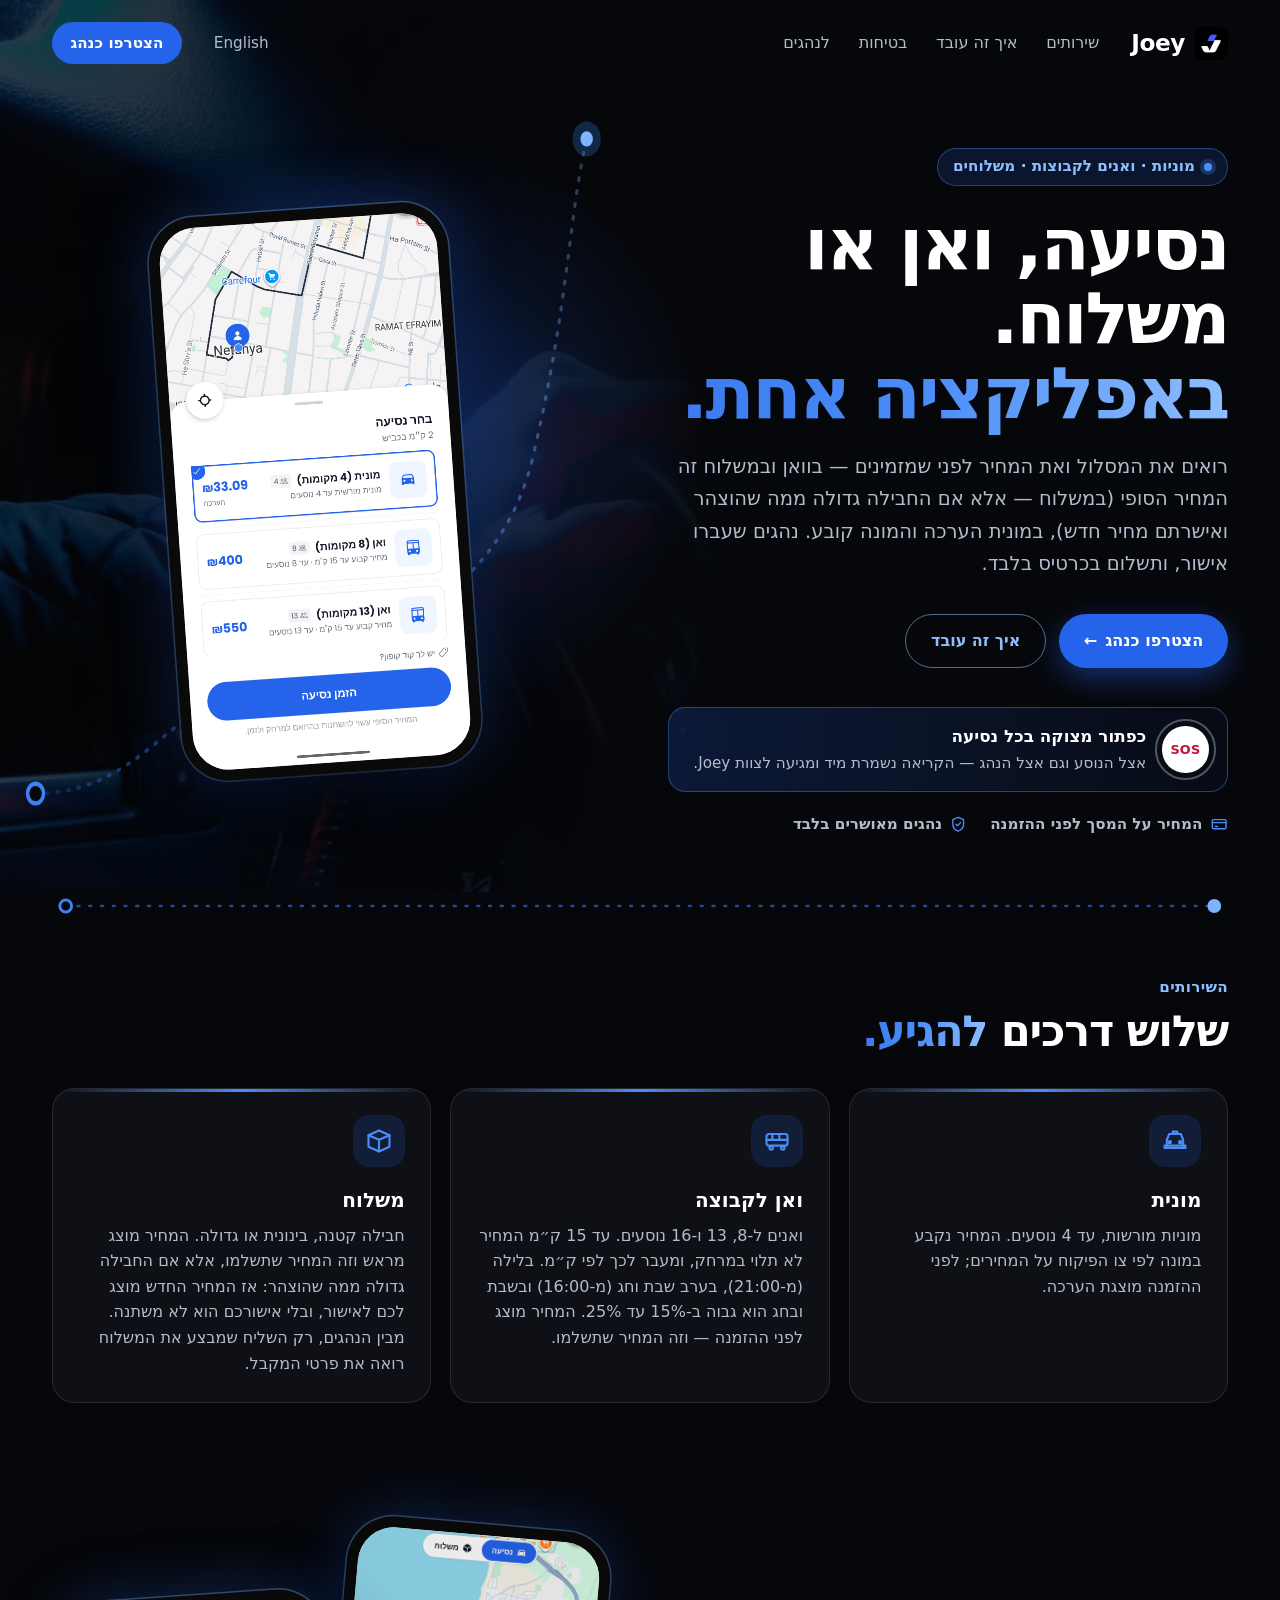
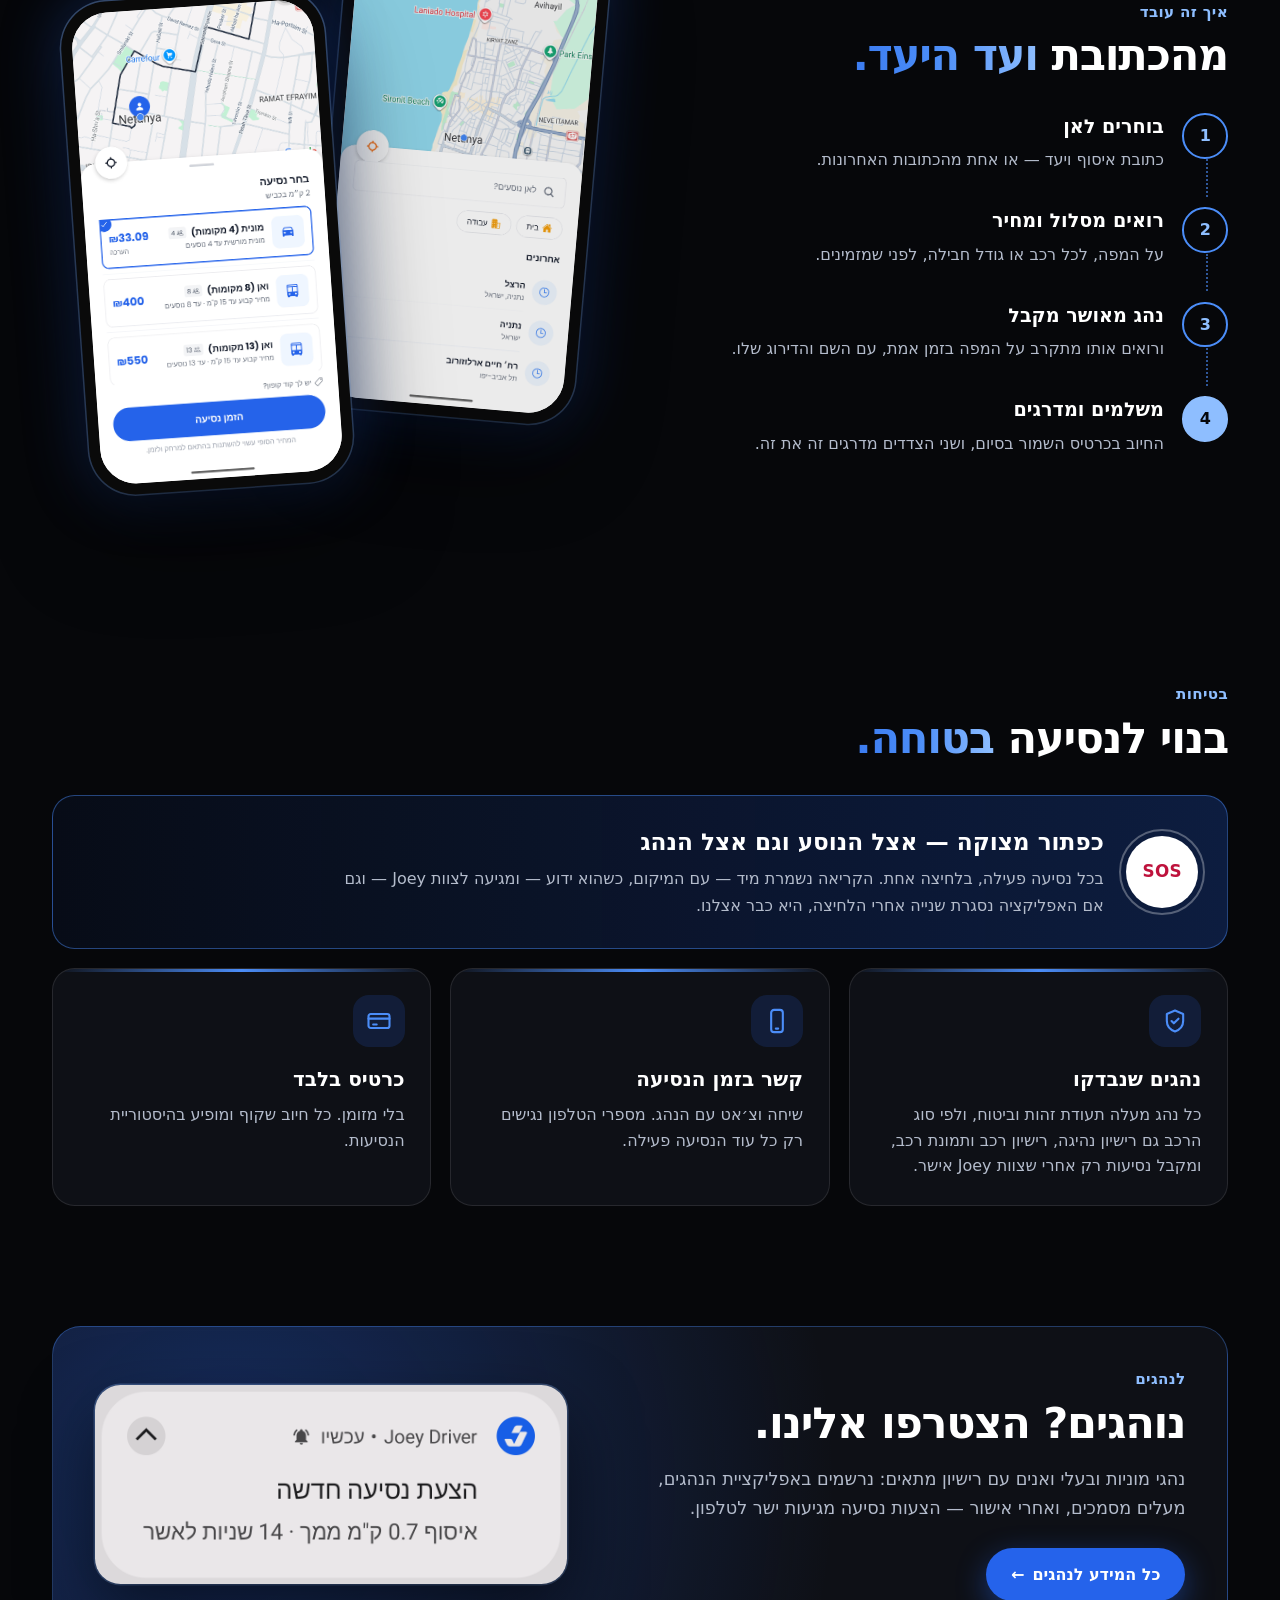
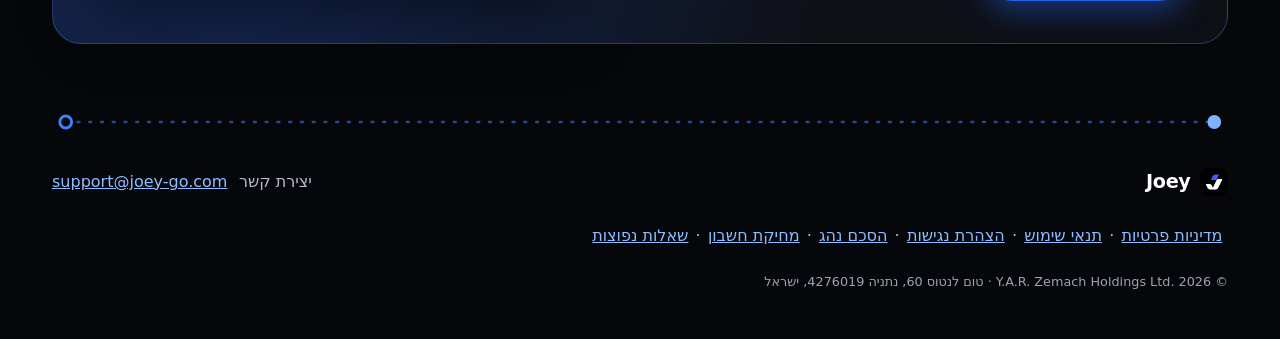
<file: index.html>
<!DOCTYPE html>
<html lang="he" dir="rtl">
<head>
<meta charset="utf-8">
<meta name="viewport" content="width=device-width, initial-scale=1">
<title>Joey — נסיעות, ואנים ומשלוחים בישראל</title>
<meta name="description" content="Joey היא אפליקציה להזמנת מוניות, ואנים לקבוצות ומשלוחים בישראל. המסלול והמחיר מוצגים לפני ההזמנה, והתשלום בכרטיס אשראי דרך האפליקציה.">
<meta name="theme-color" content="#06070A">
<link rel="icon" href="logo.png">
<link rel="canonical" href="https://joey-go.com/">
<link rel="alternate" hreflang="en" href="https://joey-go.com/en.html">
<link rel="stylesheet" href="home.css">
</head>
<body class="site">
<a class="skip" href="#main">דלג לתוכן הראשי</a>
<header class="topnav">
  <a class="brand" href="./"><img src="logo.png" alt="" width="34" height="34"> Joey</a>
  <nav class="links" aria-label="ניווט ראשי">
    <a href="#services">שירותים</a>
    <a href="#how">איך זה עובד</a>
    <a href="#safety">בטיחות</a>
    <a href="drivers.html">לנהגים</a>
  </nav>
  <span class="spacer"></span>
  <a class="lang" href="en.html" lang="en" dir="ltr" hreflang="en">English</a>
  <a class="btn btn-primary btn-sm" href="drivers.html">הצטרפו כנהג</a>
</header>
<main id="main" tabindex="-1">
<section class="hero">
  <div class="photo" role="img" aria-label="יד של נהג על ההגה בלילה"></div>
  <div class="fade"></div>
  <div class="glow"></div>
  <svg class="route" viewBox="0 0 1440 820" preserveAspectRatio="none" aria-hidden="true">
    <defs><linearGradient id="rg" x1="0" x2="1"><stop offset="0" stop-color="#3B82F6" stop-opacity=".15"/><stop offset=".5" stop-color="#3B82F6" stop-opacity=".9"/><stop offset="1" stop-color="#7DB3FF" stop-opacity=".3"/></linearGradient></defs>
    <path d="M40 730 C 160 730, 200 640, 300 620 S 560 560, 600 420 S 640 200, 660 130" fill="none" stroke="url(#rg)" stroke-width="3.5" stroke-dasharray="2 10" stroke-linecap="round"/>
    <circle cx="40" cy="730" r="9" fill="#06070A" stroke="#3B82F6" stroke-width="4"/>
    <g transform="translate(660 130)"><circle r="16" fill="rgba(59,130,246,.25)"/><circle r="7" fill="#7DB3FF"/></g>
  </svg>
  <div class="wrap hero-grid">
    <div>
      <span class="eyebrow"><i></i>מוניות · ואנים לקבוצות · משלוחים</span>
      <h1>נסיעה, ואן או משלוח.<br><span class="hl">באפליקציה אחת.</span></h1>
      <p class="lead">רואים את המסלול ואת המחיר לפני שמזמינים — בוואן ובמשלוח זה המחיר הסופי (במשלוח — אלא אם החבילה גדולה ממה שהוצהר ואישרתם מחיר חדש), במונית הערכה והמונה קובע. נהגים שעברו אישור, ותשלום בכרטיס בלבד.</p>
      <div class="ctas">
        <a class="btn btn-primary" href="drivers.html">הצטרפו כנהג <span aria-hidden="true">←</span></a>
        <a class="btn btn-ghost" href="#how">איך זה עובד</a>
      </div>
      <div class="sos">
        <div class="sos-icon" aria-hidden="true">SOS</div>
        <div><b>כפתור מצוקה בכל נסיעה</b><span>אצל הנוסע וגם אצל הנהג — הקריאה נשמרת מיד ומגיעה לצוות Joey.</span></div>
      </div>
      <ul class="facts">
        <li><svg viewBox="0 0 24 24" fill="none" stroke="currentColor" stroke-width="1.8" stroke-linecap="round" stroke-linejoin="round" aria-hidden="true"><rect x="3" y="6" width="18" height="12" rx="2"/><path d="M3 10h18M7 15h3"/></svg>המחיר על המסך לפני ההזמנה</li>
        <li><svg viewBox="0 0 24 24" fill="none" stroke="currentColor" stroke-width="1.8" stroke-linecap="round" stroke-linejoin="round" aria-hidden="true"><path d="M12 3l7 3v6c0 4.5-3 7.5-7 9-4-1.5-7-4.5-7-9V6z"/><path d="M9 12l2 2 4-4"/></svg>נהגים מאושרים בלבד</li>
      </ul>
    </div>
    <div class="phone-wrap"><div class="phone tilt"><div class="screen"><img src="home/app-choose-ride.jpg" alt="מסך בחירת הנסיעה באפליקציה: מסלול על המפה ומחיר לכל רכב" width="1080" height="2110" loading="lazy"></div></div></div>
  </div>
</section>

<div class="divider" aria-hidden="true"><svg viewBox="0 0 1200 28" preserveAspectRatio="none"><line x1="14" y1="14" x2="1186" y2="14" stroke="#3B82F6" stroke-opacity=".55" stroke-width="2.5" stroke-dasharray="2 10" stroke-linecap="round"/><circle cx="14" cy="14" r="6" fill="#06070A" stroke="#3B82F6" stroke-width="3"/><circle cx="1186" cy="14" r="7" fill="#7DB3FF"/></svg></div>

<section id="services" class="wrap section">
  <p class="kicker">השירותים</p>
  <h2>שלוש דרכים <span class="hl">להגיע.</span></h2>
  <ul class="cards cards-3">
    <li class="card"><div class="ic"><svg viewBox="0 0 24 24" fill="none" stroke="currentColor" stroke-width="1.8" stroke-linecap="round" stroke-linejoin="round" aria-hidden="true"><path d="M5 16v-5l2-5h10l2 5v5"/><path d="M3 16h18v2H3z"/><circle cx="7.5" cy="13" r="1"/><circle cx="16.5" cy="13" r="1"/><path d="M10 6V4h4v2"/></svg></div><h3>מונית</h3><p>מוניות מורשות, עד 4 נוסעים. המחיר נקבע במונה לפי צו הפיקוח על המחירים; לפני ההזמנה מוצגת הערכה.</p></li>
    <li class="card"><div class="ic"><svg viewBox="0 0 24 24" fill="none" stroke="currentColor" stroke-width="1.8" stroke-linecap="round" stroke-linejoin="round" aria-hidden="true"><rect x="3" y="6" width="18" height="10" rx="2"/><path d="M3 11h18M8 6v5M14 6v5"/><circle cx="7" cy="18" r="1.5"/><circle cx="17" cy="18" r="1.5"/></svg></div><h3>ואן לקבוצה</h3><p>ואנים ל-8, 13 ו-16 נוסעים. עד 15 ק״מ המחיר לא תלוי במרחק, ומעבר לכך לפי ק״מ. בלילה (מ-21:00), בערב שבת וחג (מ-16:00) ובשבת ובחג הוא גבוה ב-15% עד 25%. המחיר מוצג לפני ההזמנה — וזה המחיר שתשלמו.</p></li>
    <li class="card"><div class="ic"><svg viewBox="0 0 24 24" fill="none" stroke="currentColor" stroke-width="1.8" stroke-linecap="round" stroke-linejoin="round" aria-hidden="true"><path d="M3 7l9-4 9 4v10l-9 4-9-4z"/><path d="M3 7l9 4 9-4M12 11v10"/></svg></div><h3>משלוח</h3><p>חבילה קטנה, בינונית או גדולה. המחיר מוצג מראש וזה המחיר שתשלמו, אלא אם החבילה גדולה ממה שהוצהר: אז המחיר החדש מוצג לכם לאישור, ובלי אישורכם הוא לא משתנה. מבין הנהגים, רק השליח שמבצע את המשלוח רואה את פרטי המקבל.</p></li>
  </ul>
</section>

<section id="how" class="wrap section how">
  <div>
    <p class="kicker">איך זה עובד</p>
    <h2>מהכתובת <span class="hl">ועד היעד.</span></h2>
    <ol class="steps">
      <li><h3>בוחרים לאן</h3><p>כתובת איסוף ויעד — או אחת מהכתובות האחרונות.</p></li>
      <li><h3>רואים מסלול ומחיר</h3><p>על המפה, לכל רכב או גודל חבילה, לפני שמזמינים.</p></li>
      <li><h3>נהג מאושר מקבל</h3><p>ורואים אותו מתקרב על המפה בזמן אמת, עם השם והדירוג שלו.</p></li>
      <li><h3>משלמים ומדרגים</h3><p>החיוב בכרטיס השמור בסיום, ושני הצדדים מדרגים זה את זה.</p></li>
    </ol>
  </div>
  <div class="phone-pair">
    <div class="phone back"><div class="screen"><img src="home/app-home.jpg" alt="מסך הבית של אפליקציית Joey: מפה, בחירה בין נסיעה למשלוח, וכתובות אחרונות" width="1080" height="2110" loading="lazy"></div></div>
    <div class="phone front"><div class="screen"><img src="home/app-choose-ride.jpg" alt="מסך בחירת הנסיעה באפליקציה: מסלול על המפה ומחיר לכל רכב" width="1080" height="2110" loading="lazy"></div></div>
  </div>
</section>

<section id="safety" class="wrap section">
  <p class="kicker">בטיחות</p>
  <h2>בנוי לנסיעה <span class="hl">בטוחה.</span></h2>
  <div class="sos-big">
    <div class="sos-icon sos-icon-lg" aria-hidden="true">SOS</div>
    <div><h3>כפתור מצוקה — אצל הנוסע וגם אצל הנהג</h3><p>בכל נסיעה פעילה, בלחיצה אחת. הקריאה נשמרת מיד — עם המיקום, כשהוא ידוע — ומגיעה לצוות Joey — וגם אם האפליקציה נסגרת שנייה אחרי הלחיצה, היא כבר אצלנו.</p></div>
  </div>
  <ul class="cards cards-3">
    <li class="card"><div class="ic"><svg viewBox="0 0 24 24" fill="none" stroke="currentColor" stroke-width="1.8" stroke-linecap="round" stroke-linejoin="round" aria-hidden="true"><path d="M12 3l7 3v6c0 4.5-3 7.5-7 9-4-1.5-7-4.5-7-9V6z"/><path d="M9 12l2 2 4-4"/></svg></div><h3>נהגים שנבדקו</h3><p>כל נהג מעלה תעודת זהות וביטוח, ולפי סוג הרכב גם רישיון נהיגה, רישיון רכב ותמונת רכב, ומקבל נסיעות רק אחרי שצוות Joey אישר.</p></li>
    <li class="card"><div class="ic"><svg viewBox="0 0 24 24" fill="none" stroke="currentColor" stroke-width="1.8" stroke-linecap="round" stroke-linejoin="round" aria-hidden="true"><rect x="7" y="2.5" width="10" height="19" rx="2.5"/><path d="M11 18.5h2"/></svg></div><h3>קשר בזמן הנסיעה</h3><p>שיחה וצ׳אט עם הנהג. מספרי הטלפון נגישים רק כל עוד הנסיעה פעילה.</p></li>
    <li class="card"><div class="ic"><svg viewBox="0 0 24 24" fill="none" stroke="currentColor" stroke-width="1.8" stroke-linecap="round" stroke-linejoin="round" aria-hidden="true"><rect x="3" y="6" width="18" height="12" rx="2"/><path d="M3 10h18M7 15h3"/></svg></div><h3>כרטיס בלבד</h3><p>בלי מזומן. כל חיוב שקוף ומופיע בהיסטוריית הנסיעות.</p></li>
  </ul>
</section>

<section class="wrap section">
  <div class="band">
    <div>
      <p class="kicker">לנהגים</p>
      <h2>נוהגים? הצטרפו אלינו.</h2>
      <p class="band-body">נהגי מוניות ובעלי ואנים עם רישיון מתאים: נרשמים באפליקציית הנהגים, מעלים מסמכים, ואחרי אישור — הצעות נסיעה מגיעות ישר לטלפון.</p>
      <a class="btn btn-primary" href="drivers.html">כל המידע לנהגים <span aria-hidden="true">←</span></a>
    </div>
    <img class="push" src="home/offer-push.png" alt="התראת הצעת נסיעה בטלפון של נהג: &quot;הצעת נסיעה חדשה — איסוף 0.7 ק״מ ממך · 14 שניות לאשר&quot;" loading="lazy" width="1000" height="420" lang="he">
  </div>
</section>
</main>
<div class="divider" aria-hidden="true"><svg viewBox="0 0 1200 28" preserveAspectRatio="none"><line x1="14" y1="14" x2="1186" y2="14" stroke="#3B82F6" stroke-opacity=".55" stroke-width="2.5" stroke-dasharray="2 10" stroke-linecap="round"/><circle cx="14" cy="14" r="6" fill="#06070A" stroke="#3B82F6" stroke-width="3"/><circle cx="1186" cy="14" r="7" fill="#7DB3FF"/></svg></div>
<footer id="contact" class="site-footer">
  <div class="footer-top">
    <a class="brand" href="./"><img src="logo.png" alt="" width="28" height="28"> Joey</a>
    <p class="footer-contact"><span class="label">יצירת קשר</span> <a href="mailto:support@joey-go.com"><bdi dir="ltr">support@joey-go.com</bdi></a></p>
  </div>
  <p class="footer-docs"><a href="privacy.he.html">מדיניות פרטיות</a><span aria-hidden="true"> · </span><a href="terms.he.html">תנאי שימוש</a><span aria-hidden="true"> · </span><a href="accessibility.he.html">הצהרת נגישות</a><span aria-hidden="true"> · </span><a href="driver-agreement.html">הסכם נהג</a><span aria-hidden="true"> · </span><a href="delete-account.html">מחיקת חשבון</a><span aria-hidden="true"> · </span><a href="faq.html">שאלות נפוצות</a></p>
  <p class="footer-legal">&copy; 2026 <bdi lang="en" dir="ltr">Y.A.R. Zemach Holdings Ltd.</bdi> · טום לנטוס 60, נתניה 4276019, ישראל</p>
</footer>
</body>
</html>
</file>
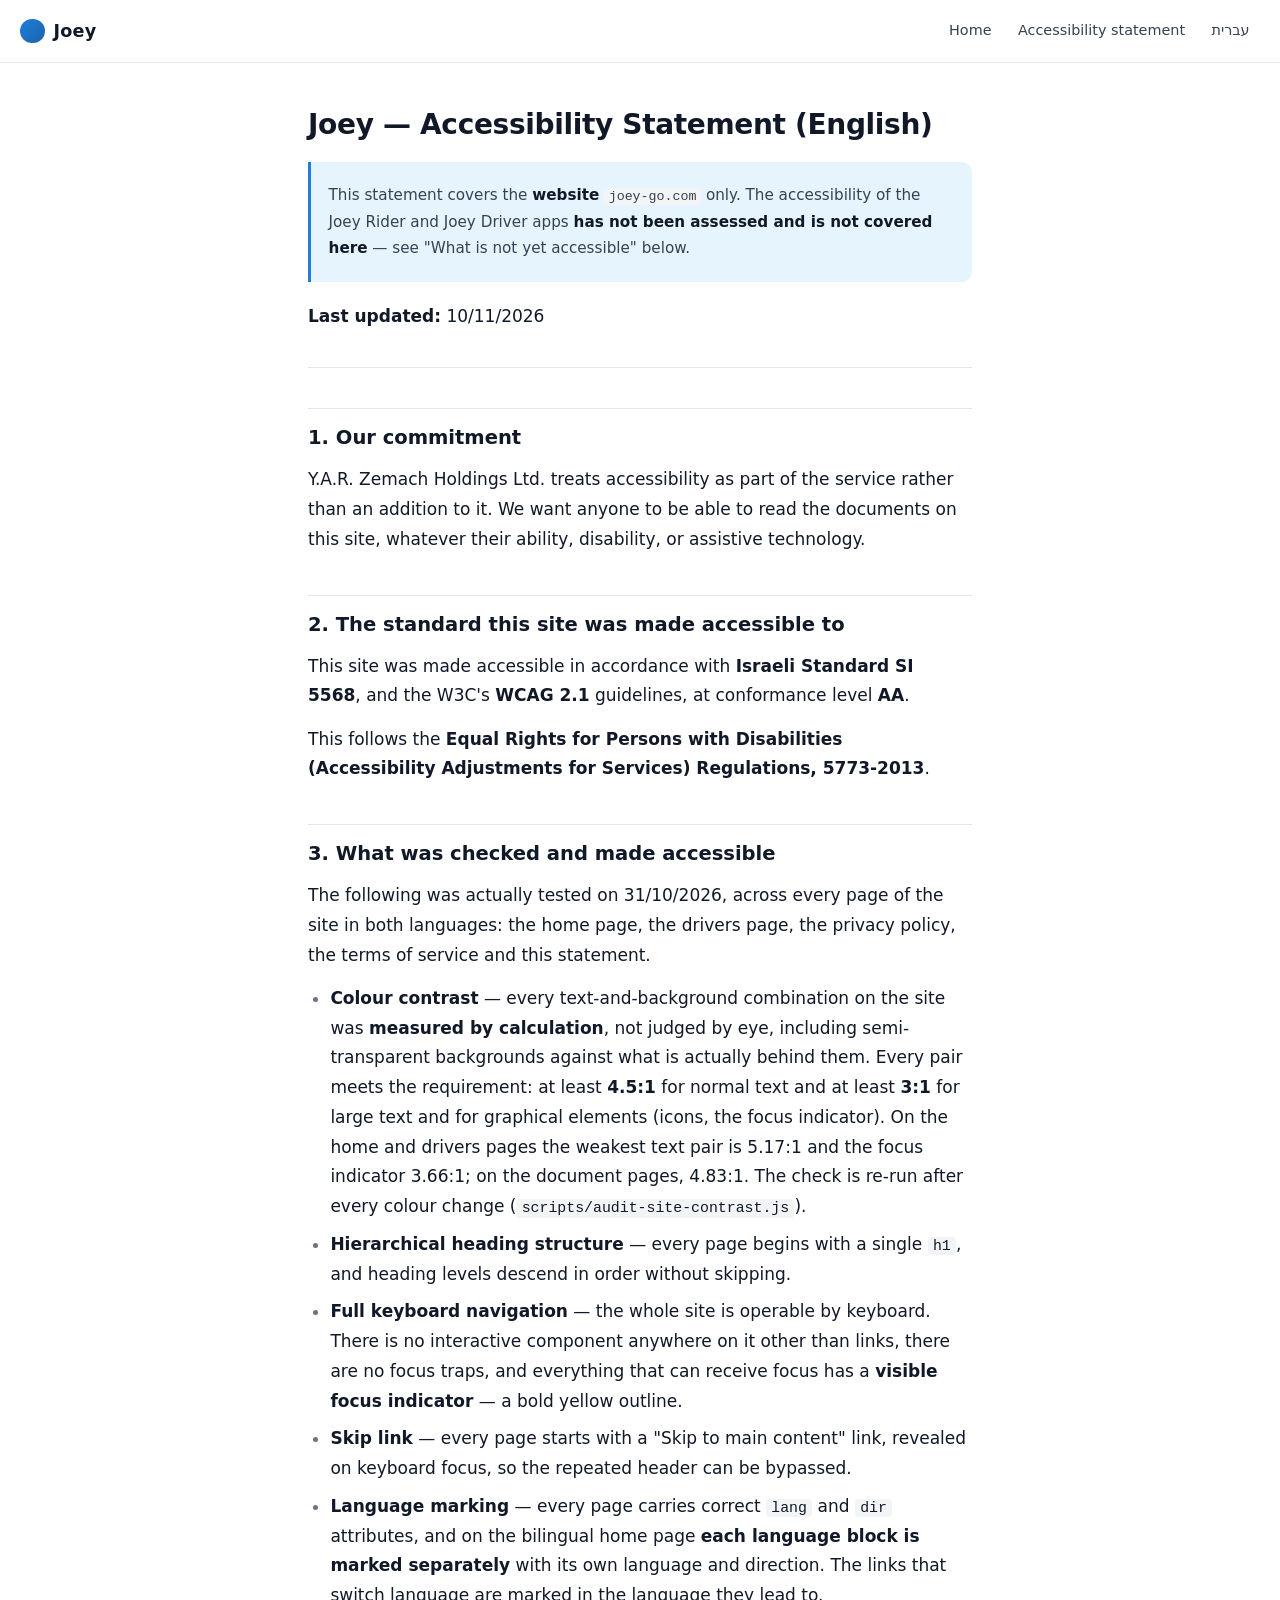
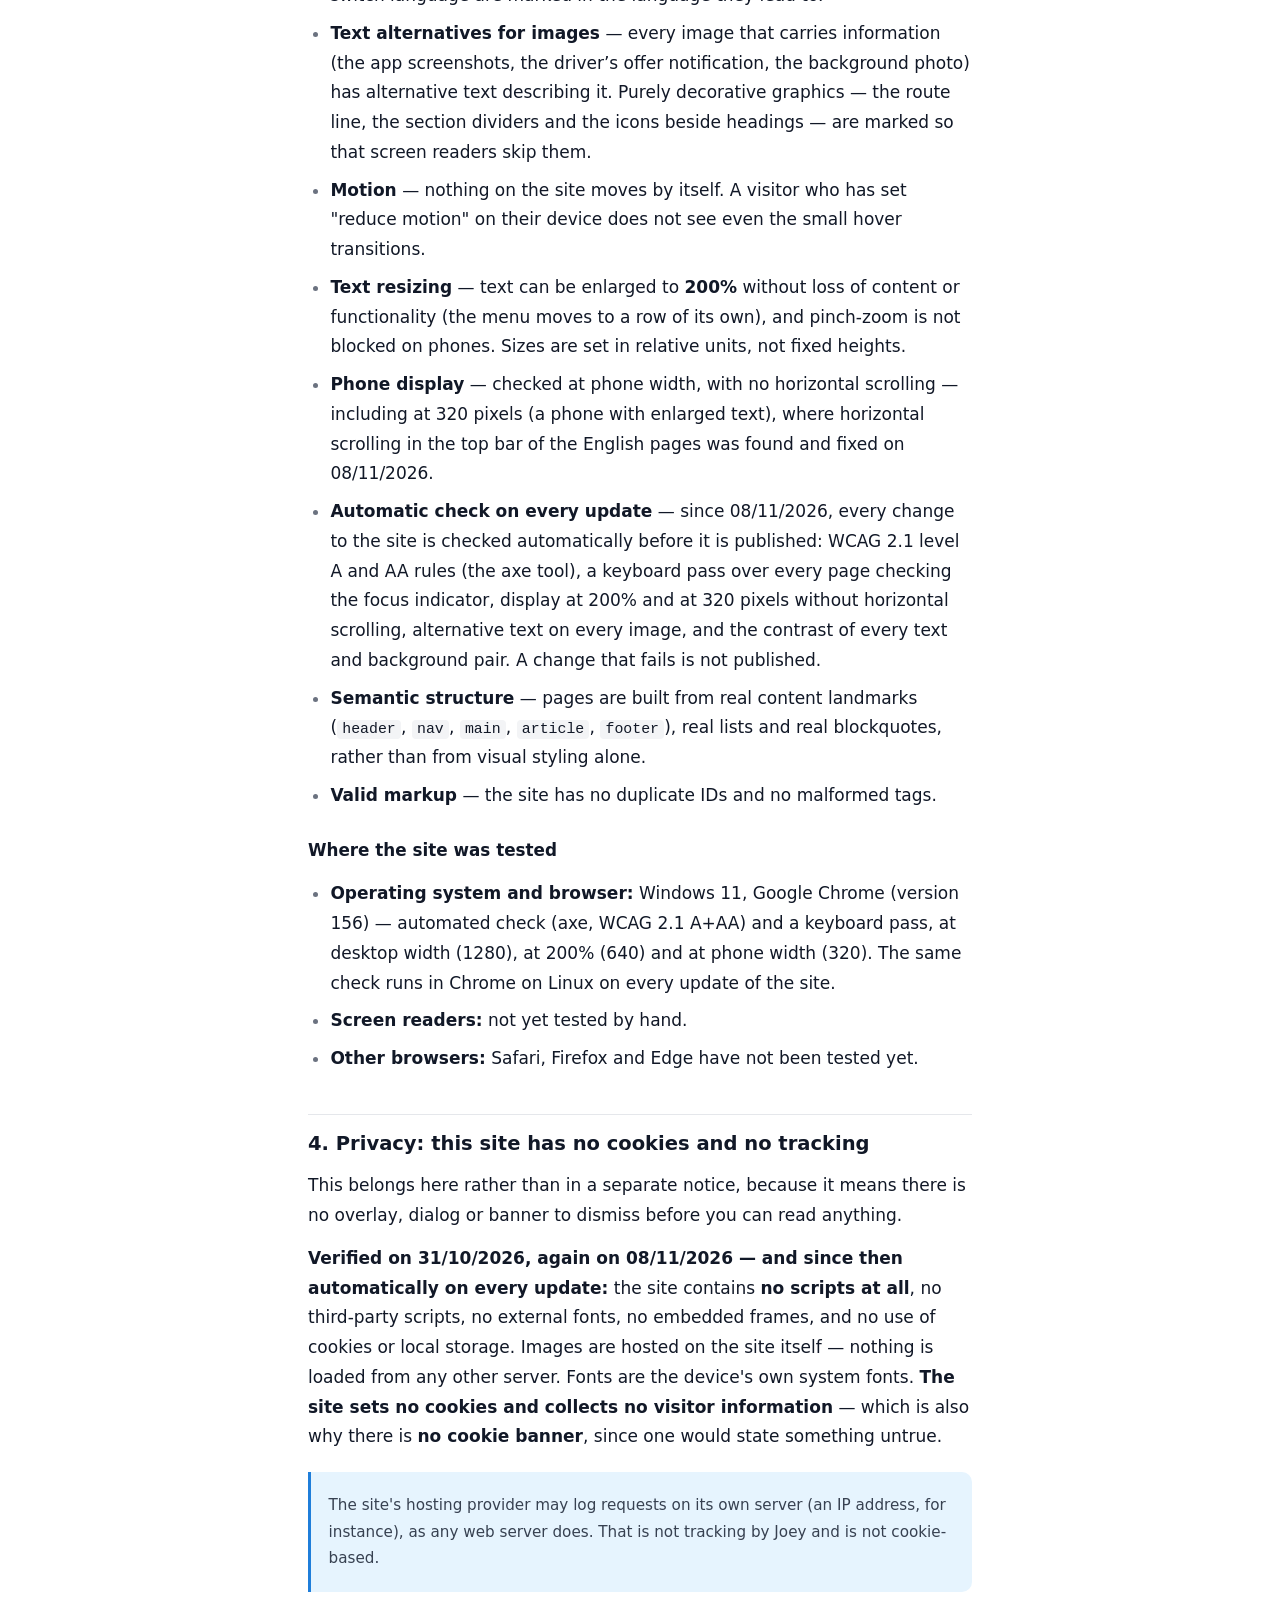
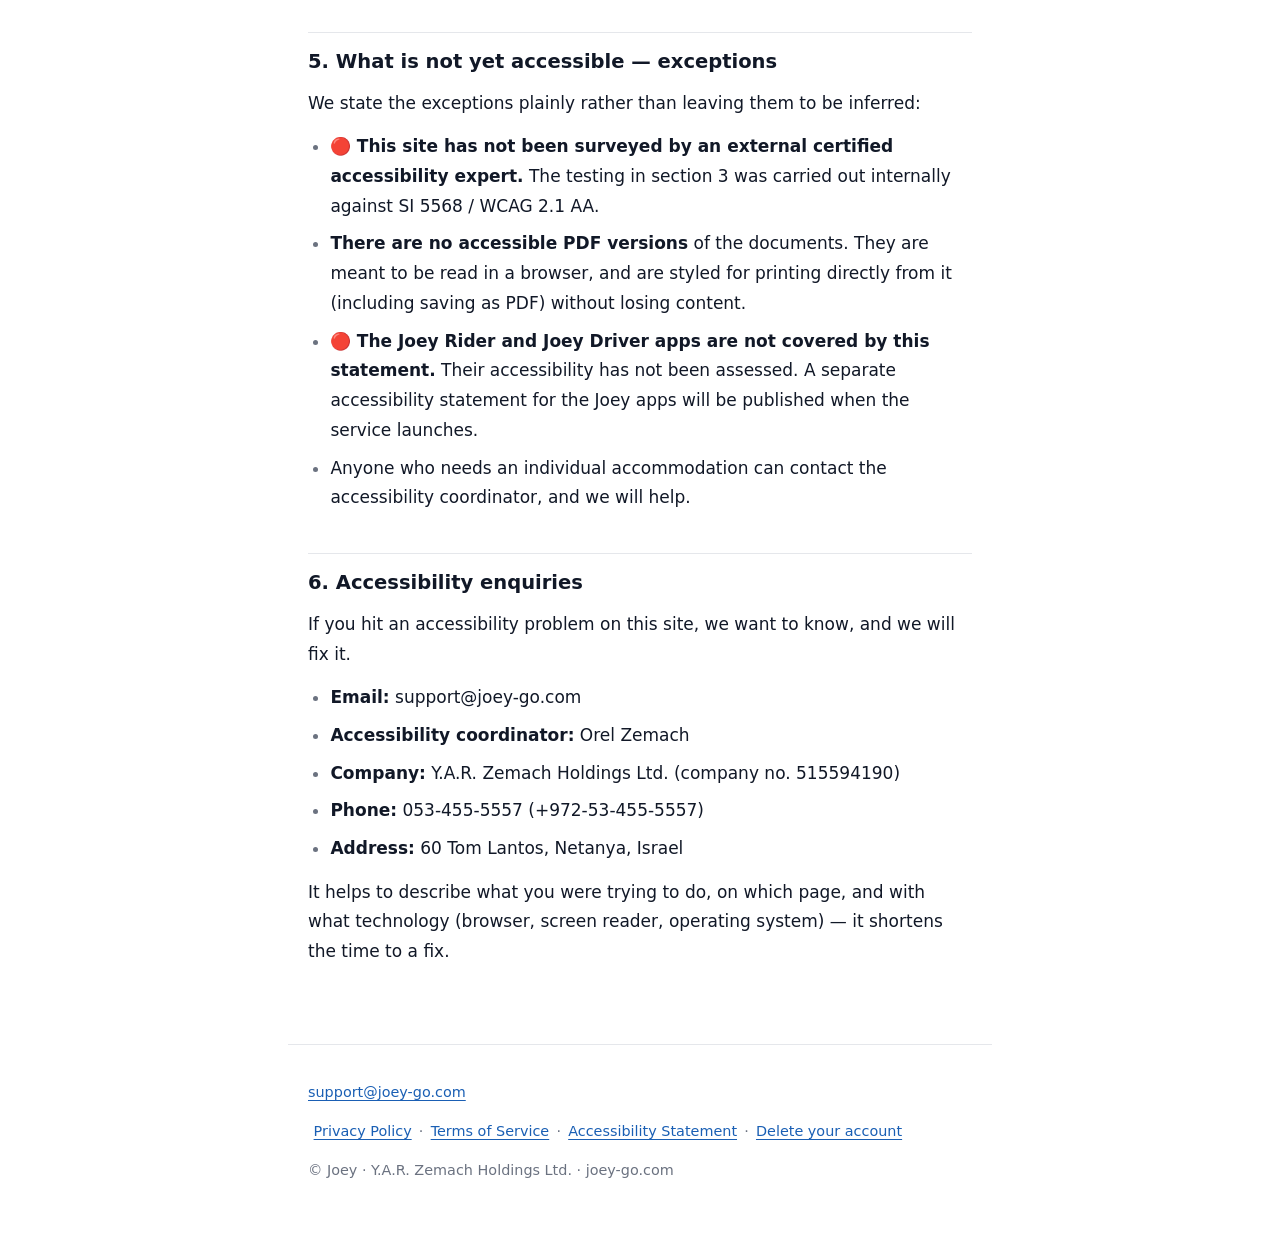
<file: accessibility.en.html>
<!DOCTYPE html>
<html lang="en" dir="ltr">
<head>
<meta charset="utf-8">
<meta name="viewport" content="width=device-width, initial-scale=1">
<title>Accessibility Statement · Joey</title>
<link rel="icon" href="logo.png">
<link rel="stylesheet" href="style.css">
</head>
<body>
<a class="skip" href="#main">Skip to main content</a>
<header class="bar">
  <a class="brand" href="en.html">Joey</a>
  <nav>
    <a href="en.html">Home</a>
    <a href="accessibility.en.html">Accessibility statement</a>
    <a href="accessibility.he.html" lang="he" dir="rtl" hreflang="he">עברית</a>
  </nav>
</header>

<main id="main" tabindex="-1">
  <article>
<h1>Joey — Accessibility Statement (English)</h1>
<blockquote><p>This statement covers the <strong>website</strong> <code>joey-go.com</code> only. The accessibility of the Joey Rider and Joey Driver apps <strong>has not been assessed and is not covered here</strong> — see &quot;What is not yet accessible&quot; below.</p></blockquote>
<p><strong>Last updated:</strong> 10/11/2026</p>
<hr>
<h2>1. Our commitment</h2>
<p>Y.A.R. Zemach Holdings Ltd. treats accessibility as part of the service rather than an addition to it. We want anyone to be able to read the documents on this site, whatever their ability, disability, or assistive technology.</p>
<h2>2. The standard this site was made accessible to</h2>
<p>This site was made accessible in accordance with <strong>Israeli Standard SI 5568</strong>, and the W3C's <strong>WCAG 2.1</strong> guidelines, at conformance level <strong>AA</strong>.</p>
<p>This follows the <strong>Equal Rights for Persons with Disabilities (Accessibility Adjustments for Services) Regulations, 5773-2013</strong>.</p>
<h2>3. What was checked and made accessible</h2>
<p>The following was actually tested on 31/10/2026, across every page of the site in both languages: the home page, the drivers page, the privacy policy, the terms of service and this statement.</p>
<ul>
<li><p><strong>Colour contrast</strong> — every text-and-background combination on the site was <strong>measured by calculation</strong>, not judged by eye, including semi-transparent backgrounds against what is actually behind them. Every pair meets the requirement: at least <strong>4.5:1</strong> for normal text and at least <strong>3:1</strong> for large text and for graphical elements (icons, the focus indicator). On the home and drivers pages the weakest text pair is 5.17:1 and the focus indicator 3.66:1; on the document pages, 4.83:1. The check is re-run after every colour change (<code>scripts/audit-site-contrast.js</code>).</p></li>
<li><p><strong>Hierarchical heading structure</strong> — every page begins with a single <code>h1</code>, and heading levels descend in order without skipping.</p></li>
<li><p><strong>Full keyboard navigation</strong> — the whole site is operable by keyboard. There is no interactive component anywhere on it other than links, there are no focus traps, and everything that can receive focus has a <strong>visible focus indicator</strong> — a bold yellow outline.</p></li>
<li><p><strong>Skip link</strong> — every page starts with a &quot;Skip to main content&quot; link, revealed on keyboard focus, so the repeated header can be bypassed.</p></li>
<li><p><strong>Language marking</strong> — every page carries correct <code>lang</code> and <code>dir</code> attributes, and on the bilingual home page <strong>each language block is marked separately</strong> with its own language and direction. The links that switch language are marked in the language they lead to.</p></li>
<li><p><strong>Text alternatives for images</strong> — every image that carries information (the app screenshots, the driver’s offer notification, the background photo) has alternative text describing it. Purely decorative graphics — the route line, the section dividers and the icons beside headings — are marked so that screen readers skip them.</p></li>
<li><p><strong>Motion</strong> — nothing on the site moves by itself. A visitor who has set &quot;reduce motion&quot; on their device does not see even the small hover transitions.</p></li>
<li><p><strong>Text resizing</strong> — text can be enlarged to <strong>200%</strong> without loss of content or functionality (the menu moves to a row of its own), and pinch-zoom is not blocked on phones. Sizes are set in relative units, not fixed heights.</p></li>
<li><p><strong>Phone display</strong> — checked at phone width, with no horizontal scrolling — including at 320 pixels (a phone with enlarged text), where horizontal scrolling in the top bar of the English pages was found and fixed on 08/11/2026.</p></li>
<li><p><strong>Automatic check on every update</strong> — since 08/11/2026, every change to the site is checked automatically before it is published: WCAG 2.1 level A and AA rules (the axe tool), a keyboard pass over every page checking the focus indicator, display at 200% and at 320 pixels without horizontal scrolling, alternative text on every image, and the contrast of every text and background pair. A change that fails is not published.</p></li>
<li><p><strong>Semantic structure</strong> — pages are built from real content landmarks (<code>header</code>, <code>nav</code>, <code>main</code>, <code>article</code>, <code>footer</code>), real lists and real blockquotes, rather than from visual styling alone.</p></li>
<li><p><strong>Valid markup</strong> — the site has no duplicate IDs and no malformed tags.</p></li>
</ul>
<h3>Where the site was tested</h3>
<ul>
<li><p><strong>Operating system and browser:</strong> Windows 11, Google Chrome (version 156) — automated check (axe, WCAG 2.1 A+AA) and a keyboard pass, at desktop width (1280), at 200% (640) and at phone width (320). The same check runs in Chrome on Linux on every update of the site.</p></li>
<li><p><strong>Screen readers:</strong> not yet tested by hand.</p></li>
<li><p><strong>Other browsers:</strong> Safari, Firefox and Edge have not been tested yet.</p></li>
</ul>
<h2>4. Privacy: this site has no cookies and no tracking</h2>
<p>This belongs here rather than in a separate notice, because it means there is no overlay, dialog or banner to dismiss before you can read anything.</p>
<p><strong>Verified on 31/10/2026, again on 08/11/2026 — and since then automatically on every update:</strong> the site contains <strong>no scripts at all</strong>, no third-party scripts, no external fonts, no embedded frames, and no use of cookies or local storage. Images are hosted on the site itself — nothing is loaded from any other server. Fonts are the device's own system fonts. <strong>The site sets no cookies and collects no visitor information</strong> — which is also why there is <strong>no cookie banner</strong>, since one would state something untrue.</p>
<blockquote><p>The site's hosting provider may log requests on its own server (an IP address, for instance), as any web server does. That is not tracking by Joey and is not cookie-based.</p></blockquote>
<h2>5. What is not yet accessible — exceptions</h2>
<p>We state the exceptions plainly rather than leaving them to be inferred:</p>
<ul>
<li><p>🔴 <strong>This site has not been surveyed by an external certified accessibility expert.</strong> The testing in section 3 was carried out internally against SI 5568 / WCAG 2.1 AA.</p></li>
<li><p><strong>There are no accessible PDF versions</strong> of the documents. They are meant to be read in a browser, and are styled for printing directly from it (including saving as PDF) without losing content.</p></li>
<li><p>🔴 <strong>The Joey Rider and Joey Driver apps are not covered by this statement.</strong> Their accessibility has not been assessed. A separate accessibility statement for the Joey apps will be published when the service launches.</p></li>
<li><p>Anyone who needs an individual accommodation can contact the accessibility coordinator, and we will help.</p></li>
</ul>
<h2>6. Accessibility enquiries</h2>
<p>If you hit an accessibility problem on this site, we want to know, and we will fix it.</p>
<ul>
<li><p><strong>Email:</strong> support@joey-go.com</p></li>
<li><p><strong>Accessibility coordinator:</strong> Orel Zemach</p></li>
<li><p><strong>Company:</strong> Y.A.R. Zemach Holdings Ltd. (company no. 515594190)</p></li>
<li><p><strong>Phone:</strong> 053-455-5557 (+972-53-455-5557)</p></li>
<li><p><strong>Address:</strong> 60 Tom Lantos, Netanya, Israel</p></li>
</ul>
<p>It helps to describe what you were trying to do, on which page, and with what technology (browser, screen reader, operating system) — it shortens the time to a fix.</p>
  </article>
</main>

<footer>
  <p><a href="mailto:support@joey-go.com">support@joey-go.com</a></p>
  <p class="footer-docs"><a href="privacy.en.html">Privacy Policy</a><span aria-hidden="true"> · </span><a href="terms.en.html">Terms of Service</a><span aria-hidden="true"> · </span><a href="accessibility.en.html">Accessibility Statement</a><span aria-hidden="true"> · </span><a href="delete-account.en.html">Delete your account</a></p>
  <p>&copy; Joey · <bdi lang="en" dir="ltr">Y.A.R. Zemach Holdings Ltd.</bdi> · joey-go.com</p>
</footer>
</body>
</html>
</file>
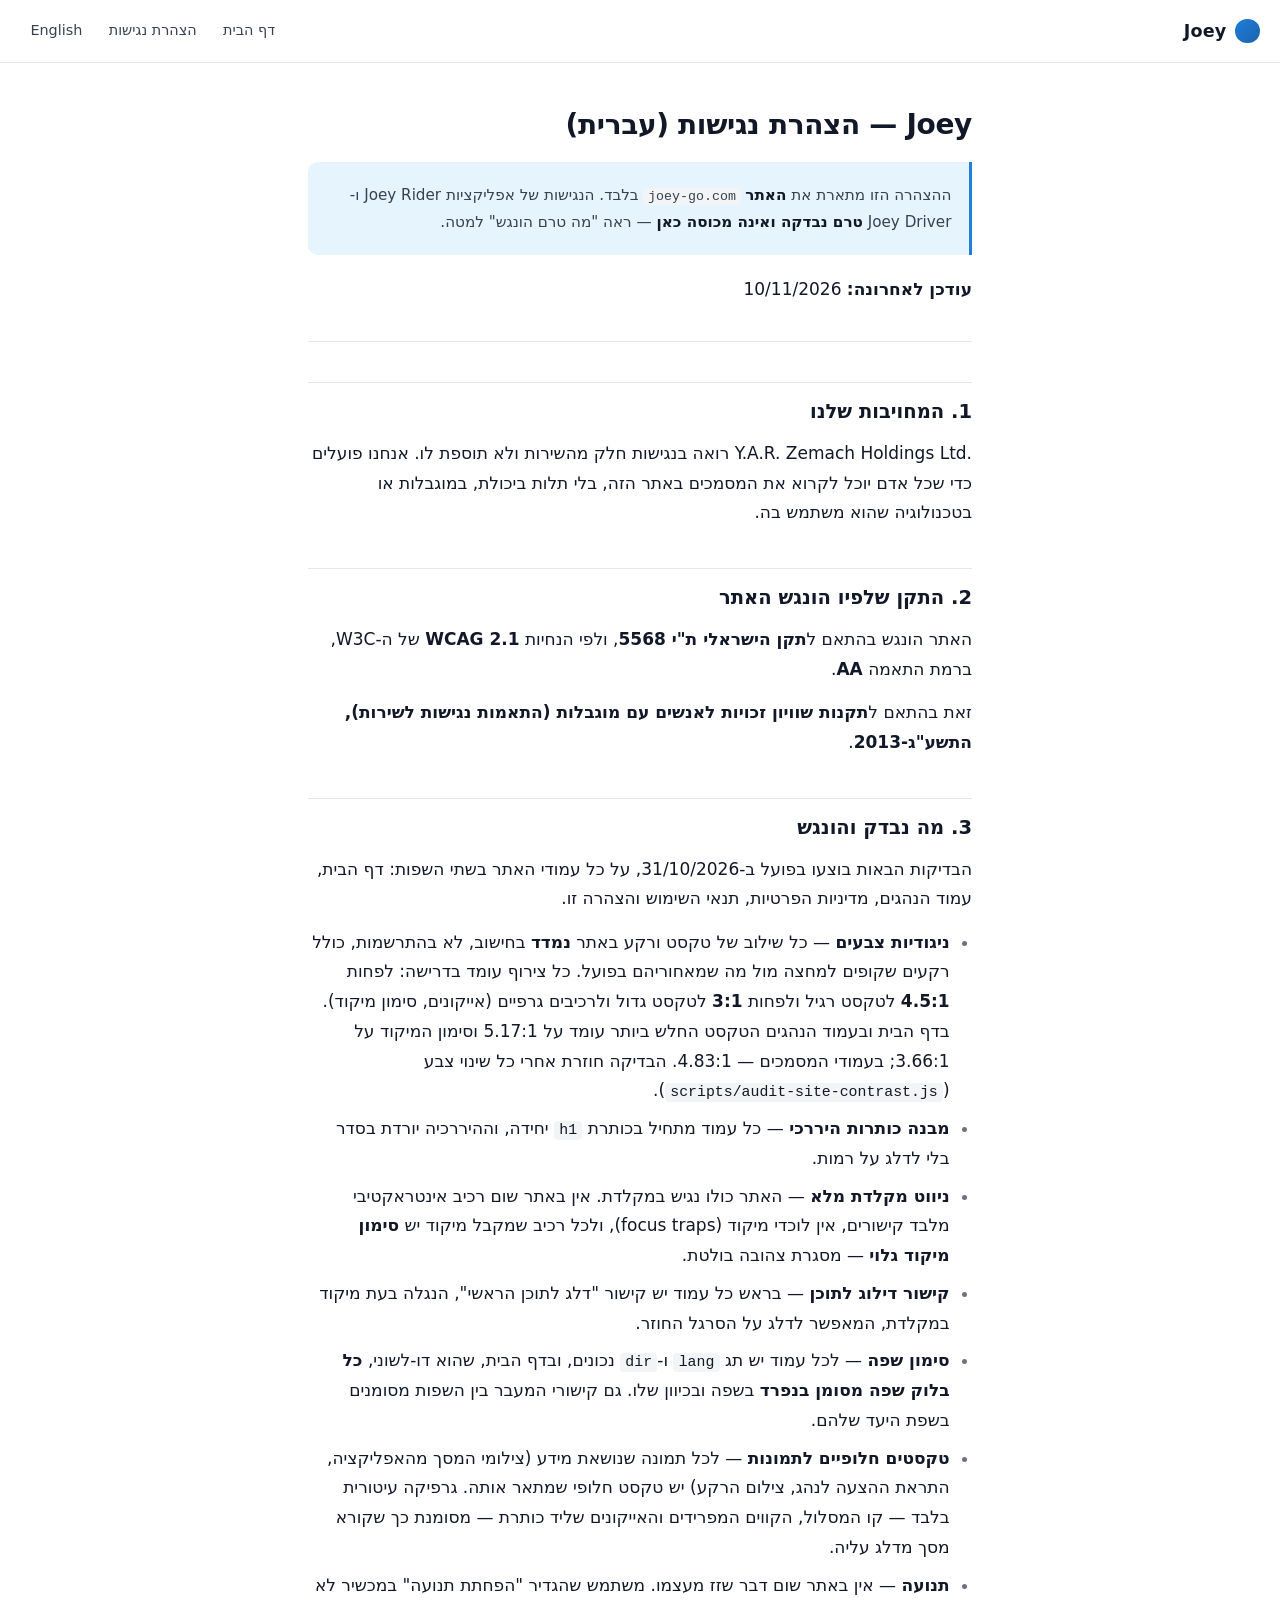
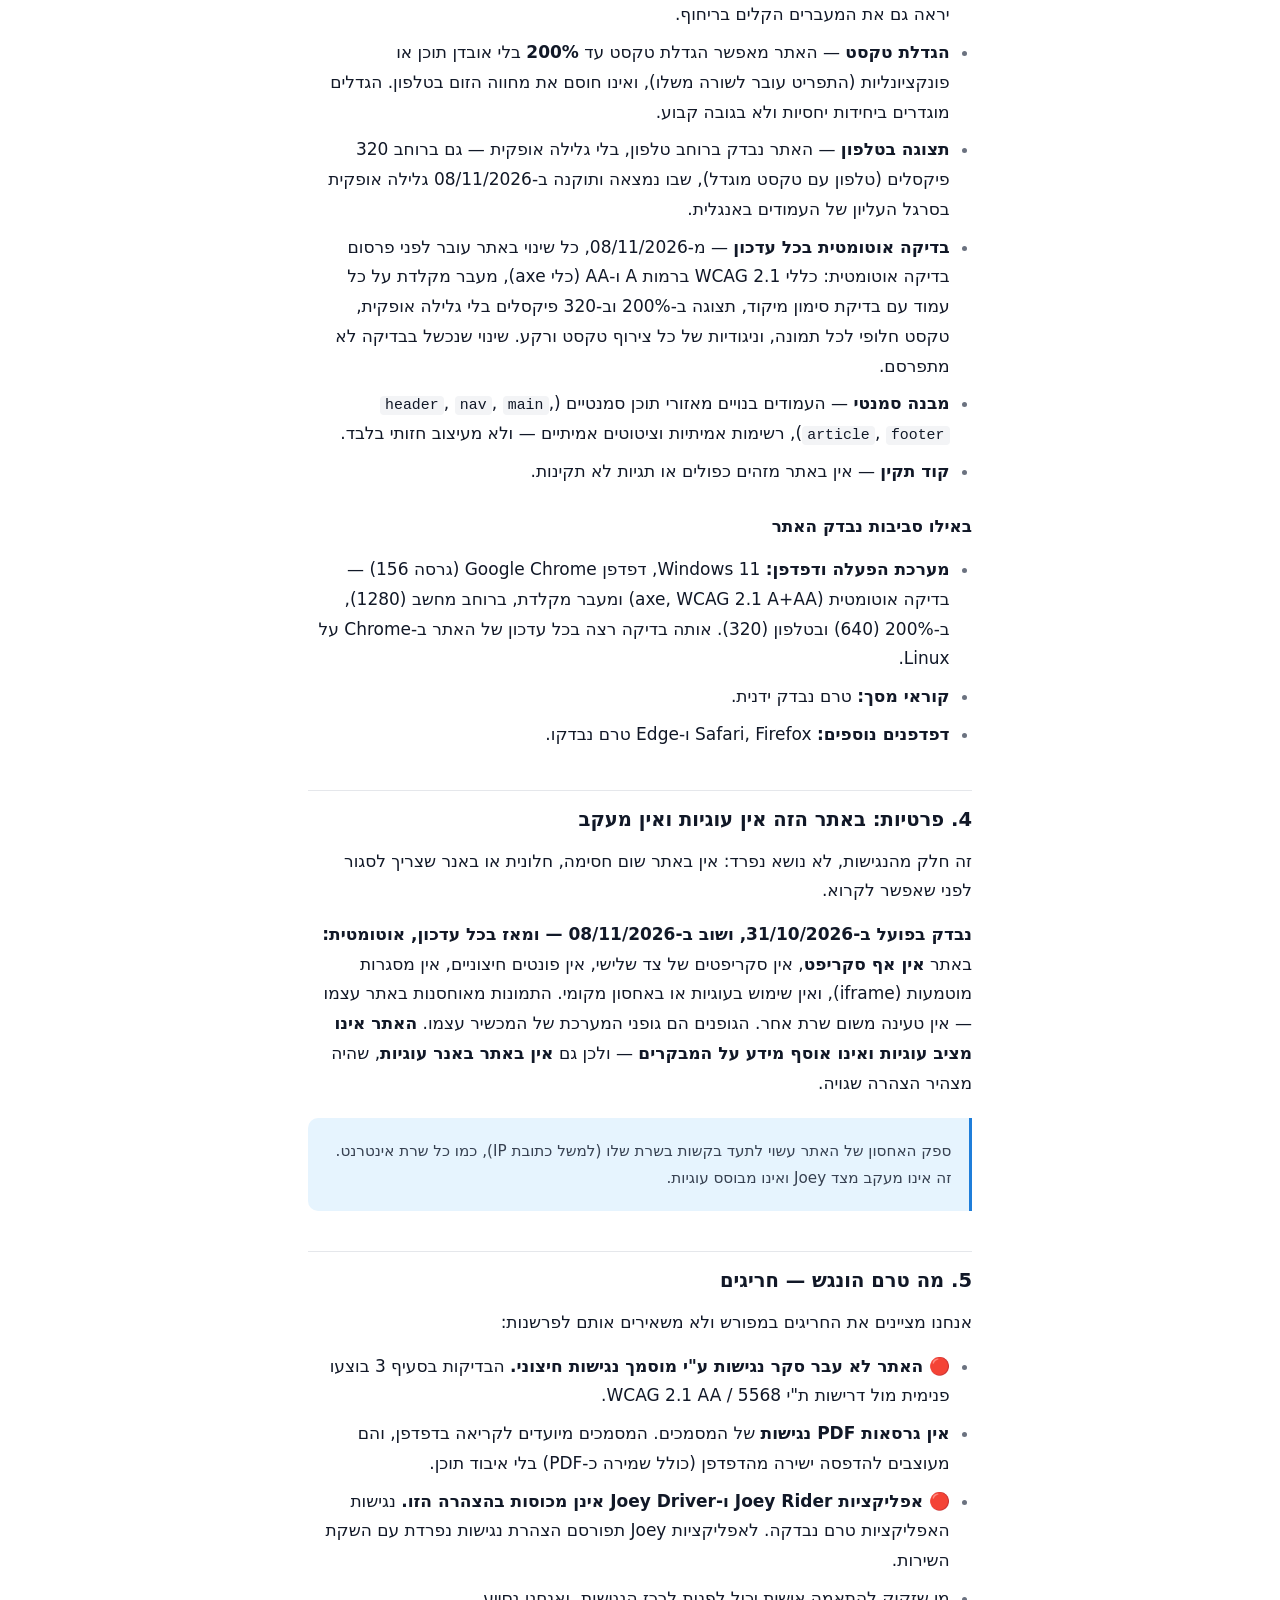
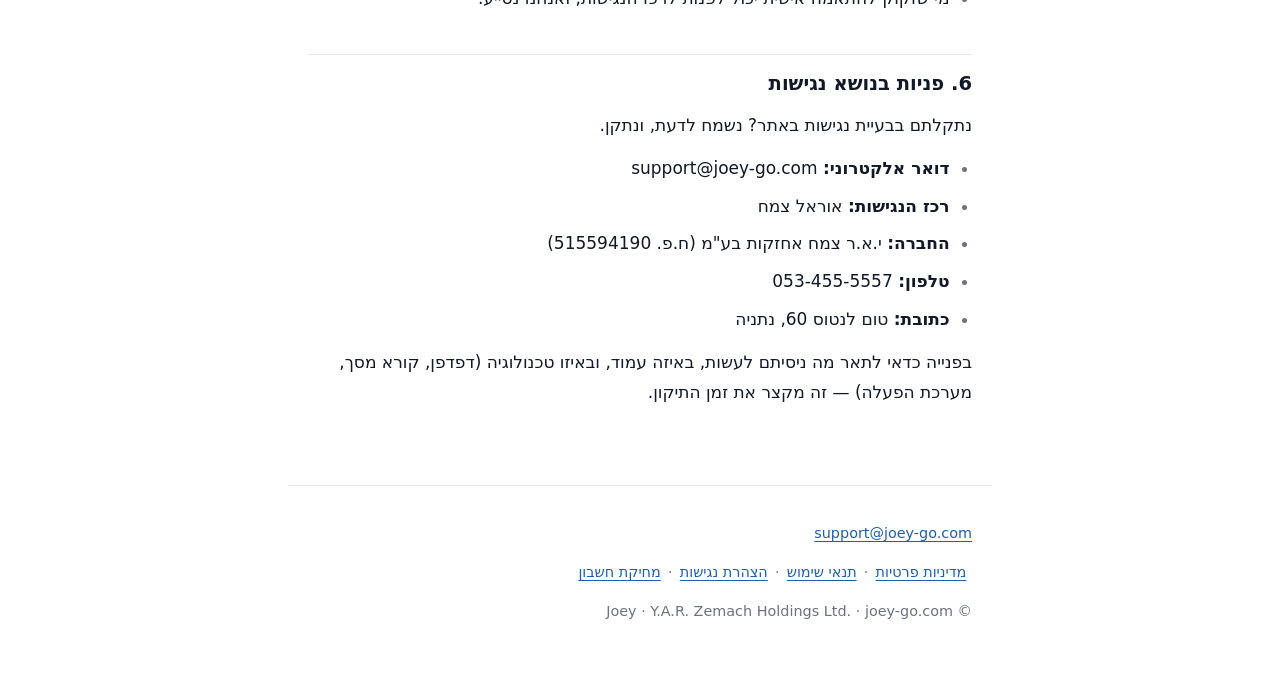
<file: accessibility.he.html>
<!DOCTYPE html>
<html lang="he" dir="rtl">
<head>
<meta charset="utf-8">
<meta name="viewport" content="width=device-width, initial-scale=1">
<title>הצהרת נגישות · Joey</title>
<link rel="icon" href="logo.png">
<link rel="stylesheet" href="style.css">
</head>
<body>
<a class="skip" href="#main">דלג לתוכן הראשי</a>
<header class="bar">
  <a class="brand" href="./">Joey</a>
  <nav>
    <a href="./">דף הבית</a>
    <a href="accessibility.he.html">הצהרת נגישות</a>
    <a href="accessibility.en.html" lang="en" dir="ltr" hreflang="en">English</a>
  </nav>
</header>

<main id="main" tabindex="-1">
  <article>
<h1>Joey — הצהרת נגישות (עברית)</h1>
<blockquote><p>ההצהרה הזו מתארת את <strong>האתר</strong> <code>joey-go.com</code> בלבד. הנגישות של אפליקציות Joey Rider ו-Joey Driver <strong>טרם נבדקה ואינה מכוסה כאן</strong> — ראה &quot;מה טרם הונגש&quot; למטה.</p></blockquote>
<p><strong>עודכן לאחרונה:</strong> 10/11/2026</p>
<hr>
<h2>1. המחויבות שלנו</h2>
<p>⁦Y.A.R. Zemach Holdings Ltd.⁩ רואה בנגישות חלק מהשירות ולא תוספת לו. אנחנו פועלים כדי שכל אדם יוכל לקרוא את המסמכים באתר הזה, בלי תלות ביכולת, במוגבלות או בטכנולוגיה שהוא משתמש בה.</p>
<h2>2. התקן שלפיו הונגש האתר</h2>
<p>האתר הונגש בהתאם ל<strong>תקן הישראלי ת&quot;י 5568</strong>, ולפי הנחיות <strong>WCAG 2.1</strong> של ה-W3C, ברמת התאמה <strong>AA</strong>.</p>
<p>זאת בהתאם ל<strong>תקנות שוויון זכויות לאנשים עם מוגבלות (התאמות נגישות לשירות), התשע&quot;ג-2013</strong>.</p>
<h2>3. מה נבדק והונגש</h2>
<p>הבדיקות הבאות בוצעו בפועל ב-31/10/2026, על כל עמודי האתר בשתי השפות: דף הבית, עמוד הנהגים, מדיניות הפרטיות, תנאי השימוש והצהרה זו.</p>
<ul>
<li><p><strong>ניגודיות צבעים</strong> — כל שילוב של טקסט ורקע באתר <strong>נמדד</strong> בחישוב, לא בהתרשמות, כולל רקעים שקופים למחצה מול מה שמאחוריהם בפועל. כל צירוף עומד בדרישה: לפחות <strong>4.5:1</strong> לטקסט רגיל ולפחות <strong>3:1</strong> לטקסט גדול ולרכיבים גרפיים (אייקונים, סימון מיקוד). בדף הבית ובעמוד הנהגים הטקסט החלש ביותר עומד על 5.17:1 וסימון המיקוד על 3.66:1; בעמודי המסמכים — 4.83:1. הבדיקה חוזרת אחרי כל שינוי צבע (<code>scripts/audit-site-contrast.js</code>).</p></li>
<li><p><strong>מבנה כותרות היררכי</strong> — כל עמוד מתחיל בכותרת <code>h1</code> יחידה, וההיררכיה יורדת בסדר בלי לדלג על רמות.</p></li>
<li><p><strong>ניווט מקלדת מלא</strong> — האתר כולו נגיש במקלדת. אין באתר שום רכיב אינטראקטיבי מלבד קישורים, אין לוכדי מיקוד (focus traps), ולכל רכיב שמקבל מיקוד יש <strong>סימון מיקוד גלוי</strong> — מסגרת צהובה בולטת.</p></li>
<li><p><strong>קישור דילוג לתוכן</strong> — בראש כל עמוד יש קישור &quot;דלג לתוכן הראשי&quot;, הנגלה בעת מיקוד במקלדת, המאפשר לדלג על הסרגל החוזר.</p></li>
<li><p><strong>סימון שפה</strong> — לכל עמוד יש תג <code>lang</code> ו-<code>dir</code> נכונים, ובדף הבית, שהוא דו-לשוני, <strong>כל בלוק שפה מסומן בנפרד</strong> בשפה ובכיוון שלו. גם קישורי המעבר בין השפות מסומנים בשפת היעד שלהם.</p></li>
<li><p><strong>טקסטים חלופיים לתמונות</strong> — לכל תמונה שנושאת מידע (צילומי המסך מהאפליקציה, התראת ההצעה לנהג, צילום הרקע) יש טקסט חלופי שמתאר אותה. גרפיקה עיטורית בלבד — קו המסלול, הקווים המפרידים והאייקונים שליד כותרת — מסומנת כך שקורא מסך מדלג עליה.</p></li>
<li><p><strong>תנועה</strong> — אין באתר שום דבר שזז מעצמו. משתמש שהגדיר &quot;הפחתת תנועה&quot; במכשיר לא יראה גם את המעברים הקלים בריחוף.</p></li>
<li><p><strong>הגדלת טקסט</strong> — האתר מאפשר הגדלת טקסט עד <strong>200%</strong> בלי אובדן תוכן או פונקציונליות (התפריט עובר לשורה משלו), ואינו חוסם את מחווה הזום בטלפון. הגדלים מוגדרים ביחידות יחסיות ולא בגובה קבוע.</p></li>
<li><p><strong>תצוגה בטלפון</strong> — האתר נבדק ברוחב טלפון, בלי גלילה אופקית — גם ברוחב 320 פיקסלים (טלפון עם טקסט מוגדל), שבו נמצאה ותוקנה ב-08/11/2026 גלילה אופקית בסרגל העליון של העמודים באנגלית.</p></li>
<li><p><strong>בדיקה אוטומטית בכל עדכון</strong> — מ-08/11/2026, כל שינוי באתר עובר לפני פרסום בדיקה אוטומטית: כללי WCAG 2.1 ברמות A ו-AA (כלי axe), מעבר מקלדת על כל עמוד עם בדיקת סימון מיקוד, תצוגה ב-200% וב-320 פיקסלים בלי גלילה אופקית, טקסט חלופי לכל תמונה, וניגודיות של כל צירוף טקסט ורקע. שינוי שנכשל בבדיקה לא מתפרסם.</p></li>
<li><p><strong>מבנה סמנטי</strong> — העמודים בנויים מאזורי תוכן סמנטיים (<code>header</code>, <code>nav</code>, <code>main</code>, <code>article</code>, <code>footer</code>), רשימות אמיתיות וציטוטים אמיתיים — ולא מעיצוב חזותי בלבד.</p></li>
<li><p><strong>קוד תקין</strong> — אין באתר מזהים כפולים או תגיות לא תקינות.</p></li>
</ul>
<h3>באילו סביבות נבדק האתר</h3>
<ul>
<li><p><strong>מערכת הפעלה ודפדפן:</strong> Windows 11, דפדפן Google Chrome (גרסה 156) — בדיקה אוטומטית (axe, WCAG 2.1 A+AA) ומעבר מקלדת, ברוחב מחשב (1280), ב-200% (640) ובטלפון (320). אותה בדיקה רצה בכל עדכון של האתר ב-Chrome על Linux.</p></li>
<li><p><strong>קוראי מסך:</strong> טרם נבדק ידנית.</p></li>
<li><p><strong>דפדפנים נוספים:</strong> Safari, Firefox ו-Edge טרם נבדקו.</p></li>
</ul>
<h2>4. פרטיות: באתר הזה אין עוגיות ואין מעקב</h2>
<p>זה חלק מהנגישות, לא נושא נפרד: אין באתר שום חסימה, חלונית או באנר שצריך לסגור לפני שאפשר לקרוא.</p>
<p><strong>נבדק בפועל ב-31/10/2026, ושוב ב-08/11/2026 — ומאז בכל עדכון, אוטומטית:</strong> באתר <strong>אין אף סקריפט</strong>, אין סקריפטים של צד שלישי, אין פונטים חיצוניים, אין מסגרות מוטמעות (iframe), ואין שימוש בעוגיות או באחסון מקומי. התמונות מאוחסנות באתר עצמו — אין טעינה משום שרת אחר. הגופנים הם גופני המערכת של המכשיר עצמו. <strong>האתר אינו מציב עוגיות ואינו אוסף מידע על המבקרים</strong> — ולכן גם <strong>אין באתר באנר עוגיות</strong>, שהיה מצהיר הצהרה שגויה.</p>
<blockquote><p>ספק האחסון של האתר עשוי לתעד בקשות בשרת שלו (למשל כתובת IP), כמו כל שרת אינטרנט. זה אינו מעקב מצד Joey ואינו מבוסס עוגיות.</p></blockquote>
<h2>5. מה טרם הונגש — חריגים</h2>
<p>אנחנו מציינים את החריגים במפורש ולא משאירים אותם לפרשנות:</p>
<ul>
<li><p>🔴 <strong>האתר לא עבר סקר נגישות ע&quot;י מוסמך נגישות חיצוני.</strong> הבדיקות בסעיף 3 בוצעו פנימית מול דרישות ת&quot;י 5568 / WCAG 2.1 AA.</p></li>
<li><p><strong>אין גרסאות PDF נגישות</strong> של המסמכים. המסמכים מיועדים לקריאה בדפדפן, והם מעוצבים להדפסה ישירה מהדפדפן (כולל שמירה כ-PDF) בלי איבוד תוכן.</p></li>
<li><p>🔴 <strong>אפליקציות Joey Rider ו-Joey Driver אינן מכוסות בהצהרה הזו.</strong> נגישות האפליקציות טרם נבדקה. לאפליקציות Joey תפורסם הצהרת נגישות נפרדת עם השקת השירות.</p></li>
<li><p>מי שזקוק להתאמה אישית יכול לפנות לרכז הנגישות, ואנחנו נסייע.</p></li>
</ul>
<h2>6. פניות בנושא נגישות</h2>
<p>נתקלתם בבעיית נגישות באתר? נשמח לדעת, ונתקן.</p>
<ul>
<li><p><strong>דואר אלקטרוני:</strong> support@joey-go.com</p></li>
<li><p><strong>רכז הנגישות:</strong> אוראל צמח</p></li>
<li><p><strong>החברה:</strong> י.א.ר צמח אחזקות בע&quot;מ (ח.פ. 515594190)</p></li>
<li><p><strong>טלפון:</strong> ⁦053-455-5557⁩</p></li>
<li><p><strong>כתובת:</strong> טום לנטוס 60, נתניה</p></li>
</ul>
<p>בפנייה כדאי לתאר מה ניסיתם לעשות, באיזה עמוד, ובאיזו טכנולוגיה (דפדפן, קורא מסך, מערכת הפעלה) — זה מקצר את זמן התיקון.</p>
  </article>
</main>

<footer>
  <p><a href="mailto:support@joey-go.com">support@joey-go.com</a></p>
  <p class="footer-docs"><a href="privacy.he.html">מדיניות פרטיות</a><span aria-hidden="true"> · </span><a href="terms.he.html">תנאי שימוש</a><span aria-hidden="true"> · </span><a href="accessibility.he.html">הצהרת נגישות</a><span aria-hidden="true"> · </span><a href="delete-account.html">מחיקת חשבון</a></p>
  <p>&copy; Joey · <bdi lang="en" dir="ltr">Y.A.R. Zemach Holdings Ltd.</bdi> · joey-go.com</p>
</footer>
</body>
</html>
</file>
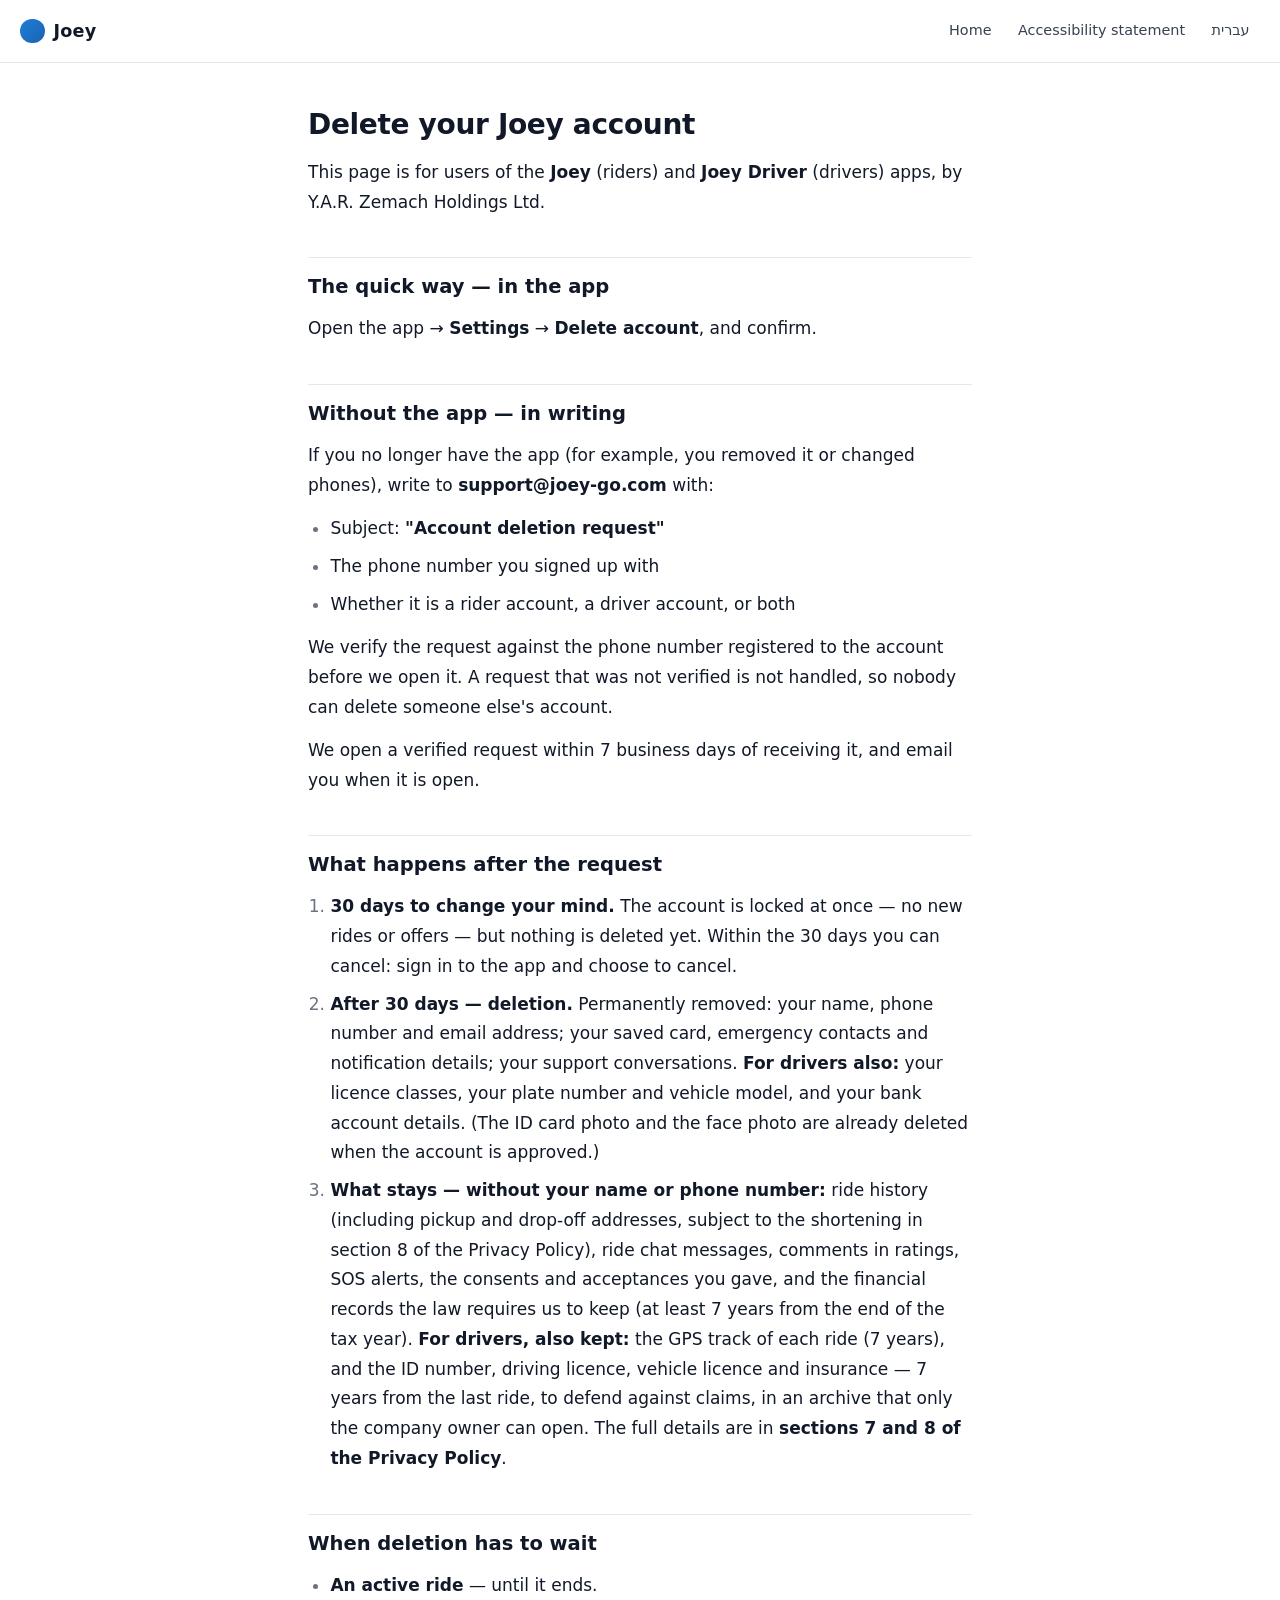
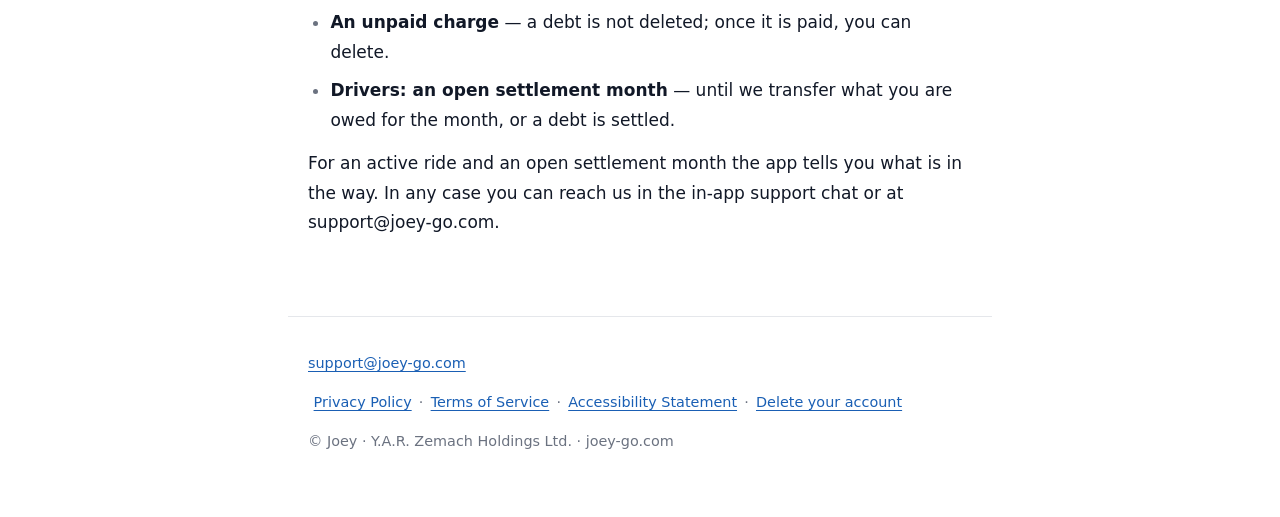
<file: delete-account.en.html>
<!DOCTYPE html>
<html lang="en" dir="ltr">
<head>
<meta charset="utf-8">
<meta name="viewport" content="width=device-width, initial-scale=1">
<title>Delete your account · Joey</title>
<link rel="icon" href="logo.png">
<link rel="stylesheet" href="style.css">
</head>
<body>
<a class="skip" href="#main">Skip to main content</a>
<header class="bar">
  <a class="brand" href="en.html">Joey</a>
  <nav>
    <a href="en.html">Home</a>
    <a href="accessibility.en.html">Accessibility statement</a>
    <a href="delete-account.html" lang="he" dir="rtl" hreflang="he">עברית</a>
  </nav>
</header>

<main id="main" tabindex="-1">
  <article>
<h1>Delete your Joey account</h1>
<p>This page is for users of the <strong>Joey</strong> (riders) and <strong>Joey Driver</strong> (drivers) apps, by Y.A.R. Zemach Holdings Ltd.</p>
<h2>The quick way — in the app</h2>
<p>Open the app → <strong>Settings</strong> → <strong>Delete account</strong>, and confirm.</p>
<h2>Without the app — in writing</h2>
<p>If you no longer have the app (for example, you removed it or changed phones), write to <strong>support@joey-go.com</strong> with:</p>
<ul>
<li><p>Subject: <strong>&quot;Account deletion request&quot;</strong></p></li>
<li><p>The phone number you signed up with</p></li>
<li><p>Whether it is a rider account, a driver account, or both</p></li>
</ul>
<p>We verify the request against the phone number registered to the account before we open it. A request that was not verified is not handled, so nobody can delete someone else's account.</p>
<p>We open a verified request within 7 business days of receiving it, and email you when it is open.</p>
<h2>What happens after the request</h2>
<ol>
<li><p><strong>30 days to change your mind.</strong> The account is locked at once — no new rides or offers — but nothing is deleted yet. Within the 30 days you can cancel: sign in to the app and choose to cancel.</p></li>
<li><p><strong>After 30 days — deletion.</strong> Permanently removed: your name, phone number and email address; your saved card, emergency contacts and notification details; your support conversations. <strong>For drivers also:</strong> your licence classes, your plate number and vehicle model, and your bank account details. (The ID card photo and the face photo are already deleted when the account is approved.)</p></li>
<li><p><strong>What stays — without your name or phone number:</strong> ride history (including pickup and drop-off addresses, subject to the shortening in section 8 of the Privacy Policy), ride chat messages, comments in ratings, SOS alerts, the consents and acceptances you gave, and the financial records the law requires us to keep (at least 7 years from the end of the tax year). <strong>For drivers, also kept:</strong> the GPS track of each ride (7 years), and the ID number, driving licence, vehicle licence and insurance — 7 years from the last ride, to defend against claims, in an archive that only the company owner can open. The full details are in <strong>sections 7 and 8 of the Privacy Policy</strong>.</p></li>
</ol>
<h2>When deletion has to wait</h2>
<ul>
<li><p><strong>An active ride</strong> — until it ends.</p></li>
<li><p><strong>An unpaid charge</strong> — a debt is not deleted; once it is paid, you can delete.</p></li>
<li><p><strong>Drivers: an open settlement month</strong> — until we transfer what you are owed for the month, or a debt is settled.</p></li>
</ul>
<p>For an active ride and an open settlement month the app tells you what is in the way. In any case you can reach us in the in-app support chat or at support@joey-go.com.</p>
  </article>
</main>

<footer>
  <p><a href="mailto:support@joey-go.com">support@joey-go.com</a></p>
  <p class="footer-docs"><a href="privacy.en.html">Privacy Policy</a><span aria-hidden="true"> · </span><a href="terms.en.html">Terms of Service</a><span aria-hidden="true"> · </span><a href="accessibility.en.html">Accessibility Statement</a><span aria-hidden="true"> · </span><a href="delete-account.en.html">Delete your account</a></p>
  <p>&copy; Joey · <bdi lang="en" dir="ltr">Y.A.R. Zemach Holdings Ltd.</bdi> · joey-go.com</p>
</footer>
</body>
</html>
</file>
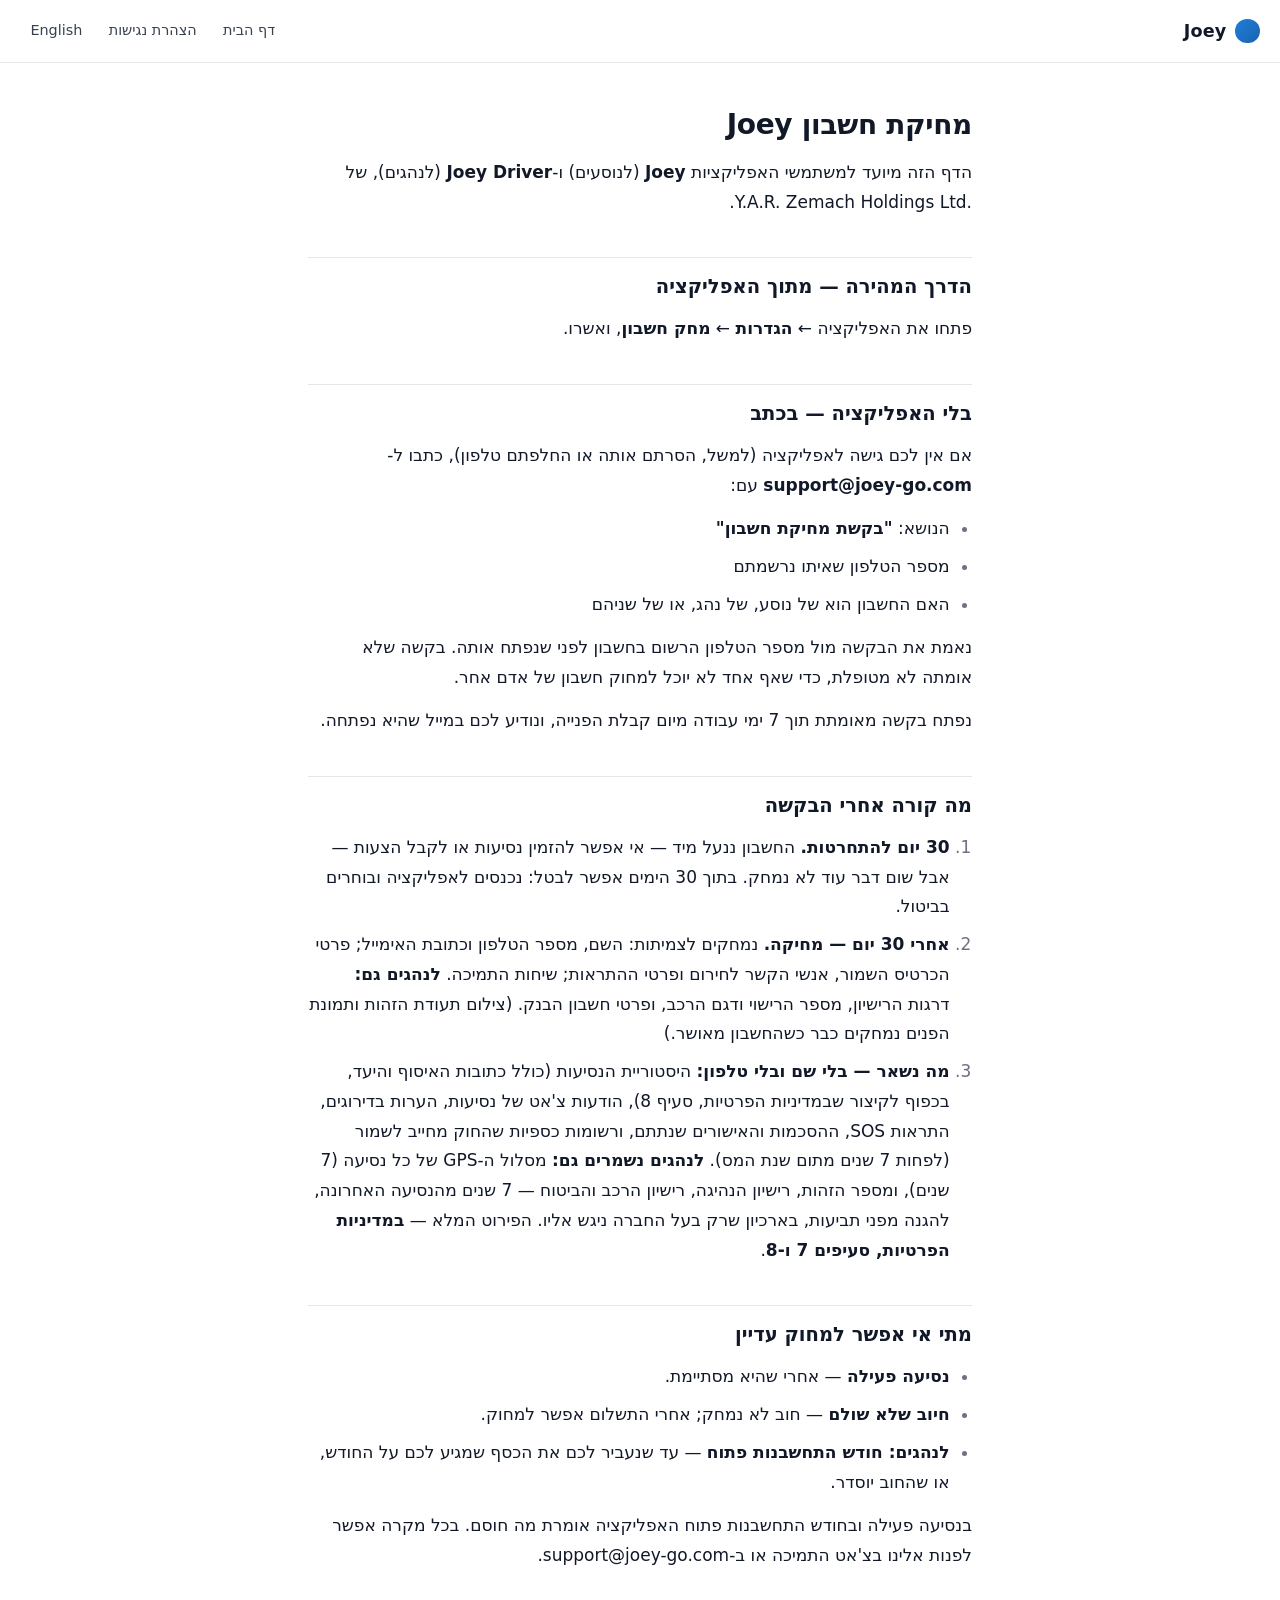
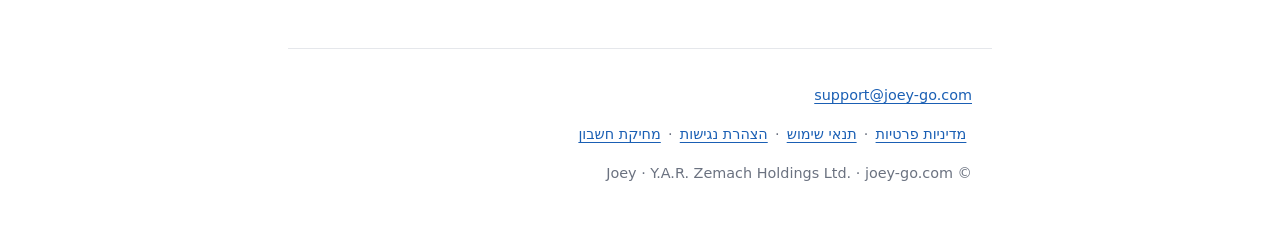
<file: delete-account.html>
<!DOCTYPE html>
<html lang="he" dir="rtl">
<head>
<meta charset="utf-8">
<meta name="viewport" content="width=device-width, initial-scale=1">
<title>מחיקת חשבון · Joey</title>
<link rel="icon" href="logo.png">
<link rel="stylesheet" href="style.css">
</head>
<body>
<a class="skip" href="#main">דלג לתוכן הראשי</a>
<header class="bar">
  <a class="brand" href="./">Joey</a>
  <nav>
    <a href="./">דף הבית</a>
    <a href="accessibility.he.html">הצהרת נגישות</a>
    <a href="delete-account.en.html" lang="en" dir="ltr" hreflang="en">English</a>
  </nav>
</header>

<main id="main" tabindex="-1">
  <article>
<h1>מחיקת חשבון Joey</h1>
<p>הדף הזה מיועד למשתמשי האפליקציות <strong>Joey</strong> (לנוסעים) ו-<strong>Joey Driver</strong> (לנהגים), של ‏⁦Y.A.R. Zemach Holdings Ltd.⁩.</p>
<h2>הדרך המהירה — מתוך האפליקציה</h2>
<p>פתחו את האפליקציה ← <strong>הגדרות</strong> ← <strong>מחק חשבון</strong>, ואשרו.</p>
<h2>בלי האפליקציה — בכתב</h2>
<p>אם אין לכם גישה לאפליקציה (למשל, הסרתם אותה או החלפתם טלפון), כתבו ל-<strong>support@joey-go.com</strong> עם:</p>
<ul>
<li><p>הנושא: <strong>&quot;בקשת מחיקת חשבון&quot;</strong></p></li>
<li><p>מספר הטלפון שאיתו נרשמתם</p></li>
<li><p>האם החשבון הוא של נוסע, של נהג, או של שניהם</p></li>
</ul>
<p>נאמת את הבקשה מול מספר הטלפון הרשום בחשבון לפני שנפתח אותה. בקשה שלא אומתה לא מטופלת, כדי שאף אחד לא יוכל למחוק חשבון של אדם אחר.</p>
<p>נפתח בקשה מאומתת תוך 7 ימי עבודה מיום קבלת הפנייה, ונודיע לכם במייל שהיא נפתחה.</p>
<h2>מה קורה אחרי הבקשה</h2>
<ol>
<li><p><strong>30 יום להתחרטות.</strong> החשבון ננעל מיד — אי אפשר להזמין נסיעות או לקבל הצעות — אבל שום דבר עוד לא נמחק. בתוך 30 הימים אפשר לבטל: נכנסים לאפליקציה ובוחרים בביטול.</p></li>
<li><p><strong>אחרי 30 יום — מחיקה.</strong> נמחקים לצמיתות: השם, מספר הטלפון וכתובת האימייל; פרטי הכרטיס השמור, אנשי הקשר לחירום ופרטי ההתראות; שיחות התמיכה. <strong>לנהגים גם:</strong> דרגות הרישיון, מספר הרישוי ודגם הרכב, ופרטי חשבון הבנק. (צילום תעודת הזהות ותמונת הפנים נמחקים כבר כשהחשבון מאושר.)</p></li>
<li><p><strong>מה נשאר — בלי שם ובלי טלפון:</strong> היסטוריית הנסיעות (כולל כתובות האיסוף והיעד, בכפוף לקיצור שבמדיניות הפרטיות, סעיף 8), הודעות צ'אט של נסיעות, הערות בדירוגים, התראות SOS, ההסכמות והאישורים שנתתם, ורשומות כספיות שהחוק מחייב לשמור (לפחות 7 שנים מתום שנת המס). <strong>לנהגים נשמרים גם:</strong> מסלול ה-GPS של כל נסיעה (7 שנים), ומספר הזהות, רישיון הנהיגה, רישיון הרכב והביטוח — 7 שנים מהנסיעה האחרונה, להגנה מפני תביעות, בארכיון שרק בעל החברה ניגש אליו. הפירוט המלא — <strong>במדיניות הפרטיות, סעיפים 7 ו-8</strong>.</p></li>
</ol>
<h2>מתי אי אפשר למחוק עדיין</h2>
<ul>
<li><p><strong>נסיעה פעילה</strong> — אחרי שהיא מסתיימת.</p></li>
<li><p><strong>חיוב שלא שולם</strong> — חוב לא נמחק; אחרי התשלום אפשר למחוק.</p></li>
<li><p><strong>לנהגים: חודש התחשבנות פתוח</strong> — עד שנעביר לכם את הכסף שמגיע לכם על החודש, או שהחוב יוסדר.</p></li>
</ul>
<p>בנסיעה פעילה ובחודש התחשבנות פתוח האפליקציה אומרת מה חוסם. בכל מקרה אפשר לפנות אלינו בצ'אט התמיכה או ב-support@joey-go.com.</p>
  </article>
</main>

<footer>
  <p><a href="mailto:support@joey-go.com">support@joey-go.com</a></p>
  <p class="footer-docs"><a href="privacy.he.html">מדיניות פרטיות</a><span aria-hidden="true"> · </span><a href="terms.he.html">תנאי שימוש</a><span aria-hidden="true"> · </span><a href="accessibility.he.html">הצהרת נגישות</a><span aria-hidden="true"> · </span><a href="delete-account.html">מחיקת חשבון</a></p>
  <p>&copy; Joey · <bdi lang="en" dir="ltr">Y.A.R. Zemach Holdings Ltd.</bdi> · joey-go.com</p>
</footer>
</body>
</html>
</file>
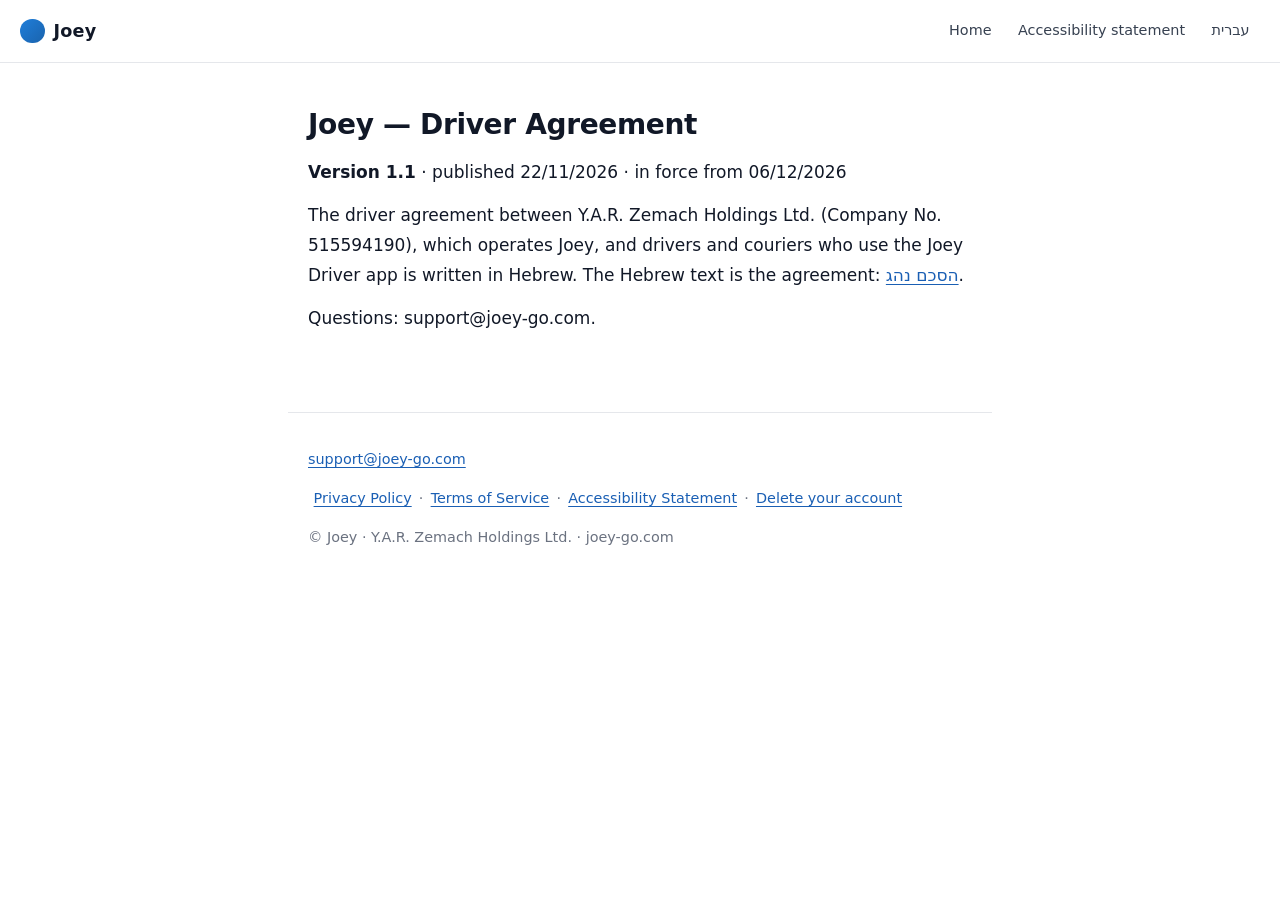
<file: driver-agreement.en.html>
<!DOCTYPE html>
<html lang="en" dir="ltr">
<head>
<meta charset="utf-8">
<meta name="viewport" content="width=device-width, initial-scale=1">
<title>Driver Agreement · Joey</title>
<link rel="icon" href="logo.png">
<link rel="stylesheet" href="style.css">
</head>
<body>
<a class="skip" href="#main">Skip to main content</a>
<header class="bar">
  <a class="brand" href="en.html">Joey</a>
  <nav>
    <a href="en.html">Home</a>
    <a href="accessibility.en.html">Accessibility statement</a>
    <a href="driver-agreement.html" lang="he" dir="rtl" hreflang="he">עברית</a>
  </nav>
</header>

<main id="main" tabindex="-1">
  <article>
<h1>Joey — Driver Agreement</h1>
<p><strong>Version 1.1</strong> · published 22/11/2026 · in force from 06/12/2026</p>
<p>The driver agreement between Y.A.R. Zemach Holdings Ltd. (Company No. 515594190), which operates Joey, and drivers and couriers who use the Joey Driver app is written in Hebrew. The Hebrew text is the agreement: <a href="driver-agreement.html">הסכם נהג</a>.</p>
<p>Questions: support@joey-go.com.</p>
  </article>
</main>

<footer>
  <p><a href="mailto:support@joey-go.com">support@joey-go.com</a></p>
  <p class="footer-docs"><a href="privacy.en.html">Privacy Policy</a><span aria-hidden="true"> · </span><a href="terms.en.html">Terms of Service</a><span aria-hidden="true"> · </span><a href="accessibility.en.html">Accessibility Statement</a><span aria-hidden="true"> · </span><a href="delete-account.en.html">Delete your account</a></p>
  <p>&copy; Joey · <bdi lang="en" dir="ltr">Y.A.R. Zemach Holdings Ltd.</bdi> · joey-go.com</p>
</footer>
</body>
</html>
</file>
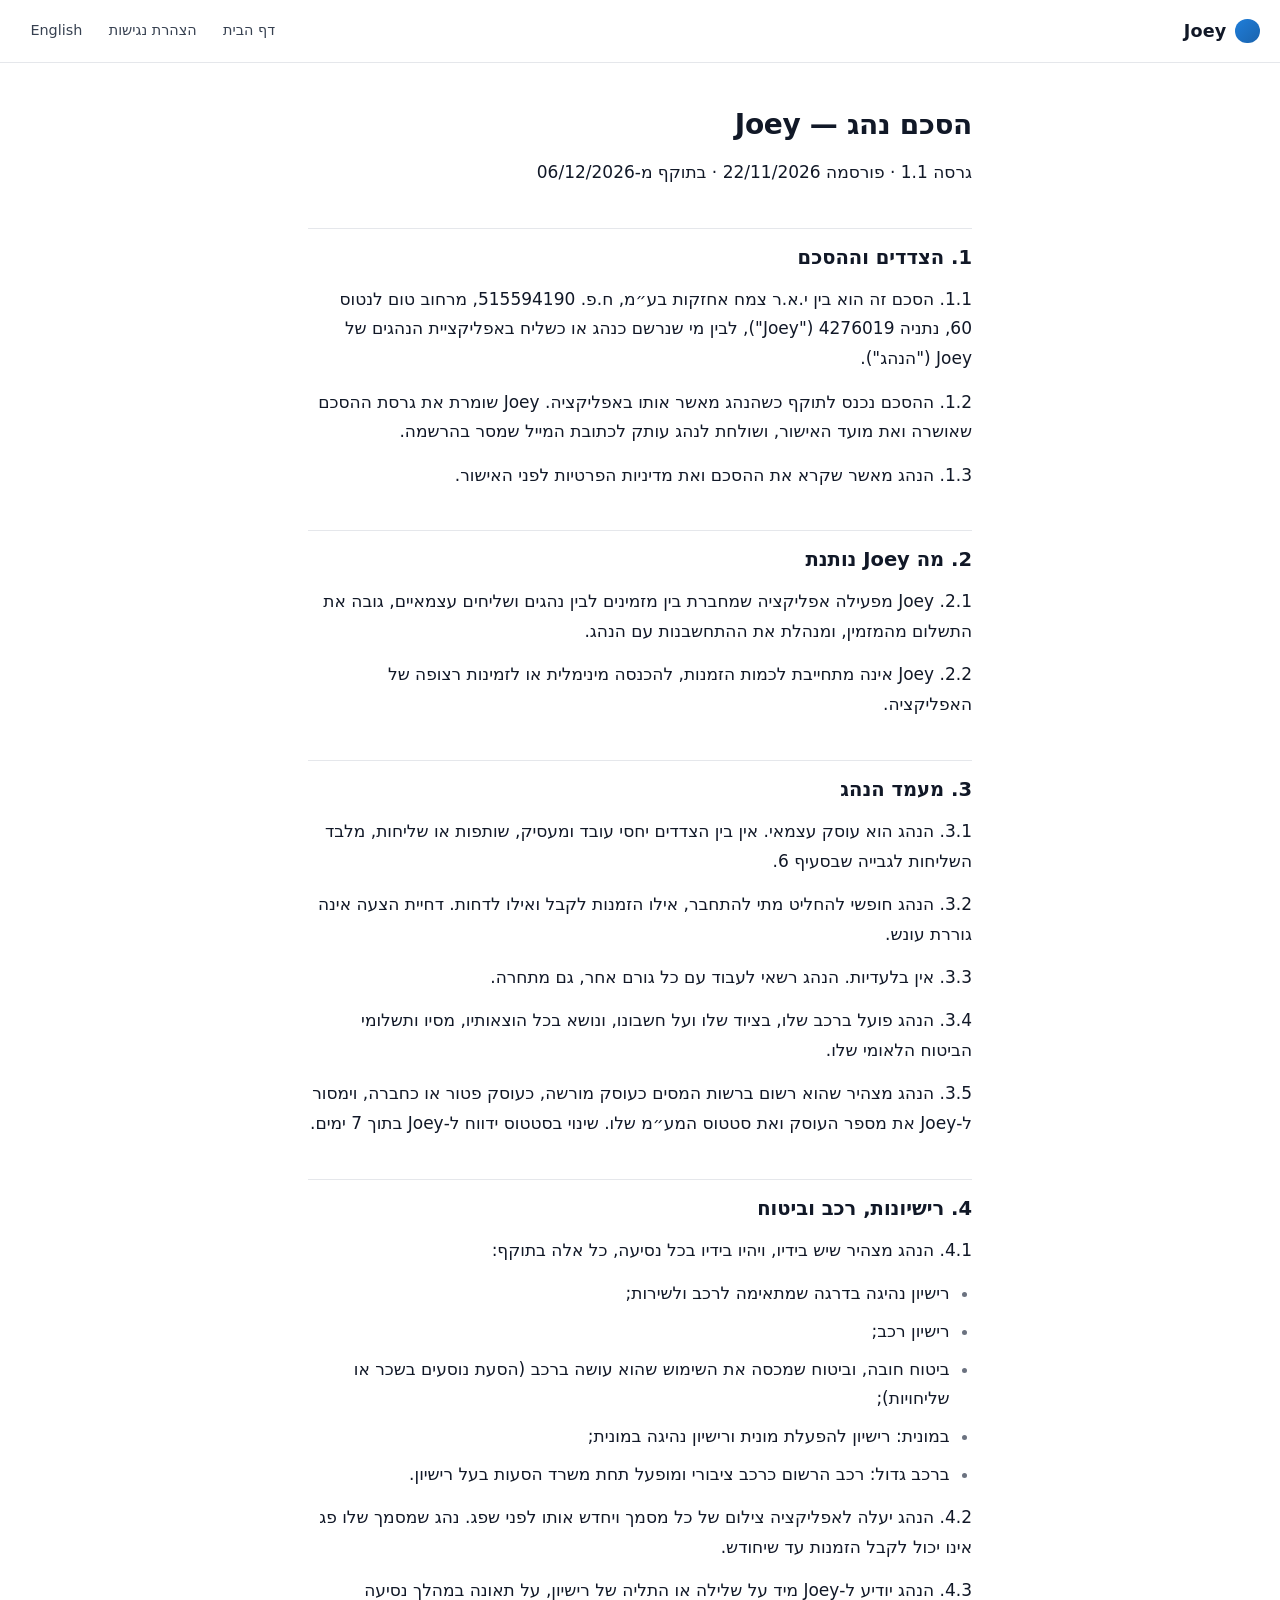
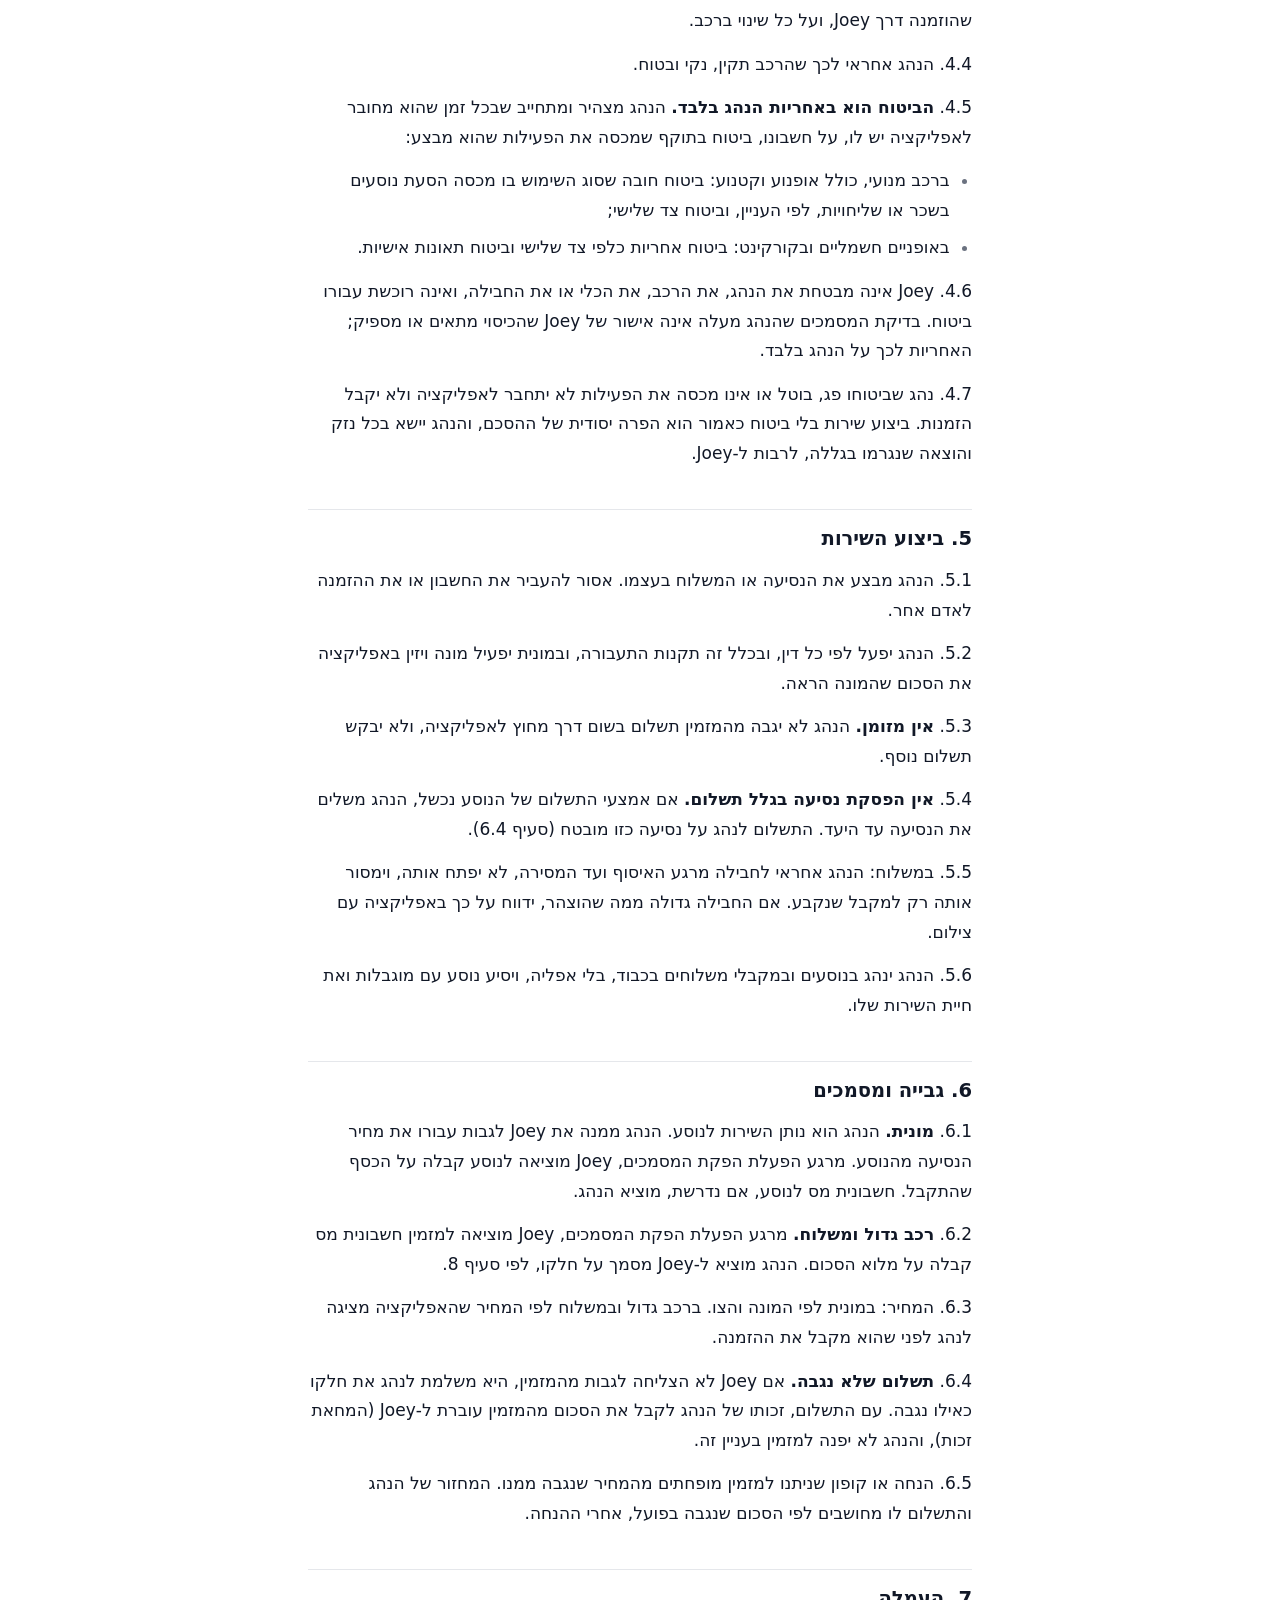
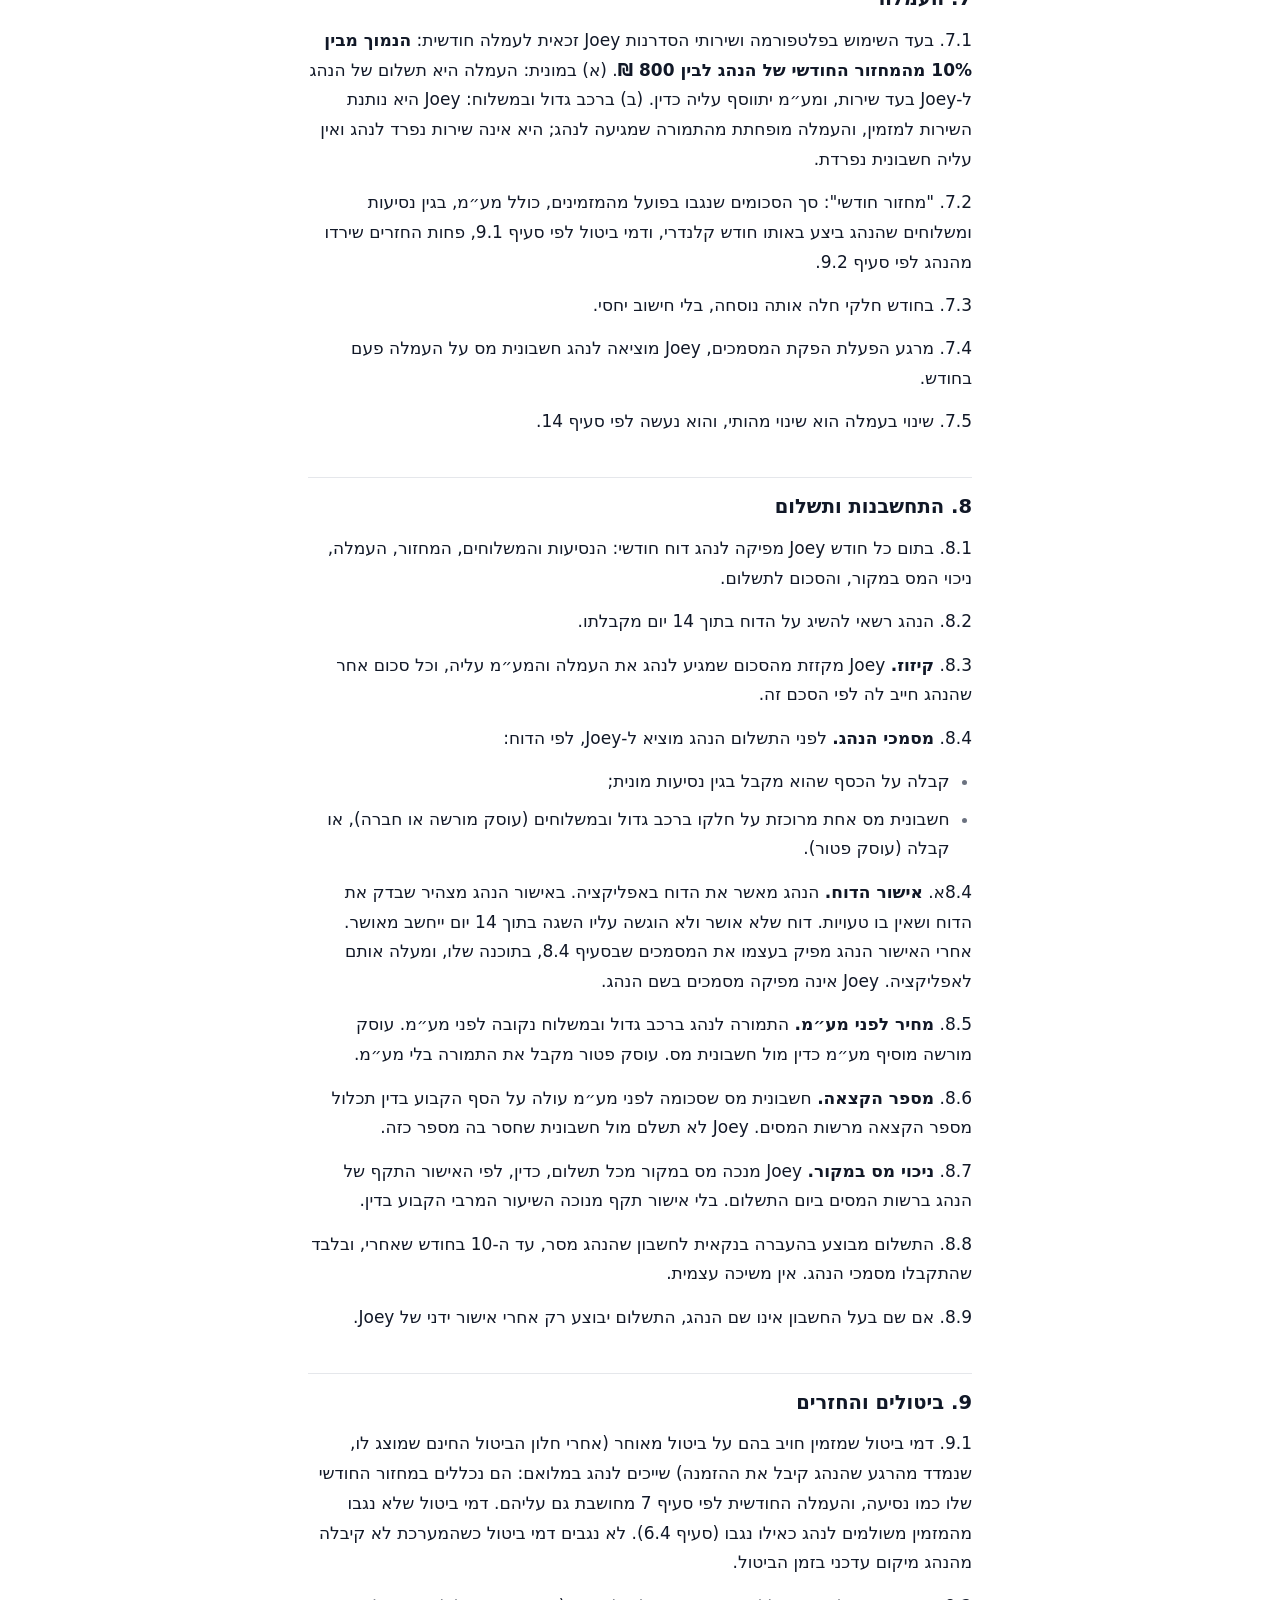
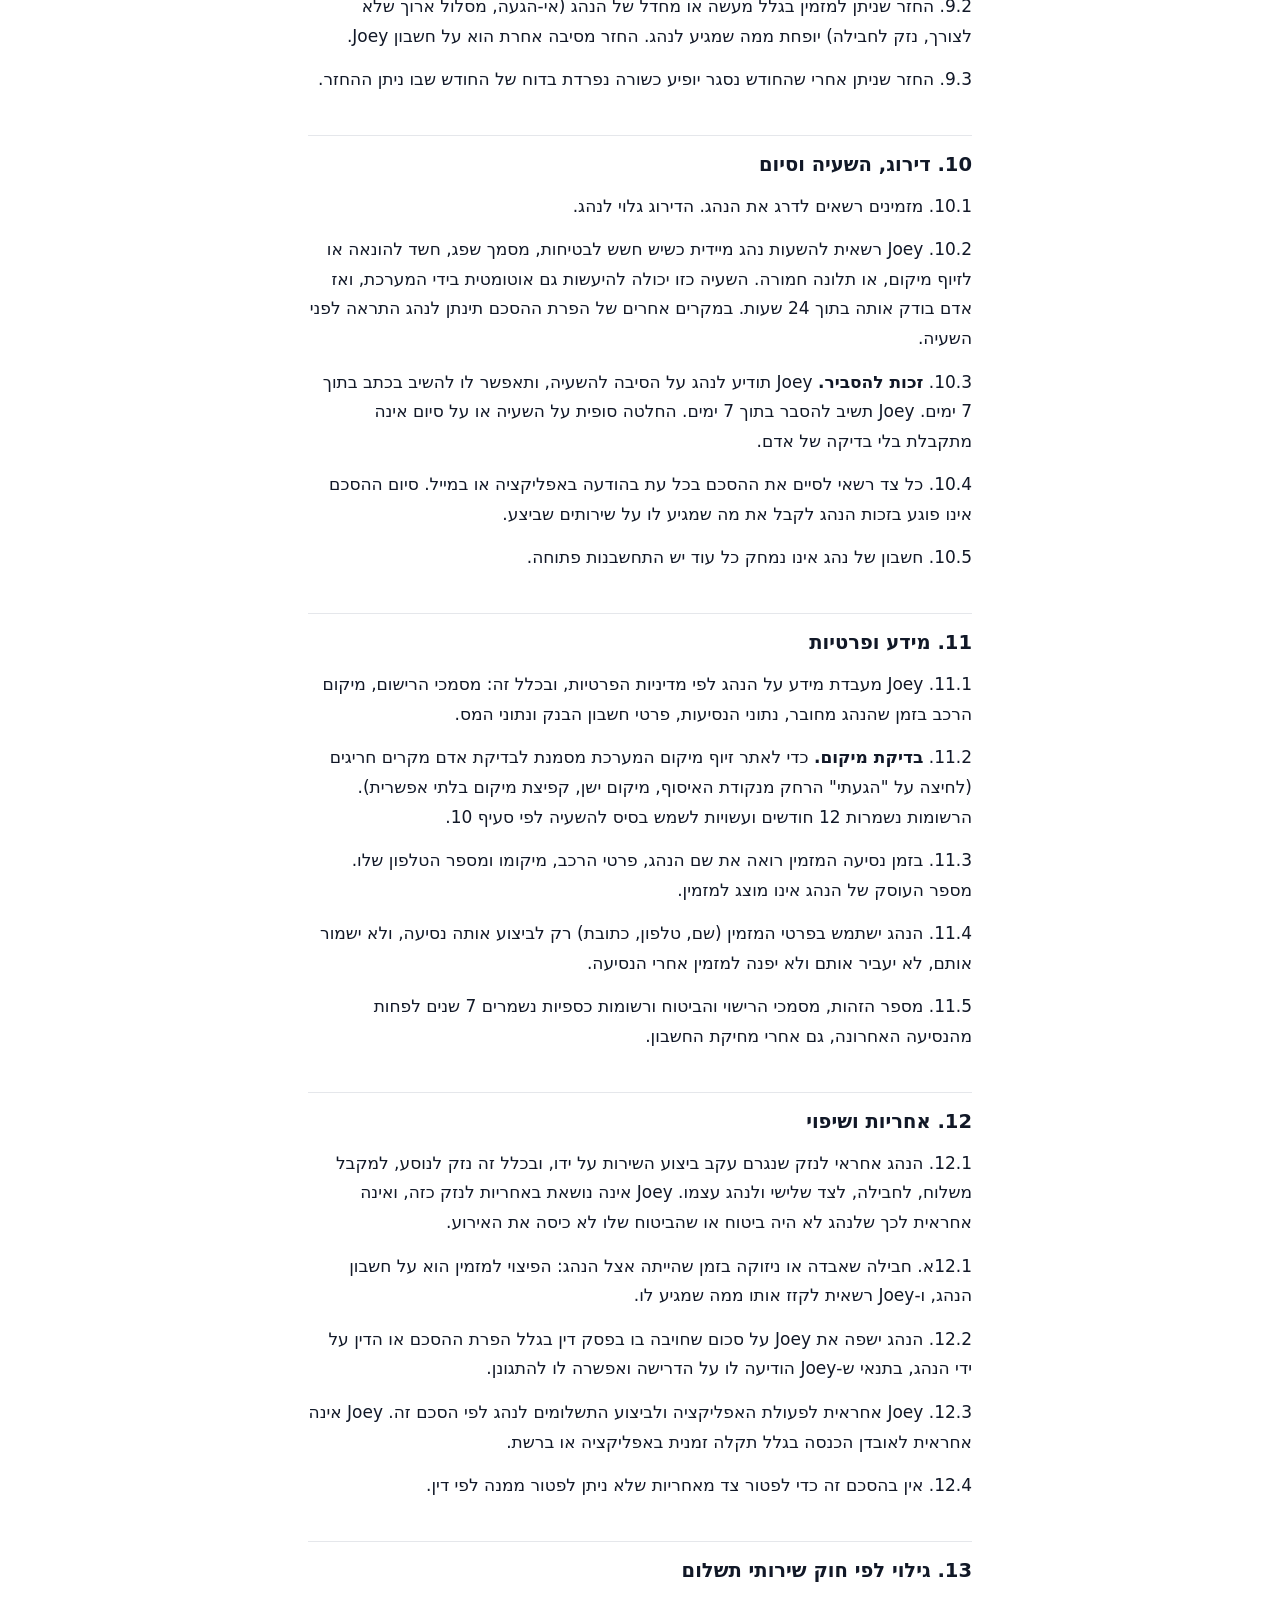
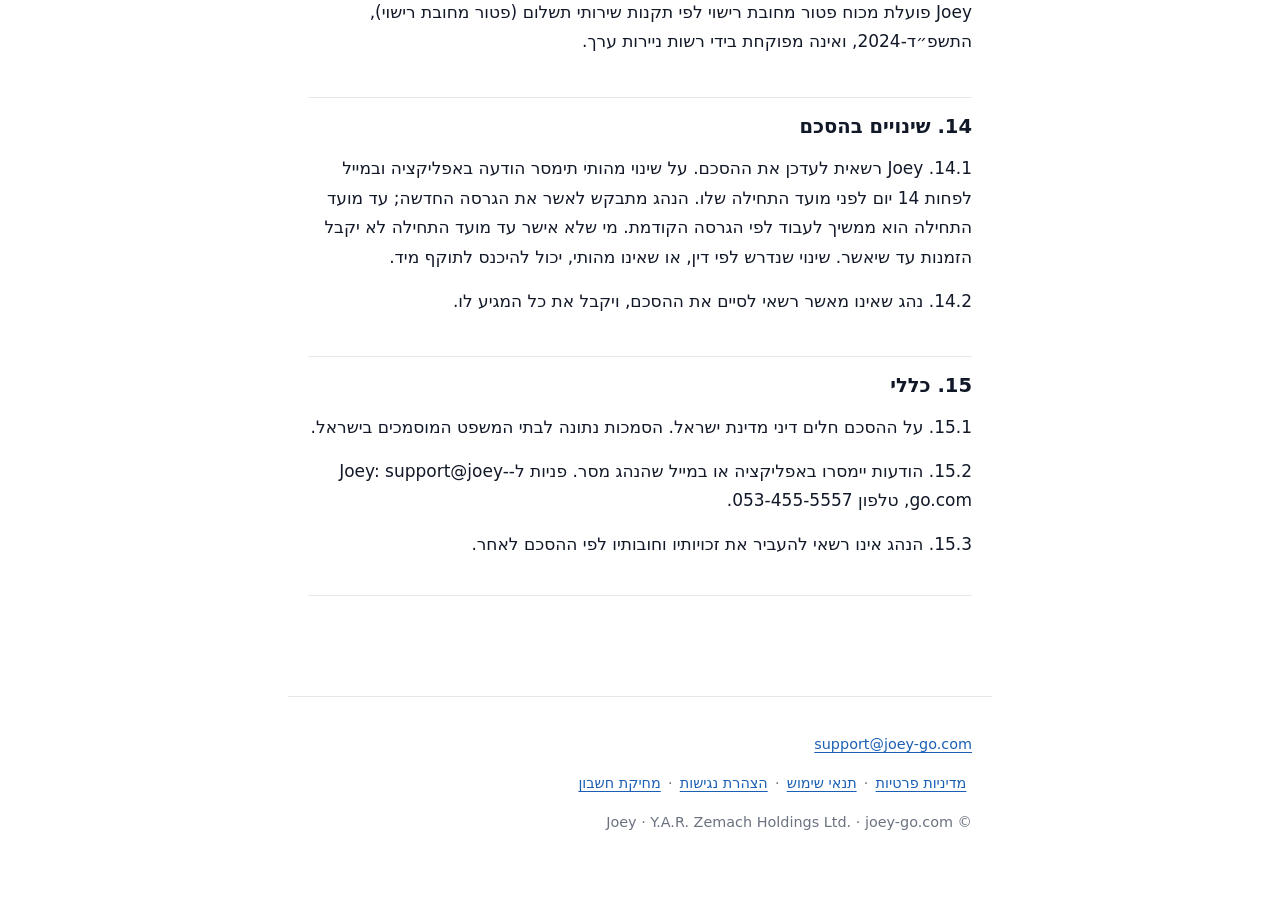
<file: driver-agreement.html>
<!DOCTYPE html>
<html lang="he" dir="rtl">
<head>
<meta charset="utf-8">
<meta name="viewport" content="width=device-width, initial-scale=1">
<title>הסכם נהג · Joey</title>
<link rel="icon" href="logo.png">
<link rel="stylesheet" href="style.css">
</head>
<body>
<a class="skip" href="#main">דלג לתוכן הראשי</a>
<header class="bar">
  <a class="brand" href="./">Joey</a>
  <nav>
    <a href="./">דף הבית</a>
    <a href="accessibility.he.html">הצהרת נגישות</a>
    <a href="driver-agreement.en.html" lang="en" dir="ltr" hreflang="en">English</a>
  </nav>
</header>

<main id="main" tabindex="-1">
  <article>
<h1>הסכם נהג — Joey</h1>
<p>גרסה 1.1 · פורסמה 22/11/2026 · בתוקף מ-06/12/2026</p>
<h2>1. הצדדים וההסכם</h2>
<p>1.1. הסכם זה הוא בין י.א.ר צמח אחזקות בע״מ, ח.פ. 515594190, מרחוב טום לנטוס 60, נתניה 4276019 (&quot;Joey&quot;), לבין מי שנרשם כנהג או כשליח באפליקציית הנהגים של Joey (&quot;הנהג&quot;).</p>
<p>1.2. ההסכם נכנס לתוקף כשהנהג מאשר אותו באפליקציה. Joey שומרת את גרסת ההסכם שאושרה ואת מועד האישור, ושולחת לנהג עותק לכתובת המייל שמסר בהרשמה.</p>
<p>1.3. הנהג מאשר שקרא את ההסכם ואת מדיניות הפרטיות לפני האישור.</p>
<h2>2. מה Joey נותנת</h2>
<p>2.1. Joey מפעילה אפליקציה שמחברת בין מזמינים לבין נהגים ושליחים עצמאיים, גובה את התשלום מהמזמין, ומנהלת את ההתחשבנות עם הנהג.</p>
<p>2.2. Joey אינה מתחייבת לכמות הזמנות, להכנסה מינימלית או לזמינות רצופה של האפליקציה.</p>
<h2>3. מעמד הנהג</h2>
<p>3.1. הנהג הוא עוסק עצמאי. אין בין הצדדים יחסי עובד ומעסיק, שותפות או שליחות, מלבד השליחות לגבייה שבסעיף 6.</p>
<p>3.2. הנהג חופשי להחליט מתי להתחבר, אילו הזמנות לקבל ואילו לדחות. דחיית הצעה אינה גוררת עונש.</p>
<p>3.3. אין בלעדיות. הנהג רשאי לעבוד עם כל גורם אחר, גם מתחרה.</p>
<p>3.4. הנהג פועל ברכב שלו, בציוד שלו ועל חשבונו, ונושא בכל הוצאותיו, מסיו ותשלומי הביטוח הלאומי שלו.</p>
<p>3.5. הנהג מצהיר שהוא רשום ברשות המסים כעוסק מורשה, כעוסק פטור או כחברה, וימסור ל-Joey את מספר העוסק ואת סטטוס המע״מ שלו. שינוי בסטטוס ידווח ל-Joey בתוך 7 ימים.</p>
<h2>4. רישיונות, רכב וביטוח</h2>
<p>4.1. הנהג מצהיר שיש בידיו, ויהיו בידיו בכל נסיעה, כל אלה בתוקף:</p>
<ul>
<li><p>רישיון נהיגה בדרגה שמתאימה לרכב ולשירות;</p></li>
<li><p>רישיון רכב;</p></li>
<li><p>ביטוח חובה, וביטוח שמכסה את השימוש שהוא עושה ברכב (הסעת נוסעים בשכר או שליחויות);</p></li>
<li><p>במונית: רישיון להפעלת מונית ורישיון נהיגה במונית;</p></li>
<li><p>ברכב גדול: רכב הרשום כרכב ציבורי ומופעל תחת משרד הסעות בעל רישיון.</p></li>
</ul>
<p>4.2. הנהג יעלה לאפליקציה צילום של כל מסמך ויחדש אותו לפני שפג. נהג שמסמך שלו פג אינו יכול לקבל הזמנות עד שיחודש.</p>
<p>4.3. הנהג יודיע ל-Joey מיד על שלילה או התליה של רישיון, על תאונה במהלך נסיעה שהוזמנה דרך Joey, ועל כל שינוי ברכב.</p>
<p>4.4. הנהג אחראי לכך שהרכב תקין, נקי ובטוח.</p>
<p>4.5. <strong>הביטוח הוא באחריות הנהג בלבד.</strong> הנהג מצהיר ומתחייב שבכל זמן שהוא מחובר לאפליקציה יש לו, על חשבונו, ביטוח בתוקף שמכסה את הפעילות שהוא מבצע:</p>
<ul>
<li><p>ברכב מנועי, כולל אופנוע וקטנוע: ביטוח חובה שסוג השימוש בו מכסה הסעת נוסעים בשכר או שליחויות, לפי העניין, וביטוח צד שלישי;</p></li>
<li><p>באופניים חשמליים ובקורקינט: ביטוח אחריות כלפי צד שלישי וביטוח תאונות אישיות.</p></li>
</ul>
<p>4.6. Joey אינה מבטחת את הנהג, את הרכב, את הכלי או את החבילה, ואינה רוכשת עבורו ביטוח. בדיקת המסמכים שהנהג מעלה אינה אישור של Joey שהכיסוי מתאים או מספיק; האחריות לכך על הנהג בלבד.</p>
<p>4.7. נהג שביטוחו פג, בוטל או אינו מכסה את הפעילות לא יתחבר לאפליקציה ולא יקבל הזמנות. ביצוע שירות בלי ביטוח כאמור הוא הפרה יסודית של ההסכם, והנהג יישא בכל נזק והוצאה שנגרמו בגללה, לרבות ל-Joey.</p>
<h2>5. ביצוע השירות</h2>
<p>5.1. הנהג מבצע את הנסיעה או המשלוח בעצמו. אסור להעביר את החשבון או את ההזמנה לאדם אחר.</p>
<p>5.2. הנהג יפעל לפי כל דין, ובכלל זה תקנות התעבורה, ובמונית יפעיל מונה ויזין באפליקציה את הסכום שהמונה הראה.</p>
<p>5.3. <strong>אין מזומן.</strong> הנהג לא יגבה מהמזמין תשלום בשום דרך מחוץ לאפליקציה, ולא יבקש תשלום נוסף.</p>
<p>5.4. <strong>אין הפסקת נסיעה בגלל תשלום.</strong> אם אמצעי התשלום של הנוסע נכשל, הנהג משלים את הנסיעה עד היעד. התשלום לנהג על נסיעה כזו מובטח (סעיף 6.4).</p>
<p>5.5. במשלוח: הנהג אחראי לחבילה מרגע האיסוף ועד המסירה, לא יפתח אותה, וימסור אותה רק למקבל שנקבע. אם החבילה גדולה ממה שהוצהר, ידווח על כך באפליקציה עם צילום.</p>
<p>5.6. הנהג ינהג בנוסעים ובמקבלי משלוחים בכבוד, בלי אפליה, ויסיע נוסע עם מוגבלות ואת חיית השירות שלו.</p>
<h2>6. גבייה ומסמכים</h2>
<p>6.1. <strong>מונית.</strong> הנהג הוא נותן השירות לנוסע. הנהג ממנה את Joey לגבות עבורו את מחיר הנסיעה מהנוסע. מרגע הפעלת הפקת המסמכים, Joey מוציאה לנוסע קבלה על הכסף שהתקבל. חשבונית מס לנוסע, אם נדרשת, מוציא הנהג.</p>
<p>6.2. <strong>רכב גדול ומשלוח.</strong> מרגע הפעלת הפקת המסמכים, Joey מוציאה למזמין חשבונית מס קבלה על מלוא הסכום. הנהג מוציא ל-Joey מסמך על חלקו, לפי סעיף 8.</p>
<p>6.3. המחיר: במונית לפי המונה והצו. ברכב גדול ובמשלוח לפי המחיר שהאפליקציה מציגה לנהג לפני שהוא מקבל את ההזמנה.</p>
<p>6.4. <strong>תשלום שלא נגבה.</strong> אם Joey לא הצליחה לגבות מהמזמין, היא משלמת לנהג את חלקו כאילו נגבה. עם התשלום, זכותו של הנהג לקבל את הסכום מהמזמין עוברת ל-Joey (המחאת זכות), והנהג לא יפנה למזמין בעניין זה.</p>
<p>6.5. הנחה או קופון שניתנו למזמין מופחתים מהמחיר שנגבה ממנו. המחזור של הנהג והתשלום לו מחושבים לפי הסכום שנגבה בפועל, אחרי ההנחה.</p>
<h2>7. העמלה</h2>
<p>7.1. בעד השימוש בפלטפורמה ושירותי הסדרנות Joey זכאית לעמלה חודשית: <strong>הנמוך מבין 10% מהמחזור החודשי של הנהג לבין 800 ₪</strong>. (א) במונית: העמלה היא תשלום של הנהג ל-Joey בעד שירות, ומע״מ יתווסף עליה כדין. (ב) ברכב גדול ובמשלוח: Joey היא נותנת השירות למזמין, והעמלה מופחתת מהתמורה שמגיעה לנהג; היא אינה שירות נפרד לנהג ואין עליה חשבונית נפרדת.</p>
<p>7.2. &quot;מחזור חודשי&quot;: סך הסכומים שנגבו בפועל מהמזמינים, כולל מע״מ, בגין נסיעות ומשלוחים שהנהג ביצע באותו חודש קלנדרי, ודמי ביטול לפי סעיף 9.1, פחות החזרים שירדו מהנהג לפי סעיף 9.2.</p>
<p>7.3. בחודש חלקי חלה אותה נוסחה, בלי חישוב יחסי.</p>
<p>7.4. מרגע הפעלת הפקת המסמכים, Joey מוציאה לנהג חשבונית מס על העמלה פעם בחודש.</p>
<p>7.5. שינוי בעמלה הוא שינוי מהותי, והוא נעשה לפי סעיף 14.</p>
<h2>8. התחשבנות ותשלום</h2>
<p>8.1. בתום כל חודש Joey מפיקה לנהג דוח חודשי: הנסיעות והמשלוחים, המחזור, העמלה, ניכוי המס במקור, והסכום לתשלום.</p>
<p>8.2. הנהג רשאי להשיג על הדוח בתוך 14 יום מקבלתו.</p>
<p>8.3. <strong>קיזוז.</strong> Joey מקזזת מהסכום שמגיע לנהג את העמלה והמע״מ עליה, וכל סכום אחר שהנהג חייב לה לפי הסכם זה.</p>
<p>8.4. <strong>מסמכי הנהג.</strong> לפני התשלום הנהג מוציא ל-Joey, לפי הדוח:</p>
<ul>
<li><p>קבלה על הכסף שהוא מקבל בגין נסיעות מונית;</p></li>
<li><p>חשבונית מס אחת מרוכזת על חלקו ברכב גדול ובמשלוחים (עוסק מורשה או חברה), או קבלה (עוסק פטור).</p></li>
</ul>
<p>8.4א. <strong>אישור הדוח.</strong> הנהג מאשר את הדוח באפליקציה. באישור הנהג מצהיר שבדק את הדוח ושאין בו טעויות. דוח שלא אושר ולא הוגשה עליו השגה בתוך 14 יום ייחשב מאושר. אחרי האישור הנהג מפיק בעצמו את המסמכים שבסעיף 8.4, בתוכנה שלו, ומעלה אותם לאפליקציה. Joey אינה מפיקה מסמכים בשם הנהג.</p>
<p>8.5. <strong>מחיר לפני מע״מ.</strong> התמורה לנהג ברכב גדול ובמשלוח נקובה לפני מע״מ. עוסק מורשה מוסיף מע״מ כדין מול חשבונית מס. עוסק פטור מקבל את התמורה בלי מע״מ.</p>
<p>8.6. <strong>מספר הקצאה.</strong> חשבונית מס שסכומה לפני מע״מ עולה על הסף הקבוע בדין תכלול מספר הקצאה מרשות המסים. Joey לא תשלם מול חשבונית שחסר בה מספר כזה.</p>
<p>8.7. <strong>ניכוי מס במקור.</strong> Joey מנכה מס במקור מכל תשלום, כדין, לפי האישור התקף של הנהג ברשות המסים ביום התשלום. בלי אישור תקף מנוכה השיעור המרבי הקבוע בדין.</p>
<p>8.8. התשלום מבוצע בהעברה בנקאית לחשבון שהנהג מסר, עד ה-10 בחודש שאחרי, ובלבד שהתקבלו מסמכי הנהג. אין משיכה עצמית.</p>
<p>8.9. אם שם בעל החשבון אינו שם הנהג, התשלום יבוצע רק אחרי אישור ידני של Joey.</p>
<h2>9. ביטולים והחזרים</h2>
<p>9.1. דמי ביטול שמזמין חויב בהם על ביטול מאוחר (אחרי חלון הביטול החינם שמוצג לו, שנמדד מהרגע שהנהג קיבל את ההזמנה) שייכים לנהג במלואם: הם נכללים במחזור החודשי שלו כמו נסיעה, והעמלה החודשית לפי סעיף 7 מחושבת גם עליהם. דמי ביטול שלא נגבו מהמזמין משולמים לנהג כאילו נגבו (סעיף 6.4). לא נגבים דמי ביטול כשהמערכת לא קיבלה מהנהג מיקום עדכני בזמן הביטול.</p>
<p>9.2. החזר שניתן למזמין בגלל מעשה או מחדל של הנהג (אי-הגעה, מסלול ארוך שלא לצורך, נזק לחבילה) יופחת ממה שמגיע לנהג. החזר מסיבה אחרת הוא על חשבון Joey.</p>
<p>9.3. החזר שניתן אחרי שהחודש נסגר יופיע כשורה נפרדת בדוח של החודש שבו ניתן ההחזר.</p>
<h2>10. דירוג, השעיה וסיום</h2>
<p>10.1. מזמינים רשאים לדרג את הנהג. הדירוג גלוי לנהג.</p>
<p>10.2. Joey רשאית להשעות נהג מיידית כשיש חשש לבטיחות, מסמך שפג, חשד להונאה או לזיוף מיקום, או תלונה חמורה. השעיה כזו יכולה להיעשות גם אוטומטית בידי המערכת, ואז אדם בודק אותה בתוך 24 שעות. במקרים אחרים של הפרת ההסכם תינתן לנהג התראה לפני השעיה.</p>
<p>10.3. <strong>זכות להסביר.</strong> Joey תודיע לנהג על הסיבה להשעיה, ותאפשר לו להשיב בכתב בתוך 7 ימים. Joey תשיב להסבר בתוך 7 ימים. החלטה סופית על השעיה או על סיום אינה מתקבלת בלי בדיקה של אדם.</p>
<p>10.4. כל צד רשאי לסיים את ההסכם בכל עת בהודעה באפליקציה או במייל. סיום ההסכם אינו פוגע בזכות הנהג לקבל את מה שמגיע לו על שירותים שביצע.</p>
<p>10.5. חשבון של נהג אינו נמחק כל עוד יש התחשבנות פתוחה.</p>
<h2>11. מידע ופרטיות</h2>
<p>11.1. Joey מעבדת מידע על הנהג לפי מדיניות הפרטיות, ובכלל זה: מסמכי הרישום, מיקום הרכב בזמן שהנהג מחובר, נתוני הנסיעות, פרטי חשבון הבנק ונתוני המס.</p>
<p>11.2. <strong>בדיקת מיקום.</strong> כדי לאתר זיוף מיקום המערכת מסמנת לבדיקת אדם מקרים חריגים (לחיצה על &quot;הגעתי&quot; הרחק מנקודת האיסוף, מיקום ישן, קפיצת מיקום בלתי אפשרית). הרשומות נשמרות 12 חודשים ועשויות לשמש בסיס להשעיה לפי סעיף 10.</p>
<p>11.3. בזמן נסיעה המזמין רואה את שם הנהג, פרטי הרכב, מיקומו ומספר הטלפון שלו. מספר העוסק של הנהג אינו מוצג למזמין.</p>
<p>11.4. הנהג ישתמש בפרטי המזמין (שם, טלפון, כתובת) רק לביצוע אותה נסיעה, ולא ישמור אותם, לא יעביר אותם ולא יפנה למזמין אחרי הנסיעה.</p>
<p>11.5. מספר הזהות, מסמכי הרישוי והביטוח ורשומות כספיות נשמרים 7 שנים לפחות מהנסיעה האחרונה, גם אחרי מחיקת החשבון.</p>
<h2>12. אחריות ושיפוי</h2>
<p>12.1. הנהג אחראי לנזק שנגרם עקב ביצוע השירות על ידו, ובכלל זה נזק לנוסע, למקבל משלוח, לחבילה, לצד שלישי ולנהג עצמו. Joey אינה נושאת באחריות לנזק כזה, ואינה אחראית לכך שלנהג לא היה ביטוח או שהביטוח שלו לא כיסה את האירוע.</p>
<p>12.1א. חבילה שאבדה או ניזוקה בזמן שהייתה אצל הנהג: הפיצוי למזמין הוא על חשבון הנהג, ו-Joey רשאית לקזז אותו ממה שמגיע לו.</p>
<p>12.2. הנהג ישפה את Joey על סכום שחויבה בו בפסק דין בגלל הפרת ההסכם או הדין על ידי הנהג, בתנאי ש-Joey הודיעה לו על הדרישה ואפשרה לו להתגונן.</p>
<p>12.3. Joey אחראית לפעולת האפליקציה ולביצוע התשלומים לנהג לפי הסכם זה. Joey אינה אחראית לאובדן הכנסה בגלל תקלה זמנית באפליקציה או ברשת.</p>
<p>12.4. אין בהסכם זה כדי לפטור צד מאחריות שלא ניתן לפטור ממנה לפי דין.</p>
<h2>13. גילוי לפי חוק שירותי תשלום</h2>
<p>Joey פועלת מכוח פטור מחובת רישוי לפי תקנות שירותי תשלום (פטור מחובת רישוי), התשפ״ד-2024, ואינה מפוקחת בידי רשות ניירות ערך.</p>
<h2>14. שינויים בהסכם</h2>
<p>14.1. Joey רשאית לעדכן את ההסכם. על שינוי מהותי תימסר הודעה באפליקציה ובמייל לפחות 14 יום לפני מועד התחילה שלו. הנהג מתבקש לאשר את הגרסה החדשה; עד מועד התחילה הוא ממשיך לעבוד לפי הגרסה הקודמת. מי שלא אישר עד מועד התחילה לא יקבל הזמנות עד שיאשר. שינוי שנדרש לפי דין, או שאינו מהותי, יכול להיכנס לתוקף מיד.</p>
<p>14.2. נהג שאינו מאשר רשאי לסיים את ההסכם, ויקבל את כל המגיע לו.</p>
<h2>15. כללי</h2>
<p>15.1. על ההסכם חלים דיני מדינת ישראל. הסמכות נתונה לבתי המשפט המוסמכים בישראל.</p>
<p>15.2. הודעות יימסרו באפליקציה או במייל שהנהג מסר. פניות ל-Joey: support@joey-go.com, טלפון 053-455-5557.</p>
<p>15.3. הנהג אינו רשאי להעביר את זכויותיו וחובותיו לפי ההסכם לאחר.</p>
<hr>
  </article>
</main>

<footer>
  <p><a href="mailto:support@joey-go.com">support@joey-go.com</a></p>
  <p class="footer-docs"><a href="privacy.he.html">מדיניות פרטיות</a><span aria-hidden="true"> · </span><a href="terms.he.html">תנאי שימוש</a><span aria-hidden="true"> · </span><a href="accessibility.he.html">הצהרת נגישות</a><span aria-hidden="true"> · </span><a href="delete-account.html">מחיקת חשבון</a></p>
  <p>&copy; Joey · <bdi lang="en" dir="ltr">Y.A.R. Zemach Holdings Ltd.</bdi> · joey-go.com</p>
</footer>
</body>
</html>
</file>
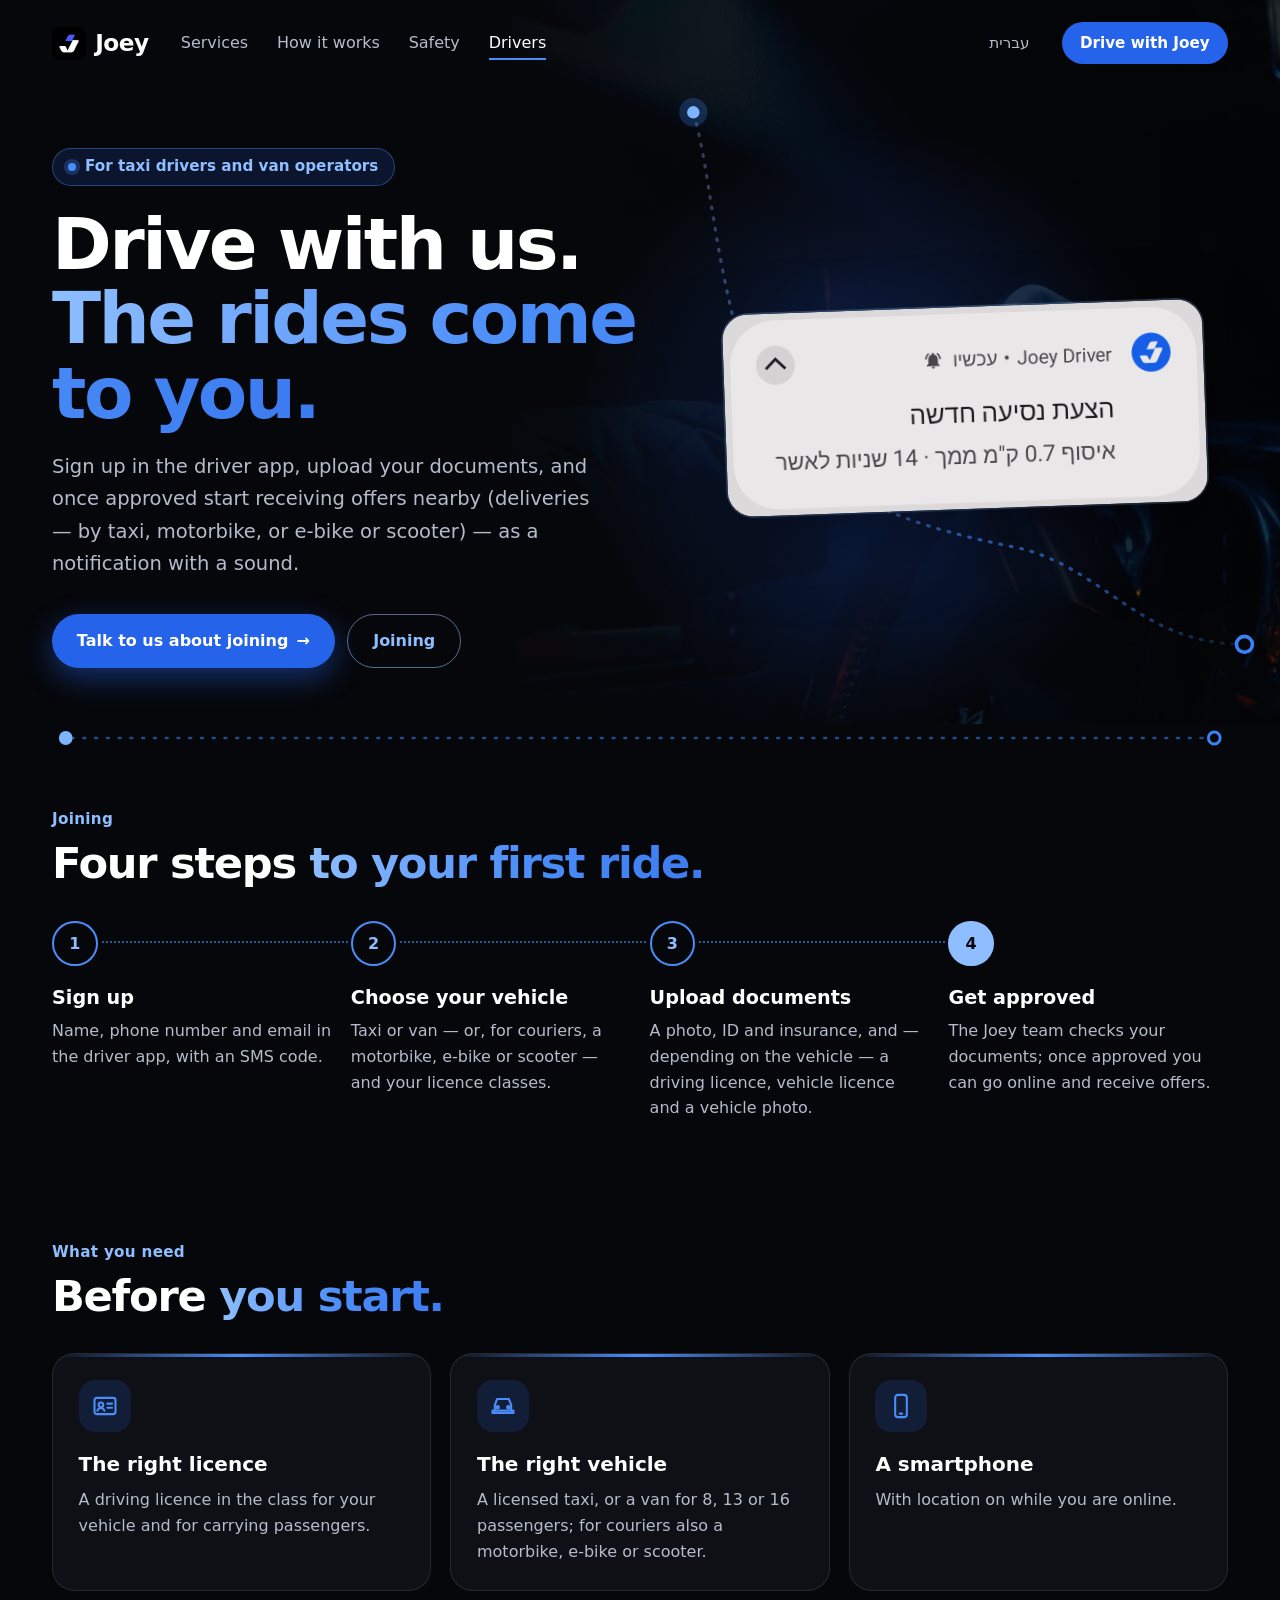
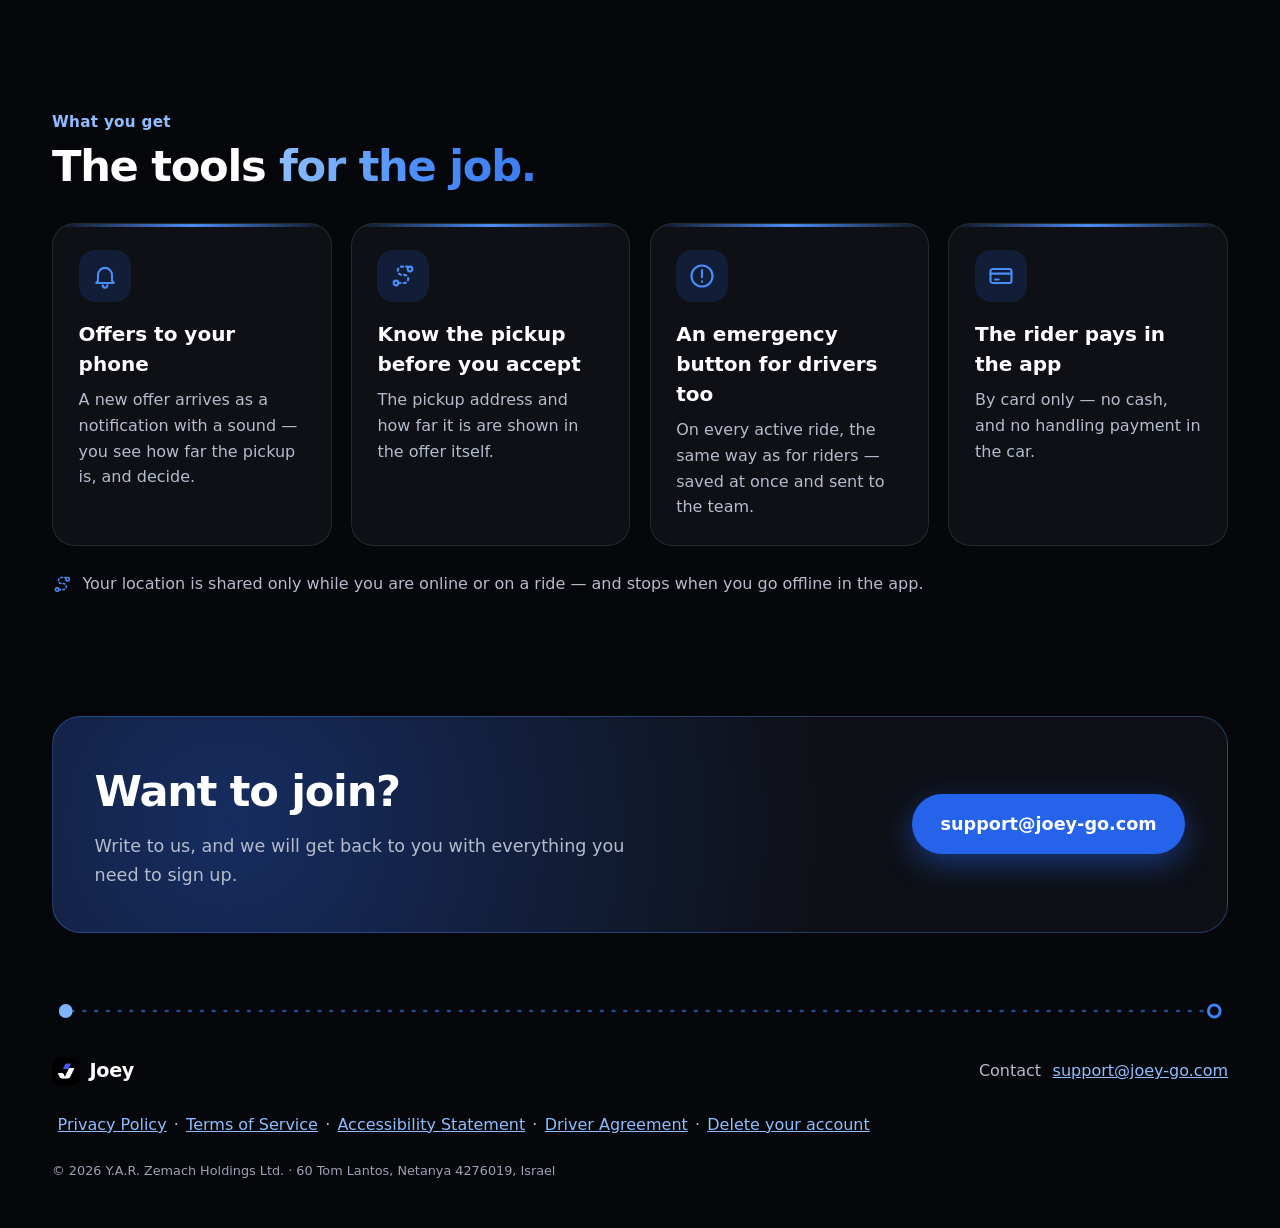
<file: drivers.en.html>
<!DOCTYPE html>
<html lang="en" dir="ltr">
<head>
<meta charset="utf-8">
<meta name="viewport" content="width=device-width, initial-scale=1">
<title>Joey for drivers — drive with Joey</title>
<meta name="description" content="Taxi drivers and van operators with the right licence can join Joey: sign up in the driver app, upload your documents, and once approved, ride offers come straight to your phone.">
<meta name="theme-color" content="#06070A">
<link rel="icon" href="logo.png">
<link rel="canonical" href="https://joey-go.com/drivers.en.html">
<link rel="alternate" hreflang="he" href="https://joey-go.com/drivers.html">
<link rel="stylesheet" href="home.css">
</head>
<body class="site">
<a class="skip" href="#main">Skip to main content</a>
<header class="topnav">
  <a class="brand" href="en.html"><img src="logo.png" alt="" width="34" height="34"> Joey</a>
  <nav class="links" aria-label="Main">
    <a href="en.html#services">Services</a>
    <a href="en.html#how">How it works</a>
    <a href="en.html#safety">Safety</a>
    <a href="drivers.en.html" aria-current="page">Drivers</a>
  </nav>
  <span class="spacer"></span>
  <a class="lang" href="drivers.html" lang="he" dir="rtl" hreflang="he">עברית</a>
  <a class="btn btn-primary btn-sm" href="drivers.en.html">Drive with Joey</a>
</header>
<main id="main" tabindex="-1">
<section class="hero hero-drivers">
  <div class="photo" role="img" aria-label="A driver’s hand on the steering wheel at night"></div>
  <div class="fade"></div>
  <div class="glow"></div>
  <svg class="route" viewBox="0 0 1440 820" preserveAspectRatio="none" aria-hidden="true">
    <defs><linearGradient id="rg" x1="0" x2="1"><stop offset="0" stop-color="#3B82F6" stop-opacity=".15"/><stop offset=".5" stop-color="#3B82F6" stop-opacity=".9"/><stop offset="1" stop-color="#7DB3FF" stop-opacity=".3"/></linearGradient></defs>
    <path d="M40 730 C 160 730, 200 640, 300 620 S 560 560, 600 420 S 640 200, 660 130" fill="none" stroke="url(#rg)" stroke-width="3.5" stroke-dasharray="2 10" stroke-linecap="round"/>
    <circle cx="40" cy="730" r="9" fill="#06070A" stroke="#3B82F6" stroke-width="4"/>
    <g transform="translate(660 130)"><circle r="16" fill="rgba(59,130,246,.25)"/><circle r="7" fill="#7DB3FF"/></g>
  </svg>
  <div class="wrap hero-grid">
    <div>
      <span class="eyebrow"><i></i>For taxi drivers and van operators</span>
      <h1>Drive with us.<br><span class="hl">The rides come to you.</span></h1>
      <p class="lead">Sign up in the driver app, upload your documents, and once approved start receiving offers nearby (deliveries — by taxi, motorbike, or e-bike or scooter) — as a notification with a sound.</p>
      <div class="ctas">
        <a class="btn btn-primary" href="mailto:support@joey-go.com">Talk to us about joining <span aria-hidden="true">→</span></a>
        <a class="btn btn-ghost" href="#steps">Joining</a>
      </div>
    </div>
    <div class="push-wrap"><img class="push push-hero" src="home/offer-push.png" alt="A ride-offer notification on a driver’s phone: “New ride offer — pickup 0.7 km away · 14 seconds to accept” (in Hebrew)" width="1000" height="420" lang="he"></div>
  </div>
</section>

<div class="divider" aria-hidden="true"><svg viewBox="0 0 1200 28" preserveAspectRatio="none"><line x1="14" y1="14" x2="1186" y2="14" stroke="#3B82F6" stroke-opacity=".55" stroke-width="2.5" stroke-dasharray="2 10" stroke-linecap="round"/><circle cx="14" cy="14" r="6" fill="#06070A" stroke="#3B82F6" stroke-width="3"/><circle cx="1186" cy="14" r="7" fill="#7DB3FF"/></svg></div>

<section id="steps" class="wrap section">
  <p class="kicker">Joining</p>
  <h2>Four steps <span class="hl">to your first ride.</span></h2>
  <ol class="steps steps-row">
    <li><h3>Sign up</h3><p>Name, phone number and email in the driver app, with an SMS code.</p></li>
    <li><h3>Choose your vehicle</h3><p>Taxi or van — or, for couriers, a motorbike, e-bike or scooter — and your licence classes.</p></li>
    <li><h3>Upload documents</h3><p>A photo, ID and insurance, and — depending on the vehicle — a driving licence, vehicle licence and a vehicle photo.</p></li>
    <li><h3>Get approved</h3><p>The Joey team checks your documents; once approved you can go online and receive offers.</p></li>
  </ol>
</section>

<section class="wrap section">
  <p class="kicker">What you need</p>
  <h2>Before <span class="hl">you start.</span></h2>
  <ul class="cards cards-3">
    <li class="card"><div class="ic"><svg viewBox="0 0 24 24" fill="none" stroke="currentColor" stroke-width="1.8" stroke-linecap="round" stroke-linejoin="round" aria-hidden="true"><rect x="3" y="5" width="18" height="14" rx="2"/><circle cx="8.5" cy="11" r="2"/><path d="M5.5 16c.6-1.6 1.7-2.3 3-2.3s2.4.7 3 2.3M14 10h4M14 13.5h4"/></svg></div><h3>The right licence</h3><p>A driving licence in the class for your vehicle and for carrying passengers.</p></li>
    <li class="card"><div class="ic"><svg viewBox="0 0 24 24" fill="none" stroke="currentColor" stroke-width="1.8" stroke-linecap="round" stroke-linejoin="round" aria-hidden="true"><path d="M5 16v-5l2-5h10l2 5v5"/><path d="M3 16h18v2H3z"/><circle cx="7.5" cy="13" r="1"/><circle cx="16.5" cy="13" r="1"/></svg></div><h3>The right vehicle</h3><p>A licensed taxi, or a van for 8, 13 or 16 passengers; for couriers also a motorbike, e-bike or scooter.</p></li>
    <li class="card"><div class="ic"><svg viewBox="0 0 24 24" fill="none" stroke="currentColor" stroke-width="1.8" stroke-linecap="round" stroke-linejoin="round" aria-hidden="true"><rect x="7" y="2.5" width="10" height="19" rx="2.5"/><path d="M11 18.5h2"/></svg></div><h3>A smartphone</h3><p>With location on while you are online.</p></li>
  </ul>
</section>

<section class="wrap section">
  <p class="kicker">What you get</p>
  <h2>The tools <span class="hl">for the job.</span></h2>
  <ul class="cards cards-4">
    <li class="card"><div class="ic"><svg viewBox="0 0 24 24" fill="none" stroke="currentColor" stroke-width="1.8" stroke-linecap="round" stroke-linejoin="round" aria-hidden="true"><path d="M6 16V11a6 6 0 0 1 12 0v5l1.5 2h-15z"/><path d="M10 20a2 2 0 0 0 4 0"/></svg></div><h3>Offers to your phone</h3><p>A new offer arrives as a notification with a sound — you see how far the pickup is, and decide.</p></li>
    <li class="card"><div class="ic"><svg viewBox="0 0 24 24" fill="none" stroke="currentColor" stroke-width="1.8" stroke-linecap="round" stroke-linejoin="round" aria-hidden="true"><circle cx="6" cy="18" r="2"/><circle cx="18" cy="6" r="2"/><path d="M8 18h5a3.5 3.5 0 0 0 0-7h-2a3.5 3.5 0 0 1 0-7h5" stroke-dasharray="2 2.6"/></svg></div><h3>Know the pickup before you accept</h3><p>The pickup address and how far it is are shown in the offer itself.</p></li>
    <li class="card"><div class="ic"><svg viewBox="0 0 24 24" fill="none" stroke="currentColor" stroke-width="1.8" stroke-linecap="round" stroke-linejoin="round" aria-hidden="true"><circle cx="12" cy="12" r="9"/><path d="M12 7v6M12 16.5v.5"/></svg></div><h3>An emergency button for drivers too</h3><p>On every active ride, the same way as for riders — saved at once and sent to the team.</p></li>
    <li class="card"><div class="ic"><svg viewBox="0 0 24 24" fill="none" stroke="currentColor" stroke-width="1.8" stroke-linecap="round" stroke-linejoin="round" aria-hidden="true"><rect x="3" y="6" width="18" height="12" rx="2"/><path d="M3 10h18M7 15h3"/></svg></div><h3>The rider pays in the app</h3><p>By card only — no cash, and no handling payment in the car.</p></li>
  </ul>
  <p class="note"><svg viewBox="0 0 24 24" fill="none" stroke="currentColor" stroke-width="1.8" stroke-linecap="round" stroke-linejoin="round" aria-hidden="true"><circle cx="6" cy="18" r="2"/><circle cx="18" cy="6" r="2"/><path d="M8 18h5a3.5 3.5 0 0 0 0-7h-2a3.5 3.5 0 0 1 0-7h5" stroke-dasharray="2 2.6"/></svg>Your location is shared only while you are online or on a ride — and stops when you go offline in the app.</p>
</section>

<section class="wrap section">
  <div class="band band-cta">
    <div>
      <h2>Want to join?</h2>
      <p class="band-body">Write to us, and we will get back to you with everything you need to sign up.</p>
    </div>
    <a class="btn btn-primary btn-lg" href="mailto:support@joey-go.com"><bdi dir="ltr">support@joey-go.com</bdi></a>
  </div>
</section>
</main>
<div class="divider" aria-hidden="true"><svg viewBox="0 0 1200 28" preserveAspectRatio="none"><line x1="14" y1="14" x2="1186" y2="14" stroke="#3B82F6" stroke-opacity=".55" stroke-width="2.5" stroke-dasharray="2 10" stroke-linecap="round"/><circle cx="14" cy="14" r="6" fill="#06070A" stroke="#3B82F6" stroke-width="3"/><circle cx="1186" cy="14" r="7" fill="#7DB3FF"/></svg></div>
<footer id="contact" class="site-footer">
  <div class="footer-top">
    <a class="brand" href="en.html"><img src="logo.png" alt="" width="28" height="28"> Joey</a>
    <p class="footer-contact"><span class="label">Contact</span> <a href="mailto:support@joey-go.com"><bdi dir="ltr">support@joey-go.com</bdi></a></p>
  </div>
  <p class="footer-docs"><a href="privacy.en.html">Privacy Policy</a><span aria-hidden="true"> · </span><a href="terms.en.html">Terms of Service</a><span aria-hidden="true"> · </span><a href="accessibility.en.html">Accessibility Statement</a><span aria-hidden="true"> · </span><a href="driver-agreement.en.html">Driver Agreement</a><span aria-hidden="true"> · </span><a href="delete-account.en.html">Delete your account</a></p>
  <p class="footer-legal">&copy; 2026 <bdi lang="en" dir="ltr">Y.A.R. Zemach Holdings Ltd.</bdi> · 60 Tom Lantos, Netanya 4276019, Israel</p>
</footer>
</body>
</html>
</file>
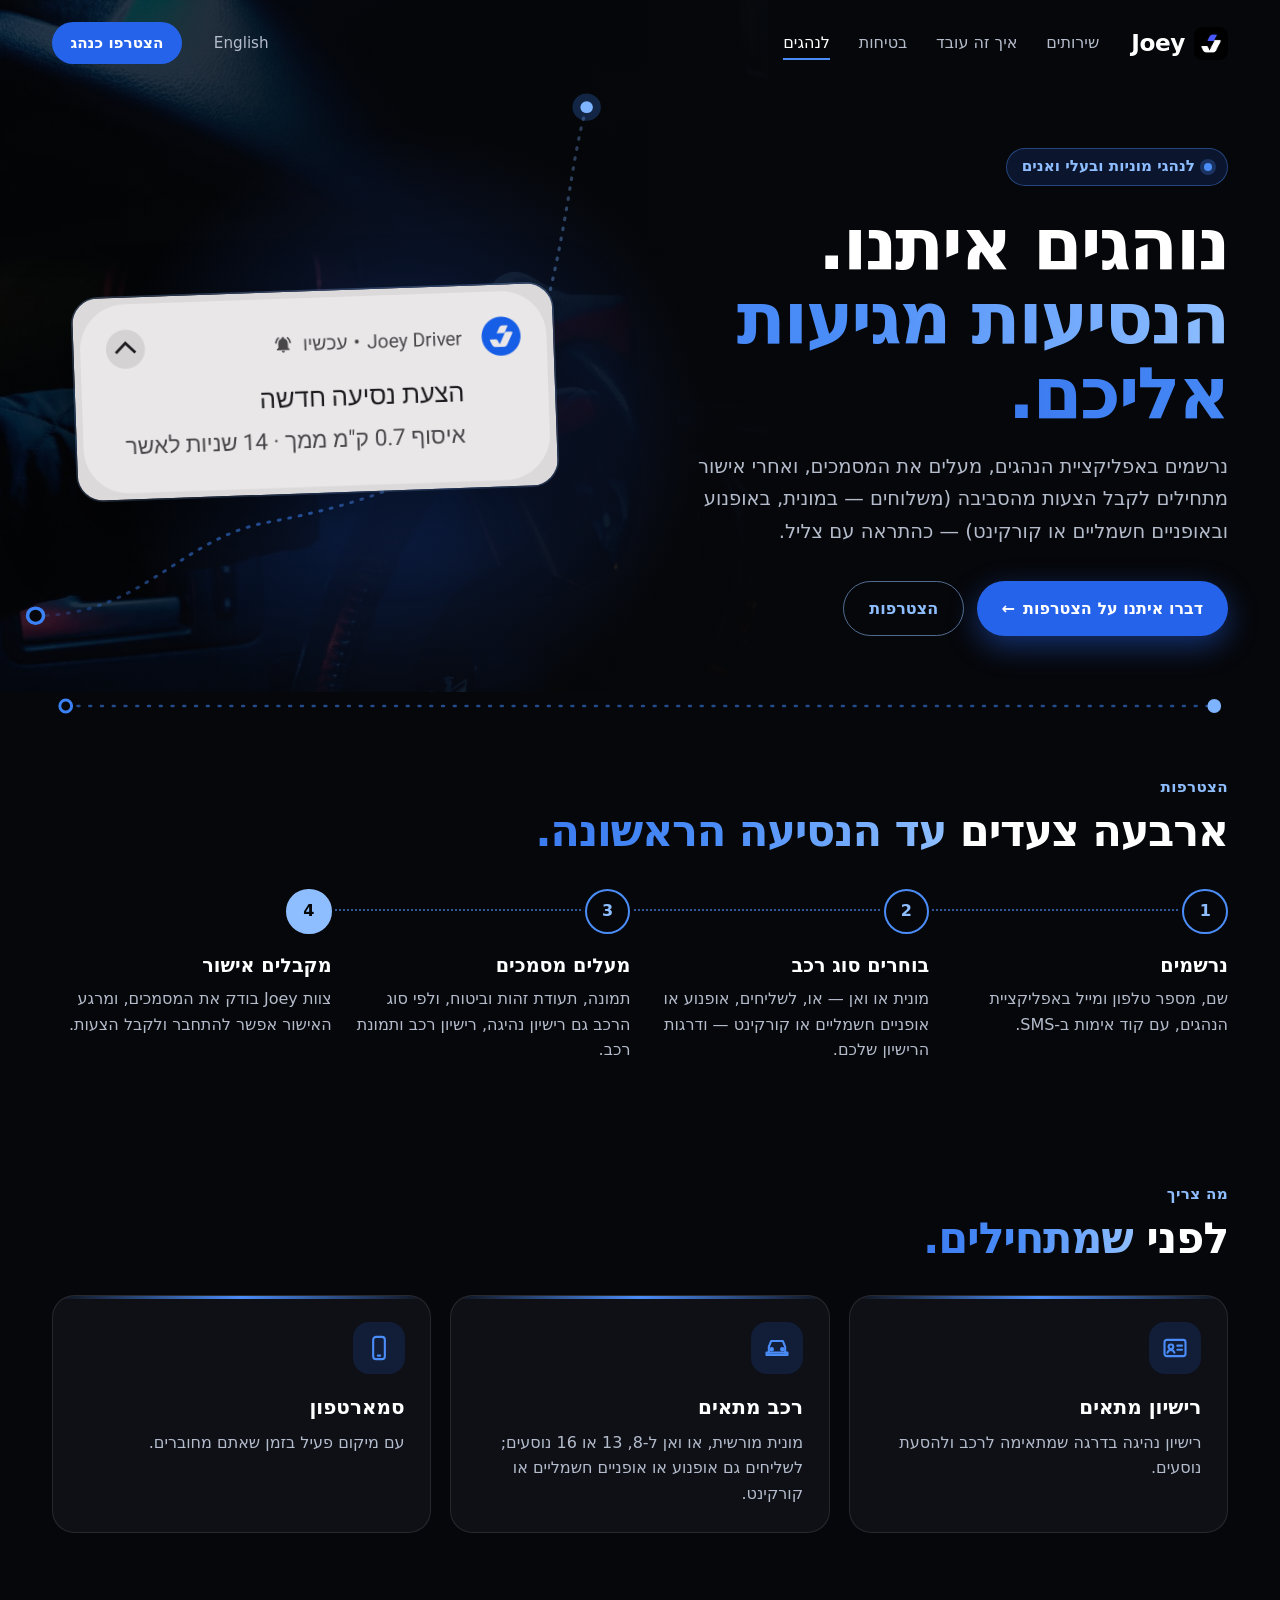
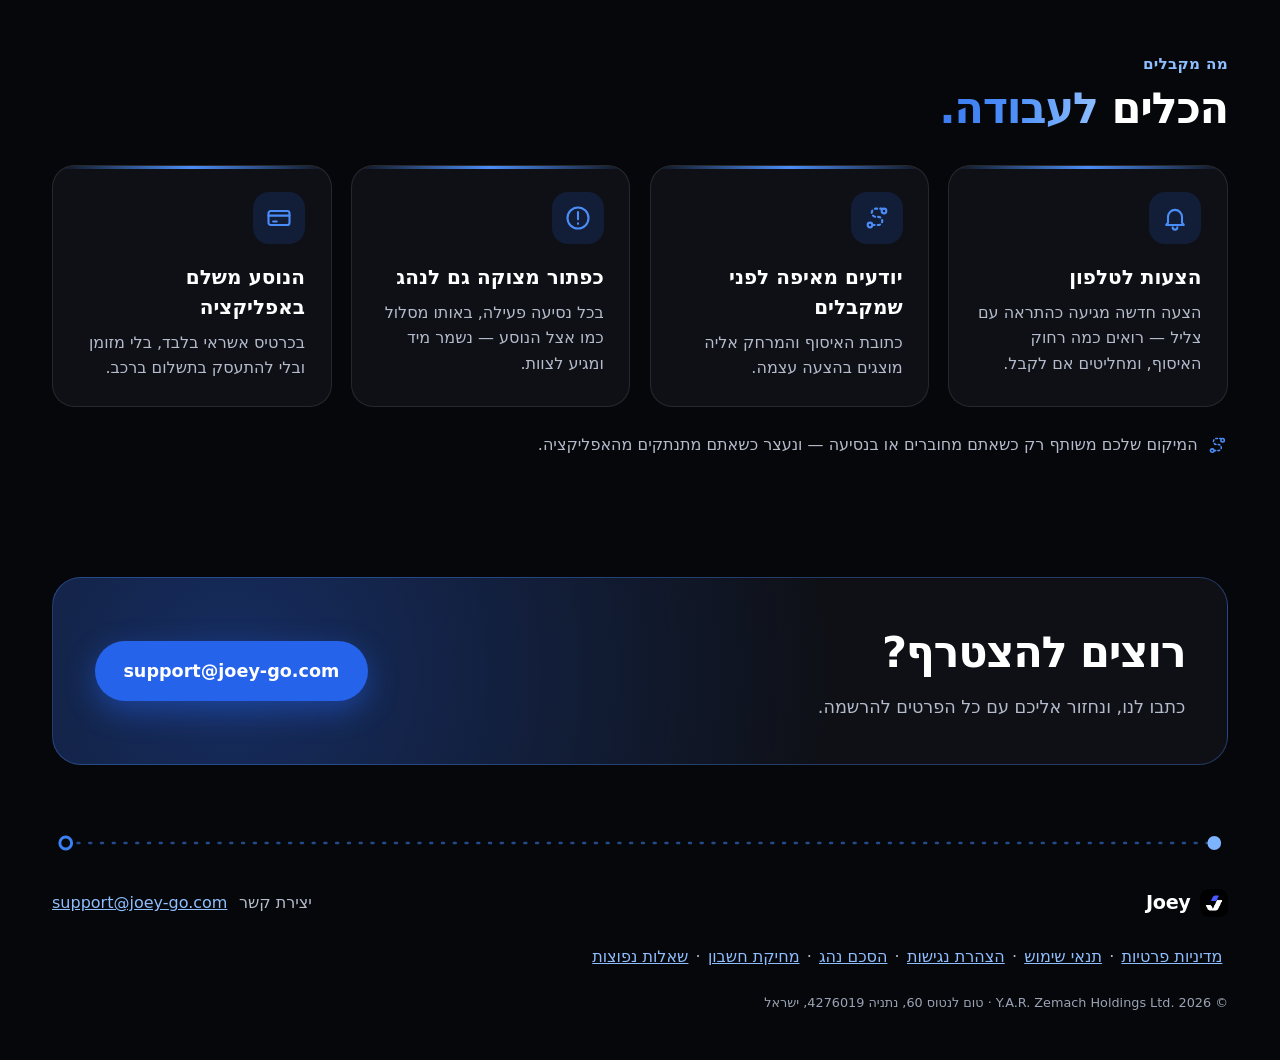
<file: drivers.html>
<!DOCTYPE html>
<html lang="he" dir="rtl">
<head>
<meta charset="utf-8">
<meta name="viewport" content="width=device-width, initial-scale=1">
<title>Joey לנהגים — הצטרפו כנהג</title>
<meta name="description" content="נהגי מוניות ובעלי ואנים עם רישיון מתאים יכולים להצטרף ל-Joey: הרשמה באפליקציית הנהגים, העלאת מסמכים, ואחרי אישור — הצעות נסיעה ישר לטלפון.">
<meta name="theme-color" content="#06070A">
<link rel="icon" href="logo.png">
<link rel="canonical" href="https://joey-go.com/drivers.html">
<link rel="alternate" hreflang="en" href="https://joey-go.com/drivers.en.html">
<link rel="stylesheet" href="home.css">
</head>
<body class="site">
<a class="skip" href="#main">דלג לתוכן הראשי</a>
<header class="topnav">
  <a class="brand" href="./"><img src="logo.png" alt="" width="34" height="34"> Joey</a>
  <nav class="links" aria-label="ניווט ראשי">
    <a href="./#services">שירותים</a>
    <a href="./#how">איך זה עובד</a>
    <a href="./#safety">בטיחות</a>
    <a href="drivers.html" aria-current="page">לנהגים</a>
  </nav>
  <span class="spacer"></span>
  <a class="lang" href="drivers.en.html" lang="en" dir="ltr" hreflang="en">English</a>
  <a class="btn btn-primary btn-sm" href="drivers.html">הצטרפו כנהג</a>
</header>
<main id="main" tabindex="-1">
<section class="hero hero-drivers">
  <div class="photo" role="img" aria-label="יד של נהג על ההגה בלילה"></div>
  <div class="fade"></div>
  <div class="glow"></div>
  <svg class="route" viewBox="0 0 1440 820" preserveAspectRatio="none" aria-hidden="true">
    <defs><linearGradient id="rg" x1="0" x2="1"><stop offset="0" stop-color="#3B82F6" stop-opacity=".15"/><stop offset=".5" stop-color="#3B82F6" stop-opacity=".9"/><stop offset="1" stop-color="#7DB3FF" stop-opacity=".3"/></linearGradient></defs>
    <path d="M40 730 C 160 730, 200 640, 300 620 S 560 560, 600 420 S 640 200, 660 130" fill="none" stroke="url(#rg)" stroke-width="3.5" stroke-dasharray="2 10" stroke-linecap="round"/>
    <circle cx="40" cy="730" r="9" fill="#06070A" stroke="#3B82F6" stroke-width="4"/>
    <g transform="translate(660 130)"><circle r="16" fill="rgba(59,130,246,.25)"/><circle r="7" fill="#7DB3FF"/></g>
  </svg>
  <div class="wrap hero-grid">
    <div>
      <span class="eyebrow"><i></i>לנהגי מוניות ובעלי ואנים</span>
      <h1>נוהגים איתנו.<br><span class="hl">הנסיעות מגיעות אליכם.</span></h1>
      <p class="lead">נרשמים באפליקציית הנהגים, מעלים את המסמכים, ואחרי אישור מתחילים לקבל הצעות מהסביבה (משלוחים — במונית, באופנוע ובאופניים חשמליים או קורקינט) — כהתראה עם צליל.</p>
      <div class="ctas">
        <a class="btn btn-primary" href="mailto:support@joey-go.com">דברו איתנו על הצטרפות <span aria-hidden="true">←</span></a>
        <a class="btn btn-ghost" href="#steps">הצטרפות</a>
      </div>
    </div>
    <div class="push-wrap"><img class="push push-hero" src="home/offer-push.png" alt="התראת הצעת נסיעה בטלפון של נהג: &quot;הצעת נסיעה חדשה — איסוף 0.7 ק״מ ממך · 14 שניות לאשר&quot;" width="1000" height="420" lang="he"></div>
  </div>
</section>

<div class="divider" aria-hidden="true"><svg viewBox="0 0 1200 28" preserveAspectRatio="none"><line x1="14" y1="14" x2="1186" y2="14" stroke="#3B82F6" stroke-opacity=".55" stroke-width="2.5" stroke-dasharray="2 10" stroke-linecap="round"/><circle cx="14" cy="14" r="6" fill="#06070A" stroke="#3B82F6" stroke-width="3"/><circle cx="1186" cy="14" r="7" fill="#7DB3FF"/></svg></div>

<section id="steps" class="wrap section">
  <p class="kicker">הצטרפות</p>
  <h2>ארבעה צעדים <span class="hl">עד הנסיעה הראשונה.</span></h2>
  <ol class="steps steps-row">
    <li><h3>נרשמים</h3><p>שם, מספר טלפון ומייל באפליקציית הנהגים, עם קוד אימות ב-SMS.</p></li>
    <li><h3>בוחרים סוג רכב</h3><p>מונית או ואן — או, לשליחים, אופנוע או אופניים חשמליים או קורקינט — ודרגות הרישיון שלכם.</p></li>
    <li><h3>מעלים מסמכים</h3><p>תמונה, תעודת זהות וביטוח, ולפי סוג הרכב גם רישיון נהיגה, רישיון רכב ותמונת רכב.</p></li>
    <li><h3>מקבלים אישור</h3><p>צוות Joey בודק את המסמכים, ומרגע האישור אפשר להתחבר ולקבל הצעות.</p></li>
  </ol>
</section>

<section class="wrap section">
  <p class="kicker">מה צריך</p>
  <h2>לפני <span class="hl">שמתחילים.</span></h2>
  <ul class="cards cards-3">
    <li class="card"><div class="ic"><svg viewBox="0 0 24 24" fill="none" stroke="currentColor" stroke-width="1.8" stroke-linecap="round" stroke-linejoin="round" aria-hidden="true"><rect x="3" y="5" width="18" height="14" rx="2"/><circle cx="8.5" cy="11" r="2"/><path d="M5.5 16c.6-1.6 1.7-2.3 3-2.3s2.4.7 3 2.3M14 10h4M14 13.5h4"/></svg></div><h3>רישיון מתאים</h3><p>רישיון נהיגה בדרגה שמתאימה לרכב ולהסעת נוסעים.</p></li>
    <li class="card"><div class="ic"><svg viewBox="0 0 24 24" fill="none" stroke="currentColor" stroke-width="1.8" stroke-linecap="round" stroke-linejoin="round" aria-hidden="true"><path d="M5 16v-5l2-5h10l2 5v5"/><path d="M3 16h18v2H3z"/><circle cx="7.5" cy="13" r="1"/><circle cx="16.5" cy="13" r="1"/></svg></div><h3>רכב מתאים</h3><p>מונית מורשית, או ואן ל-8, 13 או 16 נוסעים; לשליחים גם אופנוע או אופניים חשמליים או קורקינט.</p></li>
    <li class="card"><div class="ic"><svg viewBox="0 0 24 24" fill="none" stroke="currentColor" stroke-width="1.8" stroke-linecap="round" stroke-linejoin="round" aria-hidden="true"><rect x="7" y="2.5" width="10" height="19" rx="2.5"/><path d="M11 18.5h2"/></svg></div><h3>סמארטפון</h3><p>עם מיקום פעיל בזמן שאתם מחוברים.</p></li>
  </ul>
</section>

<section class="wrap section">
  <p class="kicker">מה מקבלים</p>
  <h2>הכלים <span class="hl">לעבודה.</span></h2>
  <ul class="cards cards-4">
    <li class="card"><div class="ic"><svg viewBox="0 0 24 24" fill="none" stroke="currentColor" stroke-width="1.8" stroke-linecap="round" stroke-linejoin="round" aria-hidden="true"><path d="M6 16V11a6 6 0 0 1 12 0v5l1.5 2h-15z"/><path d="M10 20a2 2 0 0 0 4 0"/></svg></div><h3>הצעות לטלפון</h3><p>הצעה חדשה מגיעה כהתראה עם צליל — רואים כמה רחוק האיסוף, ומחליטים אם לקבל.</p></li>
    <li class="card"><div class="ic"><svg viewBox="0 0 24 24" fill="none" stroke="currentColor" stroke-width="1.8" stroke-linecap="round" stroke-linejoin="round" aria-hidden="true"><circle cx="6" cy="18" r="2"/><circle cx="18" cy="6" r="2"/><path d="M8 18h5a3.5 3.5 0 0 0 0-7h-2a3.5 3.5 0 0 1 0-7h5" stroke-dasharray="2 2.6"/></svg></div><h3>יודעים מאיפה לפני שמקבלים</h3><p>כתובת האיסוף והמרחק אליה מוצגים בהצעה עצמה.</p></li>
    <li class="card"><div class="ic"><svg viewBox="0 0 24 24" fill="none" stroke="currentColor" stroke-width="1.8" stroke-linecap="round" stroke-linejoin="round" aria-hidden="true"><circle cx="12" cy="12" r="9"/><path d="M12 7v6M12 16.5v.5"/></svg></div><h3>כפתור מצוקה גם לנהג</h3><p>בכל נסיעה פעילה, באותו מסלול כמו אצל הנוסע — נשמר מיד ומגיע לצוות.</p></li>
    <li class="card"><div class="ic"><svg viewBox="0 0 24 24" fill="none" stroke="currentColor" stroke-width="1.8" stroke-linecap="round" stroke-linejoin="round" aria-hidden="true"><rect x="3" y="6" width="18" height="12" rx="2"/><path d="M3 10h18M7 15h3"/></svg></div><h3>הנוסע משלם באפליקציה</h3><p>בכרטיס אשראי בלבד, בלי מזומן ובלי להתעסק בתשלום ברכב.</p></li>
  </ul>
  <p class="note"><svg viewBox="0 0 24 24" fill="none" stroke="currentColor" stroke-width="1.8" stroke-linecap="round" stroke-linejoin="round" aria-hidden="true"><circle cx="6" cy="18" r="2"/><circle cx="18" cy="6" r="2"/><path d="M8 18h5a3.5 3.5 0 0 0 0-7h-2a3.5 3.5 0 0 1 0-7h5" stroke-dasharray="2 2.6"/></svg>המיקום שלכם משותף רק כשאתם מחוברים או בנסיעה — ונעצר כשאתם מתנתקים מהאפליקציה.</p>
</section>

<section class="wrap section">
  <div class="band band-cta">
    <div>
      <h2>רוצים להצטרף?</h2>
      <p class="band-body">כתבו לנו, ונחזור אליכם עם כל הפרטים להרשמה.</p>
    </div>
    <a class="btn btn-primary btn-lg" href="mailto:support@joey-go.com"><bdi dir="ltr">support@joey-go.com</bdi></a>
  </div>
</section>
</main>
<div class="divider" aria-hidden="true"><svg viewBox="0 0 1200 28" preserveAspectRatio="none"><line x1="14" y1="14" x2="1186" y2="14" stroke="#3B82F6" stroke-opacity=".55" stroke-width="2.5" stroke-dasharray="2 10" stroke-linecap="round"/><circle cx="14" cy="14" r="6" fill="#06070A" stroke="#3B82F6" stroke-width="3"/><circle cx="1186" cy="14" r="7" fill="#7DB3FF"/></svg></div>
<footer id="contact" class="site-footer">
  <div class="footer-top">
    <a class="brand" href="./"><img src="logo.png" alt="" width="28" height="28"> Joey</a>
    <p class="footer-contact"><span class="label">יצירת קשר</span> <a href="mailto:support@joey-go.com"><bdi dir="ltr">support@joey-go.com</bdi></a></p>
  </div>
  <p class="footer-docs"><a href="privacy.he.html">מדיניות פרטיות</a><span aria-hidden="true"> · </span><a href="terms.he.html">תנאי שימוש</a><span aria-hidden="true"> · </span><a href="accessibility.he.html">הצהרת נגישות</a><span aria-hidden="true"> · </span><a href="driver-agreement.html">הסכם נהג</a><span aria-hidden="true"> · </span><a href="delete-account.html">מחיקת חשבון</a><span aria-hidden="true"> · </span><a href="faq.html">שאלות נפוצות</a></p>
  <p class="footer-legal">&copy; 2026 <bdi lang="en" dir="ltr">Y.A.R. Zemach Holdings Ltd.</bdi> · טום לנטוס 60, נתניה 4276019, ישראל</p>
</footer>
</body>
</html>
</file>
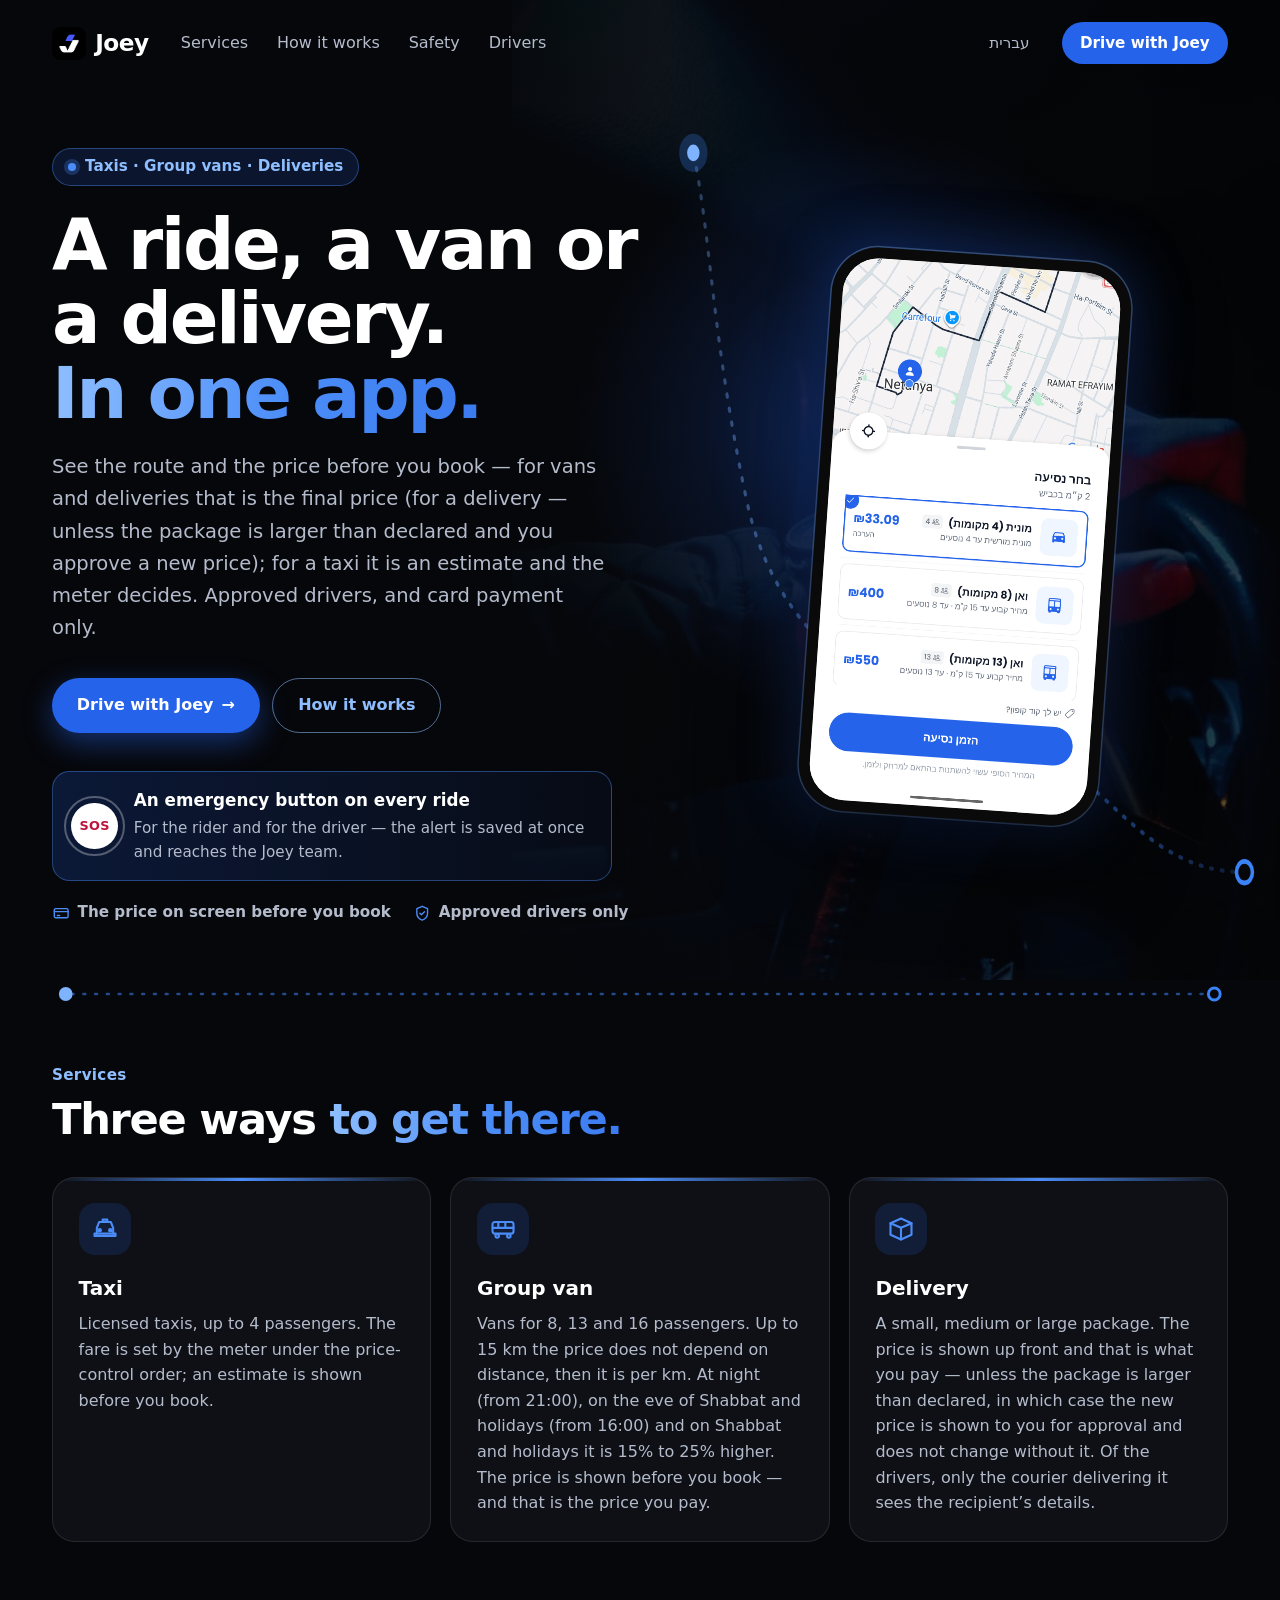
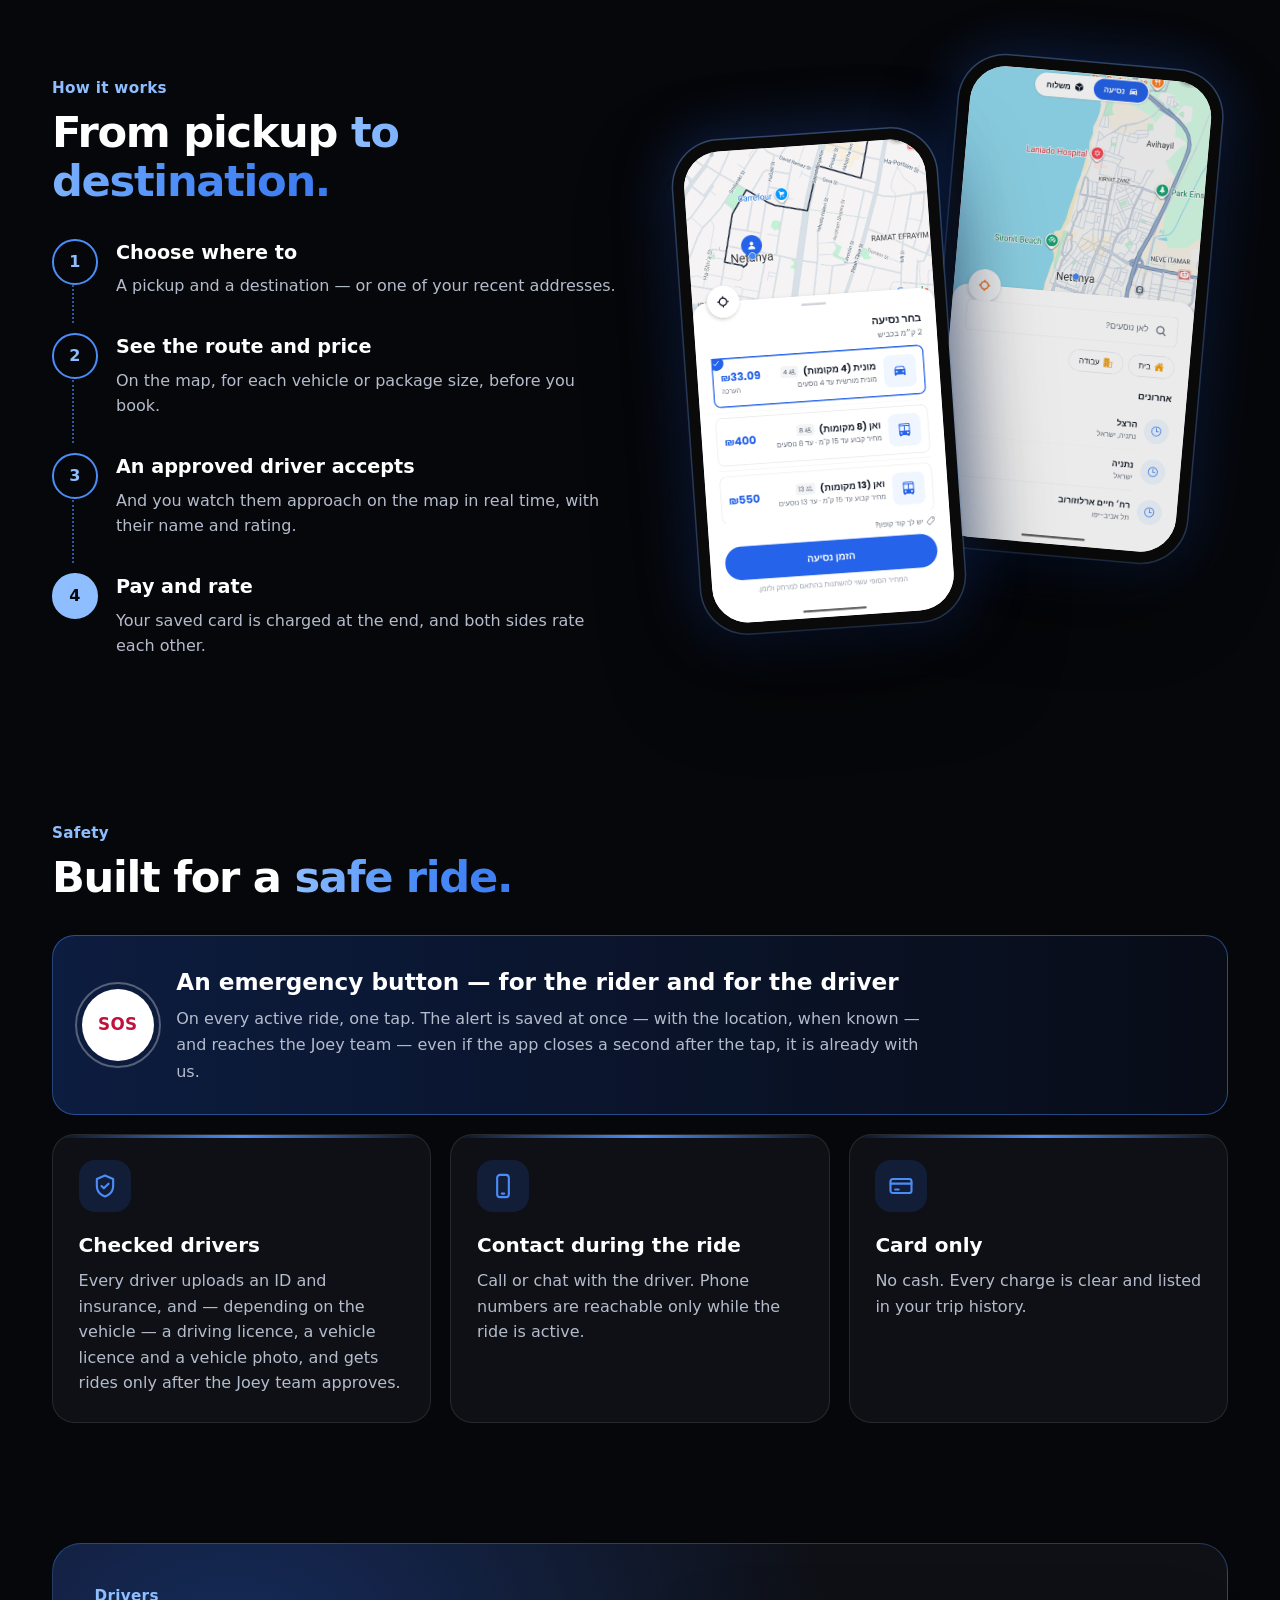
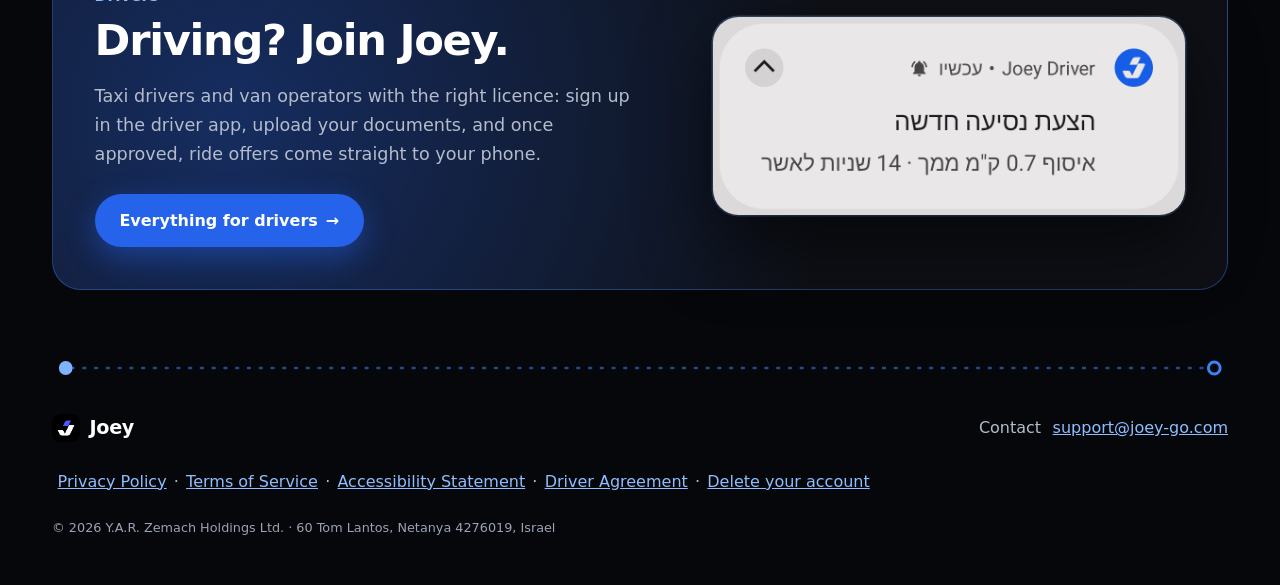
<file: en.html>
<!DOCTYPE html>
<html lang="en" dir="ltr">
<head>
<meta charset="utf-8">
<meta name="viewport" content="width=device-width, initial-scale=1">
<title>Joey — rides, vans and deliveries in Israel</title>
<meta name="description" content="Joey is an app for booking taxis, group vans and deliveries in Israel. You see the route and the price before you book, and pay by card in the app.">
<meta name="theme-color" content="#06070A">
<link rel="icon" href="logo.png">
<link rel="canonical" href="https://joey-go.com/en.html">
<link rel="alternate" hreflang="he" href="https://joey-go.com/">
<link rel="stylesheet" href="home.css">
</head>
<body class="site">
<a class="skip" href="#main">Skip to main content</a>
<header class="topnav">
  <a class="brand" href="en.html"><img src="logo.png" alt="" width="34" height="34"> Joey</a>
  <nav class="links" aria-label="Main">
    <a href="#services">Services</a>
    <a href="#how">How it works</a>
    <a href="#safety">Safety</a>
    <a href="drivers.en.html">Drivers</a>
  </nav>
  <span class="spacer"></span>
  <a class="lang" href="./" lang="he" dir="rtl" hreflang="he">עברית</a>
  <a class="btn btn-primary btn-sm" href="drivers.en.html">Drive with Joey</a>
</header>
<main id="main" tabindex="-1">
<section class="hero">
  <div class="photo" role="img" aria-label="A driver’s hand on the steering wheel at night"></div>
  <div class="fade"></div>
  <div class="glow"></div>
  <svg class="route" viewBox="0 0 1440 820" preserveAspectRatio="none" aria-hidden="true">
    <defs><linearGradient id="rg" x1="0" x2="1"><stop offset="0" stop-color="#3B82F6" stop-opacity=".15"/><stop offset=".5" stop-color="#3B82F6" stop-opacity=".9"/><stop offset="1" stop-color="#7DB3FF" stop-opacity=".3"/></linearGradient></defs>
    <path d="M40 730 C 160 730, 200 640, 300 620 S 560 560, 600 420 S 640 200, 660 130" fill="none" stroke="url(#rg)" stroke-width="3.5" stroke-dasharray="2 10" stroke-linecap="round"/>
    <circle cx="40" cy="730" r="9" fill="#06070A" stroke="#3B82F6" stroke-width="4"/>
    <g transform="translate(660 130)"><circle r="16" fill="rgba(59,130,246,.25)"/><circle r="7" fill="#7DB3FF"/></g>
  </svg>
  <div class="wrap hero-grid">
    <div>
      <span class="eyebrow"><i></i>Taxis · Group vans · Deliveries</span>
      <h1>A ride, a van or a delivery.<br><span class="hl">In one app.</span></h1>
      <p class="lead">See the route and the price before you book — for vans and deliveries that is the final price (for a delivery — unless the package is larger than declared and you approve a new price); for a taxi it is an estimate and the meter decides. Approved drivers, and card payment only.</p>
      <div class="ctas">
        <a class="btn btn-primary" href="drivers.en.html">Drive with Joey <span aria-hidden="true">→</span></a>
        <a class="btn btn-ghost" href="#how">How it works</a>
      </div>
      <div class="sos">
        <div class="sos-icon" aria-hidden="true">SOS</div>
        <div><b>An emergency button on every ride</b><span>For the rider and for the driver — the alert is saved at once and reaches the Joey team.</span></div>
      </div>
      <ul class="facts">
        <li><svg viewBox="0 0 24 24" fill="none" stroke="currentColor" stroke-width="1.8" stroke-linecap="round" stroke-linejoin="round" aria-hidden="true"><rect x="3" y="6" width="18" height="12" rx="2"/><path d="M3 10h18M7 15h3"/></svg>The price on screen before you book</li>
        <li><svg viewBox="0 0 24 24" fill="none" stroke="currentColor" stroke-width="1.8" stroke-linecap="round" stroke-linejoin="round" aria-hidden="true"><path d="M12 3l7 3v6c0 4.5-3 7.5-7 9-4-1.5-7-4.5-7-9V6z"/><path d="M9 12l2 2 4-4"/></svg>Approved drivers only</li>
      </ul>
    </div>
    <div class="phone-wrap"><div class="phone tilt"><div class="screen"><img src="home/app-choose-ride.jpg" alt="The ride-choice screen in the app: the route on the map and a price for each vehicle" width="1080" height="2110" loading="lazy"></div></div></div>
  </div>
</section>

<div class="divider" aria-hidden="true"><svg viewBox="0 0 1200 28" preserveAspectRatio="none"><line x1="14" y1="14" x2="1186" y2="14" stroke="#3B82F6" stroke-opacity=".55" stroke-width="2.5" stroke-dasharray="2 10" stroke-linecap="round"/><circle cx="14" cy="14" r="6" fill="#06070A" stroke="#3B82F6" stroke-width="3"/><circle cx="1186" cy="14" r="7" fill="#7DB3FF"/></svg></div>

<section id="services" class="wrap section">
  <p class="kicker">Services</p>
  <h2>Three ways <span class="hl">to get there.</span></h2>
  <ul class="cards cards-3">
    <li class="card"><div class="ic"><svg viewBox="0 0 24 24" fill="none" stroke="currentColor" stroke-width="1.8" stroke-linecap="round" stroke-linejoin="round" aria-hidden="true"><path d="M5 16v-5l2-5h10l2 5v5"/><path d="M3 16h18v2H3z"/><circle cx="7.5" cy="13" r="1"/><circle cx="16.5" cy="13" r="1"/><path d="M10 6V4h4v2"/></svg></div><h3>Taxi</h3><p>Licensed taxis, up to 4 passengers. The fare is set by the meter under the price-control order; an estimate is shown before you book.</p></li>
    <li class="card"><div class="ic"><svg viewBox="0 0 24 24" fill="none" stroke="currentColor" stroke-width="1.8" stroke-linecap="round" stroke-linejoin="round" aria-hidden="true"><rect x="3" y="6" width="18" height="10" rx="2"/><path d="M3 11h18M8 6v5M14 6v5"/><circle cx="7" cy="18" r="1.5"/><circle cx="17" cy="18" r="1.5"/></svg></div><h3>Group van</h3><p>Vans for 8, 13 and 16 passengers. Up to 15 km the price does not depend on distance, then it is per km. At night (from 21:00), on the eve of Shabbat and holidays (from 16:00) and on Shabbat and holidays it is 15% to 25% higher. The price is shown before you book — and that is the price you pay.</p></li>
    <li class="card"><div class="ic"><svg viewBox="0 0 24 24" fill="none" stroke="currentColor" stroke-width="1.8" stroke-linecap="round" stroke-linejoin="round" aria-hidden="true"><path d="M3 7l9-4 9 4v10l-9 4-9-4z"/><path d="M3 7l9 4 9-4M12 11v10"/></svg></div><h3>Delivery</h3><p>A small, medium or large package. The price is shown up front and that is what you pay — unless the package is larger than declared, in which case the new price is shown to you for approval and does not change without it. Of the drivers, only the courier delivering it sees the recipient’s details.</p></li>
  </ul>
</section>

<section id="how" class="wrap section how">
  <div>
    <p class="kicker">How it works</p>
    <h2>From pickup <span class="hl">to destination.</span></h2>
    <ol class="steps">
      <li><h3>Choose where to</h3><p>A pickup and a destination — or one of your recent addresses.</p></li>
      <li><h3>See the route and price</h3><p>On the map, for each vehicle or package size, before you book.</p></li>
      <li><h3>An approved driver accepts</h3><p>And you watch them approach on the map in real time, with their name and rating.</p></li>
      <li><h3>Pay and rate</h3><p>Your saved card is charged at the end, and both sides rate each other.</p></li>
    </ol>
  </div>
  <div class="phone-pair">
    <div class="phone back"><div class="screen"><img src="home/app-home.jpg" alt="The Joey app home screen: a map, the ride/delivery switch and recent addresses" width="1080" height="2110" loading="lazy"></div></div>
    <div class="phone front"><div class="screen"><img src="home/app-choose-ride.jpg" alt="The ride-choice screen in the app: the route on the map and a price for each vehicle" width="1080" height="2110" loading="lazy"></div></div>
  </div>
</section>

<section id="safety" class="wrap section">
  <p class="kicker">Safety</p>
  <h2>Built for a <span class="hl">safe ride.</span></h2>
  <div class="sos-big">
    <div class="sos-icon sos-icon-lg" aria-hidden="true">SOS</div>
    <div><h3>An emergency button — for the rider and for the driver</h3><p>On every active ride, one tap. The alert is saved at once — with the location, when known — and reaches the Joey team — even if the app closes a second after the tap, it is already with us.</p></div>
  </div>
  <ul class="cards cards-3">
    <li class="card"><div class="ic"><svg viewBox="0 0 24 24" fill="none" stroke="currentColor" stroke-width="1.8" stroke-linecap="round" stroke-linejoin="round" aria-hidden="true"><path d="M12 3l7 3v6c0 4.5-3 7.5-7 9-4-1.5-7-4.5-7-9V6z"/><path d="M9 12l2 2 4-4"/></svg></div><h3>Checked drivers</h3><p>Every driver uploads an ID and insurance, and — depending on the vehicle — a driving licence, a vehicle licence and a vehicle photo, and gets rides only after the Joey team approves.</p></li>
    <li class="card"><div class="ic"><svg viewBox="0 0 24 24" fill="none" stroke="currentColor" stroke-width="1.8" stroke-linecap="round" stroke-linejoin="round" aria-hidden="true"><rect x="7" y="2.5" width="10" height="19" rx="2.5"/><path d="M11 18.5h2"/></svg></div><h3>Contact during the ride</h3><p>Call or chat with the driver. Phone numbers are reachable only while the ride is active.</p></li>
    <li class="card"><div class="ic"><svg viewBox="0 0 24 24" fill="none" stroke="currentColor" stroke-width="1.8" stroke-linecap="round" stroke-linejoin="round" aria-hidden="true"><rect x="3" y="6" width="18" height="12" rx="2"/><path d="M3 10h18M7 15h3"/></svg></div><h3>Card only</h3><p>No cash. Every charge is clear and listed in your trip history.</p></li>
  </ul>
</section>

<section class="wrap section">
  <div class="band">
    <div>
      <p class="kicker">Drivers</p>
      <h2>Driving? Join Joey.</h2>
      <p class="band-body">Taxi drivers and van operators with the right licence: sign up in the driver app, upload your documents, and once approved, ride offers come straight to your phone.</p>
      <a class="btn btn-primary" href="drivers.en.html">Everything for drivers <span aria-hidden="true">→</span></a>
    </div>
    <img class="push" src="home/offer-push.png" alt="A ride-offer notification on a driver’s phone: “New ride offer — pickup 0.7 km away · 14 seconds to accept” (in Hebrew)" loading="lazy" width="1000" height="420" lang="he">
  </div>
</section>
</main>
<div class="divider" aria-hidden="true"><svg viewBox="0 0 1200 28" preserveAspectRatio="none"><line x1="14" y1="14" x2="1186" y2="14" stroke="#3B82F6" stroke-opacity=".55" stroke-width="2.5" stroke-dasharray="2 10" stroke-linecap="round"/><circle cx="14" cy="14" r="6" fill="#06070A" stroke="#3B82F6" stroke-width="3"/><circle cx="1186" cy="14" r="7" fill="#7DB3FF"/></svg></div>
<footer id="contact" class="site-footer">
  <div class="footer-top">
    <a class="brand" href="en.html"><img src="logo.png" alt="" width="28" height="28"> Joey</a>
    <p class="footer-contact"><span class="label">Contact</span> <a href="mailto:support@joey-go.com"><bdi dir="ltr">support@joey-go.com</bdi></a></p>
  </div>
  <p class="footer-docs"><a href="privacy.en.html">Privacy Policy</a><span aria-hidden="true"> · </span><a href="terms.en.html">Terms of Service</a><span aria-hidden="true"> · </span><a href="accessibility.en.html">Accessibility Statement</a><span aria-hidden="true"> · </span><a href="driver-agreement.en.html">Driver Agreement</a><span aria-hidden="true"> · </span><a href="delete-account.en.html">Delete your account</a></p>
  <p class="footer-legal">&copy; 2026 <bdi lang="en" dir="ltr">Y.A.R. Zemach Holdings Ltd.</bdi> · 60 Tom Lantos, Netanya 4276019, Israel</p>
</footer>
</body>
</html>
</file>
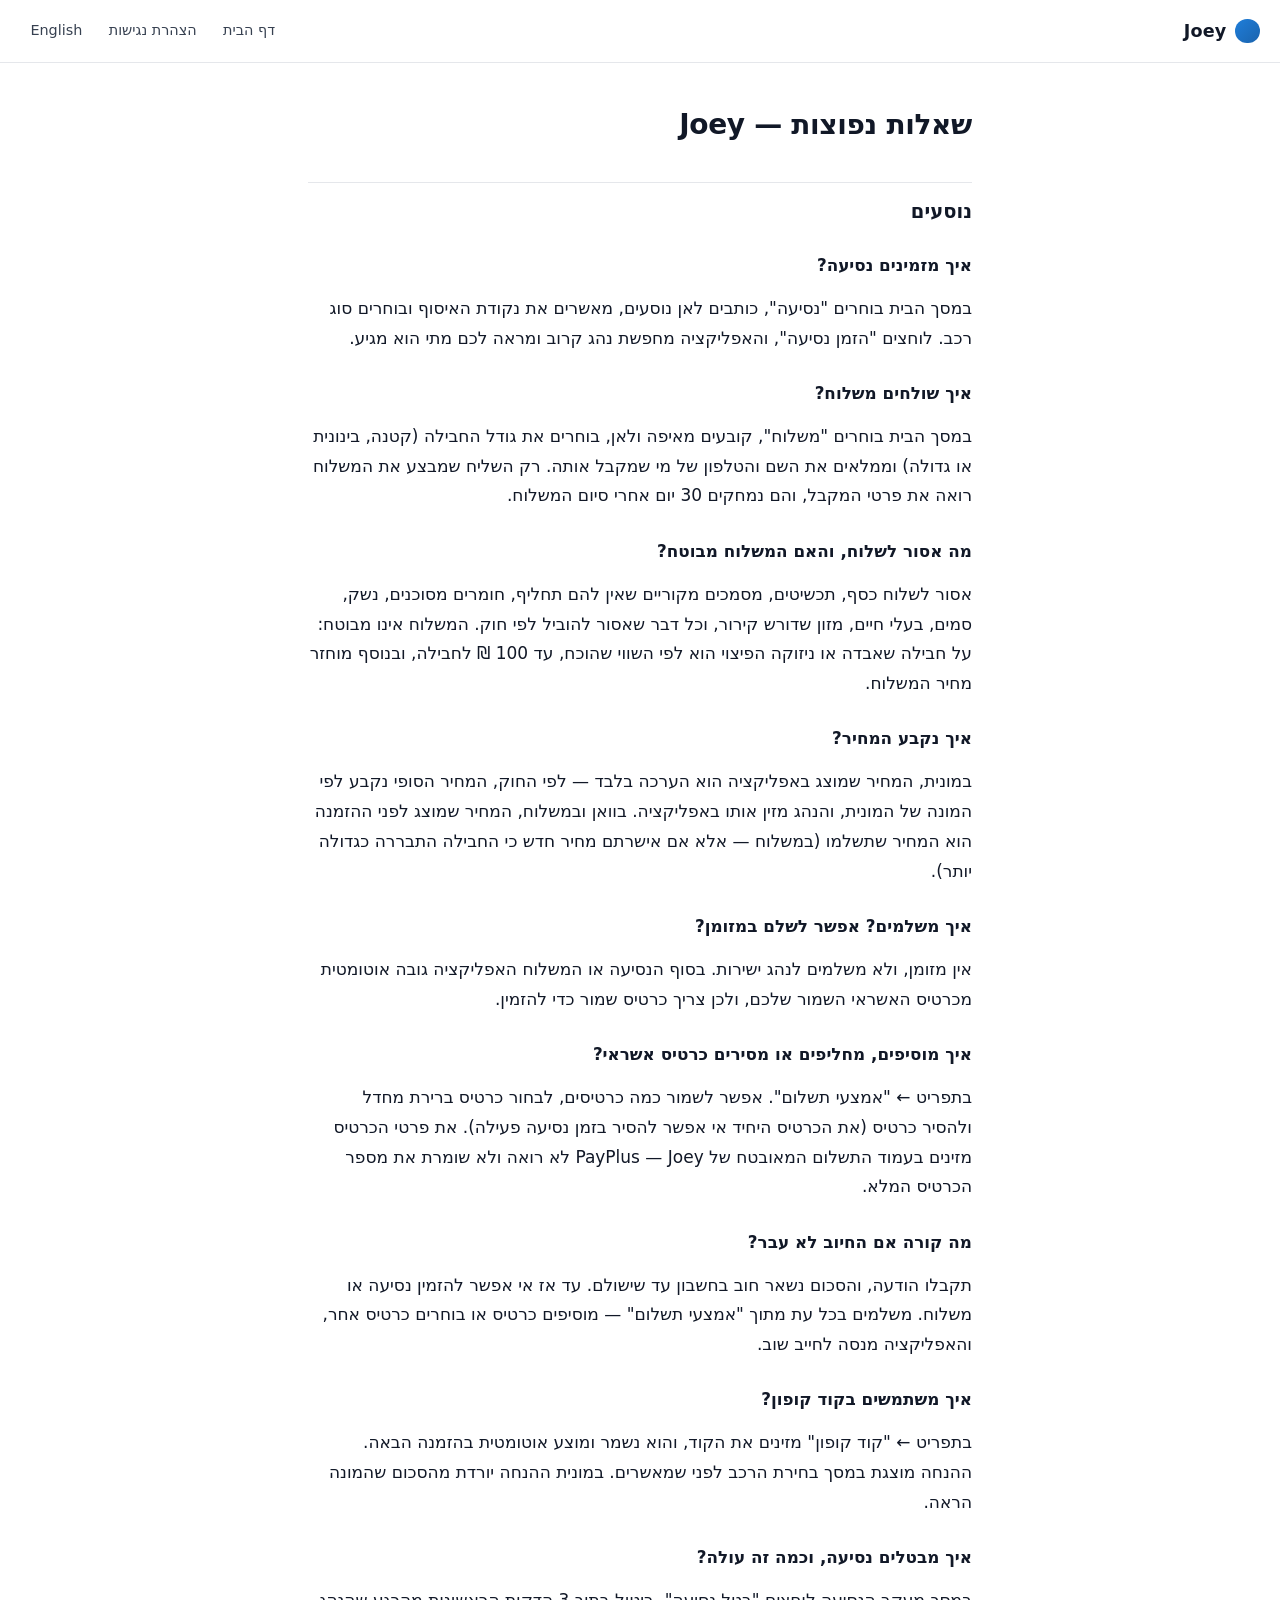
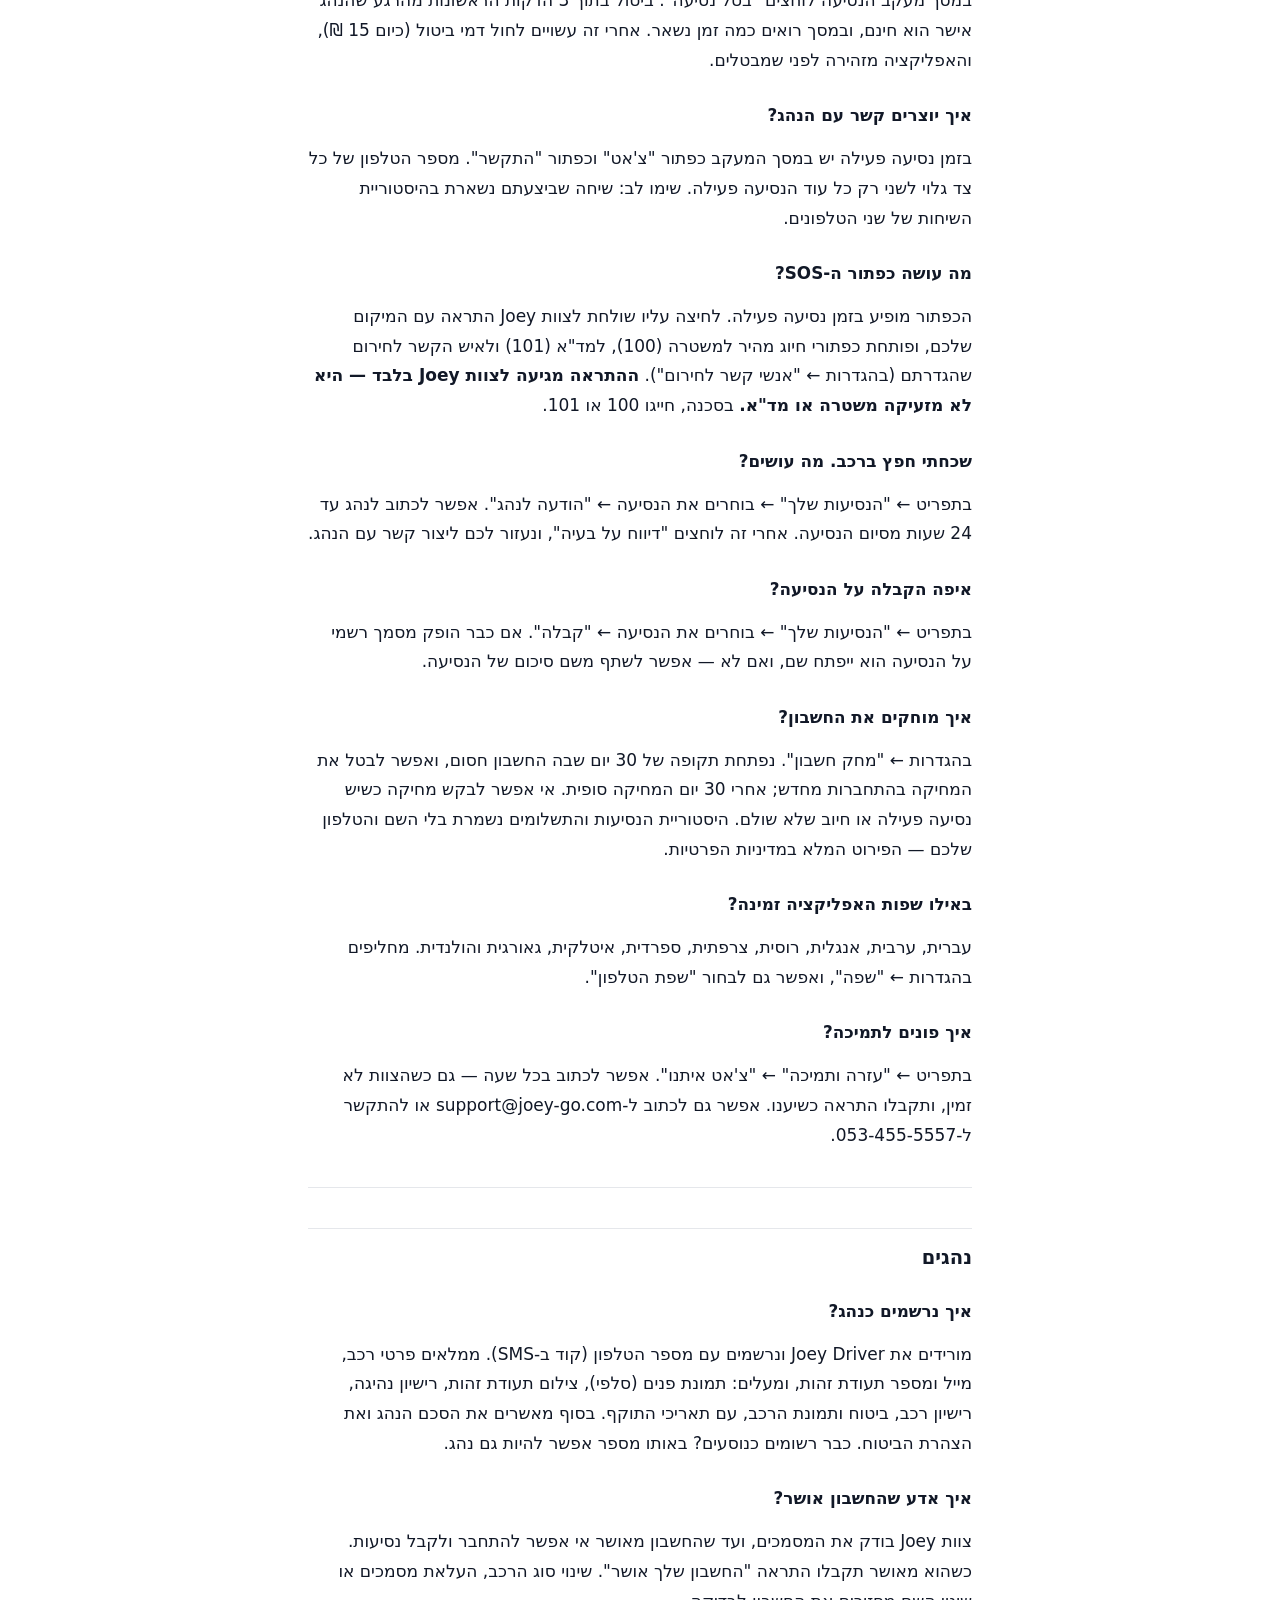
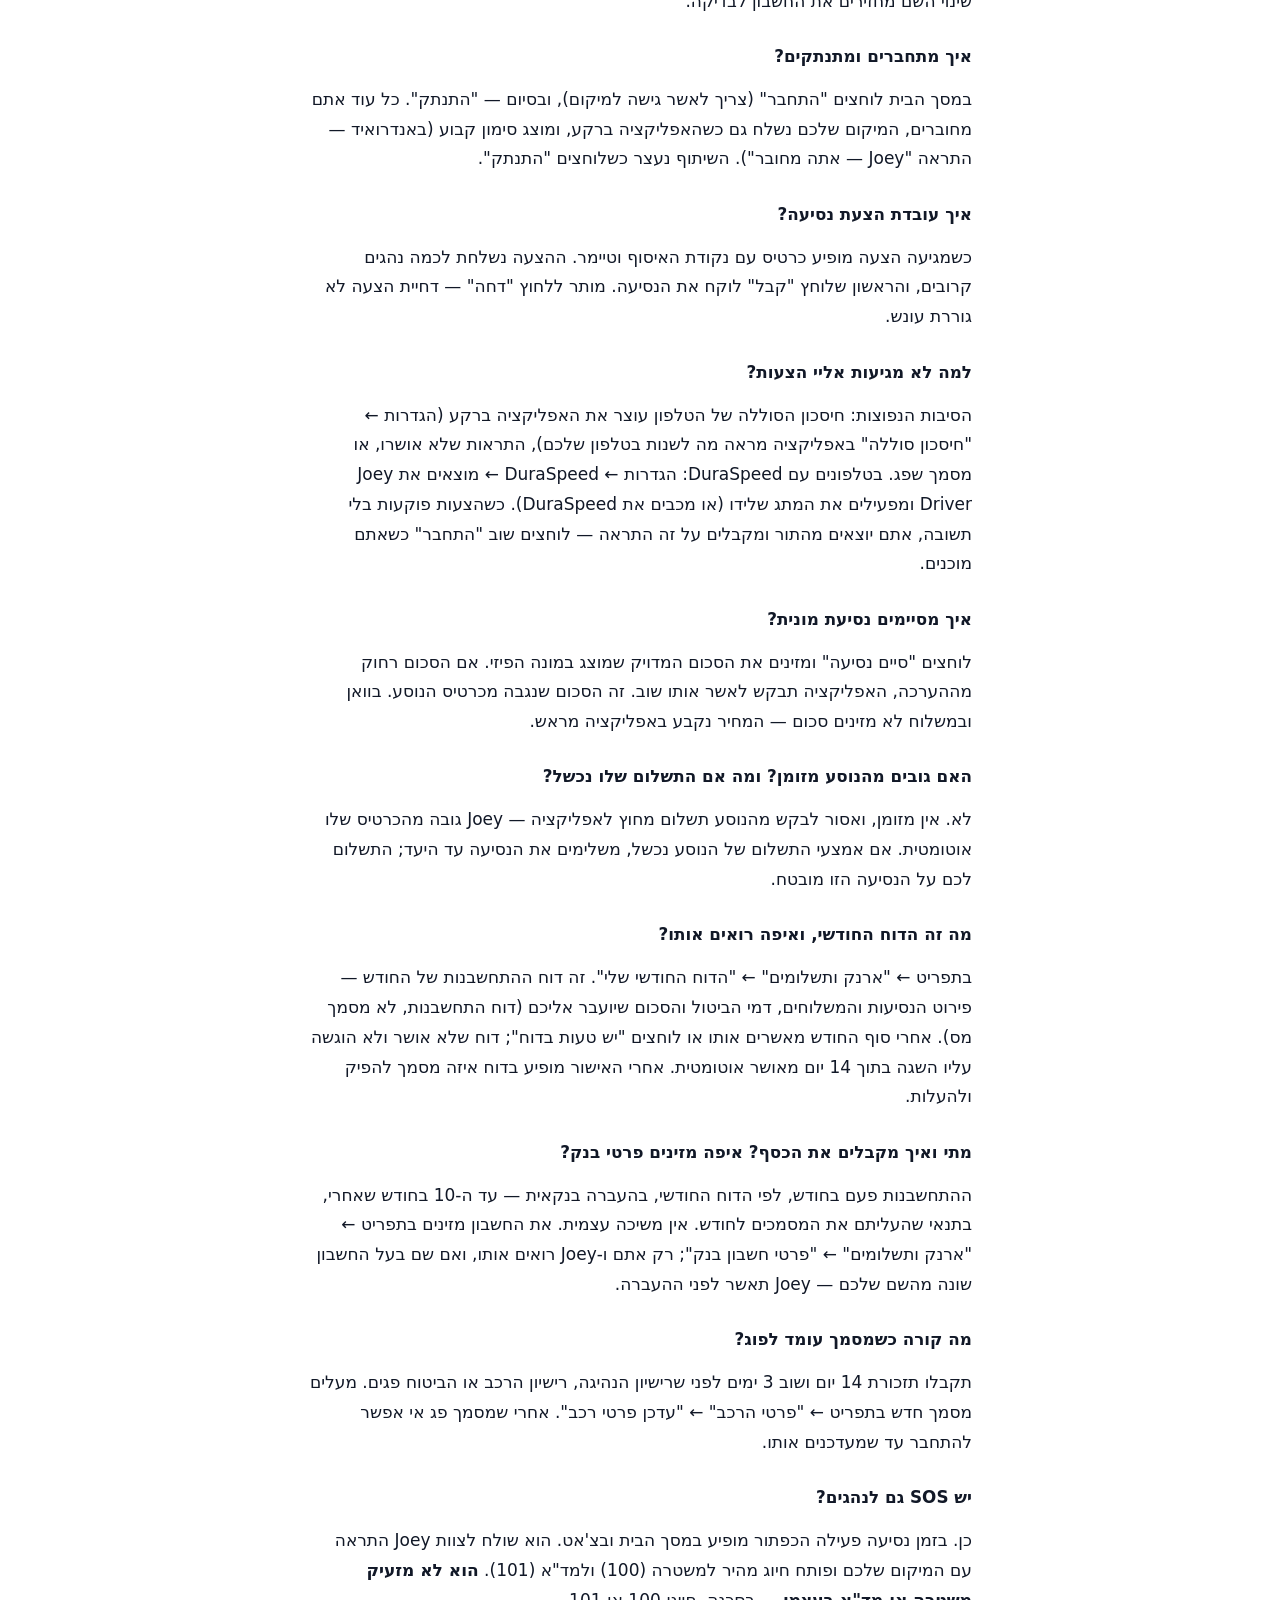
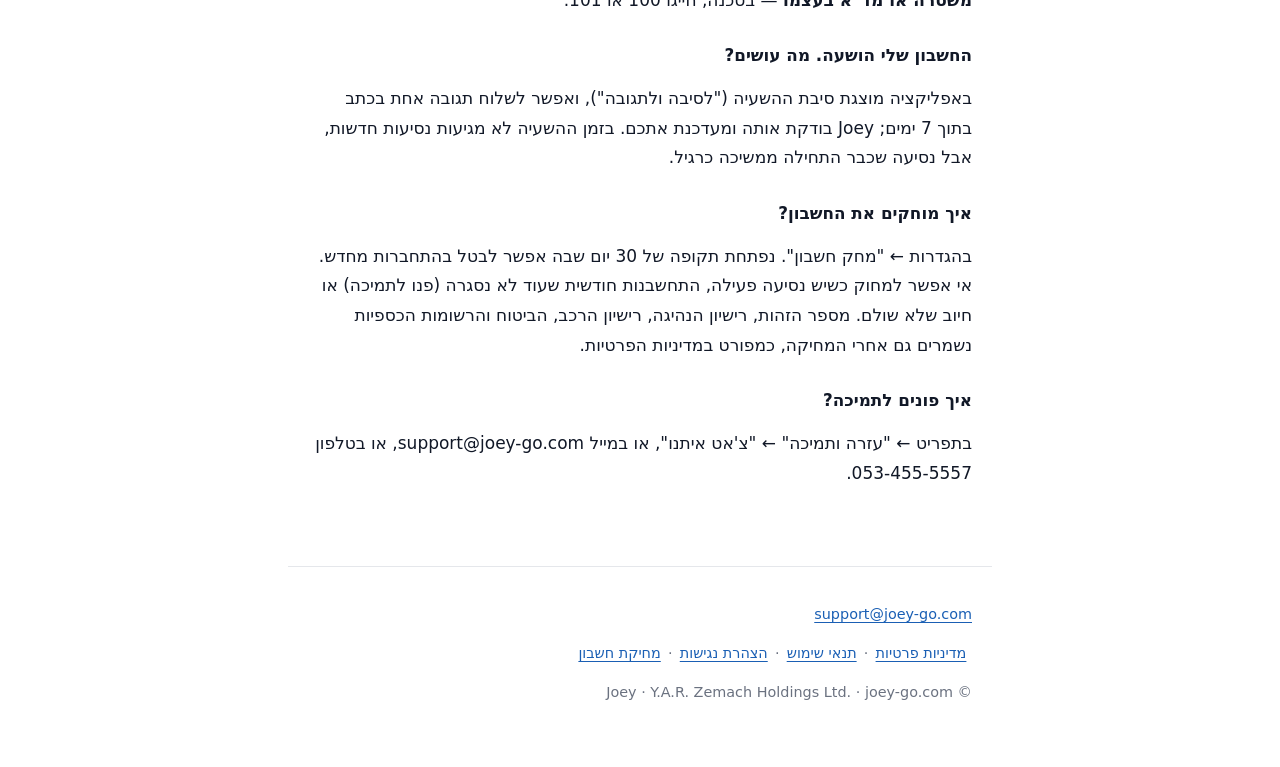
<file: faq.html>
<!DOCTYPE html>
<html lang="he" dir="rtl">
<head>
<meta charset="utf-8">
<meta name="viewport" content="width=device-width, initial-scale=1">
<title>שאלות נפוצות · Joey</title>
<link rel="icon" href="logo.png">
<link rel="stylesheet" href="style.css">
</head>
<body>
<a class="skip" href="#main">דלג לתוכן הראשי</a>
<header class="bar">
  <a class="brand" href="./">Joey</a>
  <nav>
    <a href="./">דף הבית</a>
    <a href="accessibility.he.html">הצהרת נגישות</a>
    <a href="en.html" lang="en" dir="ltr" hreflang="en">English</a>
  </nav>
</header>

<main id="main" tabindex="-1">
  <article>
<h1>שאלות נפוצות — Joey</h1>
<h2>נוסעים</h2>
<h3>איך מזמינים נסיעה?</h3>
<p>במסך הבית בוחרים &quot;נסיעה&quot;, כותבים לאן נוסעים, מאשרים את נקודת האיסוף ובוחרים סוג רכב. לוחצים &quot;הזמן נסיעה&quot;, והאפליקציה מחפשת נהג קרוב ומראה לכם מתי הוא מגיע.</p>
<h3>איך שולחים משלוח?</h3>
<p>במסך הבית בוחרים &quot;משלוח&quot;, קובעים מאיפה ולאן, בוחרים את גודל החבילה (קטנה, בינונית או גדולה) וממלאים את השם והטלפון של מי שמקבל אותה. רק השליח שמבצע את המשלוח רואה את פרטי המקבל, והם נמחקים 30 יום אחרי סיום המשלוח.</p>
<h3>מה אסור לשלוח, והאם המשלוח מבוטח?</h3>
<p>אסור לשלוח כסף, תכשיטים, מסמכים מקוריים שאין להם תחליף, חומרים מסוכנים, נשק, סמים, בעלי חיים, מזון שדורש קירור, וכל דבר שאסור להוביל לפי חוק. המשלוח אינו מבוטח: על חבילה שאבדה או ניזוקה הפיצוי הוא לפי השווי שהוכח, עד 100 ₪ לחבילה, ובנוסף מוחזר מחיר המשלוח.</p>
<h3>איך נקבע המחיר?</h3>
<p>במונית, המחיר שמוצג באפליקציה הוא הערכה בלבד — לפי החוק, המחיר הסופי נקבע לפי המונה של המונית, והנהג מזין אותו באפליקציה. בוואן ובמשלוח, המחיר שמוצג לפני ההזמנה הוא המחיר שתשלמו (במשלוח — אלא אם אישרתם מחיר חדש כי החבילה התבררה כגדולה יותר).</p>
<h3>איך משלמים? אפשר לשלם במזומן?</h3>
<p>אין מזומן, ולא משלמים לנהג ישירות. בסוף הנסיעה או המשלוח האפליקציה גובה אוטומטית מכרטיס האשראי השמור שלכם, ולכן צריך כרטיס שמור כדי להזמין.</p>
<h3>איך מוסיפים, מחליפים או מסירים כרטיס אשראי?</h3>
<p>בתפריט ← &quot;אמצעי תשלום&quot;. אפשר לשמור כמה כרטיסים, לבחור כרטיס ברירת מחדל ולהסיר כרטיס (את הכרטיס היחיד אי אפשר להסיר בזמן נסיעה פעילה). את פרטי הכרטיס מזינים בעמוד התשלום המאובטח של PayPlus — Joey לא רואה ולא שומרת את מספר הכרטיס המלא.</p>
<h3>מה קורה אם החיוב לא עבר?</h3>
<p>תקבלו הודעה, והסכום נשאר חוב בחשבון עד שישולם. עד אז אי אפשר להזמין נסיעה או משלוח. משלמים בכל עת מתוך &quot;אמצעי תשלום&quot; — מוסיפים כרטיס או בוחרים כרטיס אחר, והאפליקציה מנסה לחייב שוב.</p>
<h3>איך משתמשים בקוד קופון?</h3>
<p>בתפריט ← &quot;קוד קופון&quot; מזינים את הקוד, והוא נשמר ומוצע אוטומטית בהזמנה הבאה. ההנחה מוצגת במסך בחירת הרכב לפני שמאשרים. במונית ההנחה יורדת מהסכום שהמונה הראה.</p>
<h3>איך מבטלים נסיעה, וכמה זה עולה?</h3>
<p>במסך מעקב הנסיעה לוחצים &quot;בטל נסיעה&quot;. ביטול בתוך 3 הדקות הראשונות מהרגע שהנהג אישר הוא חינם, ובמסך רואים כמה זמן נשאר. אחרי זה עשויים לחול דמי ביטול (כיום 15 ₪), והאפליקציה מזהירה לפני שמבטלים.</p>
<h3>איך יוצרים קשר עם הנהג?</h3>
<p>בזמן נסיעה פעילה יש במסך המעקב כפתור &quot;צ'אט&quot; וכפתור &quot;התקשר&quot;. מספר הטלפון של כל צד גלוי לשני רק כל עוד הנסיעה פעילה. שימו לב: שיחה שביצעתם נשארת בהיסטוריית השיחות של שני הטלפונים.</p>
<h3>מה עושה כפתור ה-SOS?</h3>
<p>הכפתור מופיע בזמן נסיעה פעילה. לחיצה עליו שולחת לצוות Joey התראה עם המיקום שלכם, ופותחת כפתורי חיוג מהיר למשטרה (100), למד&quot;א (101) ולאיש הקשר לחירום שהגדרתם (בהגדרות ← &quot;אנשי קשר לחירום&quot;). <strong>ההתראה מגיעה לצוות Joey בלבד — היא לא מזעיקה משטרה או מד&quot;א.</strong> בסכנה, חייגו 100 או 101.</p>
<h3>שכחתי חפץ ברכב. מה עושים?</h3>
<p>בתפריט ← &quot;הנסיעות שלך&quot; ← בוחרים את הנסיעה ← &quot;הודעה לנהג&quot;. אפשר לכתוב לנהג עד 24 שעות מסיום הנסיעה. אחרי זה לוחצים &quot;דיווח על בעיה&quot;, ונעזור לכם ליצור קשר עם הנהג.</p>
<h3>איפה הקבלה על הנסיעה?</h3>
<p>בתפריט ← &quot;הנסיעות שלך&quot; ← בוחרים את הנסיעה ← &quot;קבלה&quot;. אם כבר הופק מסמך רשמי על הנסיעה הוא ייפתח שם, ואם לא — אפשר לשתף משם סיכום של הנסיעה.</p>
<h3>איך מוחקים את החשבון?</h3>
<p>בהגדרות ← &quot;מחק חשבון&quot;. נפתחת תקופה של 30 יום שבה החשבון חסום, ואפשר לבטל את המחיקה בהתחברות מחדש; אחרי 30 יום המחיקה סופית. אי אפשר לבקש מחיקה כשיש נסיעה פעילה או חיוב שלא שולם. היסטוריית הנסיעות והתשלומים נשמרת בלי השם והטלפון שלכם — הפירוט המלא במדיניות הפרטיות.</p>
<h3>באילו שפות האפליקציה זמינה?</h3>
<p>עברית, ערבית, אנגלית, רוסית, צרפתית, ספרדית, איטלקית, גאורגית והולנדית. מחליפים בהגדרות ← &quot;שפה&quot;, ואפשר גם לבחור &quot;שפת הטלפון&quot;.</p>
<h3>איך פונים לתמיכה?</h3>
<p>בתפריט ← &quot;עזרה ותמיכה&quot; ← &quot;צ'אט איתנו&quot;. אפשר לכתוב בכל שעה — גם כשהצוות לא זמין, ותקבלו התראה כשיענו. אפשר גם לכתוב ל-support@joey-go.com או להתקשר ל-053-455-5557.</p>
<hr>
<h2>נהגים</h2>
<h3>איך נרשמים כנהג?</h3>
<p>מורידים את Joey Driver ונרשמים עם מספר הטלפון (קוד ב-SMS). ממלאים פרטי רכב, מייל ומספר תעודת זהות, ומעלים: תמונת פנים (סלפי), צילום תעודת זהות, רישיון נהיגה, רישיון רכב, ביטוח ותמונת הרכב, עם תאריכי התוקף. בסוף מאשרים את הסכם הנהג ואת הצהרת הביטוח. כבר רשומים כנוסעים? באותו מספר אפשר להיות גם נהג.</p>
<h3>איך אדע שהחשבון אושר?</h3>
<p>צוות Joey בודק את המסמכים, ועד שהחשבון מאושר אי אפשר להתחבר ולקבל נסיעות. כשהוא מאושר תקבלו התראה &quot;החשבון שלך אושר&quot;. שינוי סוג הרכב, העלאת מסמכים או שינוי השם מחזירים את החשבון לבדיקה.</p>
<h3>איך מתחברים ומתנתקים?</h3>
<p>במסך הבית לוחצים &quot;התחבר&quot; (צריך לאשר גישה למיקום), ובסיום — &quot;התנתק&quot;. כל עוד אתם מחוברים, המיקום שלכם נשלח גם כשהאפליקציה ברקע, ומוצג סימון קבוע (באנדרואיד — התראה &quot;Joey — אתה מחובר&quot;). השיתוף נעצר כשלוחצים &quot;התנתק&quot;.</p>
<h3>איך עובדת הצעת נסיעה?</h3>
<p>כשמגיעה הצעה מופיע כרטיס עם נקודת האיסוף וטיימר. ההצעה נשלחת לכמה נהגים קרובים, והראשון שלוחץ &quot;קבל&quot; לוקח את הנסיעה. מותר ללחוץ &quot;דחה&quot; — דחיית הצעה לא גוררת עונש.</p>
<h3>למה לא מגיעות אליי הצעות?</h3>
<p>הסיבות הנפוצות: חיסכון הסוללה של הטלפון עוצר את האפליקציה ברקע (הגדרות ← &quot;חיסכון סוללה&quot; באפליקציה מראה מה לשנות בטלפון שלכם), התראות שלא אושרו, או מסמך שפג. בטלפונים עם DuraSpeed: הגדרות ← DuraSpeed ← מוצאים את Joey Driver ומפעילים את המתג שלידו (או מכבים את DuraSpeed). כשהצעות פוקעות בלי תשובה, אתם יוצאים מהתור ומקבלים על זה התראה — לוחצים שוב &quot;התחבר&quot; כשאתם מוכנים.</p>
<h3>איך מסיימים נסיעת מונית?</h3>
<p>לוחצים &quot;סיים נסיעה&quot; ומזינים את הסכום המדויק שמוצג במונה הפיזי. אם הסכום רחוק מההערכה, האפליקציה תבקש לאשר אותו שוב. זה הסכום שנגבה מכרטיס הנוסע. בוואן ובמשלוח לא מזינים סכום — המחיר נקבע באפליקציה מראש.</p>
<h3>האם גובים מהנוסע מזומן? ומה אם התשלום שלו נכשל?</h3>
<p>לא. אין מזומן, ואסור לבקש מהנוסע תשלום מחוץ לאפליקציה — Joey גובה מהכרטיס שלו אוטומטית. אם אמצעי התשלום של הנוסע נכשל, משלימים את הנסיעה עד היעד; התשלום לכם על הנסיעה הזו מובטח.</p>
<h3>מה זה הדוח החודשי, ואיפה רואים אותו?</h3>
<p>בתפריט ← &quot;ארנק ותשלומים&quot; ← &quot;הדוח החודשי שלי&quot;. זה דוח ההתחשבנות של החודש — פירוט הנסיעות והמשלוחים, דמי הביטול והסכום שיועבר אליכם (דוח התחשבנות, לא מסמך מס). אחרי סוף החודש מאשרים אותו או לוחצים &quot;יש טעות בדוח&quot;; דוח שלא אושר ולא הוגשה עליו השגה בתוך 14 יום מאושר אוטומטית. אחרי האישור מופיע בדוח איזה מסמך להפיק ולהעלות.</p>
<h3>מתי ואיך מקבלים את הכסף? איפה מזינים פרטי בנק?</h3>
<p>ההתחשבנות פעם בחודש, לפי הדוח החודשי, בהעברה בנקאית — עד ה-10 בחודש שאחרי, בתנאי שהעליתם את המסמכים לחודש. אין משיכה עצמית. את החשבון מזינים בתפריט ← &quot;ארנק ותשלומים&quot; ← &quot;פרטי חשבון בנק&quot;; רק אתם ו-Joey רואים אותו, ואם שם בעל החשבון שונה מהשם שלכם — Joey תאשר לפני ההעברה.</p>
<h3>מה קורה כשמסמך עומד לפוג?</h3>
<p>תקבלו תזכורת 14 יום ושוב 3 ימים לפני שרישיון הנהיגה, רישיון הרכב או הביטוח פגים. מעלים מסמך חדש בתפריט ← &quot;פרטי הרכב&quot; ← &quot;עדכן פרטי רכב&quot;. אחרי שמסמך פג אי אפשר להתחבר עד שמעדכנים אותו.</p>
<h3>יש SOS גם לנהגים?</h3>
<p>כן. בזמן נסיעה פעילה הכפתור מופיע במסך הבית ובצ'אט. הוא שולח לצוות Joey התראה עם המיקום שלכם ופותח חיוג מהיר למשטרה (100) ולמד&quot;א (101). <strong>הוא לא מזעיק משטרה או מד&quot;א בעצמו</strong> — בסכנה, חייגו 100 או 101.</p>
<h3>החשבון שלי הושעה. מה עושים?</h3>
<p>באפליקציה מוצגת סיבת ההשעיה (&quot;לסיבה ולתגובה&quot;), ואפשר לשלוח תגובה אחת בכתב בתוך 7 ימים; Joey בודקת אותה ומעדכנת אתכם. בזמן ההשעיה לא מגיעות נסיעות חדשות, אבל נסיעה שכבר התחילה ממשיכה כרגיל.</p>
<h3>איך מוחקים את החשבון?</h3>
<p>בהגדרות ← &quot;מחק חשבון&quot;. נפתחת תקופה של 30 יום שבה אפשר לבטל בהתחברות מחדש. אי אפשר למחוק כשיש נסיעה פעילה, התחשבנות חודשית שעוד לא נסגרה (פנו לתמיכה) או חיוב שלא שולם. מספר הזהות, רישיון הנהיגה, רישיון הרכב, הביטוח והרשומות הכספיות נשמרים גם אחרי המחיקה, כמפורט במדיניות הפרטיות.</p>
<h3>איך פונים לתמיכה?</h3>
<p>בתפריט ← &quot;עזרה ותמיכה&quot; ← &quot;צ'אט איתנו&quot;, או במייל support@joey-go.com, או בטלפון 053-455-5557.</p>
  </article>
</main>

<footer>
  <p><a href="mailto:support@joey-go.com">support@joey-go.com</a></p>
  <p class="footer-docs"><a href="privacy.he.html">מדיניות פרטיות</a><span aria-hidden="true"> · </span><a href="terms.he.html">תנאי שימוש</a><span aria-hidden="true"> · </span><a href="accessibility.he.html">הצהרת נגישות</a><span aria-hidden="true"> · </span><a href="delete-account.html">מחיקת חשבון</a></p>
  <p>&copy; Joey · <bdi lang="en" dir="ltr">Y.A.R. Zemach Holdings Ltd.</bdi> · joey-go.com</p>
</footer>
</body>
</html>
</file>
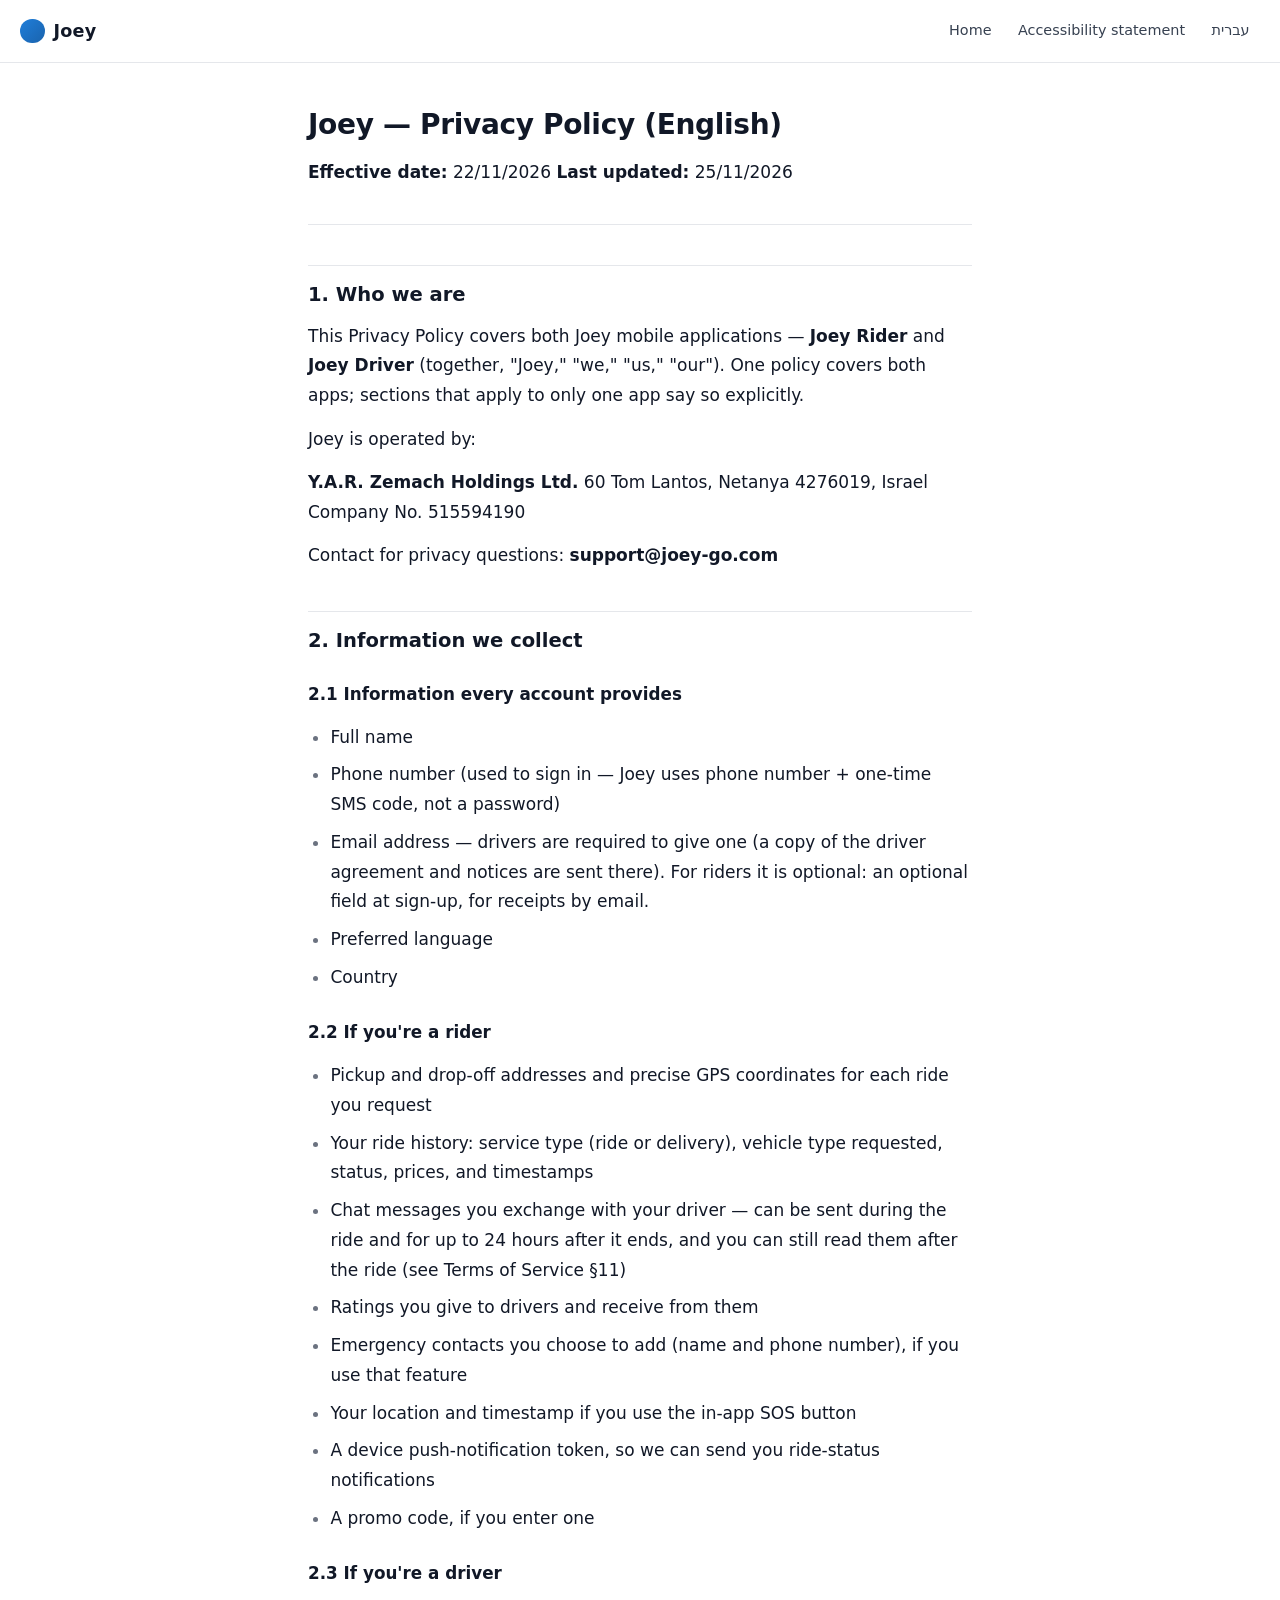
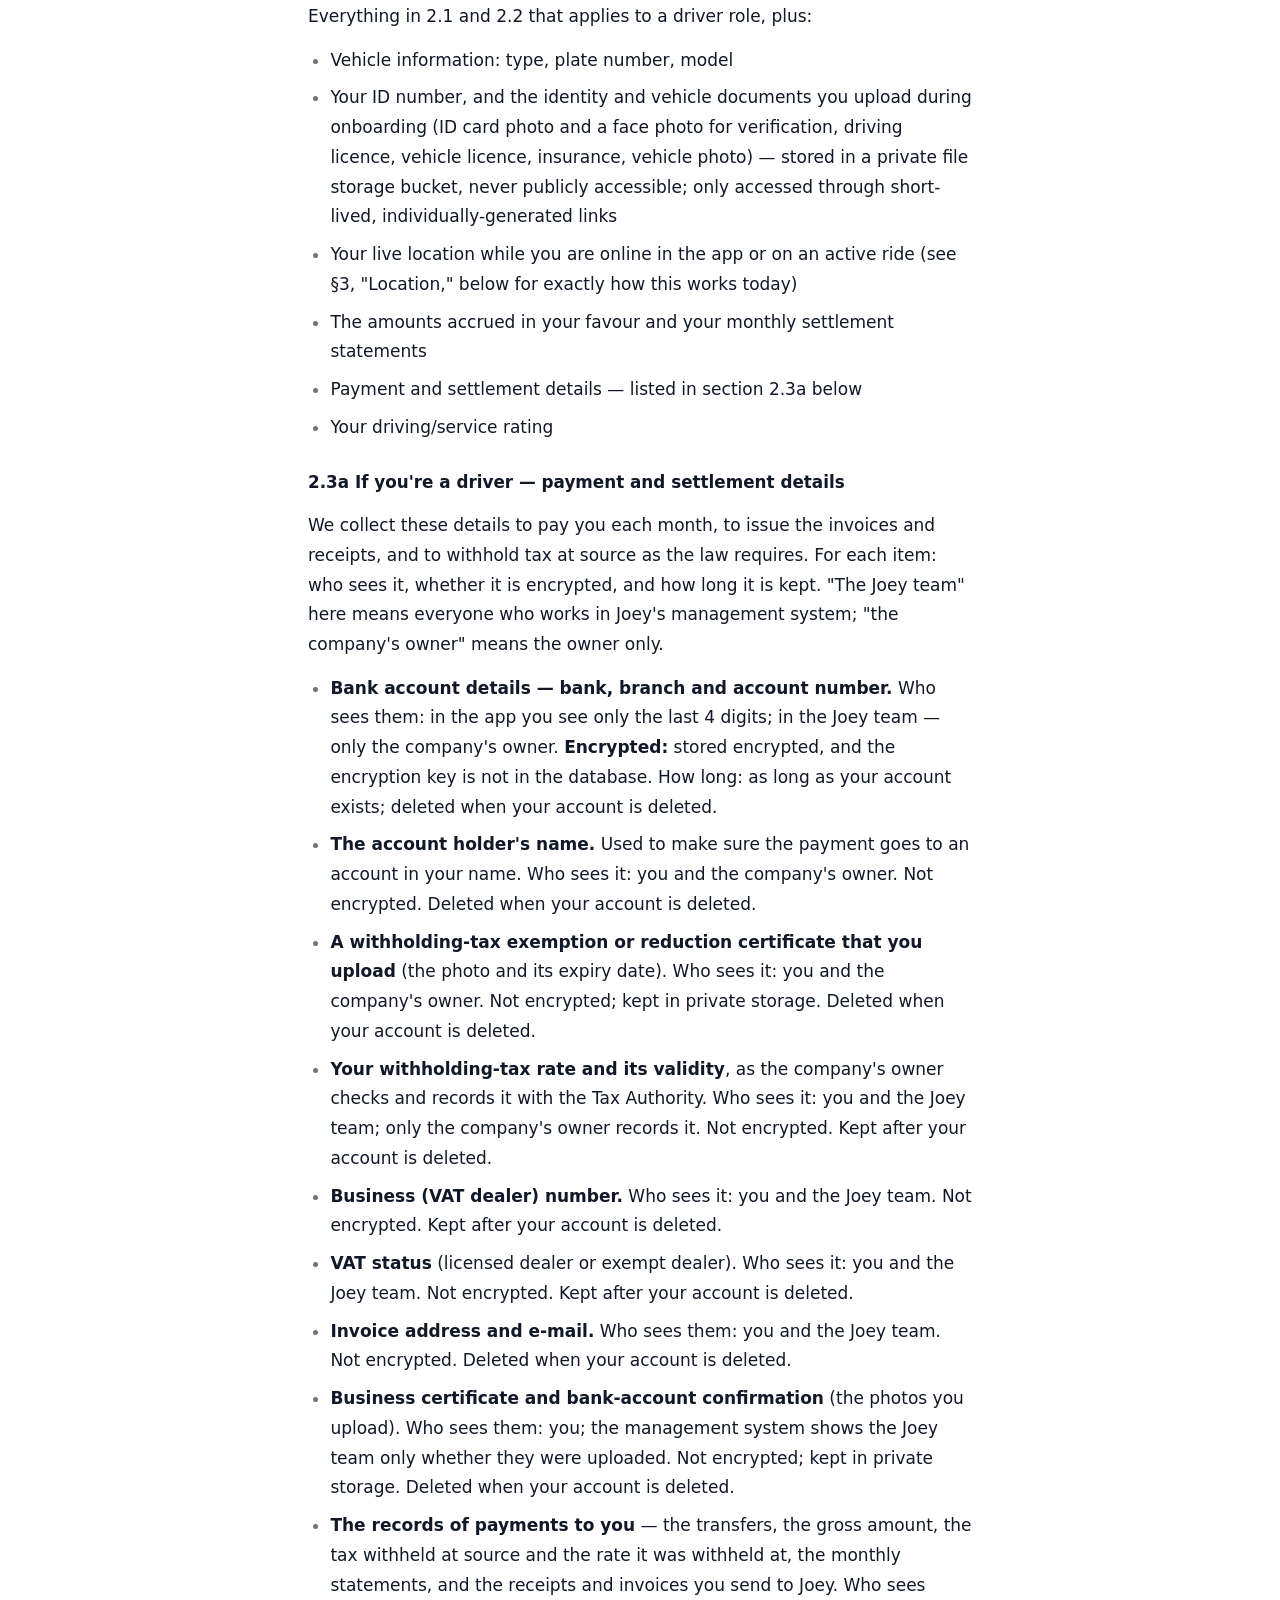
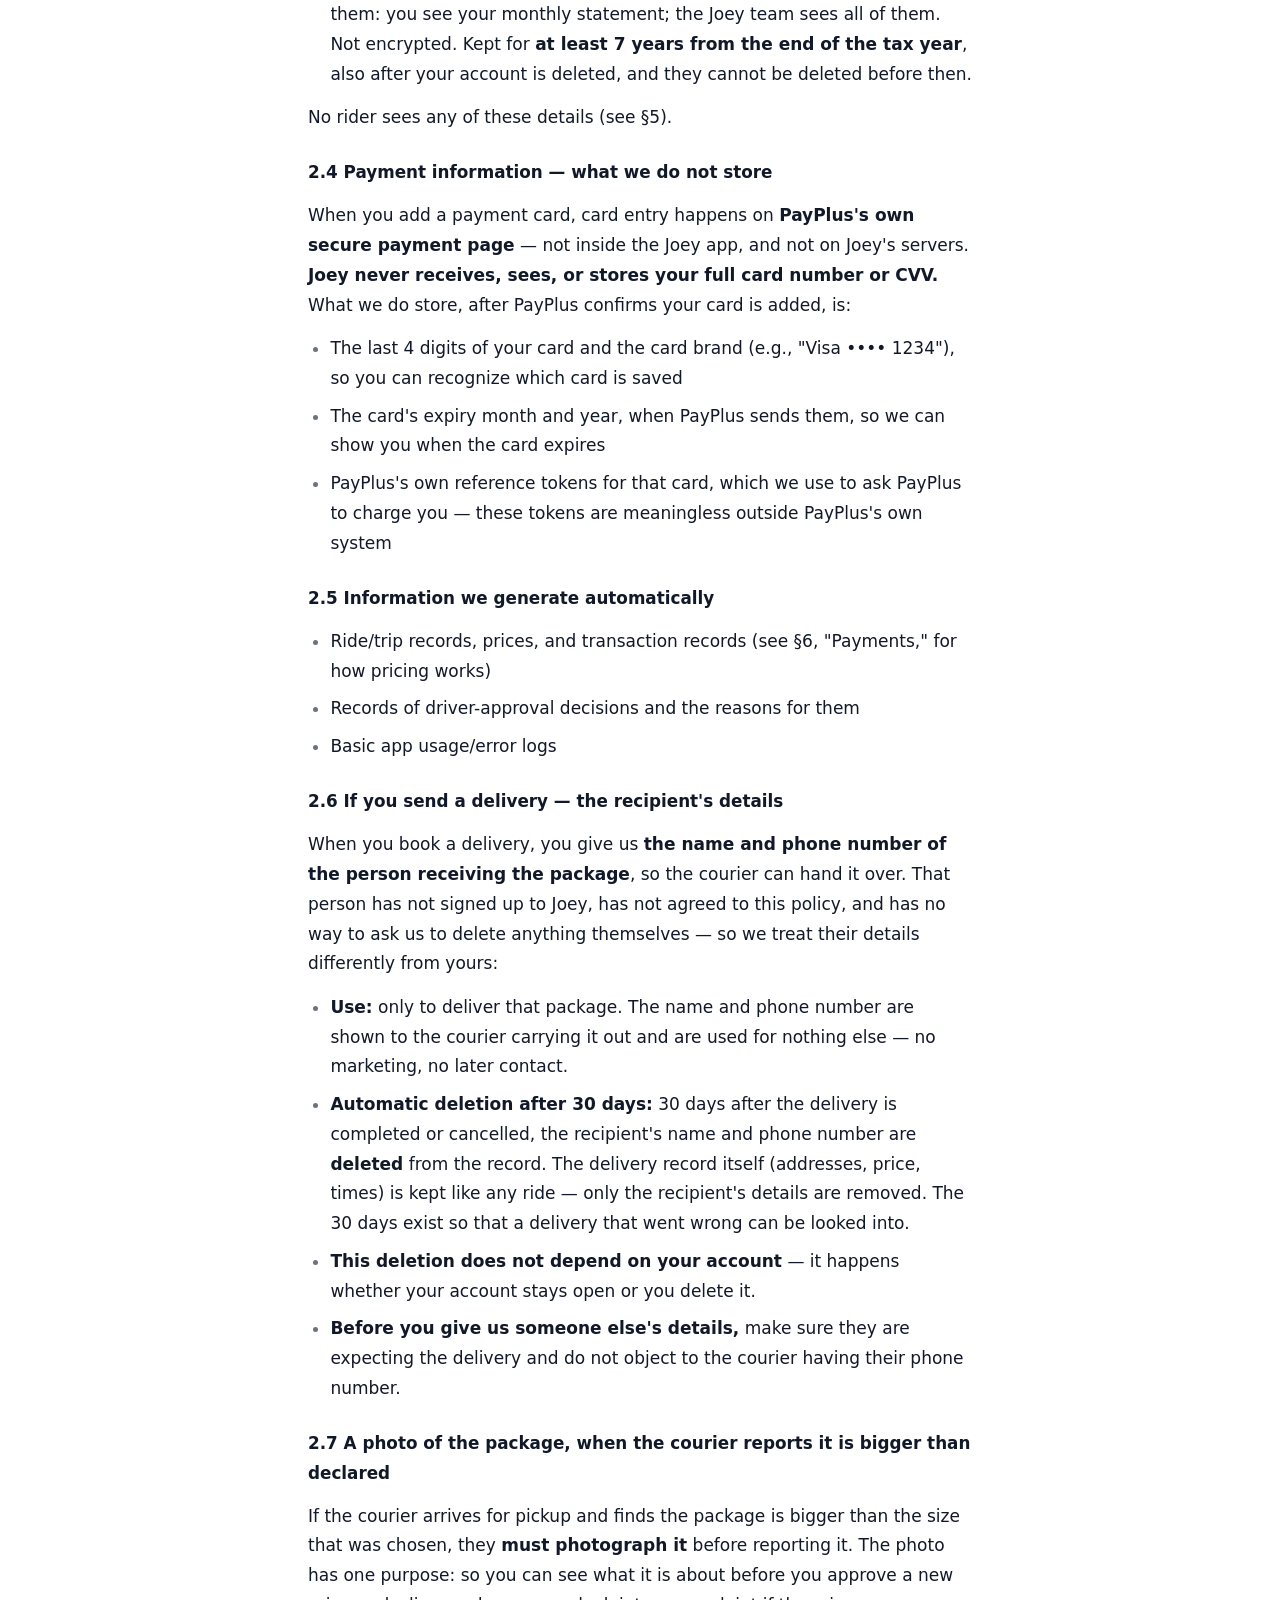
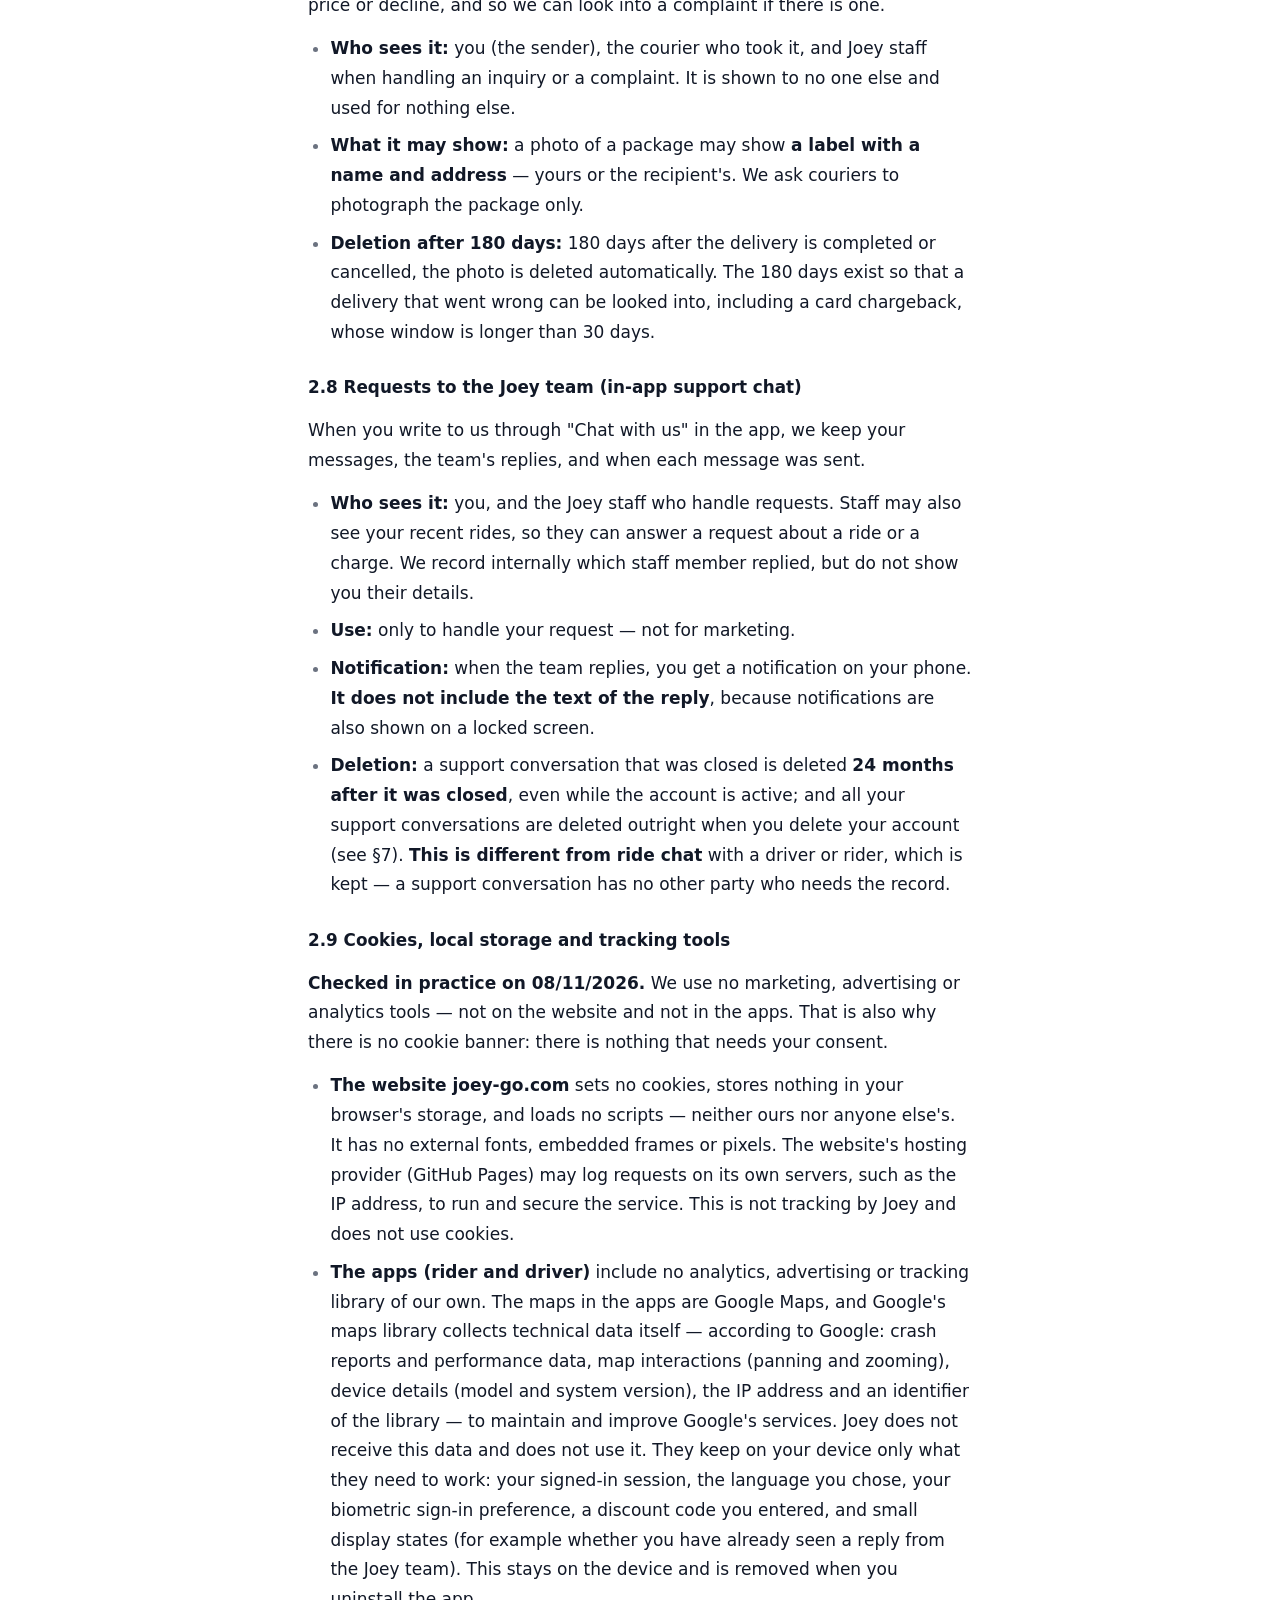
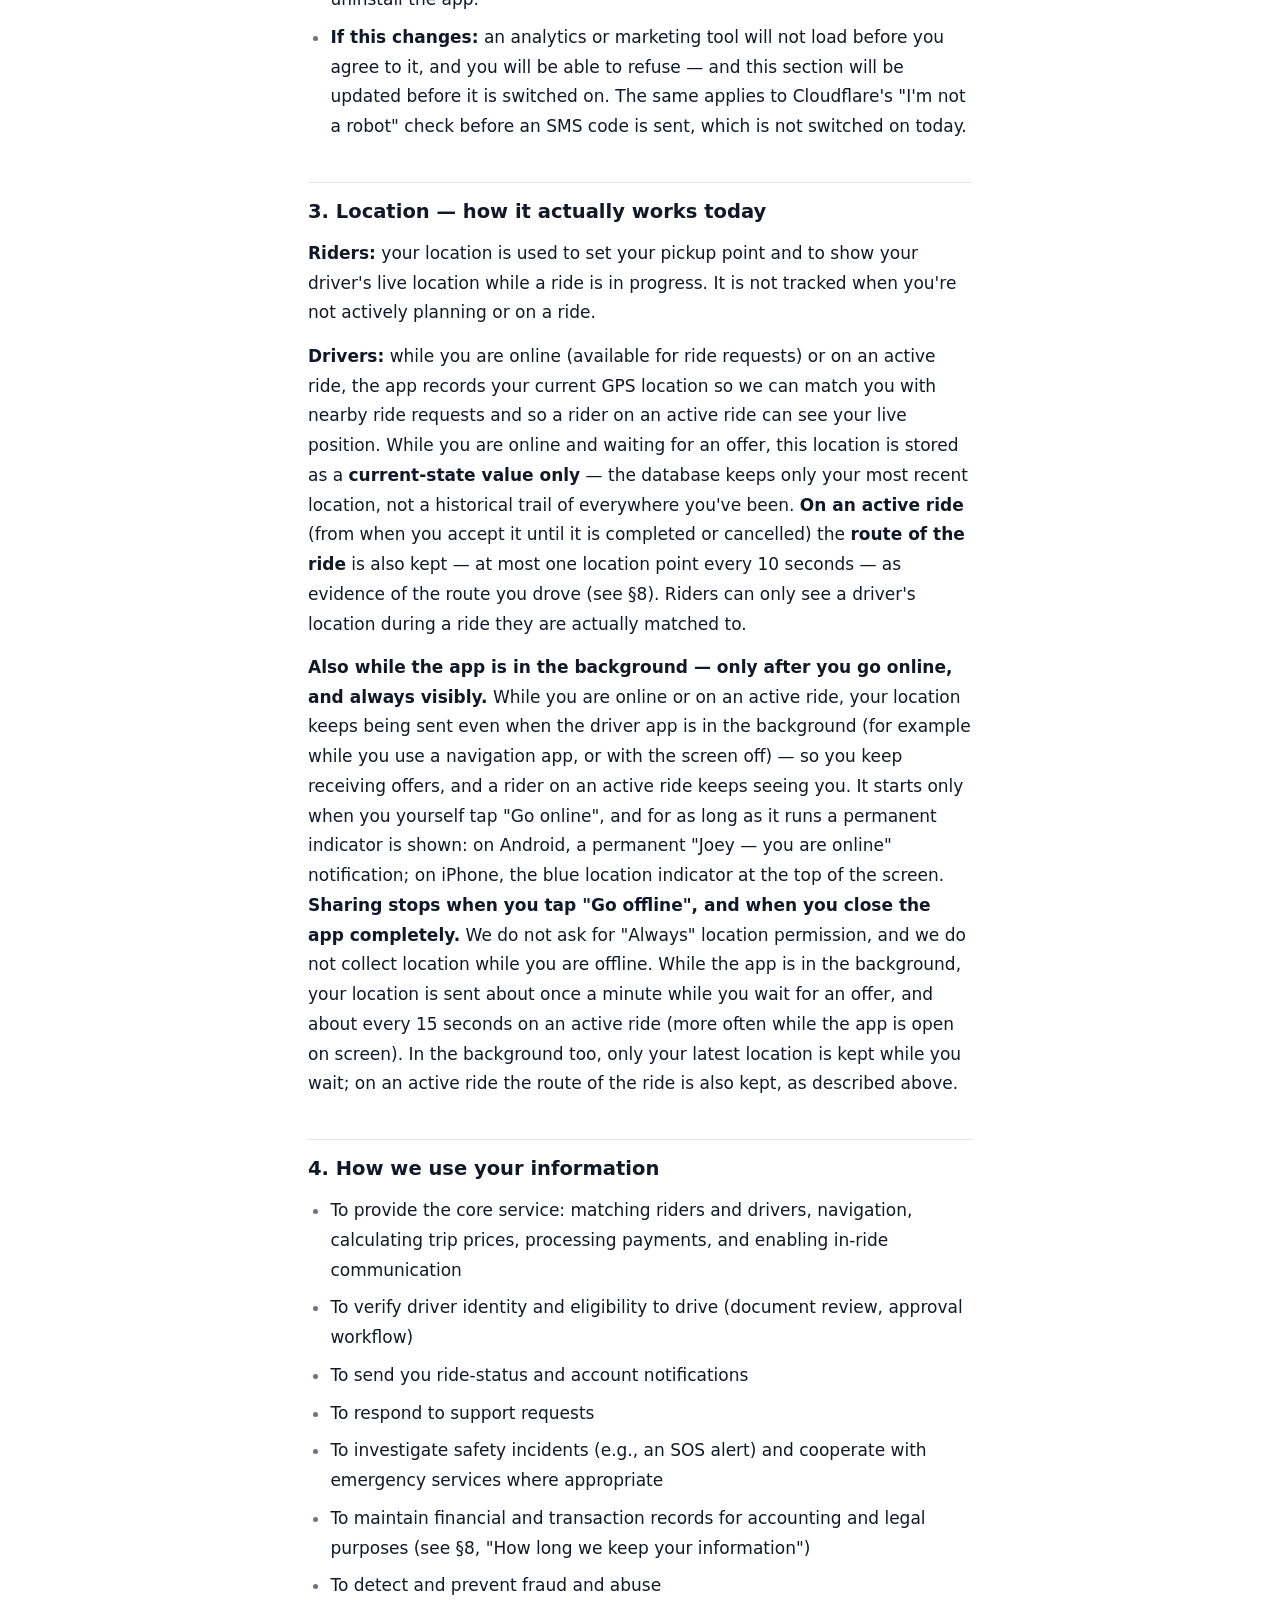
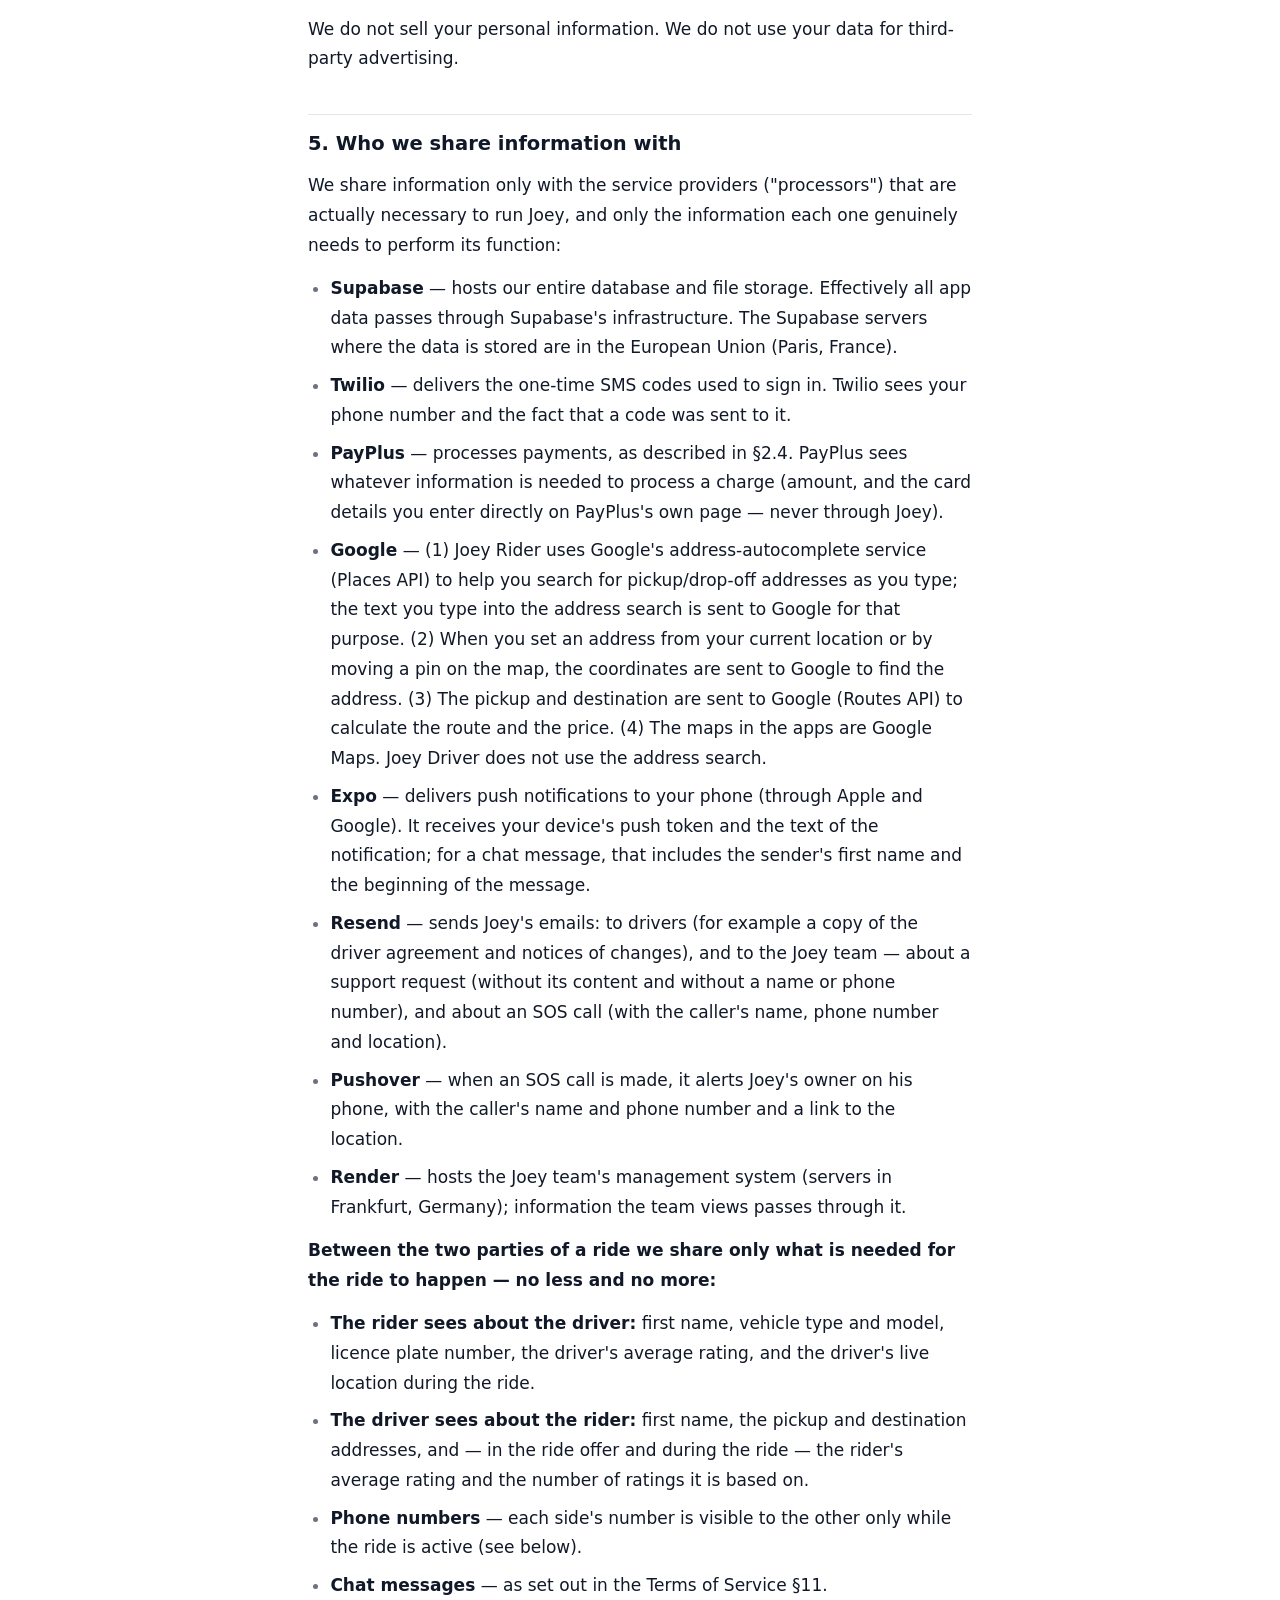
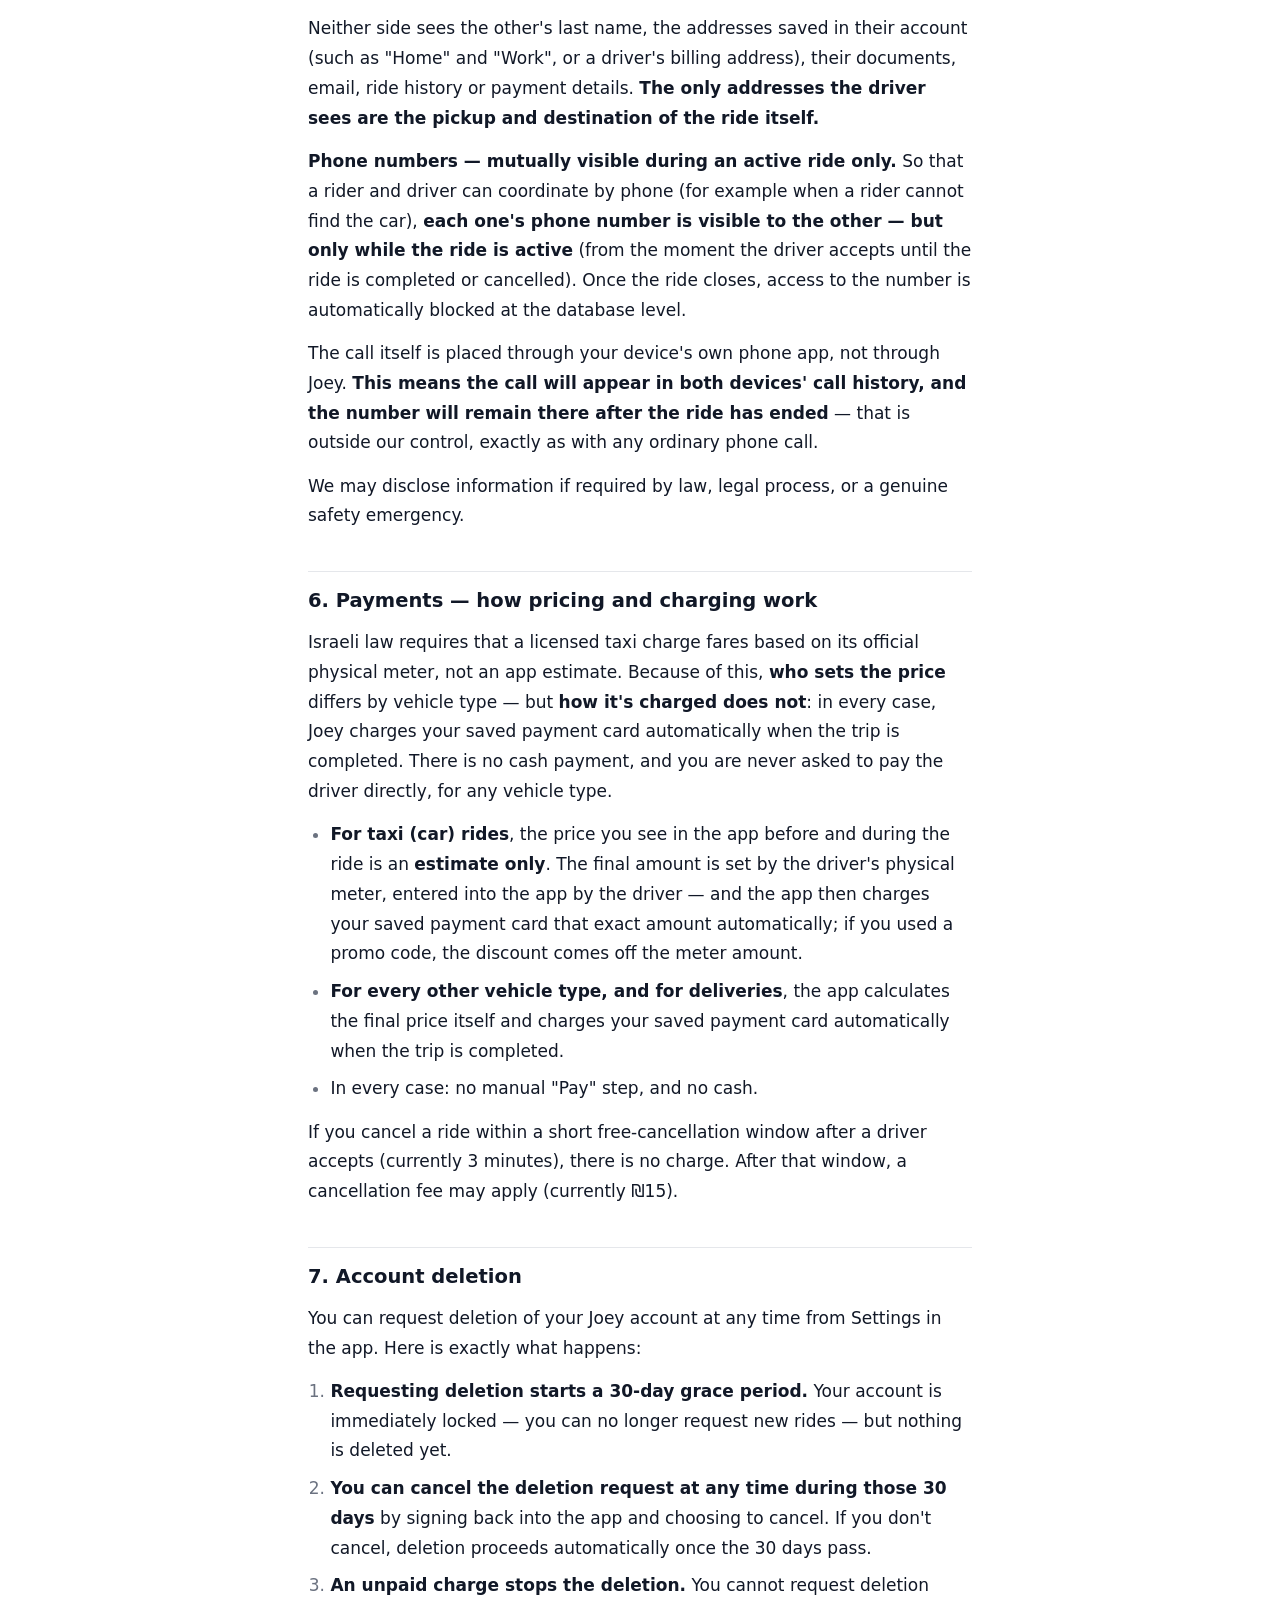
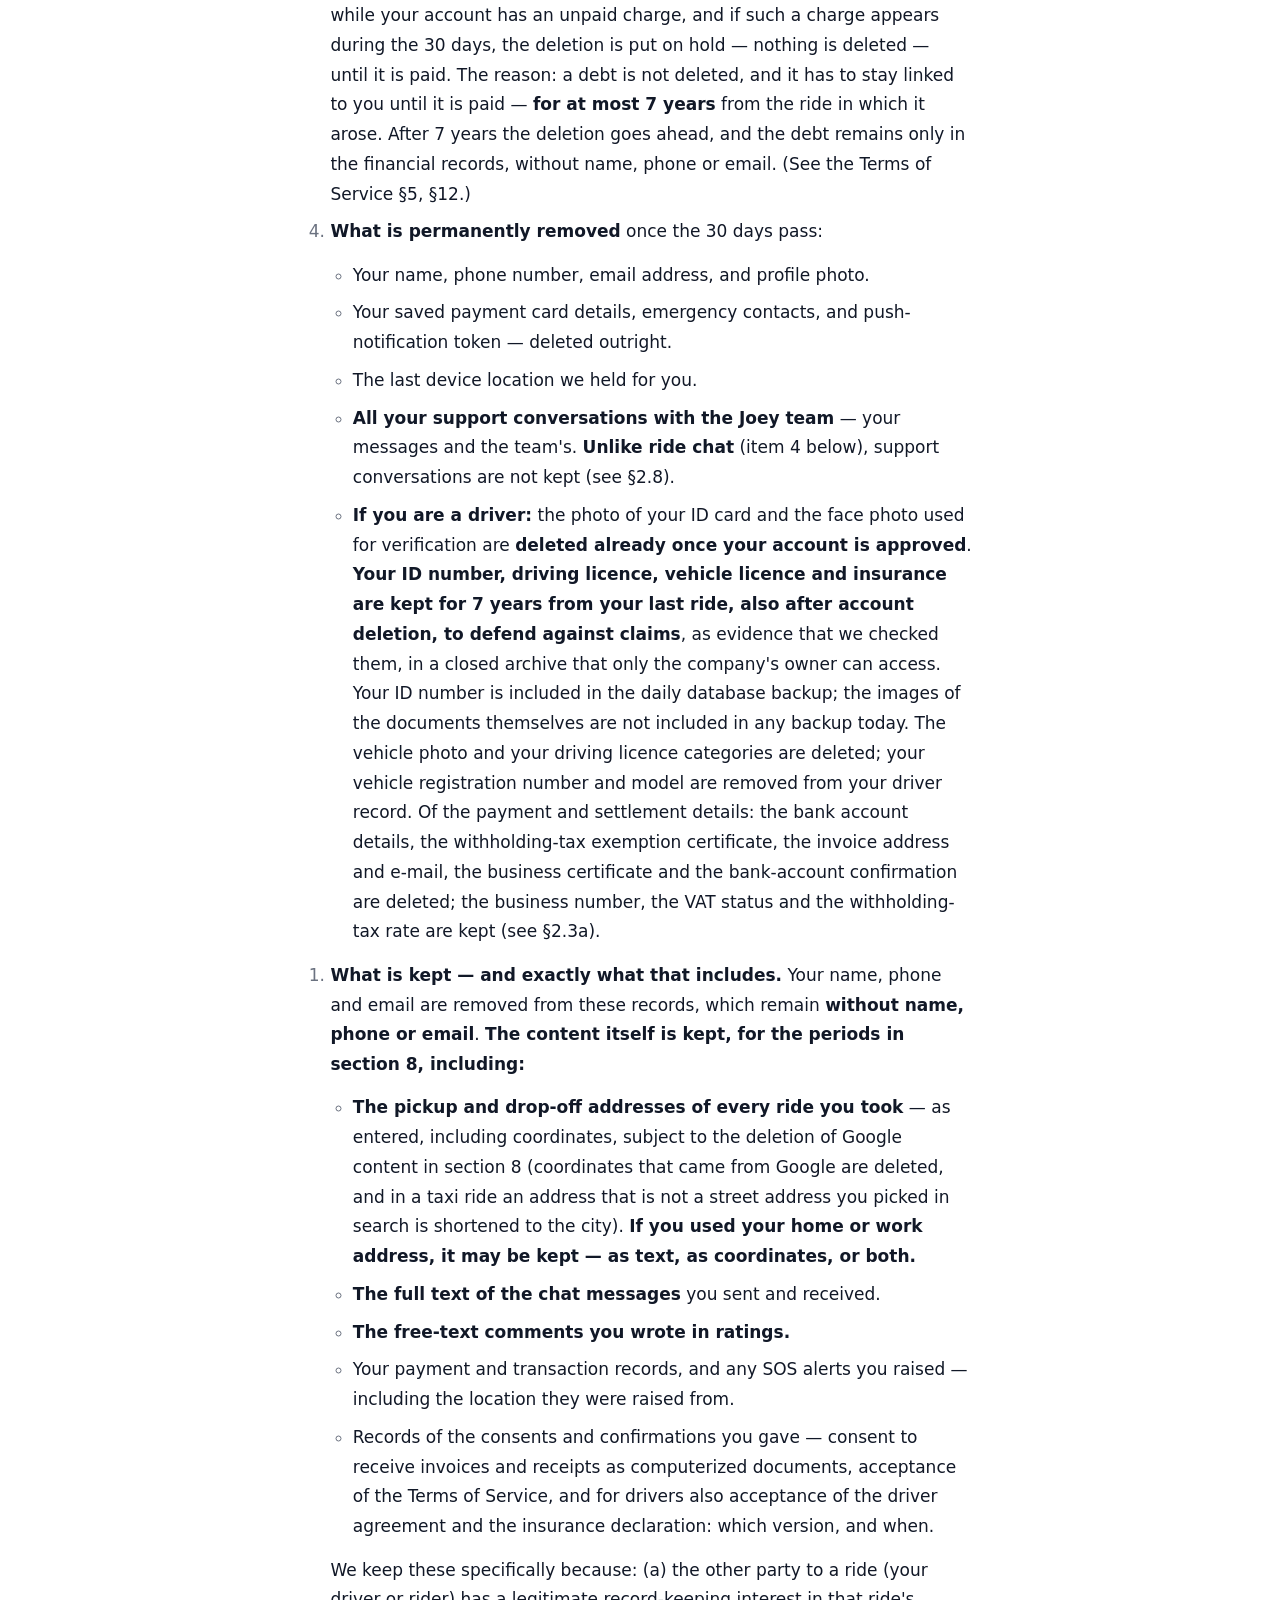
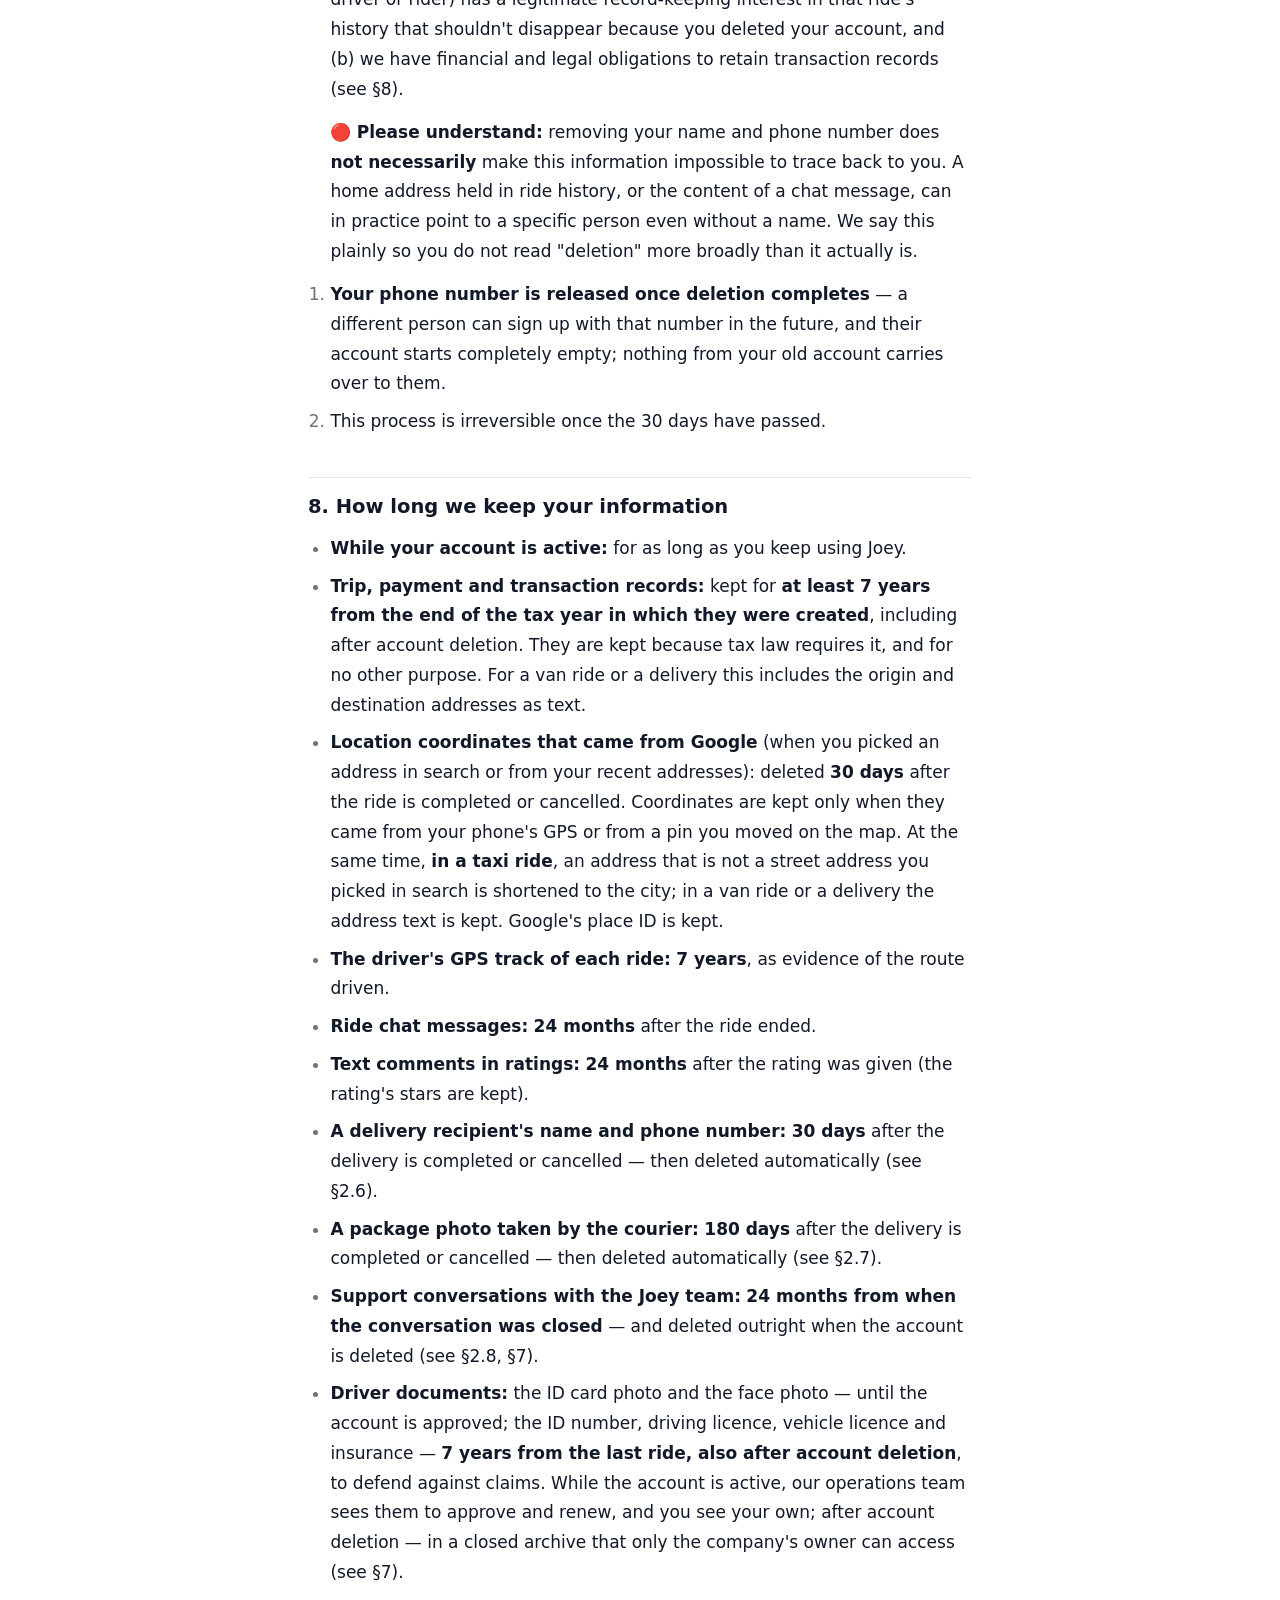
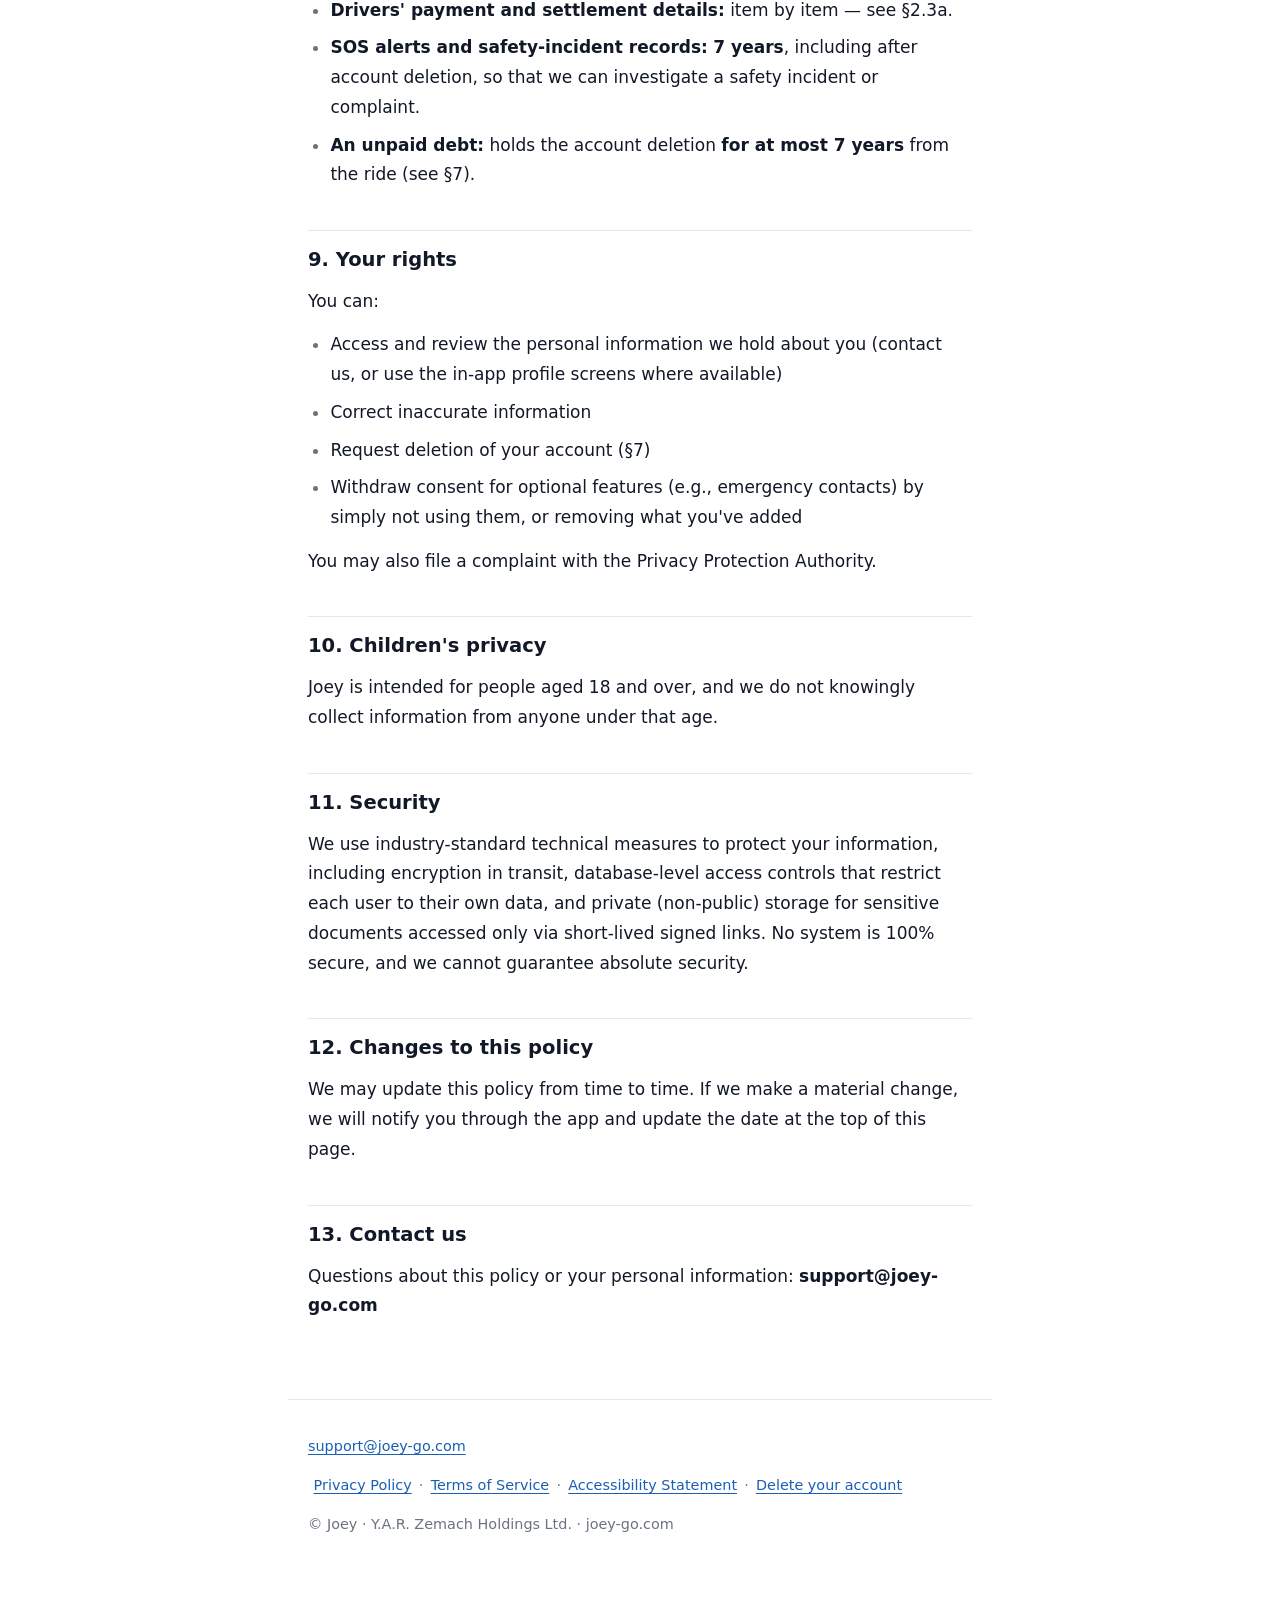
<file: privacy.en.html>
<!DOCTYPE html>
<html lang="en" dir="ltr">
<head>
<meta charset="utf-8">
<meta name="viewport" content="width=device-width, initial-scale=1">
<title>Privacy Policy · Joey</title>
<link rel="icon" href="logo.png">
<link rel="stylesheet" href="style.css">
</head>
<body>
<a class="skip" href="#main">Skip to main content</a>
<header class="bar">
  <a class="brand" href="en.html">Joey</a>
  <nav>
    <a href="en.html">Home</a>
    <a href="accessibility.en.html">Accessibility statement</a>
    <a href="privacy.he.html" lang="he" dir="rtl" hreflang="he">עברית</a>
  </nav>
</header>

<main id="main" tabindex="-1">
  <article>
<h1>Joey — Privacy Policy (English)</h1>
<p><strong>Effective date:</strong> 22/11/2026 <strong>Last updated:</strong> 25/11/2026</p>
<hr>
<h2>1. Who we are</h2>
<p>This Privacy Policy covers both Joey mobile applications — <strong>Joey Rider</strong> and <strong>Joey Driver</strong> (together, &quot;Joey,&quot; &quot;we,&quot; &quot;us,&quot; &quot;our&quot;). One policy covers both apps; sections that apply to only one app say so explicitly.</p>
<p>Joey is operated by:</p>
<p><strong>Y.A.R. Zemach Holdings Ltd.</strong> 60 Tom Lantos, Netanya 4276019, Israel Company No. 515594190</p>
<p>Contact for privacy questions: <strong>support@joey-go.com</strong></p>
<h2>2. Information we collect</h2>
<h3>2.1 Information every account provides</h3>
<ul>
<li><p>Full name</p></li>
<li><p>Phone number (used to sign in — Joey uses phone number + one-time SMS code, not a password)</p></li>
<li><p>Email address — drivers are required to give one (a copy of the driver agreement and notices are sent there). For riders it is optional: an optional field at sign-up, for receipts by email.</p></li>
<li><p>Preferred language</p></li>
<li><p>Country</p></li>
</ul>
<h3>2.2 If you're a rider</h3>
<ul>
<li><p>Pickup and drop-off addresses and precise GPS coordinates for each ride you request</p></li>
<li><p>Your ride history: service type (ride or delivery), vehicle type requested, status, prices, and timestamps</p></li>
<li><p>Chat messages you exchange with your driver — can be sent during the ride and for up to 24 hours after it ends, and you can still read them after the ride (see Terms of Service §11)</p></li>
<li><p>Ratings you give to drivers and receive from them</p></li>
<li><p>Emergency contacts you choose to add (name and phone number), if you use that feature</p></li>
<li><p>Your location and timestamp if you use the in-app SOS button</p></li>
<li><p>A device push-notification token, so we can send you ride-status notifications</p></li>
<li><p>A promo code, if you enter one</p></li>
</ul>
<h3>2.3 If you're a driver</h3>
<p>Everything in 2.1 and 2.2 that applies to a driver role, plus:</p>
<ul>
<li><p>Vehicle information: type, plate number, model</p></li>
<li><p>Your ID number, and the identity and vehicle documents you upload during onboarding (ID card photo and a face photo for verification, driving licence, vehicle licence, insurance, vehicle photo) — stored in a private file storage bucket, never publicly accessible; only accessed through short-lived, individually-generated links</p></li>
<li><p>Your live location while you are online in the app or on an active ride (see §3, &quot;Location,&quot; below for exactly how this works today)</p></li>
<li><p>The amounts accrued in your favour and your monthly settlement statements</p></li>
<li><p>Payment and settlement details — listed in section 2.3a below</p></li>
<li><p>Your driving/service rating</p></li>
</ul>
<h3>2.3a If you're a driver — payment and settlement details</h3>
<p>We collect these details to pay you each month, to issue the invoices and receipts, and to withhold tax at source as the law requires. For each item: who sees it, whether it is encrypted, and how long it is kept. &quot;The Joey team&quot; here means everyone who works in Joey's management system; &quot;the company's owner&quot; means the owner only.</p>
<ul>
<li><p><strong>Bank account details — bank, branch and account number.</strong> Who sees them: in the app you see only the last 4 digits; in the Joey team — only the company's owner. <strong>Encrypted:</strong> stored encrypted, and the encryption key is not in the database. How long: as long as your account exists; deleted when your account is deleted.</p></li>
<li><p><strong>The account holder's name.</strong> Used to make sure the payment goes to an account in your name. Who sees it: you and the company's owner. Not encrypted. Deleted when your account is deleted.</p></li>
<li><p><strong>A withholding-tax exemption or reduction certificate that you upload</strong> (the photo and its expiry date). Who sees it: you and the company's owner. Not encrypted; kept in private storage. Deleted when your account is deleted.</p></li>
<li><p><strong>Your withholding-tax rate and its validity</strong>, as the company's owner checks and records it with the Tax Authority. Who sees it: you and the Joey team; only the company's owner records it. Not encrypted. Kept after your account is deleted.</p></li>
<li><p><strong>Business (VAT dealer) number.</strong> Who sees it: you and the Joey team. Not encrypted. Kept after your account is deleted.</p></li>
<li><p><strong>VAT status</strong> (licensed dealer or exempt dealer). Who sees it: you and the Joey team. Not encrypted. Kept after your account is deleted.</p></li>
<li><p><strong>Invoice address and e-mail.</strong> Who sees them: you and the Joey team. Not encrypted. Deleted when your account is deleted.</p></li>
<li><p><strong>Business certificate and bank-account confirmation</strong> (the photos you upload). Who sees them: you; the management system shows the Joey team only whether they were uploaded. Not encrypted; kept in private storage. Deleted when your account is deleted.</p></li>
<li><p><strong>The records of payments to you</strong> — the transfers, the gross amount, the tax withheld at source and the rate it was withheld at, the monthly statements, and the receipts and invoices you send to Joey. Who sees them: you see your monthly statement; the Joey team sees all of them. Not encrypted. Kept for <strong>at least 7 years from the end of the tax year</strong>, also after your account is deleted, and they cannot be deleted before then.</p></li>
</ul>
<p>No rider sees any of these details (see §5).</p>
<h3>2.4 Payment information — what we do <strong>not</strong> store</h3>
<p>When you add a payment card, card entry happens on <strong>PayPlus's own secure payment page</strong> — not inside the Joey app, and not on Joey's servers. <strong>Joey never receives, sees, or stores your full card number or CVV.</strong> What we do store, after PayPlus confirms your card is added, is:</p>
<ul>
<li><p>The last 4 digits of your card and the card brand (e.g., &quot;Visa •••• 1234&quot;), so you can recognize which card is saved</p></li>
<li><p>The card's expiry month and year, when PayPlus sends them, so we can show you when the card expires</p></li>
<li><p>PayPlus's own reference tokens for that card, which we use to ask PayPlus to charge you — these tokens are meaningless outside PayPlus's own system</p></li>
</ul>
<h3>2.5 Information we generate automatically</h3>
<ul>
<li><p>Ride/trip records, prices, and transaction records (see §6, &quot;Payments,&quot; for how pricing works)</p></li>
<li><p>Records of driver-approval decisions and the reasons for them</p></li>
<li><p>Basic app usage/error logs</p></li>
</ul>
<h3>2.6 If you send a delivery — the recipient's details</h3>
<p>When you book a delivery, you give us <strong>the name and phone number of the person receiving the package</strong>, so the courier can hand it over. That person has not signed up to Joey, has not agreed to this policy, and has no way to ask us to delete anything themselves — so we treat their details differently from yours:</p>
<ul>
<li><p><strong>Use:</strong> only to deliver that package. The name and phone number are shown to the courier carrying it out and are used for nothing else — no marketing, no later contact.</p></li>
<li><p><strong>Automatic deletion after 30 days:</strong> 30 days after the delivery is completed or cancelled, the recipient's name and phone number are <strong>deleted</strong> from the record. The delivery record itself (addresses, price, times) is kept like any ride — only the recipient's details are removed. The 30 days exist so that a delivery that went wrong can be looked into.</p></li>
<li><p><strong>This deletion does not depend on your account</strong> — it happens whether your account stays open or you delete it.</p></li>
<li><p><strong>Before you give us someone else's details,</strong> make sure they are expecting the delivery and do not object to the courier having their phone number.</p></li>
</ul>
<h3>2.7 A photo of the package, when the courier reports it is bigger than declared</h3>
<p>If the courier arrives for pickup and finds the package is bigger than the size that was chosen, they <strong>must photograph it</strong> before reporting it. The photo has one purpose: so you can see what it is about before you approve a new price or decline, and so we can look into a complaint if there is one.</p>
<ul>
<li><p><strong>Who sees it:</strong> you (the sender), the courier who took it, and Joey staff when handling an inquiry or a complaint. It is shown to no one else and used for nothing else.</p></li>
<li><p><strong>What it may show:</strong> a photo of a package may show <strong>a label with a name and address</strong> — yours or the recipient's. We ask couriers to photograph the package only.</p></li>
<li><p><strong>Deletion after 180 days:</strong> 180 days after the delivery is completed or cancelled, the photo is deleted automatically. The 180 days exist so that a delivery that went wrong can be looked into, including a card chargeback, whose window is longer than 30 days.</p></li>
</ul>
<h3>2.8 Requests to the Joey team (in-app support chat)</h3>
<p>When you write to us through &quot;Chat with us&quot; in the app, we keep your messages, the team's replies, and when each message was sent.</p>
<ul>
<li><p><strong>Who sees it:</strong> you, and the Joey staff who handle requests. Staff may also see your recent rides, so they can answer a request about a ride or a charge. We record internally which staff member replied, but do not show you their details.</p></li>
<li><p><strong>Use:</strong> only to handle your request — not for marketing.</p></li>
<li><p><strong>Notification:</strong> when the team replies, you get a notification on your phone. <strong>It does not include the text of the reply</strong>, because notifications are also shown on a locked screen.</p></li>
<li><p><strong>Deletion:</strong> a support conversation that was closed is deleted <strong>24 months after it was closed</strong>, even while the account is active; and all your support conversations are deleted outright when you delete your account (see §7). <strong>This is different from ride chat</strong> with a driver or rider, which is kept — a support conversation has no other party who needs the record.</p></li>
</ul>
<h3>2.9 Cookies, local storage and tracking tools</h3>
<p><strong>Checked in practice on 08/11/2026.</strong> We use no marketing, advertising or analytics tools — not on the website and not in the apps. That is also why there is no cookie banner: there is nothing that needs your consent.</p>
<ul>
<li><p><strong>The website joey-go.com</strong> sets no cookies, stores nothing in your browser's storage, and loads no scripts — neither ours nor anyone else's. It has no external fonts, embedded frames or pixels. The website's hosting provider (GitHub Pages) may log requests on its own servers, such as the IP address, to run and secure the service. This is not tracking by Joey and does not use cookies.</p></li>
<li><p><strong>The apps (rider and driver)</strong> include no analytics, advertising or tracking library of our own. The maps in the apps are Google Maps, and Google's maps library collects technical data itself — according to Google: crash reports and performance data, map interactions (panning and zooming), device details (model and system version), the IP address and an identifier of the library — to maintain and improve Google's services. Joey does not receive this data and does not use it. They keep on your device only what they need to work: your signed-in session, the language you chose, your biometric sign-in preference, a discount code you entered, and small display states (for example whether you have already seen a reply from the Joey team). This stays on the device and is removed when you uninstall the app.</p></li>
<li><p><strong>If this changes:</strong> an analytics or marketing tool will not load before you agree to it, and you will be able to refuse — and this section will be updated before it is switched on. The same applies to Cloudflare's &quot;I'm not a robot&quot; check before an SMS code is sent, which is not switched on today.</p></li>
</ul>
<h2>3. Location — how it actually works today</h2>
<p><strong>Riders:</strong> your location is used to set your pickup point and to show your driver's live location while a ride is in progress. It is not tracked when you're not actively planning or on a ride.</p>
<p><strong>Drivers:</strong> while you are online (available for ride requests) or on an active ride, the app records your current GPS location so we can match you with nearby ride requests and so a rider on an active ride can see your live position. While you are online and waiting for an offer, this location is stored as a <strong>current-state value only</strong> — the database keeps only your most recent location, not a historical trail of everywhere you've been. <strong>On an active ride</strong> (from when you accept it until it is completed or cancelled) the <strong>route of the ride</strong> is also kept — at most one location point every 10 seconds — as evidence of the route you drove (see §8). Riders can only see a driver's location during a ride they are actually matched to.</p>
<p><strong>Also while the app is in the background — only after you go online, and always visibly.</strong> While you are online or on an active ride, your location keeps being sent even when the driver app is in the background (for example while you use a navigation app, or with the screen off) — so you keep receiving offers, and a rider on an active ride keeps seeing you. It starts only when you yourself tap &quot;Go online&quot;, and for as long as it runs a permanent indicator is shown: on Android, a permanent &quot;Joey — you are online&quot; notification; on iPhone, the blue location indicator at the top of the screen. <strong>Sharing stops when you tap &quot;Go offline&quot;, and when you close the app completely.</strong> We do not ask for &quot;Always&quot; location permission, and we do not collect location while you are offline. While the app is in the background, your location is sent about once a minute while you wait for an offer, and about every 15 seconds on an active ride (more often while the app is open on screen). In the background too, only your latest location is kept while you wait; on an active ride the route of the ride is also kept, as described above.</p>
<h2>4. How we use your information</h2>
<ul>
<li><p>To provide the core service: matching riders and drivers, navigation, calculating trip prices, processing payments, and enabling in-ride communication</p></li>
<li><p>To verify driver identity and eligibility to drive (document review, approval workflow)</p></li>
<li><p>To send you ride-status and account notifications</p></li>
<li><p>To respond to support requests</p></li>
<li><p>To investigate safety incidents (e.g., an SOS alert) and cooperate with emergency services where appropriate</p></li>
<li><p>To maintain financial and transaction records for accounting and legal purposes (see §8, &quot;How long we keep your information&quot;)</p></li>
<li><p>To detect and prevent fraud and abuse</p></li>
</ul>
<p>We do not sell your personal information. We do not use your data for third-party advertising.</p>
<h2>5. Who we share information with</h2>
<p>We share information only with the service providers (&quot;processors&quot;) that are actually necessary to run Joey, and only the information each one genuinely needs to perform its function:</p>
<ul>
<li><p><strong>Supabase</strong> — hosts our entire database and file storage. Effectively all app data passes through Supabase's infrastructure. The Supabase servers where the data is stored are in the European Union (Paris, France).</p></li>
<li><p><strong>Twilio</strong> — delivers the one-time SMS codes used to sign in. Twilio sees your phone number and the fact that a code was sent to it.</p></li>
<li><p><strong>PayPlus</strong> — processes payments, as described in §2.4. PayPlus sees whatever information is needed to process a charge (amount, and the card details you enter directly on PayPlus's own page — never through Joey).</p></li>
<li><p><strong>Google</strong> — (1) Joey Rider uses Google's address-autocomplete service (Places API) to help you search for pickup/drop-off addresses as you type; the text you type into the address search is sent to Google for that purpose. (2) When you set an address from your current location or by moving a pin on the map, the coordinates are sent to Google to find the address. (3) The pickup and destination are sent to Google (Routes API) to calculate the route and the price. (4) The maps in the apps are Google Maps. Joey Driver does not use the address search.</p></li>
<li><p><strong>Expo</strong> — delivers push notifications to your phone (through Apple and Google). It receives your device's push token and the text of the notification; for a chat message, that includes the sender's first name and the beginning of the message.</p></li>
<li><p><strong>Resend</strong> — sends Joey's emails: to drivers (for example a copy of the driver agreement and notices of changes), and to the Joey team — about a support request (without its content and without a name or phone number), and about an SOS call (with the caller's name, phone number and location).</p></li>
<li><p><strong>Pushover</strong> — when an SOS call is made, it alerts Joey's owner on his phone, with the caller's name and phone number and a link to the location.</p></li>
<li><p><strong>Render</strong> — hosts the Joey team's management system (servers in Frankfurt, Germany); information the team views passes through it.</p></li>
</ul>
<p><strong>Between the two parties of a ride we share only what is needed for the ride to happen — no less and no more:</strong></p>
<ul>
<li><p><strong>The rider sees about the driver:</strong> first name, vehicle type and model, licence plate number, the driver's average rating, and the driver's live location during the ride.</p></li>
<li><p><strong>The driver sees about the rider:</strong> first name, the pickup and destination addresses, and — in the ride offer and during the ride — the rider's average rating and the number of ratings it is based on.</p></li>
<li><p><strong>Phone numbers</strong> — each side's number is visible to the other only while the ride is active (see below).</p></li>
<li><p><strong>Chat messages</strong> — as set out in the Terms of Service §11.</p></li>
</ul>
<p>Neither side sees the other's last name, the addresses saved in their account (such as &quot;Home&quot; and &quot;Work&quot;, or a driver's billing address), their documents, email, ride history or payment details. <strong>The only addresses the driver sees are the pickup and destination of the ride itself.</strong></p>
<p><strong>Phone numbers — mutually visible during an active ride only.</strong> So that a rider and driver can coordinate by phone (for example when a rider cannot find the car), <strong>each one's phone number is visible to the other — but only while the ride is active</strong> (from the moment the driver accepts until the ride is completed or cancelled). Once the ride closes, access to the number is automatically blocked at the database level.</p>
<p>The call itself is placed through your device's own phone app, not through Joey. <strong>This means the call will appear in both devices' call history, and the number will remain there after the ride has ended</strong> — that is outside our control, exactly as with any ordinary phone call.</p>
<p>We may disclose information if required by law, legal process, or a genuine safety emergency.</p>
<h2>6. Payments — how pricing and charging work</h2>
<p>Israeli law requires that a licensed taxi charge fares based on its official physical meter, not an app estimate. Because of this, <strong>who sets the price</strong> differs by vehicle type — but <strong>how it's charged does not</strong>: in every case, Joey charges your saved payment card automatically when the trip is completed. There is no cash payment, and you are never asked to pay the driver directly, for any vehicle type.</p>
<ul>
<li><p><strong>For taxi (car) rides</strong>, the price you see in the app before and during the ride is an <strong>estimate only</strong>. The final amount is set by the driver's physical meter, entered into the app by the driver — and the app then charges your saved payment card that exact amount automatically; if you used a promo code, the discount comes off the meter amount.</p></li>
<li><p><strong>For every other vehicle type, and for deliveries</strong>, the app calculates the final price itself and charges your saved payment card automatically when the trip is completed.</p></li>
<li><p>In every case: no manual &quot;Pay&quot; step, and no cash.</p></li>
</ul>
<p>If you cancel a ride within a short free-cancellation window after a driver accepts (currently 3 minutes), there is no charge. After that window, a cancellation fee may apply (currently ₪15).</p>
<h2>7. Account deletion</h2>
<p>You can request deletion of your Joey account at any time from Settings in the app. Here is exactly what happens:</p>
<ol>
<li><p><strong>Requesting deletion starts a 30-day grace period.</strong> Your account is immediately locked — you can no longer request new rides — but nothing is deleted yet.</p></li>
<li><p><strong>You can cancel the deletion request at any time during those 30 days</strong> by signing back into the app and choosing to cancel. If you don't cancel, deletion proceeds automatically once the 30 days pass.</p></li>
<li><p><strong>An unpaid charge stops the deletion.</strong> You cannot request deletion while your account has an unpaid charge, and if such a charge appears during the 30 days, the deletion is put on hold — nothing is deleted — until it is paid. The reason: a debt is not deleted, and it has to stay linked to you until it is paid — <strong>for at most 7 years</strong> from the ride in which it arose. After 7 years the deletion goes ahead, and the debt remains only in the financial records, without name, phone or email. (See the Terms of Service §5, §12.)</p></li>
<li><p><strong>What is permanently removed</strong> once the 30 days pass:</p>
<ul>
<li><p>Your name, phone number, email address, and profile photo.</p></li>
<li><p>Your saved payment card details, emergency contacts, and push-notification token — deleted outright.</p></li>
<li><p>The last device location we held for you.</p></li>
<li><p><strong>All your support conversations with the Joey team</strong> — your messages and the team's. <strong>Unlike ride chat</strong> (item 4 below), support conversations are not kept (see §2.8).</p></li>
<li><p><strong>If you are a driver:</strong> the photo of your ID card and the face photo used for verification are <strong>deleted already once your account is approved</strong>. <strong>Your ID number, driving licence, vehicle licence and insurance are kept for 7 years from your last ride, also after account deletion, to defend against claims</strong>, as evidence that we checked them, in a closed archive that only the company's owner can access. Your ID number is included in the daily database backup; the images of the documents themselves are not included in any backup today. The vehicle photo and your driving licence categories are deleted; your vehicle registration number and model are removed from your driver record. Of the payment and settlement details: the bank account details, the withholding-tax exemption certificate, the invoice address and e-mail, the business certificate and the bank-account confirmation are deleted; the business number, the VAT status and the withholding-tax rate are kept (see §2.3a).</p></li>
</ul></li>
</ol>
<ol>
<li><p><strong>What is kept — and exactly what that includes.</strong> Your name, phone and email are removed from these records, which remain <strong>without name, phone or email</strong>. <strong>The content itself is kept, for the periods in section 8, including:</strong></p>
<ul>
<li><p><strong>The pickup and drop-off addresses of every ride you took</strong> — as entered, including coordinates, subject to the deletion of Google content in section 8 (coordinates that came from Google are deleted, and in a taxi ride an address that is not a street address you picked in search is shortened to the city). <strong>If you used your home or work address, it may be kept — as text, as coordinates, or both.</strong></p></li>
<li><p><strong>The full text of the chat messages</strong> you sent and received.</p></li>
<li><p><strong>The free-text comments you wrote in ratings.</strong></p></li>
<li><p>Your payment and transaction records, and any SOS alerts you raised — including the location they were raised from.</p></li>
<li><p>Records of the consents and confirmations you gave — consent to receive invoices and receipts as computerized documents, acceptance of the Terms of Service, and for drivers also acceptance of the driver agreement and the insurance declaration: which version, and when.</p></li>
</ul>
<p>We keep these specifically because: (a) the other party to a ride (your driver or rider) has a legitimate record-keeping interest in that ride's history that shouldn't disappear because you deleted your account, and (b) we have financial and legal obligations to retain transaction records (see §8).</p>
<p>🔴 <strong>Please understand:</strong> removing your name and phone number does <strong>not necessarily</strong> make this information impossible to trace back to you. A home address held in ride history, or the content of a chat message, can in practice point to a specific person even without a name. We say this plainly so you do not read &quot;deletion&quot; more broadly than it actually is.</p></li>
</ol>
<ol>
<li><p><strong>Your phone number is released once deletion completes</strong> — a different person can sign up with that number in the future, and their account starts completely empty; nothing from your old account carries over to them.</p></li>
<li><p>This process is irreversible once the 30 days have passed.</p></li>
</ol>
<h2>8. How long we keep your information</h2>
<ul>
<li><p><strong>While your account is active:</strong> for as long as you keep using Joey.</p></li>
<li><p><strong>Trip, payment and transaction records:</strong> kept for <strong>at least 7 years from the end of the tax year in which they were created</strong>, including after account deletion. They are kept because tax law requires it, and for no other purpose. For a van ride or a delivery this includes the origin and destination addresses as text.</p></li>
<li><p><strong>Location coordinates that came from Google</strong> (when you picked an address in search or from your recent addresses): deleted <strong>30 days</strong> after the ride is completed or cancelled. Coordinates are kept only when they came from your phone's GPS or from a pin you moved on the map. At the same time, <strong>in a taxi ride</strong>, an address that is not a street address you picked in search is shortened to the city; in a van ride or a delivery the address text is kept. Google's place ID is kept.</p></li>
<li><p><strong>The driver's GPS track of each ride:</strong> <strong>7 years</strong>, as evidence of the route driven.</p></li>
<li><p><strong>Ride chat messages:</strong> <strong>24 months</strong> after the ride ended.</p></li>
<li><p><strong>Text comments in ratings:</strong> <strong>24 months</strong> after the rating was given (the rating's stars are kept).</p></li>
<li><p><strong>A delivery recipient's name and phone number:</strong> <strong>30 days</strong> after the delivery is completed or cancelled — then deleted automatically (see §2.6).</p></li>
<li><p><strong>A package photo taken by the courier:</strong> <strong>180 days</strong> after the delivery is completed or cancelled — then deleted automatically (see §2.7).</p></li>
<li><p><strong>Support conversations with the Joey team:</strong> <strong>24 months from when the conversation was closed</strong> — and deleted outright when the account is deleted (see §2.8, §7).</p></li>
<li><p><strong>Driver documents:</strong> the ID card photo and the face photo — until the account is approved; the ID number, driving licence, vehicle licence and insurance — <strong>7 years from the last ride, also after account deletion</strong>, to defend against claims. While the account is active, our operations team sees them to approve and renew, and you see your own; after account deletion — in a closed archive that only the company's owner can access (see §7).</p></li>
<li><p><strong>Drivers' payment and settlement details:</strong> item by item — see §2.3a.</p></li>
<li><p><strong>SOS alerts and safety-incident records:</strong> <strong>7 years</strong>, including after account deletion, so that we can investigate a safety incident or complaint.</p></li>
<li><p><strong>An unpaid debt:</strong> holds the account deletion <strong>for at most 7 years</strong> from the ride (see §7).</p></li>
</ul>
<h2>9. Your rights</h2>
<p>You can:</p>
<ul>
<li><p>Access and review the personal information we hold about you (contact us, or use the in-app profile screens where available)</p></li>
<li><p>Correct inaccurate information</p></li>
<li><p>Request deletion of your account (§7)</p></li>
<li><p>Withdraw consent for optional features (e.g., emergency contacts) by simply not using them, or removing what you've added</p></li>
</ul>
<p>You may also file a complaint with the Privacy Protection Authority.</p>
<h2>10. Children's privacy</h2>
<p>Joey is intended for people aged 18 and over, and we do not knowingly collect information from anyone under that age.</p>
<h2>11. Security</h2>
<p>We use industry-standard technical measures to protect your information, including encryption in transit, database-level access controls that restrict each user to their own data, and private (non-public) storage for sensitive documents accessed only via short-lived signed links. No system is 100% secure, and we cannot guarantee absolute security.</p>
<h2>12. Changes to this policy</h2>
<p>We may update this policy from time to time. If we make a material change, we will notify you through the app and update the date at the top of this page.</p>
<h2>13. Contact us</h2>
<p>Questions about this policy or your personal information: <strong>support@joey-go.com</strong></p>
  </article>
</main>

<footer>
  <p><a href="mailto:support@joey-go.com">support@joey-go.com</a></p>
  <p class="footer-docs"><a href="privacy.en.html">Privacy Policy</a><span aria-hidden="true"> · </span><a href="terms.en.html">Terms of Service</a><span aria-hidden="true"> · </span><a href="accessibility.en.html">Accessibility Statement</a><span aria-hidden="true"> · </span><a href="delete-account.en.html">Delete your account</a></p>
  <p>&copy; Joey · <bdi lang="en" dir="ltr">Y.A.R. Zemach Holdings Ltd.</bdi> · joey-go.com</p>
</footer>
</body>
</html>
</file>
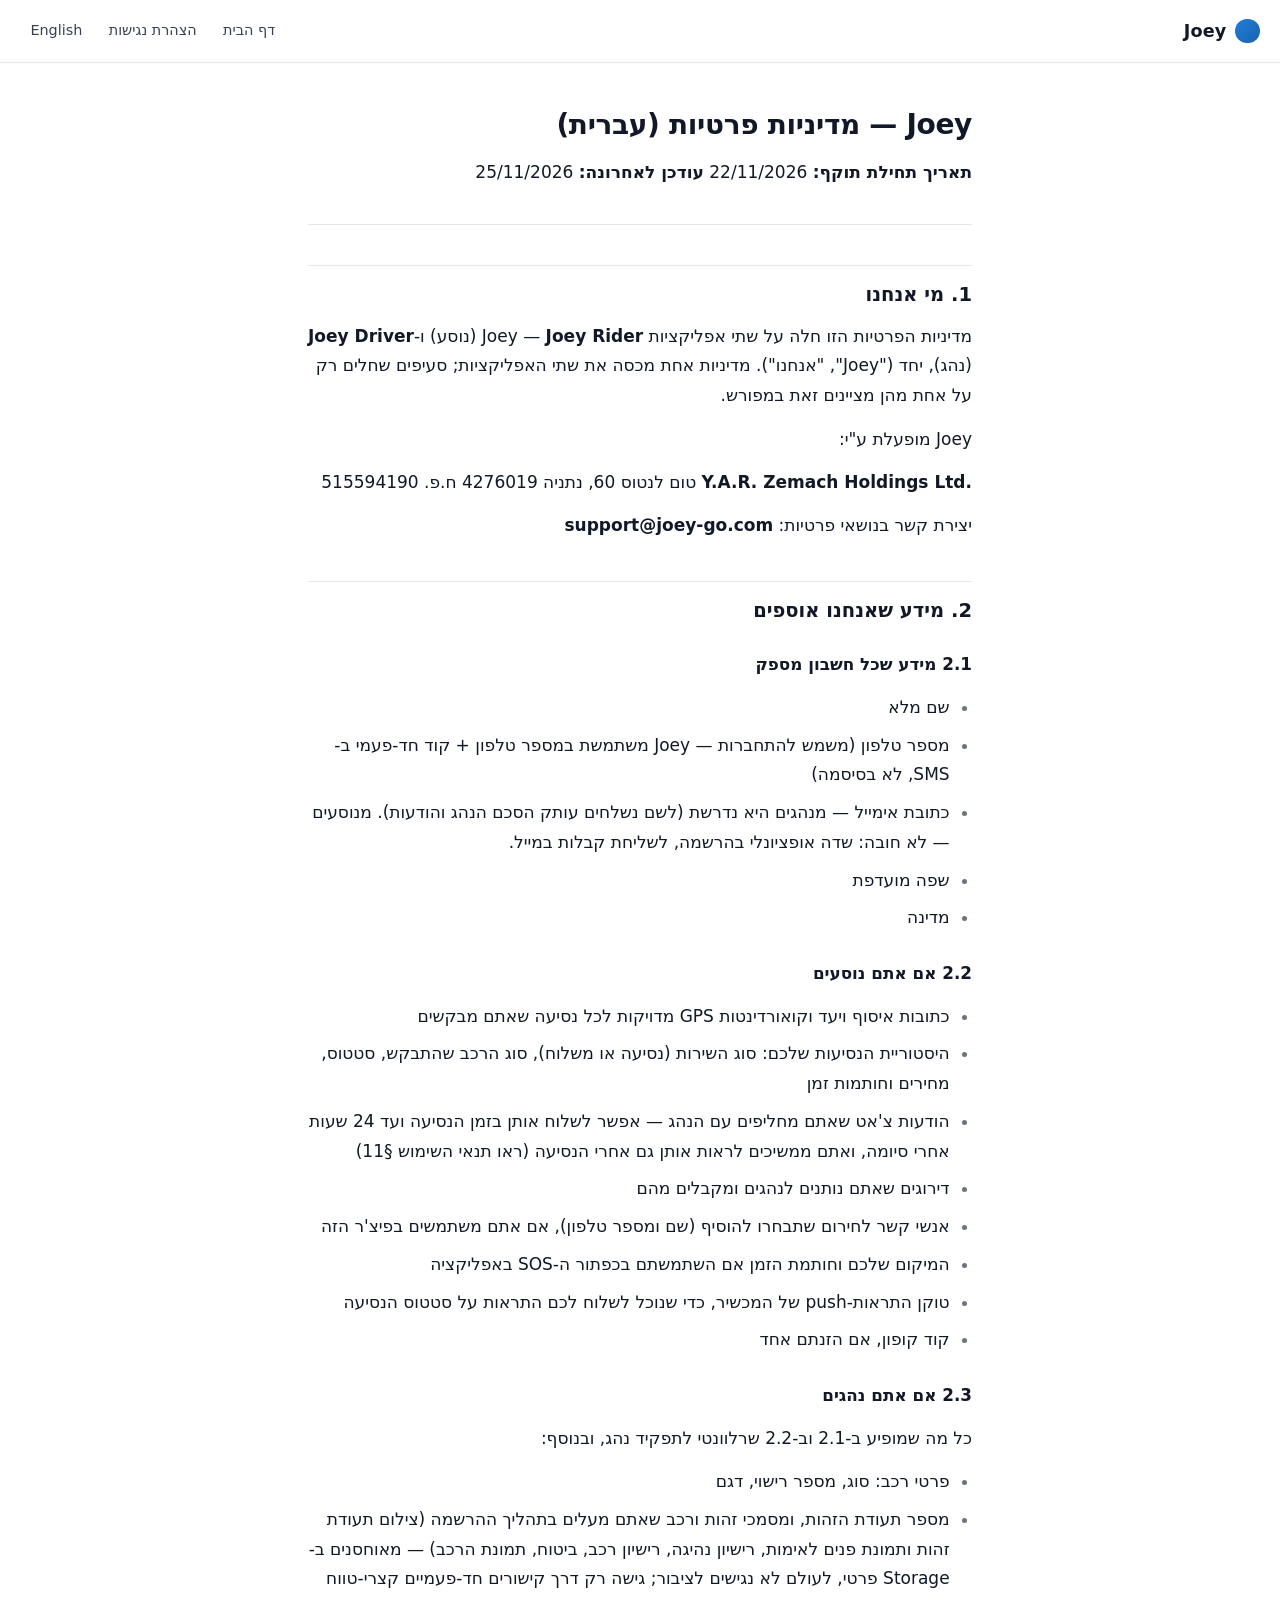
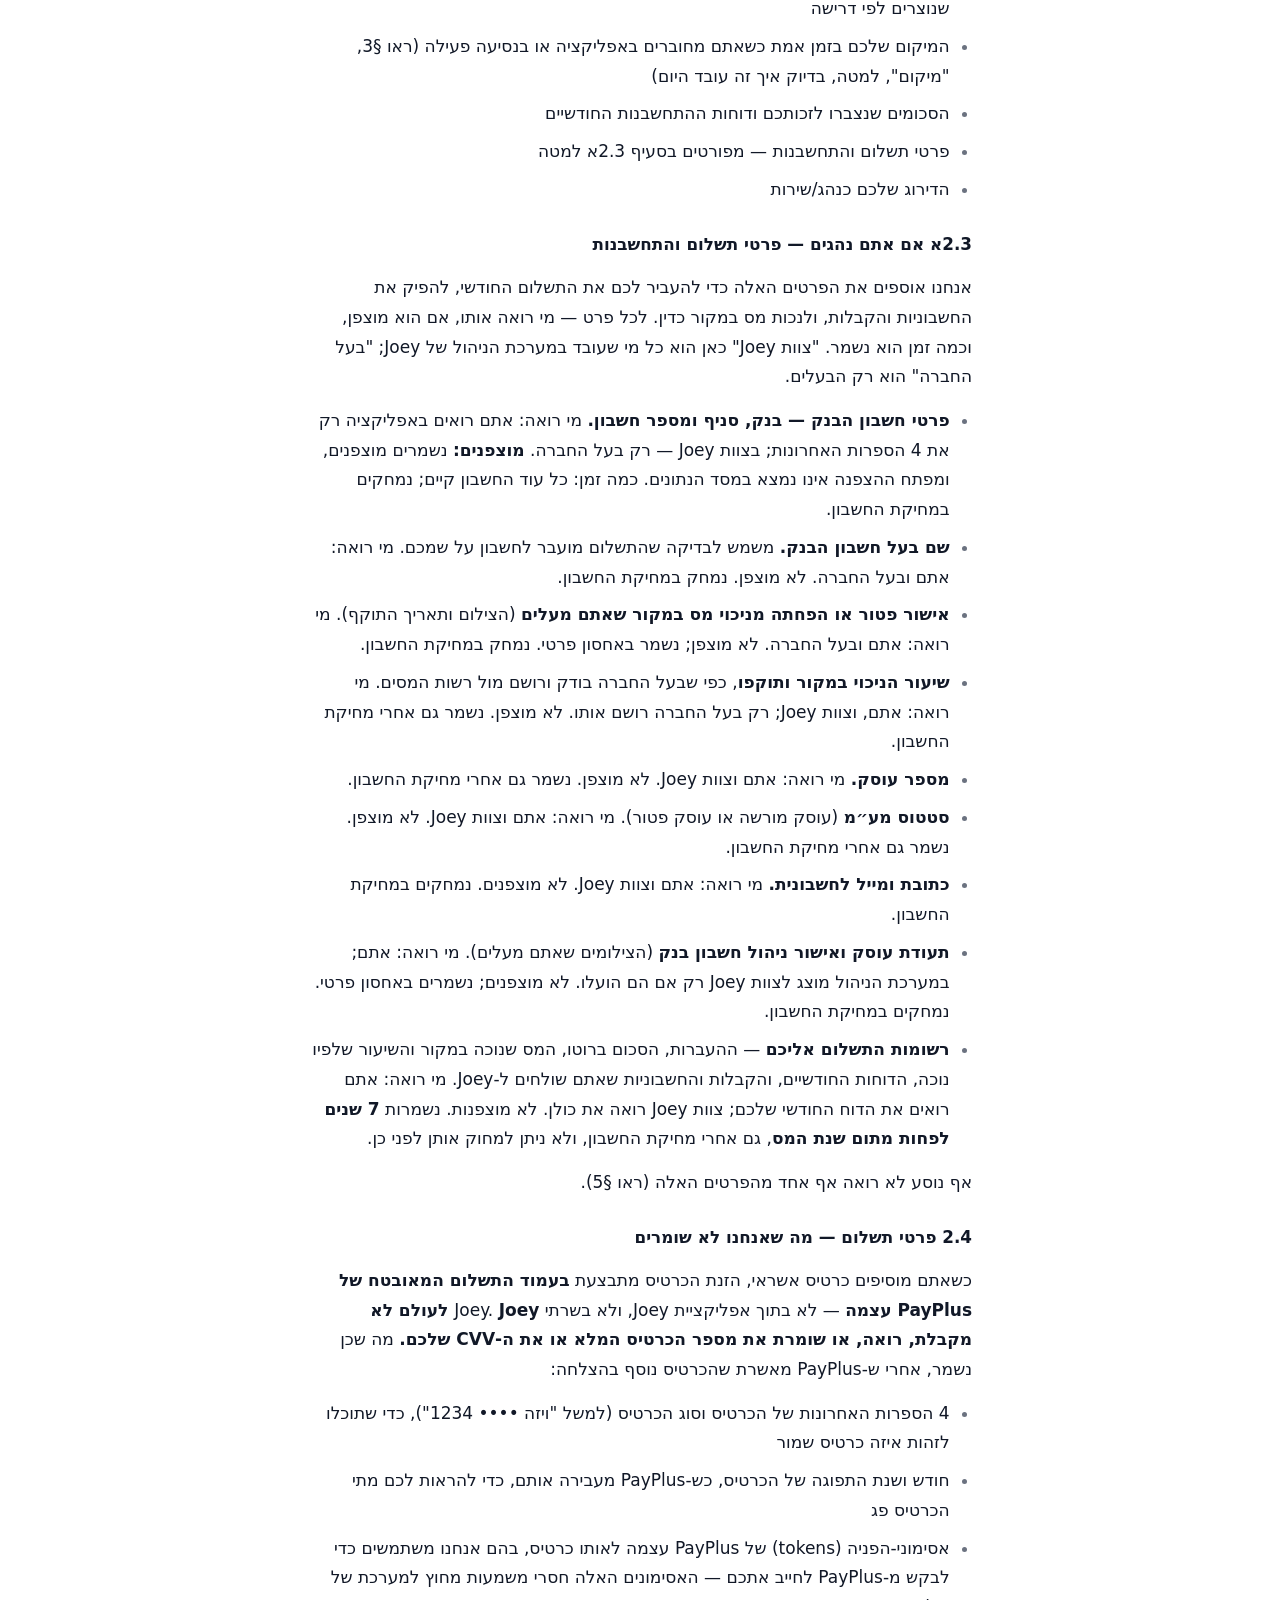
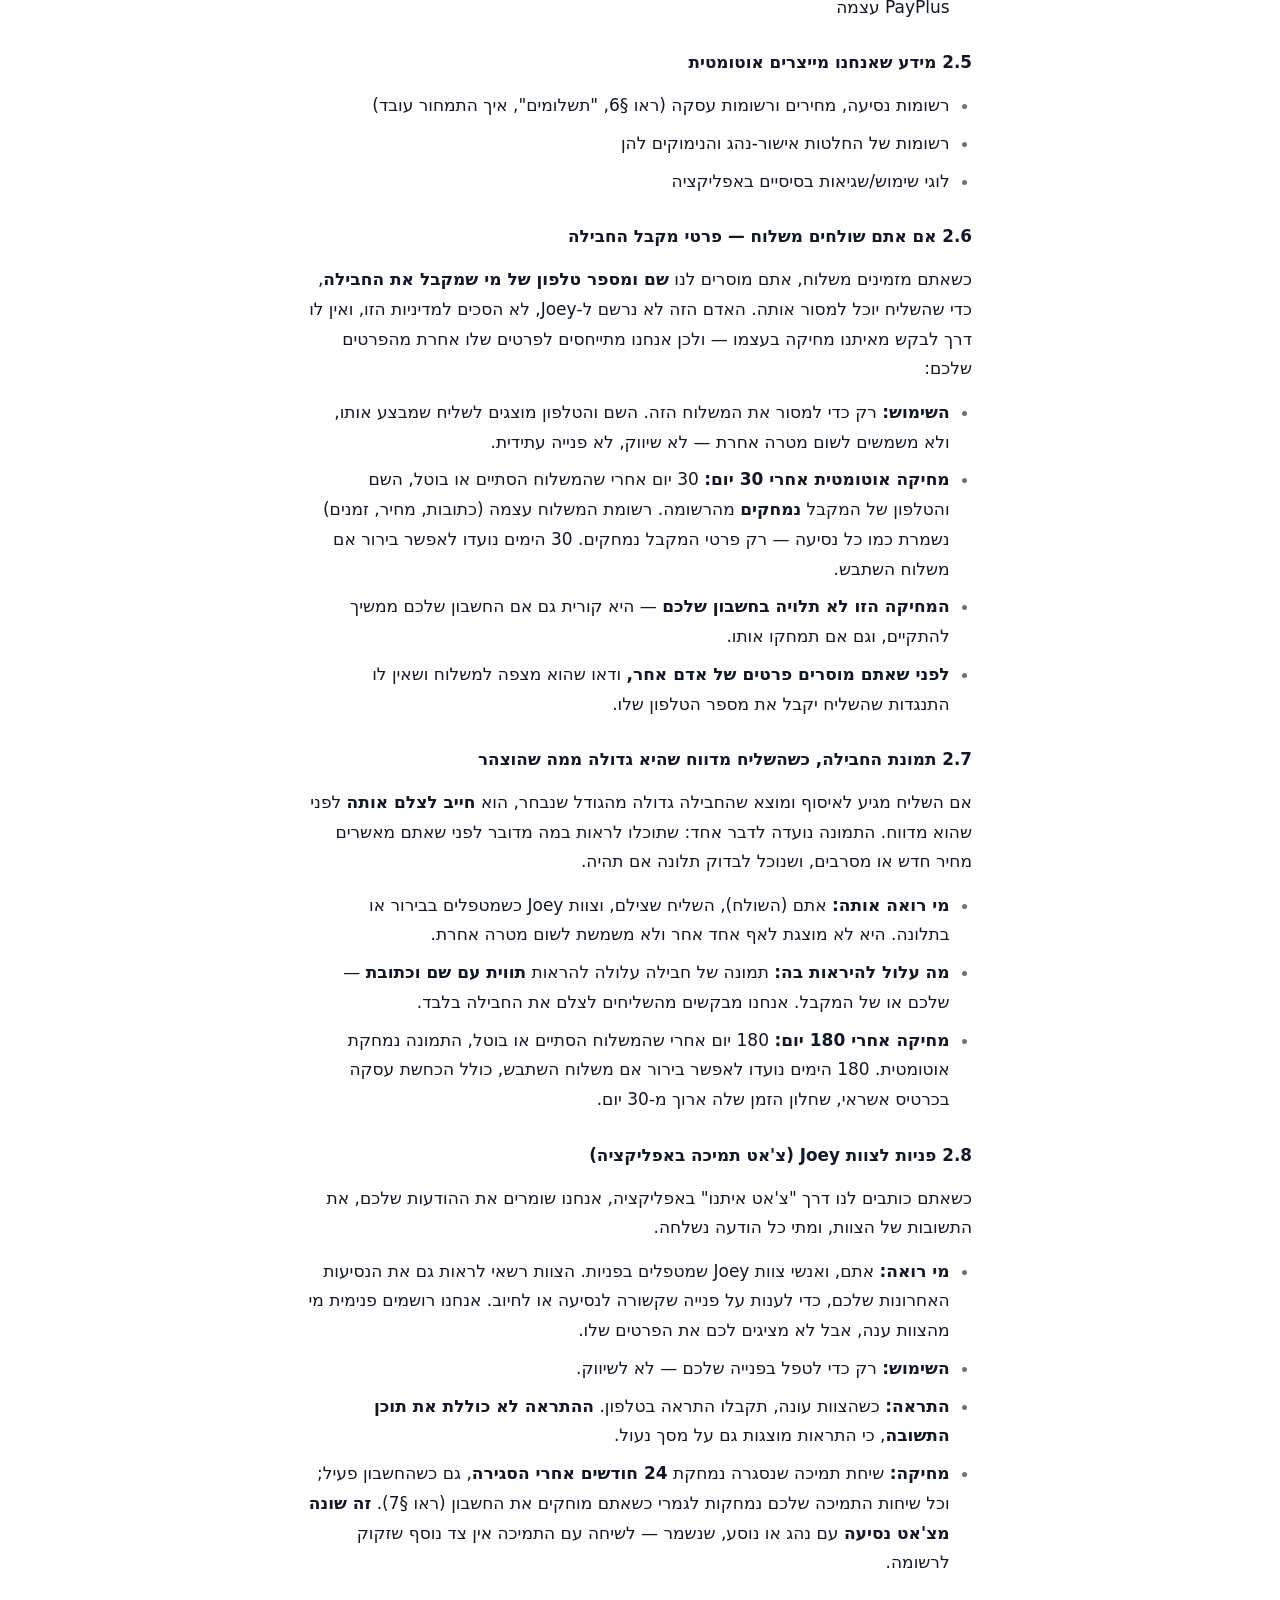
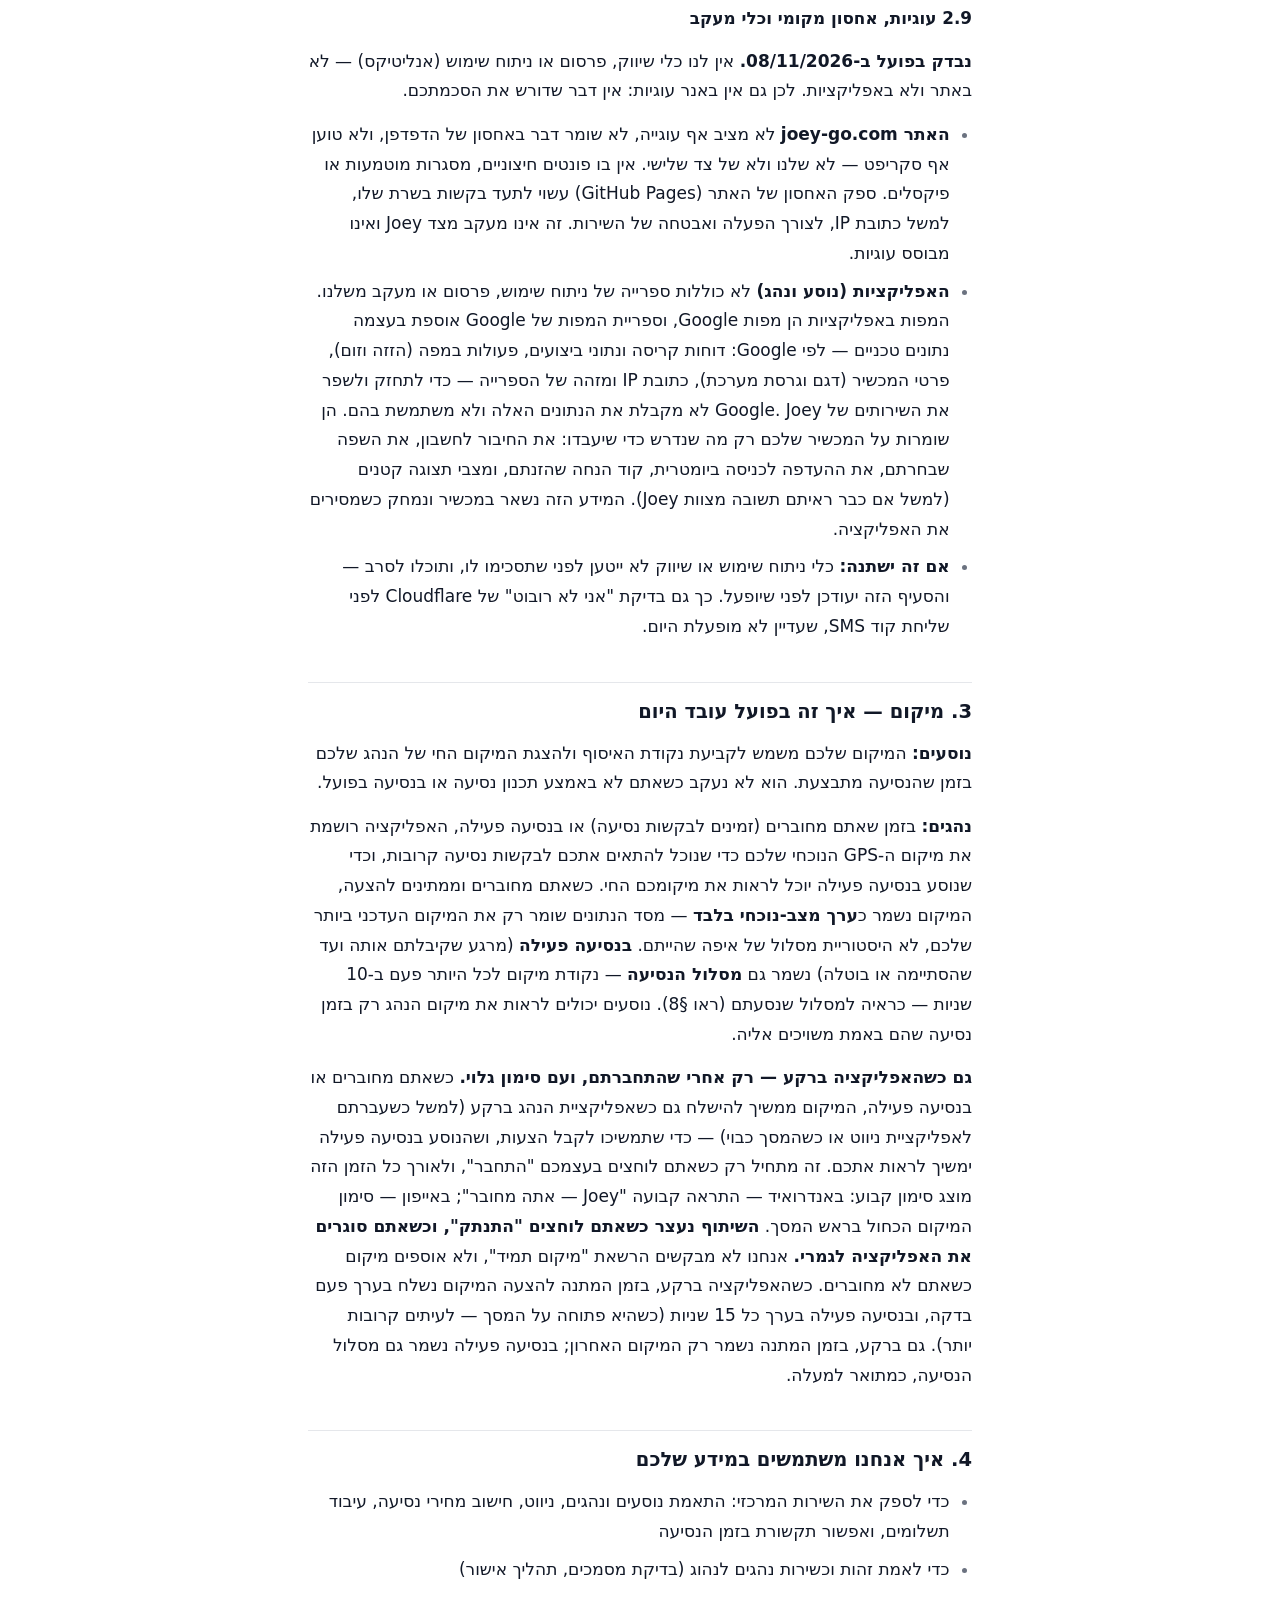
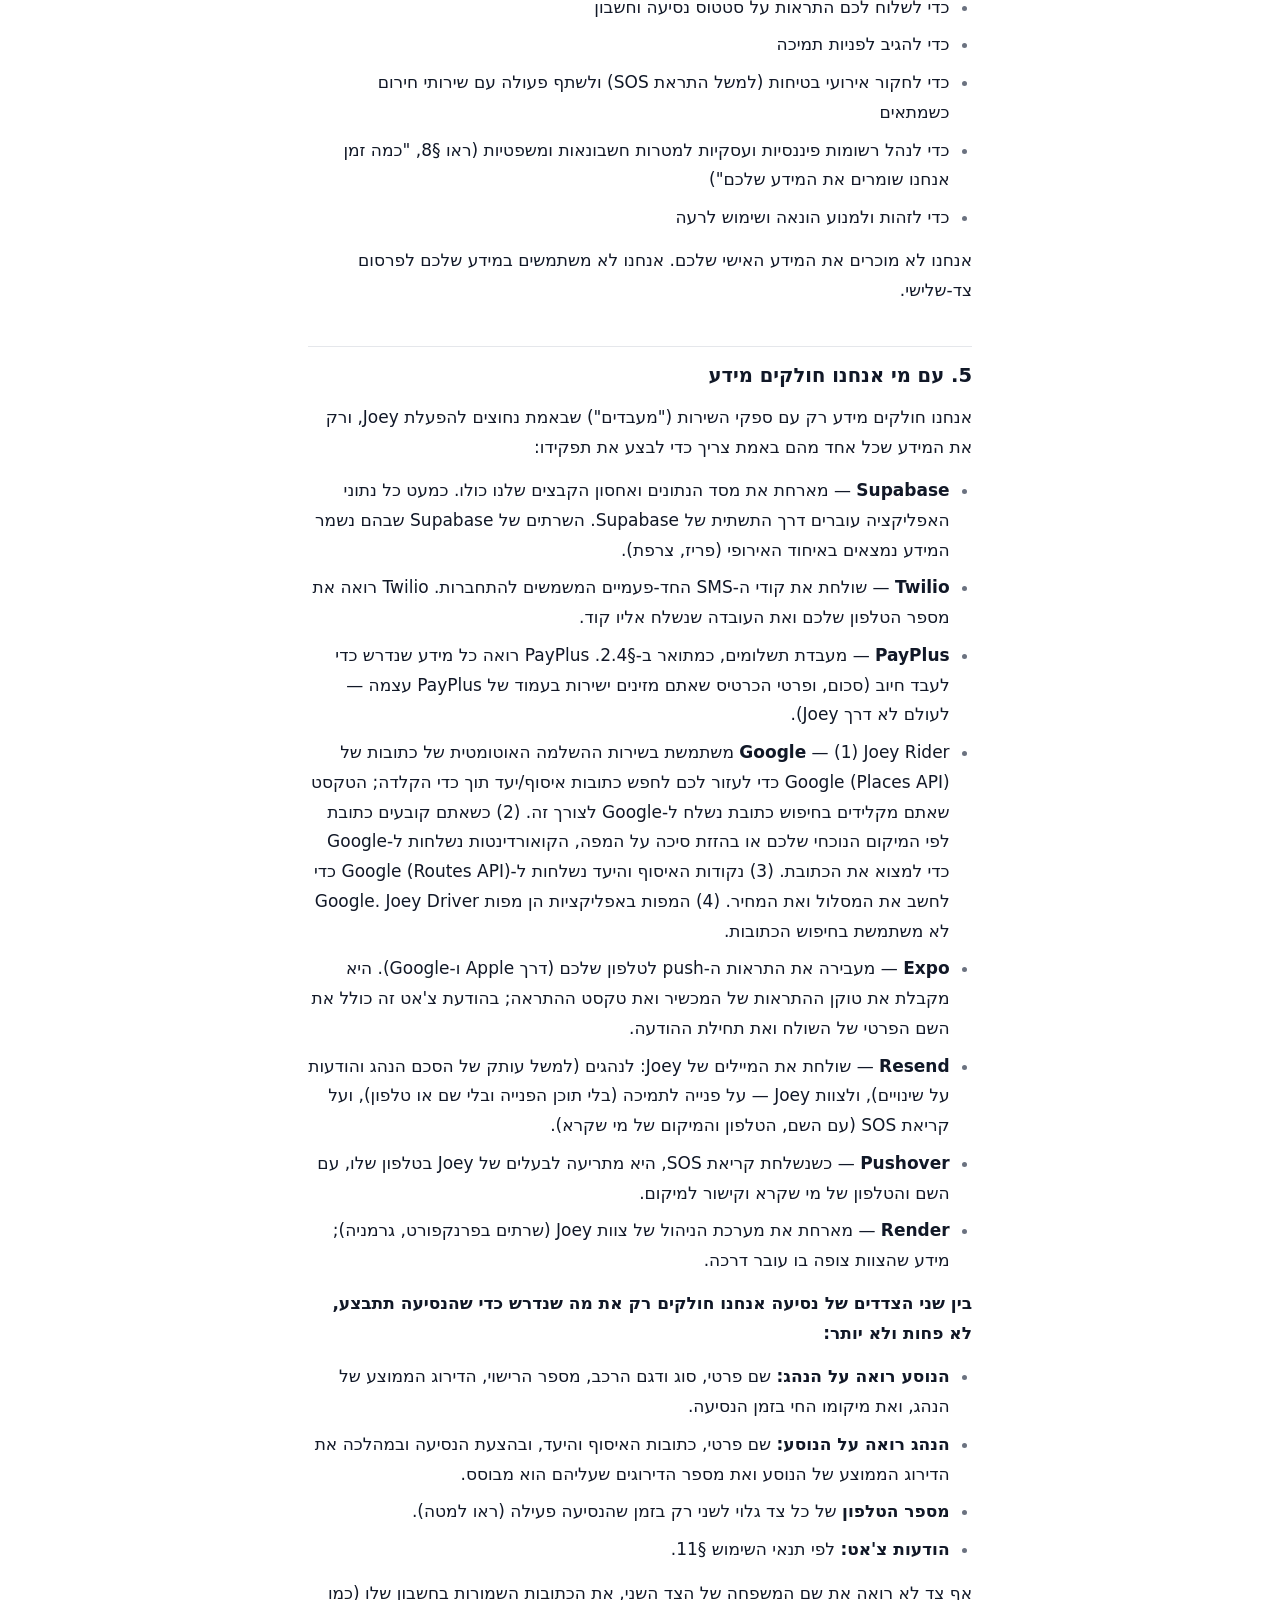
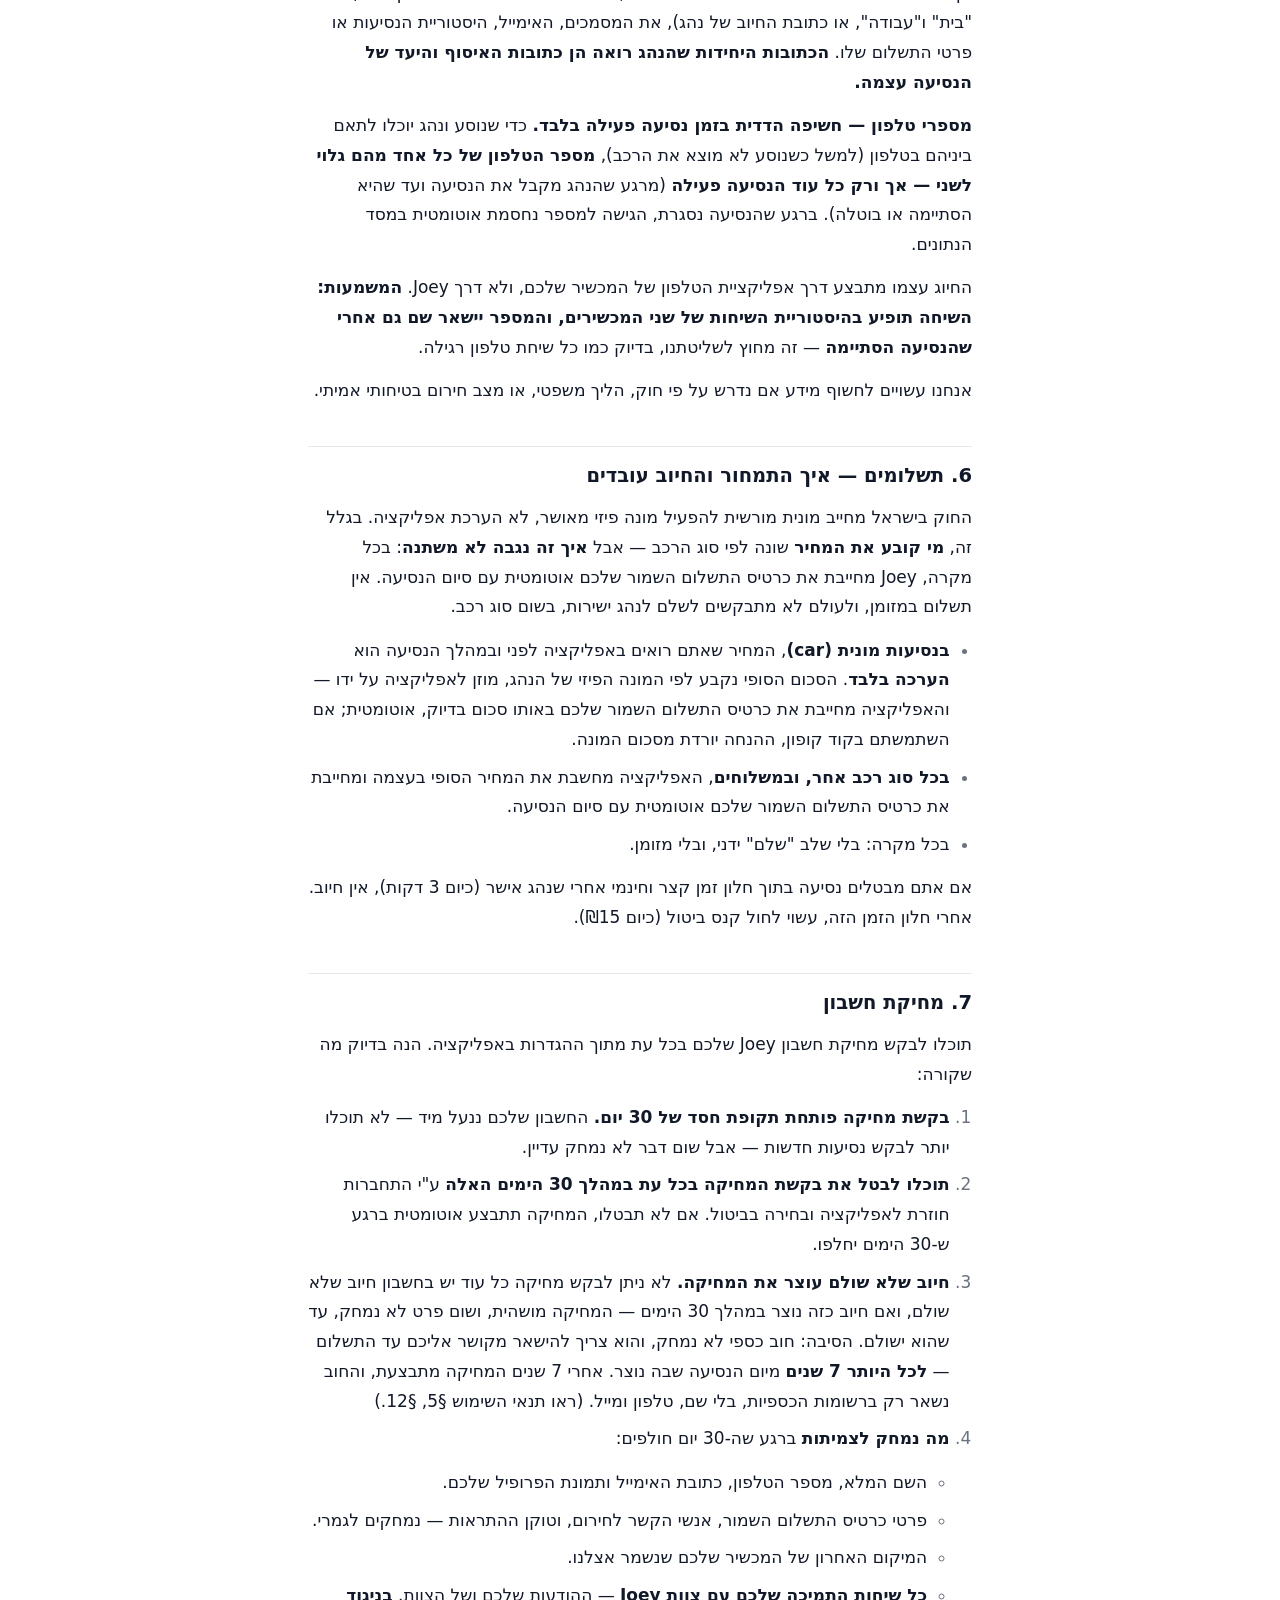
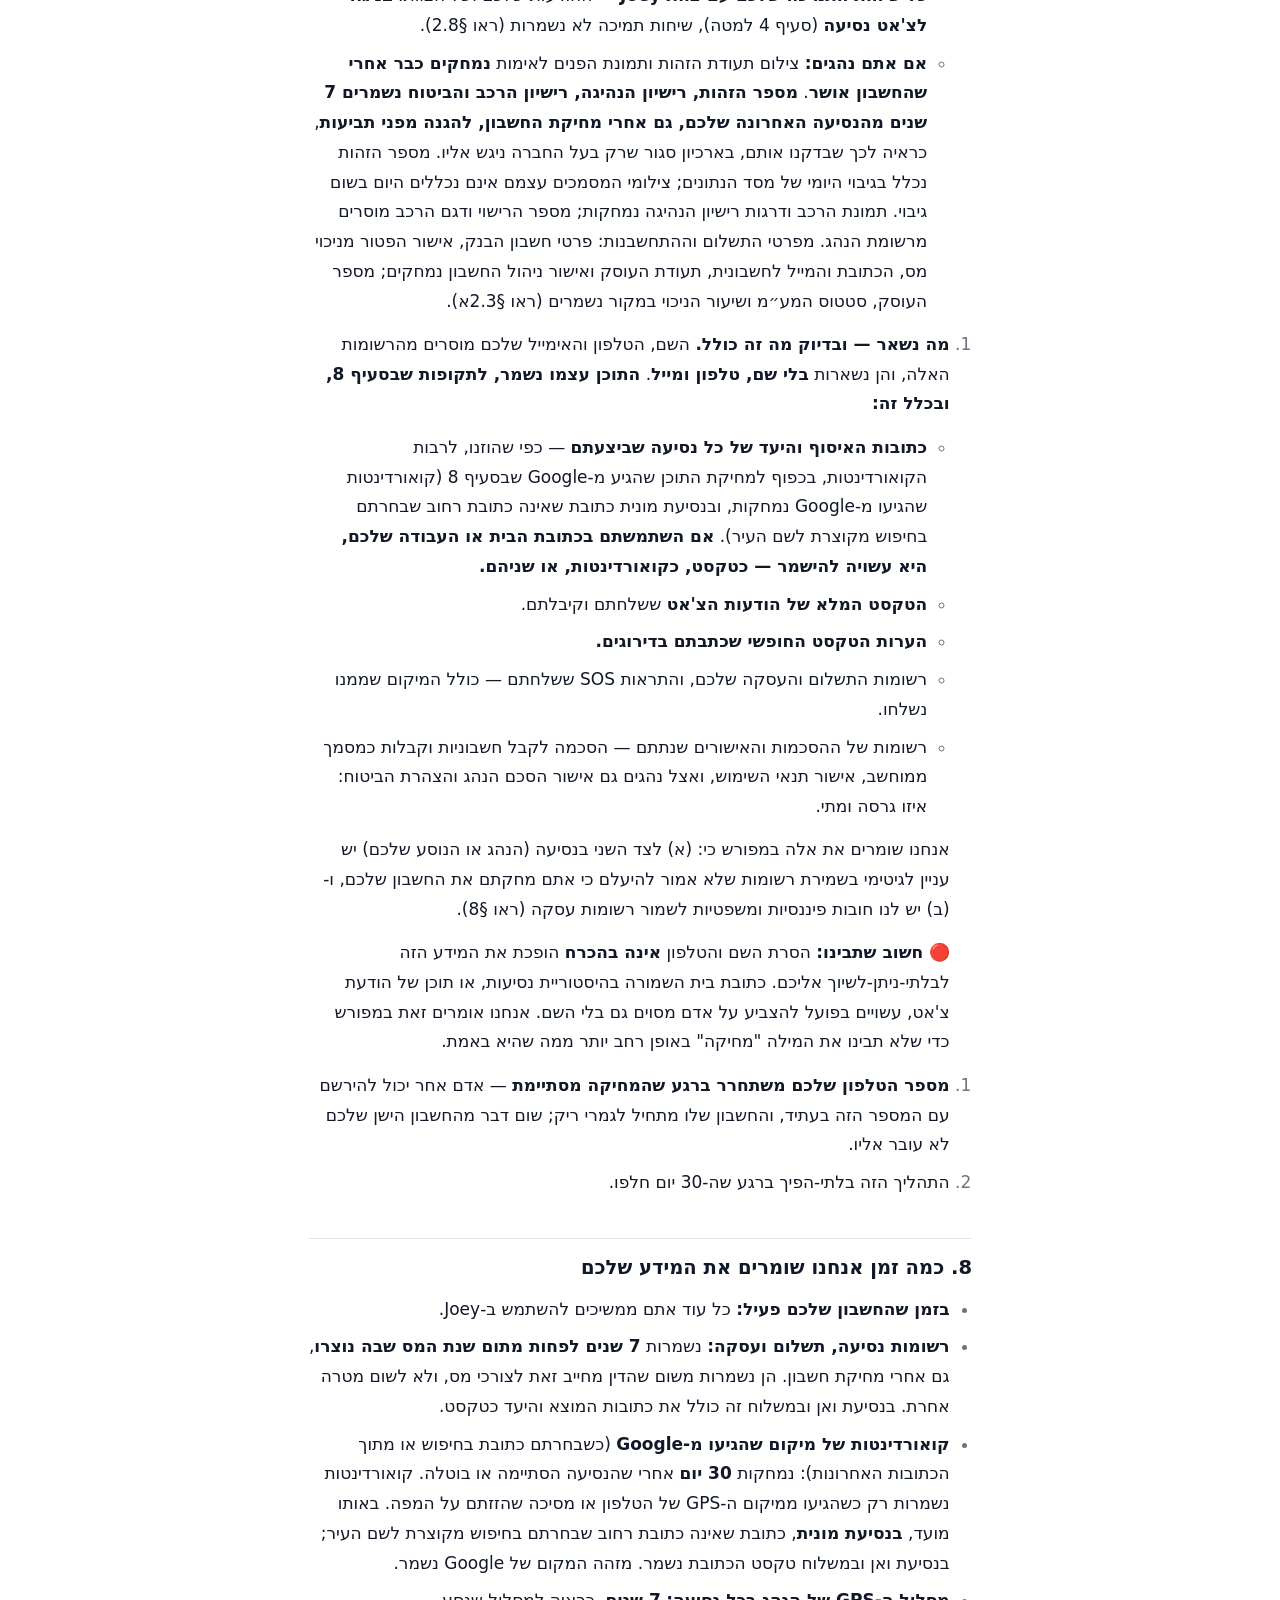
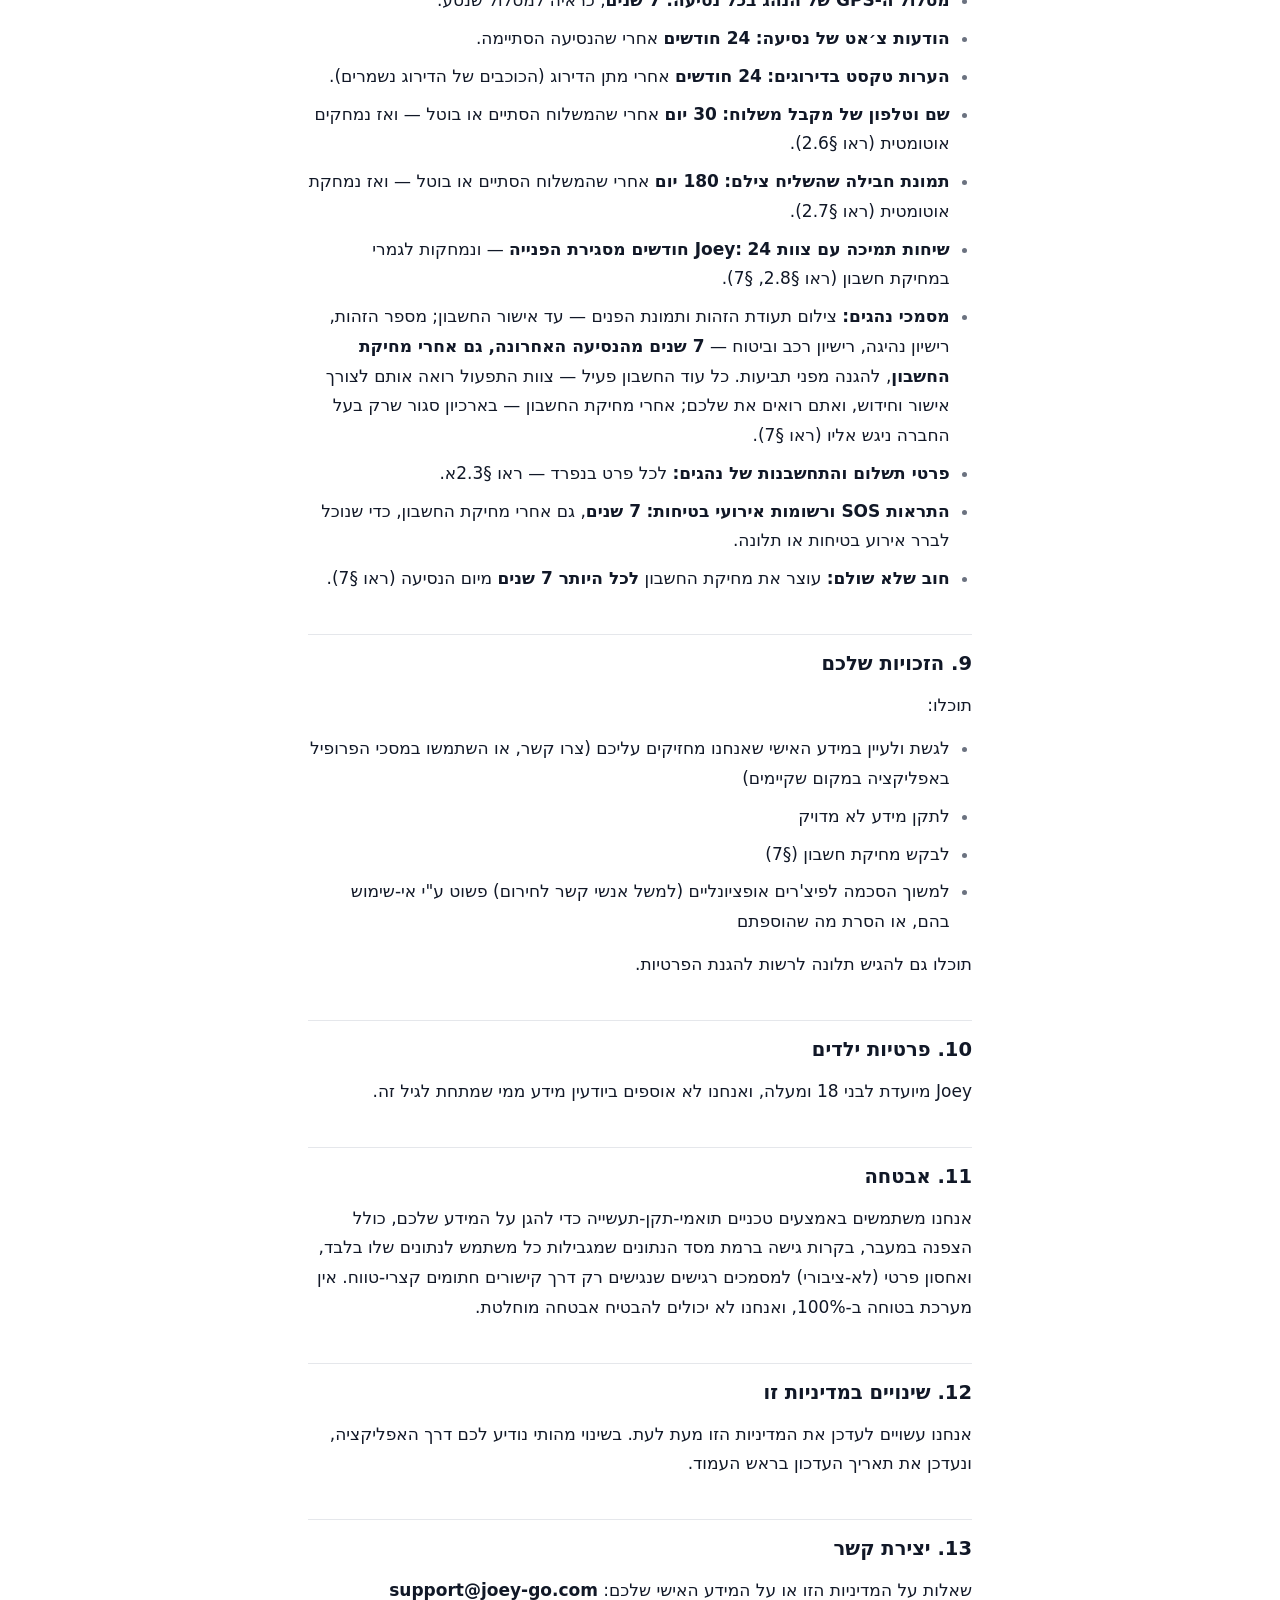
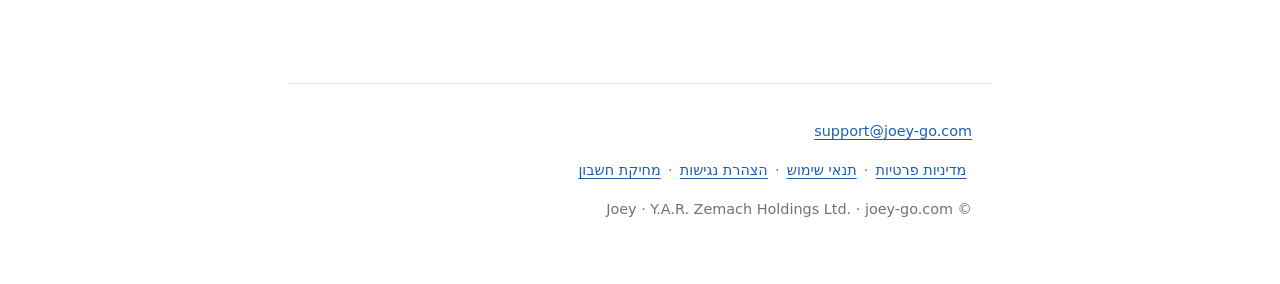
<file: privacy.he.html>
<!DOCTYPE html>
<html lang="he" dir="rtl">
<head>
<meta charset="utf-8">
<meta name="viewport" content="width=device-width, initial-scale=1">
<title>מדיניות פרטיות · Joey</title>
<link rel="icon" href="logo.png">
<link rel="stylesheet" href="style.css">
</head>
<body>
<a class="skip" href="#main">דלג לתוכן הראשי</a>
<header class="bar">
  <a class="brand" href="./">Joey</a>
  <nav>
    <a href="./">דף הבית</a>
    <a href="accessibility.he.html">הצהרת נגישות</a>
    <a href="privacy.en.html" lang="en" dir="ltr" hreflang="en">English</a>
  </nav>
</header>

<main id="main" tabindex="-1">
  <article>
<h1>Joey — מדיניות פרטיות (עברית)</h1>
<p><strong>תאריך תחילת תוקף:</strong> 22/11/2026 <strong>עודכן לאחרונה:</strong> 25/11/2026</p>
<hr>
<h2>1. מי אנחנו</h2>
<p>מדיניות הפרטיות הזו חלה על שתי אפליקציות Joey — <strong>Joey Rider</strong> (נוסע) ו-<strong>Joey Driver</strong> (נהג), יחד (&quot;Joey&quot;, &quot;אנחנו&quot;). מדיניות אחת מכסה את שתי האפליקציות; סעיפים שחלים רק על אחת מהן מציינים זאת במפורש.</p>
<p>Joey מופעלת ע&quot;י:</p>
<p><strong>⁦Y.A.R. Zemach Holdings Ltd.⁩</strong> טום לנטוס 60, נתניה 4276019 ח.פ. 515594190</p>
<p>יצירת קשר בנושאי פרטיות: <strong>support@joey-go.com</strong></p>
<h2>2. מידע שאנחנו אוספים</h2>
<h3>2.1 מידע שכל חשבון מספק</h3>
<ul>
<li><p>שם מלא</p></li>
<li><p>מספר טלפון (משמש להתחברות — Joey משתמשת במספר טלפון + קוד חד-פעמי ב-SMS, לא בסיסמה)</p></li>
<li><p>כתובת אימייל — מנהגים היא נדרשת (לשם נשלחים עותק הסכם הנהג והודעות). מנוסעים — לא חובה: שדה אופציונלי בהרשמה, לשליחת קבלות במייל.</p></li>
<li><p>שפה מועדפת</p></li>
<li><p>מדינה</p></li>
</ul>
<h3>2.2 אם אתם נוסעים</h3>
<ul>
<li><p>כתובות איסוף ויעד וקואורדינטות GPS מדויקות לכל נסיעה שאתם מבקשים</p></li>
<li><p>היסטוריית הנסיעות שלכם: סוג השירות (נסיעה או משלוח), סוג הרכב שהתבקש, סטטוס, מחירים וחותמות זמן</p></li>
<li><p>הודעות צ'אט שאתם מחליפים עם הנהג — אפשר לשלוח אותן בזמן הנסיעה ועד 24 שעות אחרי סיומה, ואתם ממשיכים לראות אותן גם אחרי הנסיעה (ראו תנאי השימוש §11)</p></li>
<li><p>דירוגים שאתם נותנים לנהגים ומקבלים מהם</p></li>
<li><p>אנשי קשר לחירום שתבחרו להוסיף (שם ומספר טלפון), אם אתם משתמשים בפיצ'ר הזה</p></li>
<li><p>המיקום שלכם וחותמת הזמן אם השתמשתם בכפתור ה-SOS באפליקציה</p></li>
<li><p>טוקן התראות-push של המכשיר, כדי שנוכל לשלוח לכם התראות על סטטוס הנסיעה</p></li>
<li><p>קוד קופון, אם הזנתם אחד</p></li>
</ul>
<h3>2.3 אם אתם נהגים</h3>
<p>כל מה שמופיע ב-2.1 וב-2.2 שרלוונטי לתפקיד נהג, ובנוסף:</p>
<ul>
<li><p>פרטי רכב: סוג, מספר רישוי, דגם</p></li>
<li><p>מספר תעודת הזהות, ומסמכי זהות ורכב שאתם מעלים בתהליך ההרשמה (צילום תעודת זהות ותמונת פנים לאימות, רישיון נהיגה, רישיון רכב, ביטוח, תמונת הרכב) — מאוחסנים ב-Storage פרטי, לעולם לא נגישים לציבור; גישה רק דרך קישורים חד-פעמיים קצרי-טווח שנוצרים לפי דרישה</p></li>
<li><p>המיקום שלכם בזמן אמת כשאתם מחוברים באפליקציה או בנסיעה פעילה (ראו §3, &quot;מיקום&quot;, למטה, בדיוק איך זה עובד היום)</p></li>
<li><p>הסכומים שנצברו לזכותכם ודוחות ההתחשבנות החודשיים</p></li>
<li><p>פרטי תשלום והתחשבנות — מפורטים בסעיף 2.3א למטה</p></li>
<li><p>הדירוג שלכם כנהג/שירות</p></li>
</ul>
<h3>2.3א אם אתם נהגים — פרטי תשלום והתחשבנות</h3>
<p>אנחנו אוספים את הפרטים האלה כדי להעביר לכם את התשלום החודשי, להפיק את החשבוניות והקבלות, ולנכות מס במקור כדין. לכל פרט — מי רואה אותו, אם הוא מוצפן, וכמה זמן הוא נשמר. &quot;צוות Joey&quot; כאן הוא כל מי שעובד במערכת הניהול של Joey; &quot;בעל החברה&quot; הוא רק הבעלים.</p>
<ul>
<li><p><strong>פרטי חשבון הבנק — בנק, סניף ומספר חשבון.</strong> מי רואה: אתם רואים באפליקציה רק את 4 הספרות האחרונות; בצוות Joey — רק בעל החברה. <strong>מוצפנים:</strong> נשמרים מוצפנים, ומפתח ההצפנה אינו נמצא במסד הנתונים. כמה זמן: כל עוד החשבון קיים; נמחקים במחיקת החשבון.</p></li>
<li><p><strong>שם בעל חשבון הבנק.</strong> משמש לבדיקה שהתשלום מועבר לחשבון על שמכם. מי רואה: אתם ובעל החברה. לא מוצפן. נמחק במחיקת החשבון.</p></li>
<li><p><strong>אישור פטור או הפחתה מניכוי מס במקור שאתם מעלים</strong> (הצילום ותאריך התוקף). מי רואה: אתם ובעל החברה. לא מוצפן; נשמר באחסון פרטי. נמחק במחיקת החשבון.</p></li>
<li><p><strong>שיעור הניכוי במקור ותוקפו</strong>, כפי שבעל החברה בודק ורושם מול רשות המסים. מי רואה: אתם, וצוות Joey; רק בעל החברה רושם אותו. לא מוצפן. נשמר גם אחרי מחיקת החשבון.</p></li>
<li><p><strong>מספר עוסק.</strong> מי רואה: אתם וצוות Joey. לא מוצפן. נשמר גם אחרי מחיקת החשבון.</p></li>
<li><p><strong>סטטוס מע״מ</strong> (עוסק מורשה או עוסק פטור). מי רואה: אתם וצוות Joey. לא מוצפן. נשמר גם אחרי מחיקת החשבון.</p></li>
<li><p><strong>כתובת ומייל לחשבונית.</strong> מי רואה: אתם וצוות Joey. לא מוצפנים. נמחקים במחיקת החשבון.</p></li>
<li><p><strong>תעודת עוסק ואישור ניהול חשבון בנק</strong> (הצילומים שאתם מעלים). מי רואה: אתם; במערכת הניהול מוצג לצוות Joey רק אם הם הועלו. לא מוצפנים; נשמרים באחסון פרטי. נמחקים במחיקת החשבון.</p></li>
<li><p><strong>רשומות התשלום אליכם</strong> — ההעברות, הסכום ברוטו, המס שנוכה במקור והשיעור שלפיו נוכה, הדוחות החודשיים, והקבלות והחשבוניות שאתם שולחים ל-Joey. מי רואה: אתם רואים את הדוח החודשי שלכם; צוות Joey רואה את כולן. לא מוצפנות. נשמרות <strong>7 שנים לפחות מתום שנת המס</strong>, גם אחרי מחיקת החשבון, ולא ניתן למחוק אותן לפני כן.</p></li>
</ul>
<p>אף נוסע לא רואה אף אחד מהפרטים האלה (ראו §5).</p>
<h3>2.4 פרטי תשלום — מה שאנחנו <strong>לא</strong> שומרים</h3>
<p>כשאתם מוסיפים כרטיס אשראי, הזנת הכרטיס מתבצעת <strong>בעמוד התשלום המאובטח של PayPlus עצמה</strong> — לא בתוך אפליקציית Joey, ולא בשרתי Joey. <strong>Joey לעולם לא מקבלת, רואה, או שומרת את מספר הכרטיס המלא או את ה-CVV שלכם.</strong> מה שכן נשמר, אחרי ש-PayPlus מאשרת שהכרטיס נוסף בהצלחה:</p>
<ul>
<li><p>4 הספרות האחרונות של הכרטיס וסוג הכרטיס (למשל &quot;ויזה •••• 1234&quot;), כדי שתוכלו לזהות איזה כרטיס שמור</p></li>
<li><p>חודש ושנת התפוגה של הכרטיס, כש-PayPlus מעבירה אותם, כדי להראות לכם מתי הכרטיס פג</p></li>
<li><p>אסימוני-הפניה (tokens) של PayPlus עצמה לאותו כרטיס, בהם אנחנו משתמשים כדי לבקש מ-PayPlus לחייב אתכם — האסימונים האלה חסרי משמעות מחוץ למערכת של PayPlus עצמה</p></li>
</ul>
<h3>2.5 מידע שאנחנו מייצרים אוטומטית</h3>
<ul>
<li><p>רשומות נסיעה, מחירים ורשומות עסקה (ראו §6, &quot;תשלומים&quot;, איך התמחור עובד)</p></li>
<li><p>רשומות של החלטות אישור-נהג והנימוקים להן</p></li>
<li><p>לוגי שימוש/שגיאות בסיסיים באפליקציה</p></li>
</ul>
<h3>2.6 אם אתם שולחים משלוח — פרטי מקבל החבילה</h3>
<p>כשאתם מזמינים משלוח, אתם מוסרים לנו <strong>שם ומספר טלפון של מי שמקבל את החבילה</strong>, כדי שהשליח יוכל למסור אותה. האדם הזה לא נרשם ל-Joey, לא הסכים למדיניות הזו, ואין לו דרך לבקש מאיתנו מחיקה בעצמו — ולכן אנחנו מתייחסים לפרטים שלו אחרת מהפרטים שלכם:</p>
<ul>
<li><p><strong>השימוש:</strong> רק כדי למסור את המשלוח הזה. השם והטלפון מוצגים לשליח שמבצע אותו, ולא משמשים לשום מטרה אחרת — לא שיווק, לא פנייה עתידית.</p></li>
<li><p><strong>מחיקה אוטומטית אחרי 30 יום:</strong> 30 יום אחרי שהמשלוח הסתיים או בוטל, השם והטלפון של המקבל <strong>נמחקים</strong> מהרשומה. רשומת המשלוח עצמה (כתובות, מחיר, זמנים) נשמרת כמו כל נסיעה — רק פרטי המקבל נמחקים. 30 הימים נועדו לאפשר בירור אם משלוח השתבש.</p></li>
<li><p><strong>המחיקה הזו לא תלויה בחשבון שלכם</strong> — היא קורית גם אם החשבון שלכם ממשיך להתקיים, וגם אם תמחקו אותו.</p></li>
<li><p><strong>לפני שאתם מוסרים פרטים של אדם אחר,</strong> ודאו שהוא מצפה למשלוח ושאין לו התנגדות שהשליח יקבל את מספר הטלפון שלו.</p></li>
</ul>
<h3>2.7 תמונת החבילה, כשהשליח מדווח שהיא גדולה ממה שהוצהר</h3>
<p>אם השליח מגיע לאיסוף ומוצא שהחבילה גדולה מהגודל שנבחר, הוא <strong>חייב לצלם אותה</strong> לפני שהוא מדווח. התמונה נועדה לדבר אחד: שתוכלו לראות במה מדובר לפני שאתם מאשרים מחיר חדש או מסרבים, ושנוכל לבדוק תלונה אם תהיה.</p>
<ul>
<li><p><strong>מי רואה אותה:</strong> אתם (השולח), השליח שצילם, וצוות Joey כשמטפלים בבירור או בתלונה. היא לא מוצגת לאף אחד אחר ולא משמשת לשום מטרה אחרת.</p></li>
<li><p><strong>מה עלול להיראות בה:</strong> תמונה של חבילה עלולה להראות <strong>תווית עם שם וכתובת</strong> — שלכם או של המקבל. אנחנו מבקשים מהשליחים לצלם את החבילה בלבד.</p></li>
<li><p><strong>מחיקה אחרי 180 יום:</strong> 180 יום אחרי שהמשלוח הסתיים או בוטל, התמונה נמחקת אוטומטית. 180 הימים נועדו לאפשר בירור אם משלוח השתבש, כולל הכחשת עסקה בכרטיס אשראי, שחלון הזמן שלה ארוך מ-30 יום.</p></li>
</ul>
<h3>2.8 פניות לצוות Joey (צ'אט תמיכה באפליקציה)</h3>
<p>כשאתם כותבים לנו דרך &quot;צ'אט איתנו&quot; באפליקציה, אנחנו שומרים את ההודעות שלכם, את התשובות של הצוות, ומתי כל הודעה נשלחה.</p>
<ul>
<li><p><strong>מי רואה:</strong> אתם, ואנשי צוות Joey שמטפלים בפניות. הצוות רשאי לראות גם את הנסיעות האחרונות שלכם, כדי לענות על פנייה שקשורה לנסיעה או לחיוב. אנחנו רושמים פנימית מי מהצוות ענה, אבל לא מציגים לכם את הפרטים שלו.</p></li>
<li><p><strong>השימוש:</strong> רק כדי לטפל בפנייה שלכם — לא לשיווק.</p></li>
<li><p><strong>התראה:</strong> כשהצוות עונה, תקבלו התראה בטלפון. <strong>ההתראה לא כוללת את תוכן התשובה</strong>, כי התראות מוצגות גם על מסך נעול.</p></li>
<li><p><strong>מחיקה:</strong> שיחת תמיכה שנסגרה נמחקת <strong>24 חודשים אחרי הסגירה</strong>, גם כשהחשבון פעיל; וכל שיחות התמיכה שלכם נמחקות לגמרי כשאתם מוחקים את החשבון (ראו §7). <strong>זה שונה מצ'אט נסיעה</strong> עם נהג או נוסע, שנשמר — לשיחה עם התמיכה אין צד נוסף שזקוק לרשומה.</p></li>
</ul>
<h3>2.9 עוגיות, אחסון מקומי וכלי מעקב</h3>
<p><strong>נבדק בפועל ב-08/11/2026.</strong> אין לנו כלי שיווק, פרסום או ניתוח שימוש (אנליטיקס) — לא באתר ולא באפליקציות. לכן גם אין באנר עוגיות: אין דבר שדורש את הסכמתכם.</p>
<ul>
<li><p><strong>האתר joey-go.com</strong> לא מציב אף עוגייה, לא שומר דבר באחסון של הדפדפן, ולא טוען אף סקריפט — לא שלנו ולא של צד שלישי. אין בו פונטים חיצוניים, מסגרות מוטמעות או פיקסלים. ספק האחסון של האתר (GitHub Pages) עשוי לתעד בקשות בשרת שלו, למשל כתובת IP, לצורך הפעלה ואבטחה של השירות. זה אינו מעקב מצד Joey ואינו מבוסס עוגיות.</p></li>
<li><p><strong>האפליקציות (נוסע ונהג)</strong> לא כוללות ספרייה של ניתוח שימוש, פרסום או מעקב משלנו. המפות באפליקציות הן מפות Google, וספריית המפות של Google אוספת בעצמה נתונים טכניים — לפי Google: דוחות קריסה ונתוני ביצועים, פעולות במפה (הזזה וזום), פרטי המכשיר (דגם וגרסת מערכת), כתובת IP ומזהה של הספרייה — כדי לתחזק ולשפר את השירותים של Google. Joey לא מקבלת את הנתונים האלה ולא משתמשת בהם. הן שומרות על המכשיר שלכם רק מה שנדרש כדי שיעבדו: את החיבור לחשבון, את השפה שבחרתם, את ההעדפה לכניסה ביומטרית, קוד הנחה שהזנתם, ומצבי תצוגה קטנים (למשל אם כבר ראיתם תשובה מצוות Joey). המידע הזה נשאר במכשיר ונמחק כשמסירים את האפליקציה.</p></li>
<li><p><strong>אם זה ישתנה:</strong> כלי ניתוח שימוש או שיווק לא ייטען לפני שתסכימו לו, ותוכלו לסרב — והסעיף הזה יעודכן לפני שיופעל. כך גם בדיקת &quot;אני לא רובוט&quot; של Cloudflare לפני שליחת קוד SMS, שעדיין לא מופעלת היום.</p></li>
</ul>
<h2>3. מיקום — איך זה בפועל עובד היום</h2>
<p><strong>נוסעים:</strong> המיקום שלכם משמש לקביעת נקודת האיסוף ולהצגת המיקום החי של הנהג שלכם בזמן שהנסיעה מתבצעת. הוא לא נעקב כשאתם לא באמצע תכנון נסיעה או בנסיעה בפועל.</p>
<p><strong>נהגים:</strong> בזמן שאתם מחוברים (זמינים לבקשות נסיעה) או בנסיעה פעילה, האפליקציה רושמת את מיקום ה-GPS הנוכחי שלכם כדי שנוכל להתאים אתכם לבקשות נסיעה קרובות, וכדי שנוסע בנסיעה פעילה יוכל לראות את מיקומכם החי. כשאתם מחוברים וממתינים להצעה, המיקום נשמר כ<strong>ערך מצב-נוכחי בלבד</strong> — מסד הנתונים שומר רק את המיקום העדכני ביותר שלכם, לא היסטוריית מסלול של איפה שהייתם. <strong>בנסיעה פעילה</strong> (מרגע שקיבלתם אותה ועד שהסתיימה או בוטלה) נשמר גם <strong>מסלול הנסיעה</strong> — נקודת מיקום לכל היותר פעם ב-10 שניות — כראיה למסלול שנסעתם (ראו §8). נוסעים יכולים לראות את מיקום הנהג רק בזמן נסיעה שהם באמת משויכים אליה.</p>
<p><strong>גם כשהאפליקציה ברקע — רק אחרי שהתחברתם, ועם סימון גלוי.</strong> כשאתם מחוברים או בנסיעה פעילה, המיקום ממשיך להישלח גם כשאפליקציית הנהג ברקע (למשל כשעברתם לאפליקציית ניווט או כשהמסך כבוי) — כדי שתמשיכו לקבל הצעות, ושהנוסע בנסיעה פעילה ימשיך לראות אתכם. זה מתחיל רק כשאתם לוחצים בעצמכם &quot;התחבר&quot;, ולאורך כל הזמן הזה מוצג סימון קבוע: באנדרואיד — התראה קבועה &quot;Joey — אתה מחובר&quot;; באייפון — סימון המיקום הכחול בראש המסך. <strong>השיתוף נעצר כשאתם לוחצים &quot;התנתק&quot;, וכשאתם סוגרים את האפליקציה לגמרי.</strong> אנחנו לא מבקשים הרשאת &quot;מיקום תמיד&quot;, ולא אוספים מיקום כשאתם לא מחוברים. כשהאפליקציה ברקע, בזמן המתנה להצעה המיקום נשלח בערך פעם בדקה, ובנסיעה פעילה בערך כל 15 שניות (כשהיא פתוחה על המסך — לעיתים קרובות יותר). גם ברקע, בזמן המתנה נשמר רק המיקום האחרון; בנסיעה פעילה נשמר גם מסלול הנסיעה, כמתואר למעלה.</p>
<h2>4. איך אנחנו משתמשים במידע שלכם</h2>
<ul>
<li><p>כדי לספק את השירות המרכזי: התאמת נוסעים ונהגים, ניווט, חישוב מחירי נסיעה, עיבוד תשלומים, ואפשור תקשורת בזמן הנסיעה</p></li>
<li><p>כדי לאמת זהות וכשירות נהגים לנהוג (בדיקת מסמכים, תהליך אישור)</p></li>
<li><p>כדי לשלוח לכם התראות על סטטוס נסיעה וחשבון</p></li>
<li><p>כדי להגיב לפניות תמיכה</p></li>
<li><p>כדי לחקור אירועי בטיחות (למשל התראת SOS) ולשתף פעולה עם שירותי חירום כשמתאים</p></li>
<li><p>כדי לנהל רשומות פיננסיות ועסקיות למטרות חשבונאות ומשפטיות (ראו §8, &quot;כמה זמן אנחנו שומרים את המידע שלכם&quot;)</p></li>
<li><p>כדי לזהות ולמנוע הונאה ושימוש לרעה</p></li>
</ul>
<p>אנחנו לא מוכרים את המידע האישי שלכם. אנחנו לא משתמשים במידע שלכם לפרסום צד-שלישי.</p>
<h2>5. עם מי אנחנו חולקים מידע</h2>
<p>אנחנו חולקים מידע רק עם ספקי השירות (&quot;מעבדים&quot;) שבאמת נחוצים להפעלת Joey, ורק את המידע שכל אחד מהם באמת צריך כדי לבצע את תפקידו:</p>
<ul>
<li><p><strong>Supabase</strong> — מארחת את מסד הנתונים ואחסון הקבצים שלנו כולו. כמעט כל נתוני האפליקציה עוברים דרך התשתית של Supabase. השרתים של Supabase שבהם נשמר המידע נמצאים באיחוד האירופי (פריז, צרפת).</p></li>
<li><p><strong>Twilio</strong> — שולחת את קודי ה-SMS החד-פעמיים המשמשים להתחברות. Twilio רואה את מספר הטלפון שלכם ואת העובדה שנשלח אליו קוד.</p></li>
<li><p><strong>PayPlus</strong> — מעבדת תשלומים, כמתואר ב-§2.4. PayPlus רואה כל מידע שנדרש כדי לעבד חיוב (סכום, ופרטי הכרטיס שאתם מזינים ישירות בעמוד של PayPlus עצמה — לעולם לא דרך Joey).</p></li>
<li><p><strong>Google</strong> — (1) Joey Rider משתמשת בשירות ההשלמה האוטומטית של כתובות של Google (Places API) כדי לעזור לכם לחפש כתובות איסוף/יעד תוך כדי הקלדה; הטקסט שאתם מקלידים בחיפוש כתובת נשלח ל-Google לצורך זה. (2) כשאתם קובעים כתובת לפי המיקום הנוכחי שלכם או בהזזת סיכה על המפה, הקואורדינטות נשלחות ל-Google כדי למצוא את הכתובת. (3) נקודות האיסוף והיעד נשלחות ל-Google (Routes API) כדי לחשב את המסלול ואת המחיר. (4) המפות באפליקציות הן מפות Google. Joey Driver לא משתמשת בחיפוש הכתובות.</p></li>
<li><p><strong>Expo</strong> — מעבירה את התראות ה-push לטלפון שלכם (דרך Apple ו-Google). היא מקבלת את טוקן ההתראות של המכשיר ואת טקסט ההתראה; בהודעת צ'אט זה כולל את השם הפרטי של השולח ואת תחילת ההודעה.</p></li>
<li><p><strong>Resend</strong> — שולחת את המיילים של Joey: לנהגים (למשל עותק של הסכם הנהג והודעות על שינויים), ולצוות Joey — על פנייה לתמיכה (בלי תוכן הפנייה ובלי שם או טלפון), ועל קריאת SOS (עם השם, הטלפון והמיקום של מי שקרא).</p></li>
<li><p><strong>Pushover</strong> — כשנשלחת קריאת SOS, היא מתריעה לבעלים של Joey בטלפון שלו, עם השם והטלפון של מי שקרא וקישור למיקום.</p></li>
<li><p><strong>Render</strong> — מארחת את מערכת הניהול של צוות Joey (שרתים בפרנקפורט, גרמניה); מידע שהצוות צופה בו עובר דרכה.</p></li>
</ul>
<p><strong>בין שני הצדדים של נסיעה אנחנו חולקים רק את מה שנדרש כדי שהנסיעה תתבצע, לא פחות ולא יותר:</strong></p>
<ul>
<li><p><strong>הנוסע רואה על הנהג:</strong> שם פרטי, סוג ודגם הרכב, מספר הרישוי, הדירוג הממוצע של הנהג, ואת מיקומו החי בזמן הנסיעה.</p></li>
<li><p><strong>הנהג רואה על הנוסע:</strong> שם פרטי, כתובות האיסוף והיעד, ובהצעת הנסיעה ובמהלכה את הדירוג הממוצע של הנוסע ואת מספר הדירוגים שעליהם הוא מבוסס.</p></li>
<li><p><strong>מספר הטלפון</strong> של כל צד גלוי לשני רק בזמן שהנסיעה פעילה (ראו למטה).</p></li>
<li><p><strong>הודעות צ'אט:</strong> לפי תנאי השימוש §11.</p></li>
</ul>
<p>אף צד לא רואה את שם המשפחה של הצד השני, את הכתובות השמורות בחשבון שלו (כמו &quot;בית&quot; ו&quot;עבודה&quot;, או כתובת החיוב של נהג), את המסמכים, האימייל, היסטוריית הנסיעות או פרטי התשלום שלו. <strong>הכתובות היחידות שהנהג רואה הן כתובות האיסוף והיעד של הנסיעה עצמה.</strong></p>
<p><strong>מספרי טלפון — חשיפה הדדית בזמן נסיעה פעילה בלבד.</strong> כדי שנוסע ונהג יוכלו לתאם ביניהם בטלפון (למשל כשנוסע לא מוצא את הרכב), <strong>מספר הטלפון של כל אחד מהם גלוי לשני — אך ורק כל עוד הנסיעה פעילה</strong> (מרגע שהנהג מקבל את הנסיעה ועד שהיא הסתיימה או בוטלה). ברגע שהנסיעה נסגרת, הגישה למספר נחסמת אוטומטית במסד הנתונים.</p>
<p>החיוג עצמו מתבצע דרך אפליקציית הטלפון של המכשיר שלכם, ולא דרך Joey. <strong>המשמעות: השיחה תופיע בהיסטוריית השיחות של שני המכשירים, והמספר יישאר שם גם אחרי שהנסיעה הסתיימה</strong> — זה מחוץ לשליטתנו, בדיוק כמו כל שיחת טלפון רגילה.</p>
<p>אנחנו עשויים לחשוף מידע אם נדרש על פי חוק, הליך משפטי, או מצב חירום בטיחותי אמיתי.</p>
<h2>6. תשלומים — איך התמחור והחיוב עובדים</h2>
<p>החוק בישראל מחייב מונית מורשית להפעיל מונה פיזי מאושר, לא הערכת אפליקציה. בגלל זה, <strong>מי קובע את המחיר</strong> שונה לפי סוג הרכב — אבל <strong>איך זה נגבה לא משתנה</strong>: בכל מקרה, Joey מחייבת את כרטיס התשלום השמור שלכם אוטומטית עם סיום הנסיעה. אין תשלום במזומן, ולעולם לא מתבקשים לשלם לנהג ישירות, בשום סוג רכב.</p>
<ul>
<li><p><strong>בנסיעות מונית (car)</strong>, המחיר שאתם רואים באפליקציה לפני ובמהלך הנסיעה הוא <strong>הערכה בלבד</strong>. הסכום הסופי נקבע לפי המונה הפיזי של הנהג, מוזן לאפליקציה על ידו — והאפליקציה מחייבת את כרטיס התשלום השמור שלכם באותו סכום בדיוק, אוטומטית; אם השתמשתם בקוד קופון, ההנחה יורדת מסכום המונה.</p></li>
<li><p><strong>בכל סוג רכב אחר, ובמשלוחים</strong>, האפליקציה מחשבת את המחיר הסופי בעצמה ומחייבת את כרטיס התשלום השמור שלכם אוטומטית עם סיום הנסיעה.</p></li>
<li><p>בכל מקרה: בלי שלב &quot;שלם&quot; ידני, ובלי מזומן.</p></li>
</ul>
<p>אם אתם מבטלים נסיעה בתוך חלון זמן קצר וחינמי אחרי שנהג אישר (כיום 3 דקות), אין חיוב. אחרי חלון הזמן הזה, עשוי לחול קנס ביטול (כיום ₪15).</p>
<h2>7. מחיקת חשבון</h2>
<p>תוכלו לבקש מחיקת חשבון Joey שלכם בכל עת מתוך ההגדרות באפליקציה. הנה בדיוק מה שקורה:</p>
<ol>
<li><p><strong>בקשת מחיקה פותחת תקופת חסד של 30 יום.</strong> החשבון שלכם ננעל מיד — לא תוכלו יותר לבקש נסיעות חדשות — אבל שום דבר לא נמחק עדיין.</p></li>
<li><p><strong>תוכלו לבטל את בקשת המחיקה בכל עת במהלך 30 הימים האלה</strong> ע&quot;י התחברות חוזרת לאפליקציה ובחירה בביטול. אם לא תבטלו, המחיקה תתבצע אוטומטית ברגע ש-30 הימים יחלפו.</p></li>
<li><p><strong>חיוב שלא שולם עוצר את המחיקה.</strong> לא ניתן לבקש מחיקה כל עוד יש בחשבון חיוב שלא שולם, ואם חיוב כזה נוצר במהלך 30 הימים — המחיקה מושהית, ושום פרט לא נמחק, עד שהוא ישולם. הסיבה: חוב כספי לא נמחק, והוא צריך להישאר מקושר אליכם עד התשלום — <strong>לכל היותר 7 שנים</strong> מיום הנסיעה שבה נוצר. אחרי 7 שנים המחיקה מתבצעת, והחוב נשאר רק ברשומות הכספיות, בלי שם, טלפון ומייל. (ראו תנאי השימוש §5, §12.)</p></li>
<li><p><strong>מה נמחק לצמיתות</strong> ברגע שה-30 יום חולפים:</p>
<ul>
<li><p>השם המלא, מספר הטלפון, כתובת האימייל ותמונת הפרופיל שלכם.</p></li>
<li><p>פרטי כרטיס התשלום השמור, אנשי הקשר לחירום, וטוקן ההתראות — נמחקים לגמרי.</p></li>
<li><p>המיקום האחרון של המכשיר שלכם שנשמר אצלנו.</p></li>
<li><p><strong>כל שיחות התמיכה שלכם עם צוות Joey</strong> — ההודעות שלכם ושל הצוות. <strong>בניגוד לצ'אט נסיעה</strong> (סעיף 4 למטה), שיחות תמיכה לא נשמרות (ראו §2.8).</p></li>
<li><p><strong>אם אתם נהגים:</strong> צילום תעודת הזהות ותמונת הפנים לאימות <strong>נמחקים כבר אחרי שהחשבון אושר</strong>. <strong>מספר הזהות, רישיון הנהיגה, רישיון הרכב והביטוח נשמרים 7 שנים מהנסיעה האחרונה שלכם, גם אחרי מחיקת החשבון, להגנה מפני תביעות</strong>, כראיה לכך שבדקנו אותם, בארכיון סגור שרק בעל החברה ניגש אליו. מספר הזהות נכלל בגיבוי היומי של מסד הנתונים; צילומי המסמכים עצמם אינם נכללים היום בשום גיבוי. תמונת הרכב ודרגות רישיון הנהיגה נמחקות; מספר הרישוי ודגם הרכב מוסרים מרשומת הנהג. מפרטי התשלום וההתחשבנות: פרטי חשבון הבנק, אישור הפטור מניכוי מס, הכתובת והמייל לחשבונית, תעודת העוסק ואישור ניהול החשבון נמחקים; מספר העוסק, סטטוס המע״מ ושיעור הניכוי במקור נשמרים (ראו §2.3א).</p></li>
</ul></li>
</ol>
<ol>
<li><p><strong>מה נשאר — ובדיוק מה זה כולל.</strong> השם, הטלפון והאימייל שלכם מוסרים מהרשומות האלה, והן נשארות <strong>בלי שם, טלפון ומייל</strong>. <strong>התוכן עצמו נשמר, לתקופות שבסעיף 8, ובכלל זה:</strong></p>
<ul>
<li><p><strong>כתובות האיסוף והיעד של כל נסיעה שביצעתם</strong> — כפי שהוזנו, לרבות הקואורדינטות, בכפוף למחיקת התוכן שהגיע מ-Google שבסעיף 8 (קואורדינטות שהגיעו מ-Google נמחקות, ובנסיעת מונית כתובת שאינה כתובת רחוב שבחרתם בחיפוש מקוצרת לשם העיר). <strong>אם השתמשתם בכתובת הבית או העבודה שלכם, היא עשויה להישמר — כטקסט, כקואורדינטות, או שניהם.</strong></p></li>
<li><p><strong>הטקסט המלא של הודעות הצ'אט</strong> ששלחתם וקיבלתם.</p></li>
<li><p><strong>הערות הטקסט החופשי שכתבתם בדירוגים.</strong></p></li>
<li><p>רשומות התשלום והעסקה שלכם, והתראות SOS ששלחתם — כולל המיקום שממנו נשלחו.</p></li>
<li><p>רשומות של ההסכמות והאישורים שנתתם — הסכמה לקבל חשבוניות וקבלות כמסמך ממוחשב, אישור תנאי השימוש, ואצל נהגים גם אישור הסכם הנהג והצהרת הביטוח: איזו גרסה ומתי.</p></li>
</ul>
<p>אנחנו שומרים את אלה במפורש כי: (א) לצד השני בנסיעה (הנהג או הנוסע שלכם) יש עניין לגיטימי בשמירת רשומות שלא אמור להיעלם כי אתם מחקתם את החשבון שלכם, ו-(ב) יש לנו חובות פיננסיות ומשפטיות לשמור רשומות עסקה (ראו §8).</p>
<p>🔴 <strong>חשוב שתבינו:</strong> הסרת השם והטלפון <strong>אינה בהכרח</strong> הופכת את המידע הזה לבלתי-ניתן-לשיוך אליכם. כתובת בית השמורה בהיסטוריית נסיעות, או תוכן של הודעת צ'אט, עשויים בפועל להצביע על אדם מסוים גם בלי השם. אנחנו אומרים זאת במפורש כדי שלא תבינו את המילה &quot;מחיקה&quot; באופן רחב יותר ממה שהיא באמת.</p></li>
</ol>
<ol>
<li><p><strong>מספר הטלפון שלכם משתחרר ברגע שהמחיקה מסתיימת</strong> — אדם אחר יכול להירשם עם המספר הזה בעתיד, והחשבון שלו מתחיל לגמרי ריק; שום דבר מהחשבון הישן שלכם לא עובר אליו.</p></li>
<li><p>התהליך הזה בלתי-הפיך ברגע שה-30 יום חלפו.</p></li>
</ol>
<h2>8. כמה זמן אנחנו שומרים את המידע שלכם</h2>
<ul>
<li><p><strong>בזמן שהחשבון שלכם פעיל:</strong> כל עוד אתם ממשיכים להשתמש ב-Joey.</p></li>
<li><p><strong>רשומות נסיעה, תשלום ועסקה:</strong> נשמרות <strong>7 שנים לפחות מתום שנת המס שבה נוצרו</strong>, גם אחרי מחיקת חשבון. הן נשמרות משום שהדין מחייב זאת לצורכי מס, ולא לשום מטרה אחרת. בנסיעת ואן ובמשלוח זה כולל את כתובות המוצא והיעד כטקסט.</p></li>
<li><p><strong>קואורדינטות של מיקום שהגיעו מ-Google</strong> (כשבחרתם כתובת בחיפוש או מתוך הכתובות האחרונות): נמחקות <strong>30 יום</strong> אחרי שהנסיעה הסתיימה או בוטלה. קואורדינטות נשמרות רק כשהגיעו ממיקום ה-GPS של הטלפון או מסיכה שהזזתם על המפה. באותו מועד, <strong>בנסיעת מונית</strong>, כתובת שאינה כתובת רחוב שבחרתם בחיפוש מקוצרת לשם העיר; בנסיעת ואן ובמשלוח טקסט הכתובת נשמר. מזהה המקום של Google נשמר.</p></li>
<li><p><strong>מסלול ה-GPS של הנהג בכל נסיעה:</strong> <strong>7 שנים</strong>, כראיה למסלול שנסע.</p></li>
<li><p><strong>הודעות צ׳אט של נסיעה:</strong> <strong>24 חודשים</strong> אחרי שהנסיעה הסתיימה.</p></li>
<li><p><strong>הערות טקסט בדירוגים:</strong> <strong>24 חודשים</strong> אחרי מתן הדירוג (הכוכבים של הדירוג נשמרים).</p></li>
<li><p><strong>שם וטלפון של מקבל משלוח:</strong> <strong>30 יום</strong> אחרי שהמשלוח הסתיים או בוטל — ואז נמחקים אוטומטית (ראו §2.6).</p></li>
<li><p><strong>תמונת חבילה שהשליח צילם:</strong> <strong>180 יום</strong> אחרי שהמשלוח הסתיים או בוטל — ואז נמחקת אוטומטית (ראו §2.7).</p></li>
<li><p><strong>שיחות תמיכה עם צוות Joey:</strong> <strong>24 חודשים מסגירת הפנייה</strong> — ונמחקות לגמרי במחיקת חשבון (ראו §2.8, §7).</p></li>
<li><p><strong>מסמכי נהגים:</strong> צילום תעודת הזהות ותמונת הפנים — עד אישור החשבון; מספר הזהות, רישיון נהיגה, רישיון רכב וביטוח — <strong>7 שנים מהנסיעה האחרונה, גם אחרי מחיקת החשבון</strong>, להגנה מפני תביעות. כל עוד החשבון פעיל — צוות התפעול רואה אותם לצורך אישור וחידוש, ואתם רואים את שלכם; אחרי מחיקת החשבון — בארכיון סגור שרק בעל החברה ניגש אליו (ראו §7).</p></li>
<li><p><strong>פרטי תשלום והתחשבנות של נהגים:</strong> לכל פרט בנפרד — ראו §2.3א.</p></li>
<li><p><strong>התראות SOS ורשומות אירועי בטיחות:</strong> <strong>7 שנים</strong>, גם אחרי מחיקת החשבון, כדי שנוכל לברר אירוע בטיחות או תלונה.</p></li>
<li><p><strong>חוב שלא שולם:</strong> עוצר את מחיקת החשבון <strong>לכל היותר 7 שנים</strong> מיום הנסיעה (ראו §7).</p></li>
</ul>
<h2>9. הזכויות שלכם</h2>
<p>תוכלו:</p>
<ul>
<li><p>לגשת ולעיין במידע האישי שאנחנו מחזיקים עליכם (צרו קשר, או השתמשו במסכי הפרופיל באפליקציה במקום שקיימים)</p></li>
<li><p>לתקן מידע לא מדויק</p></li>
<li><p>לבקש מחיקת חשבון (§7)</p></li>
<li><p>למשוך הסכמה לפיצ'רים אופציונליים (למשל אנשי קשר לחירום) פשוט ע&quot;י אי-שימוש בהם, או הסרת מה שהוספתם</p></li>
</ul>
<p>תוכלו גם להגיש תלונה לרשות להגנת הפרטיות.</p>
<h2>10. פרטיות ילדים</h2>
<p>Joey מיועדת לבני 18 ומעלה, ואנחנו לא אוספים ביודעין מידע ממי שמתחת לגיל זה.</p>
<h2>11. אבטחה</h2>
<p>אנחנו משתמשים באמצעים טכניים תואמי-תקן-תעשייה כדי להגן על המידע שלכם, כולל הצפנה במעבר, בקרות גישה ברמת מסד הנתונים שמגבילות כל משתמש לנתונים שלו בלבד, ואחסון פרטי (לא-ציבורי) למסמכים רגישים שנגישים רק דרך קישורים חתומים קצרי-טווח. אין מערכת בטוחה ב-100%, ואנחנו לא יכולים להבטיח אבטחה מוחלטת.</p>
<h2>12. שינויים במדיניות זו</h2>
<p>אנחנו עשויים לעדכן את המדיניות הזו מעת לעת. בשינוי מהותי נודיע לכם דרך האפליקציה, ונעדכן את תאריך העדכון בראש העמוד.</p>
<h2>13. יצירת קשר</h2>
<p>שאלות על המדיניות הזו או על המידע האישי שלכם: <strong>support@joey-go.com</strong></p>
  </article>
</main>

<footer>
  <p><a href="mailto:support@joey-go.com">support@joey-go.com</a></p>
  <p class="footer-docs"><a href="privacy.he.html">מדיניות פרטיות</a><span aria-hidden="true"> · </span><a href="terms.he.html">תנאי שימוש</a><span aria-hidden="true"> · </span><a href="accessibility.he.html">הצהרת נגישות</a><span aria-hidden="true"> · </span><a href="delete-account.html">מחיקת חשבון</a></p>
  <p>&copy; Joey · <bdi lang="en" dir="ltr">Y.A.R. Zemach Holdings Ltd.</bdi> · joey-go.com</p>
</footer>
</body>
</html>
</file>
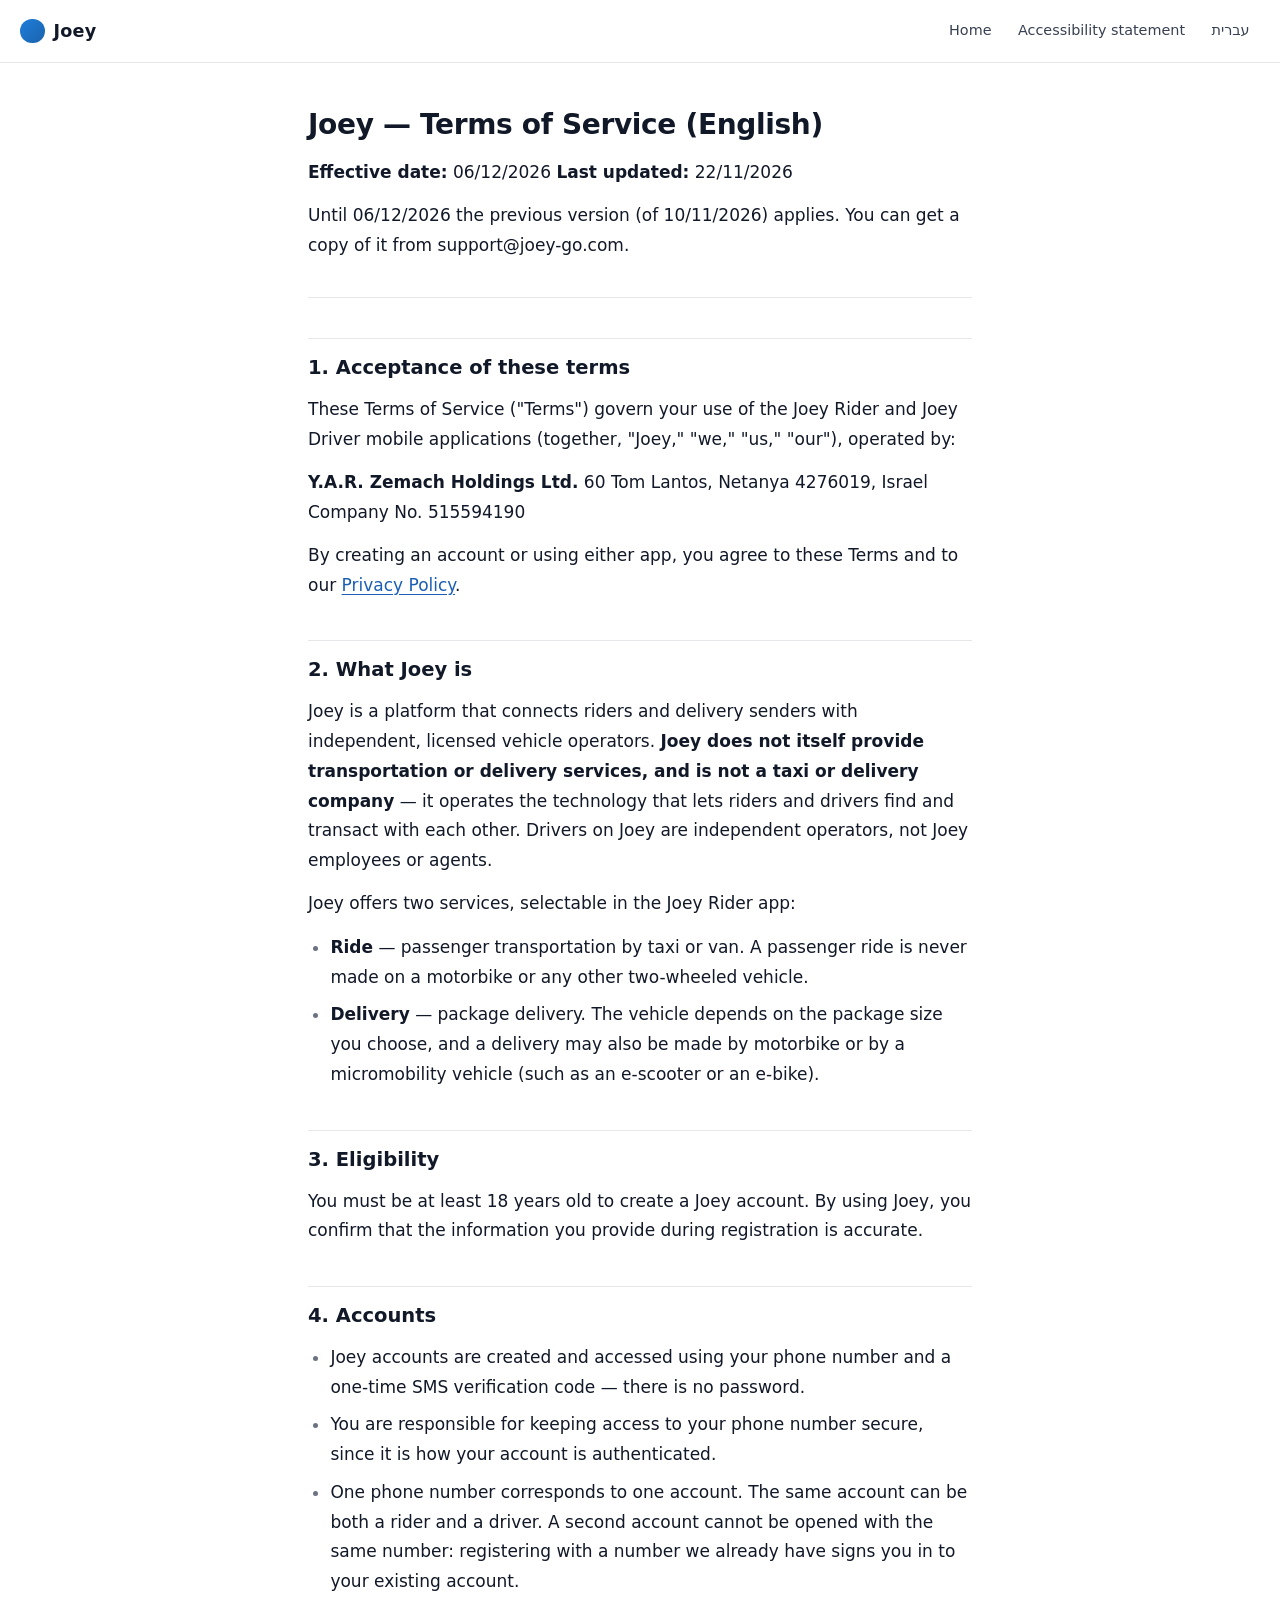
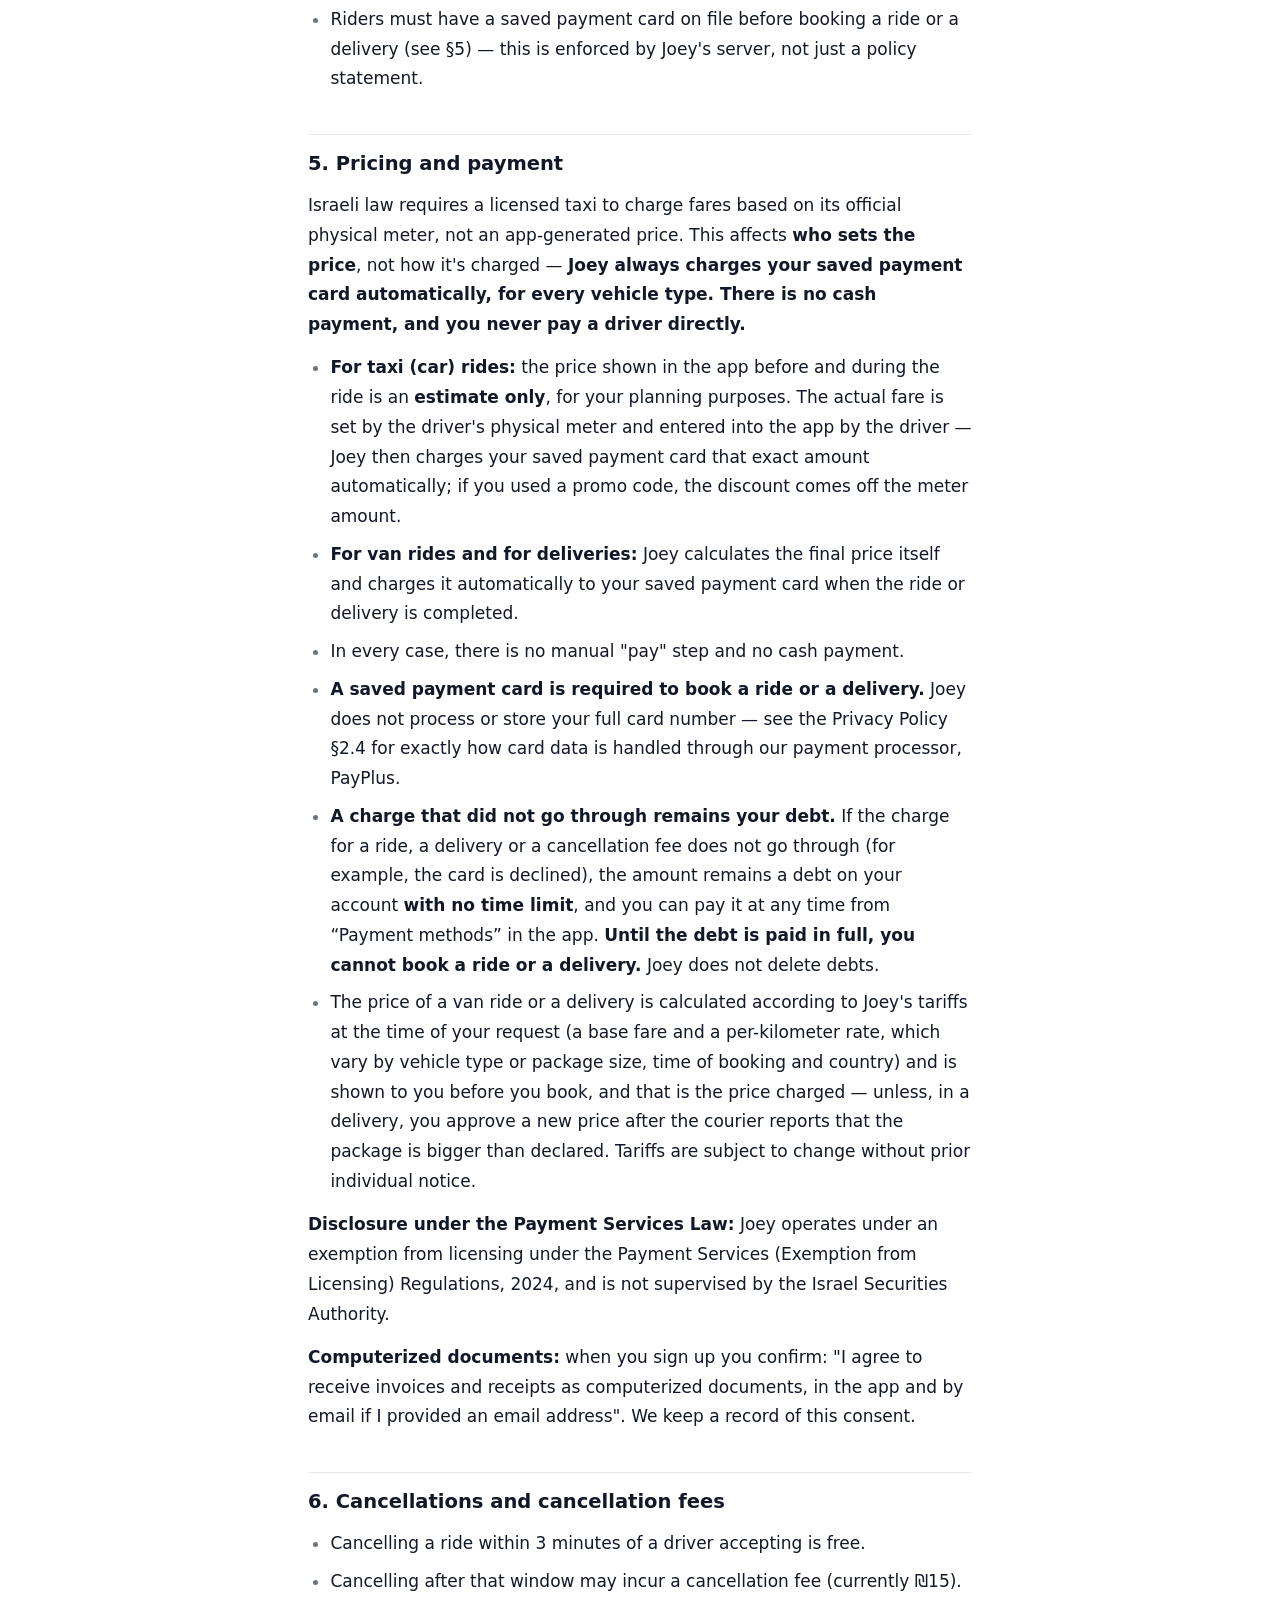
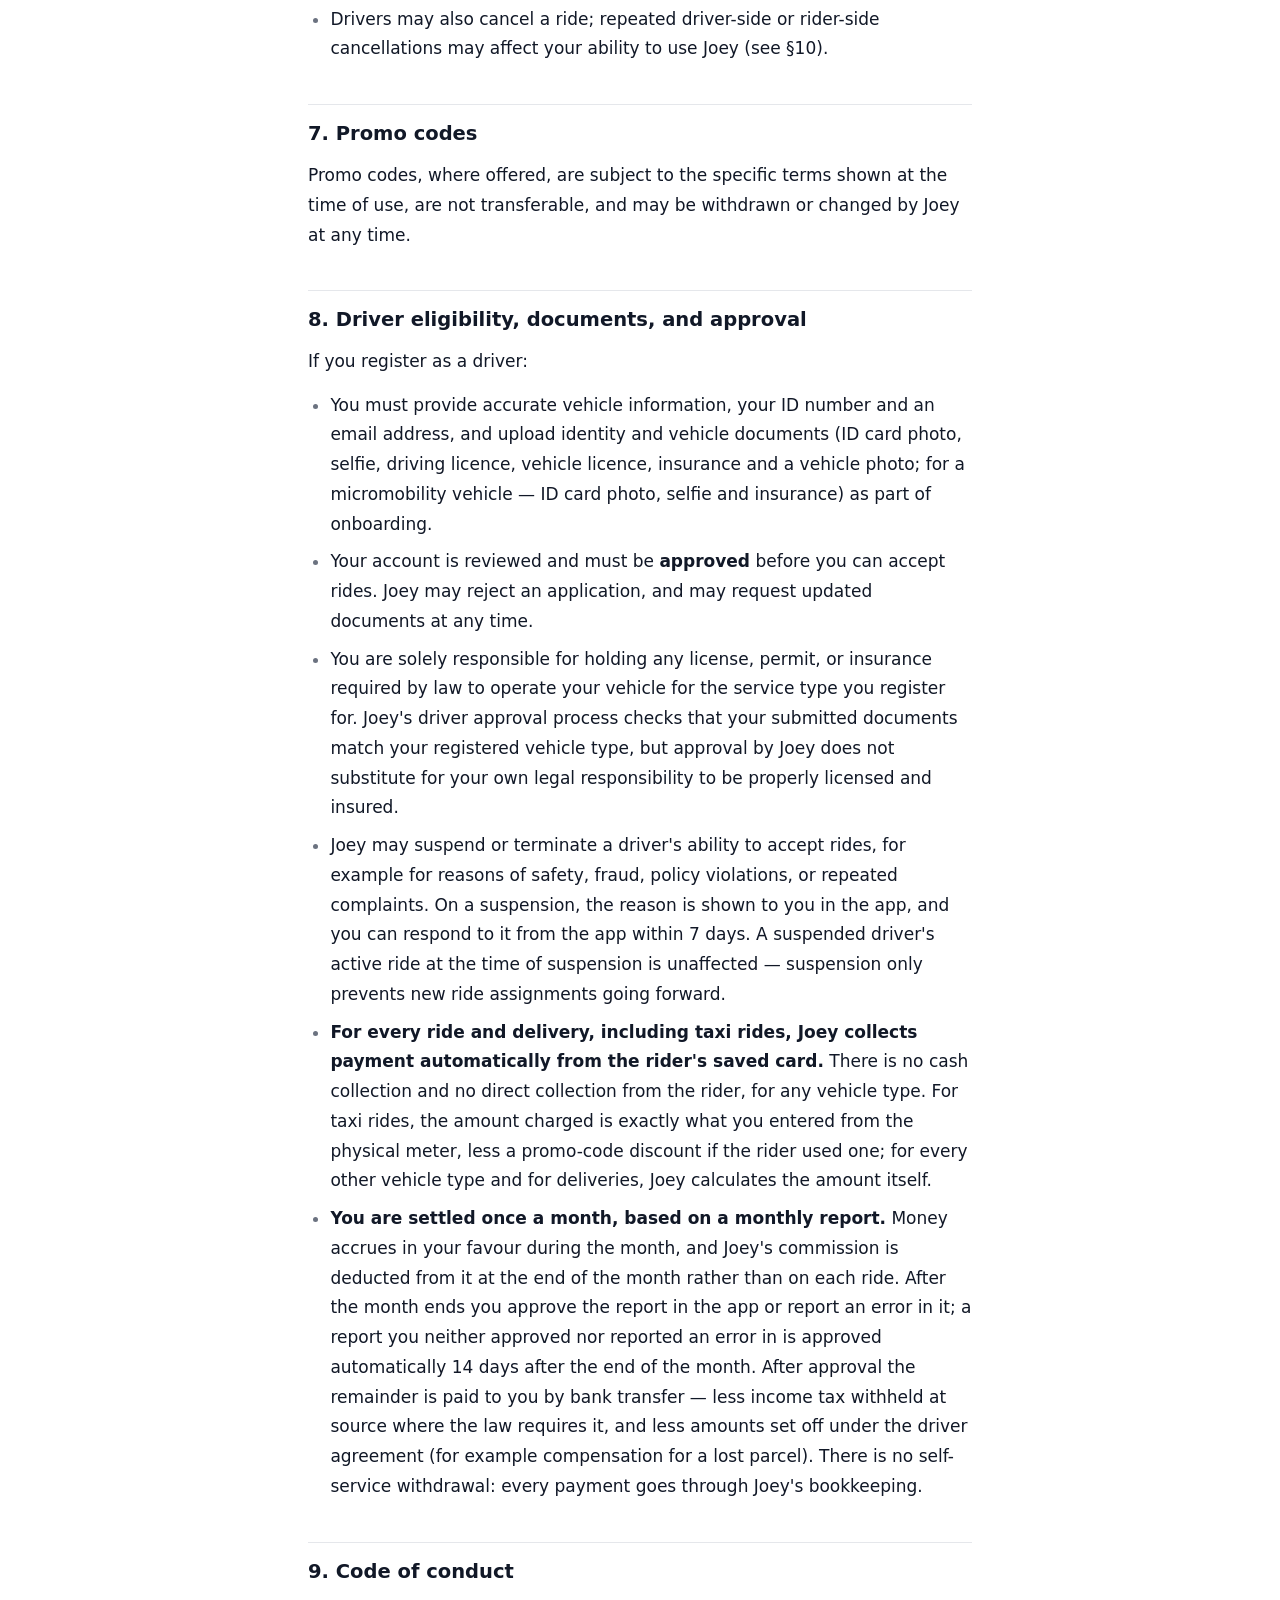
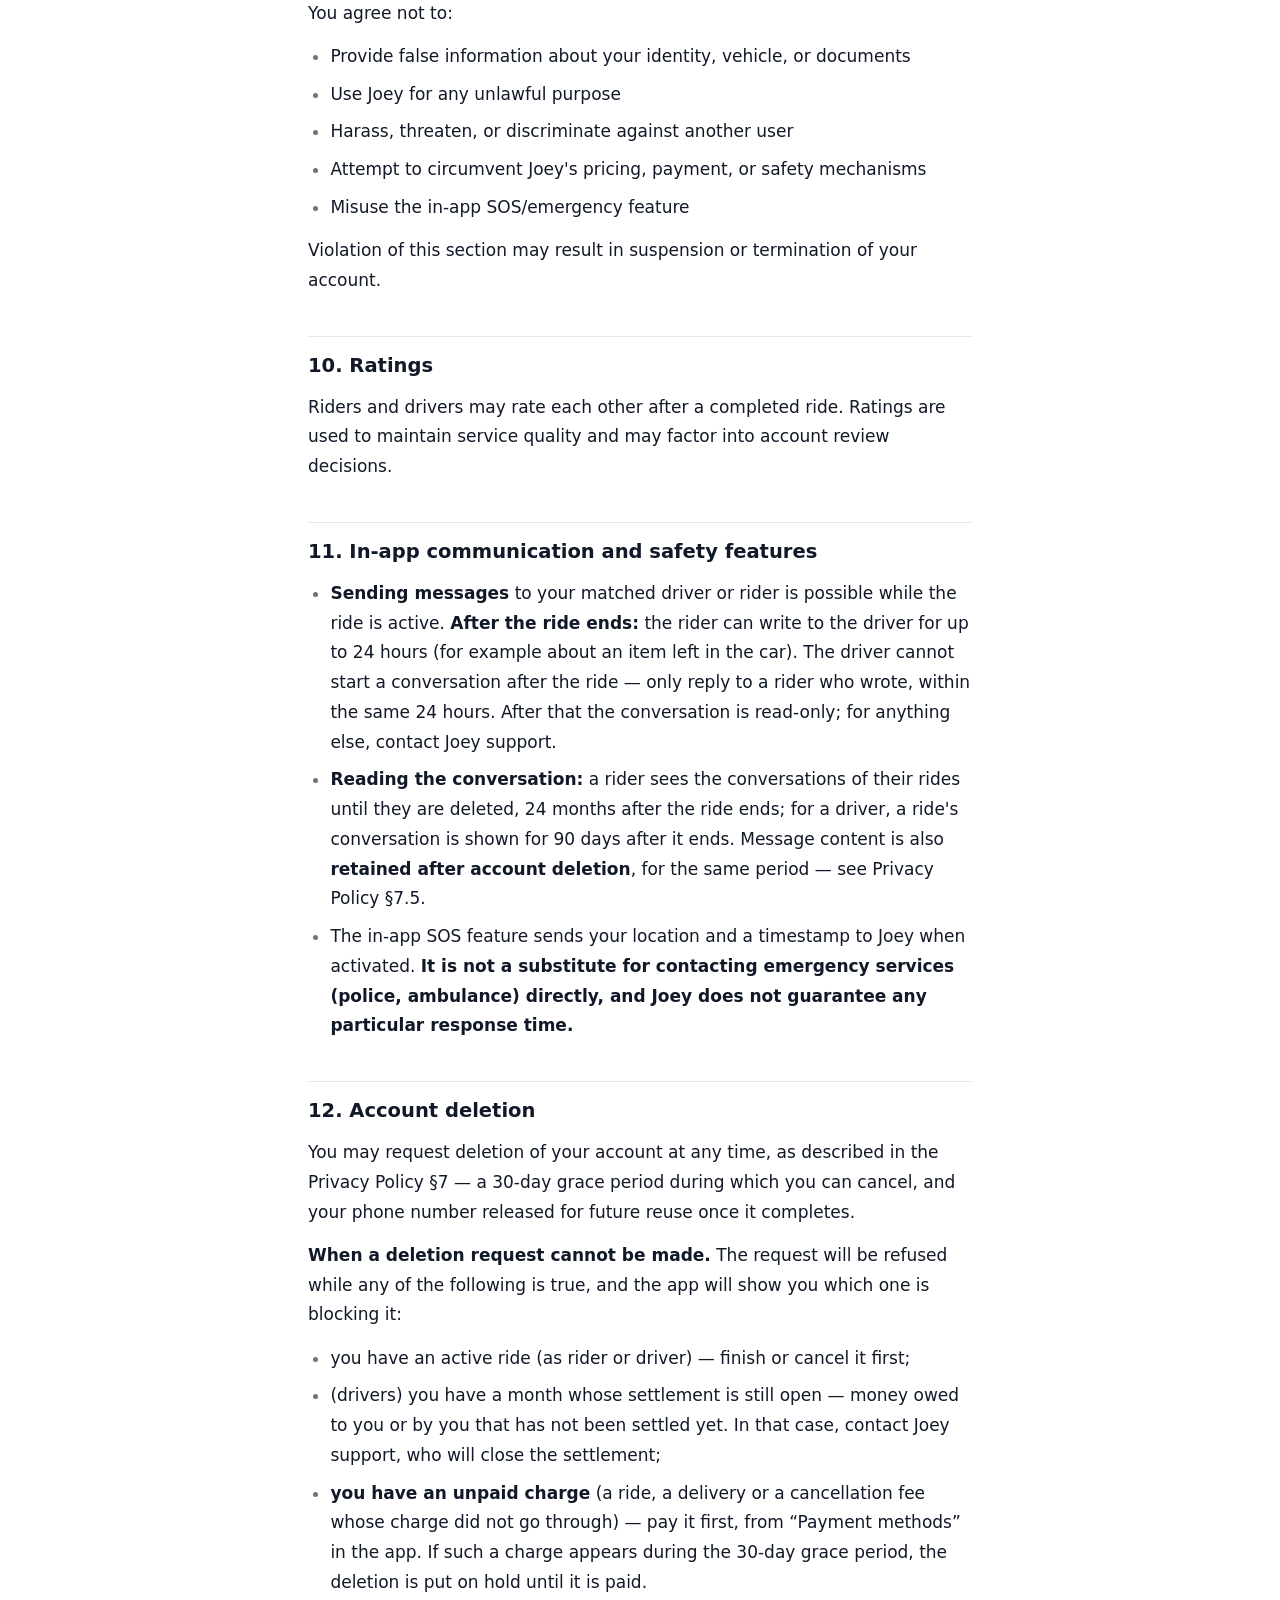
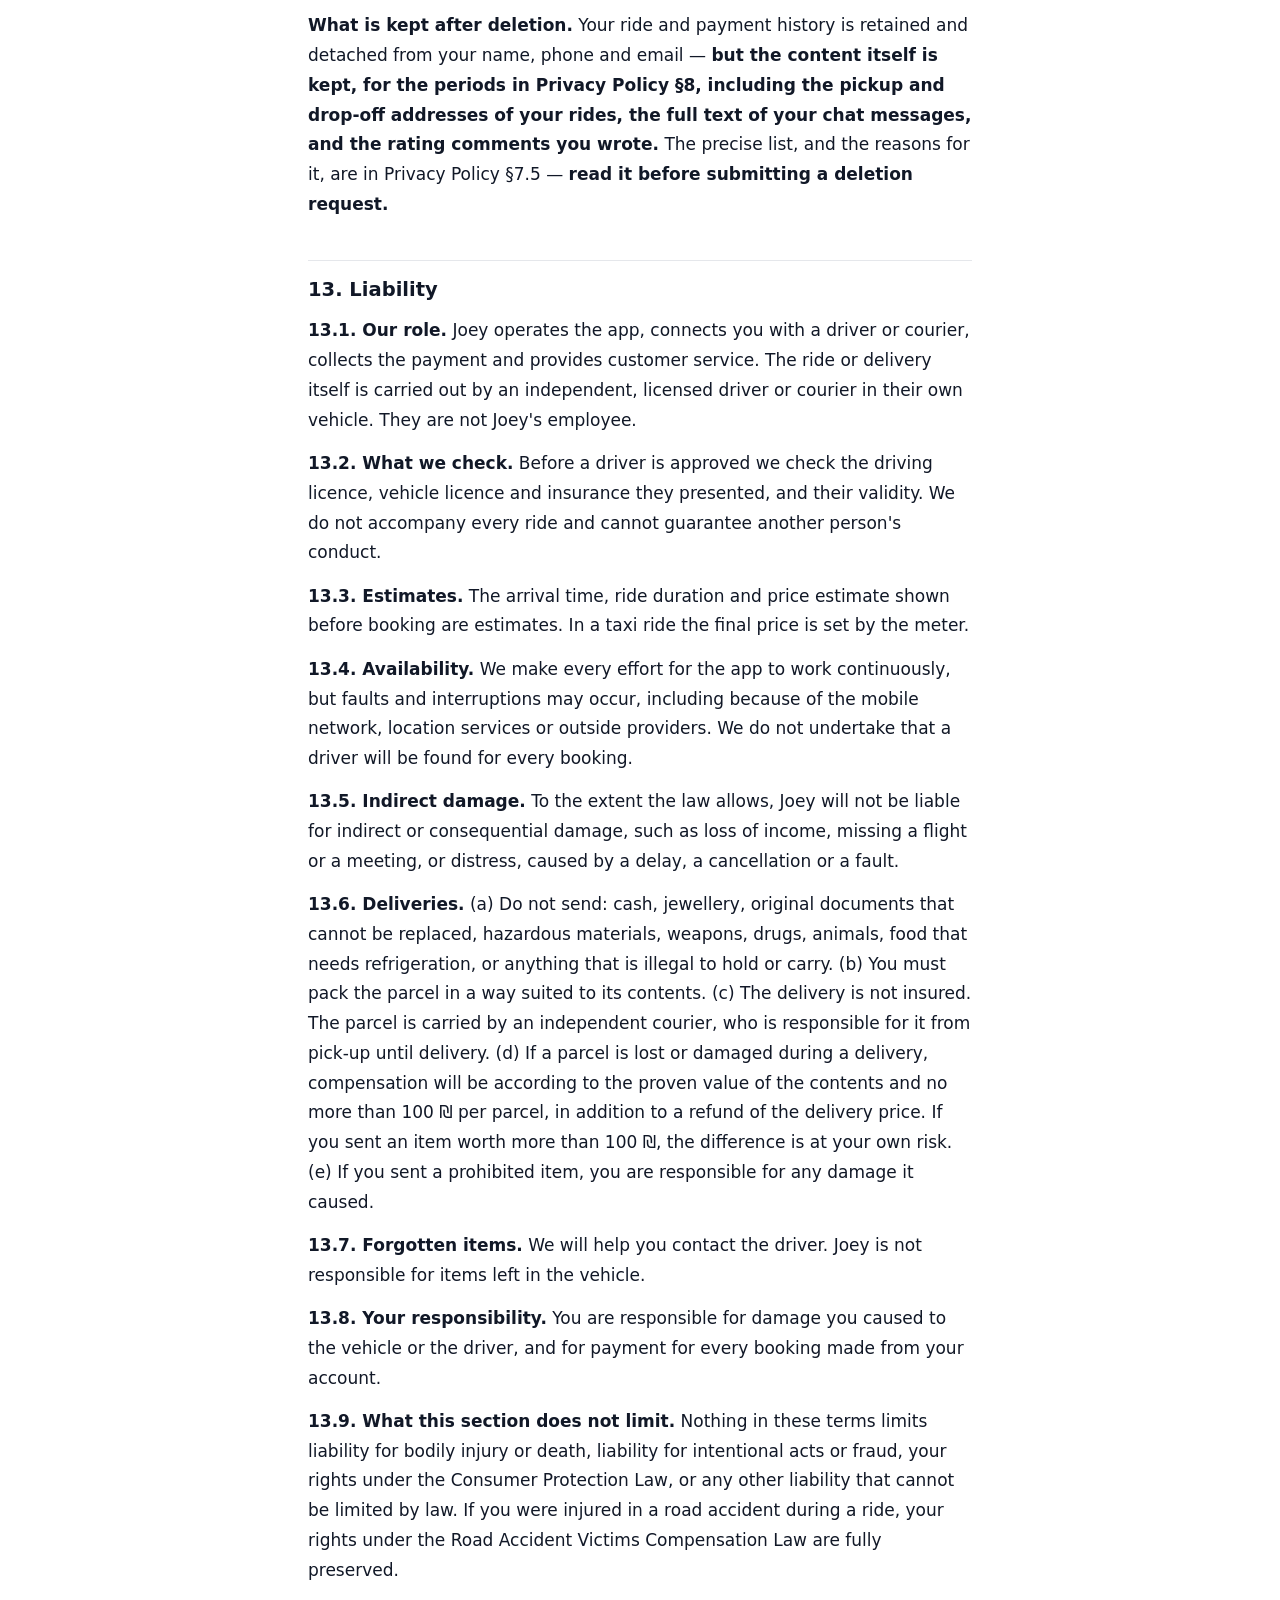
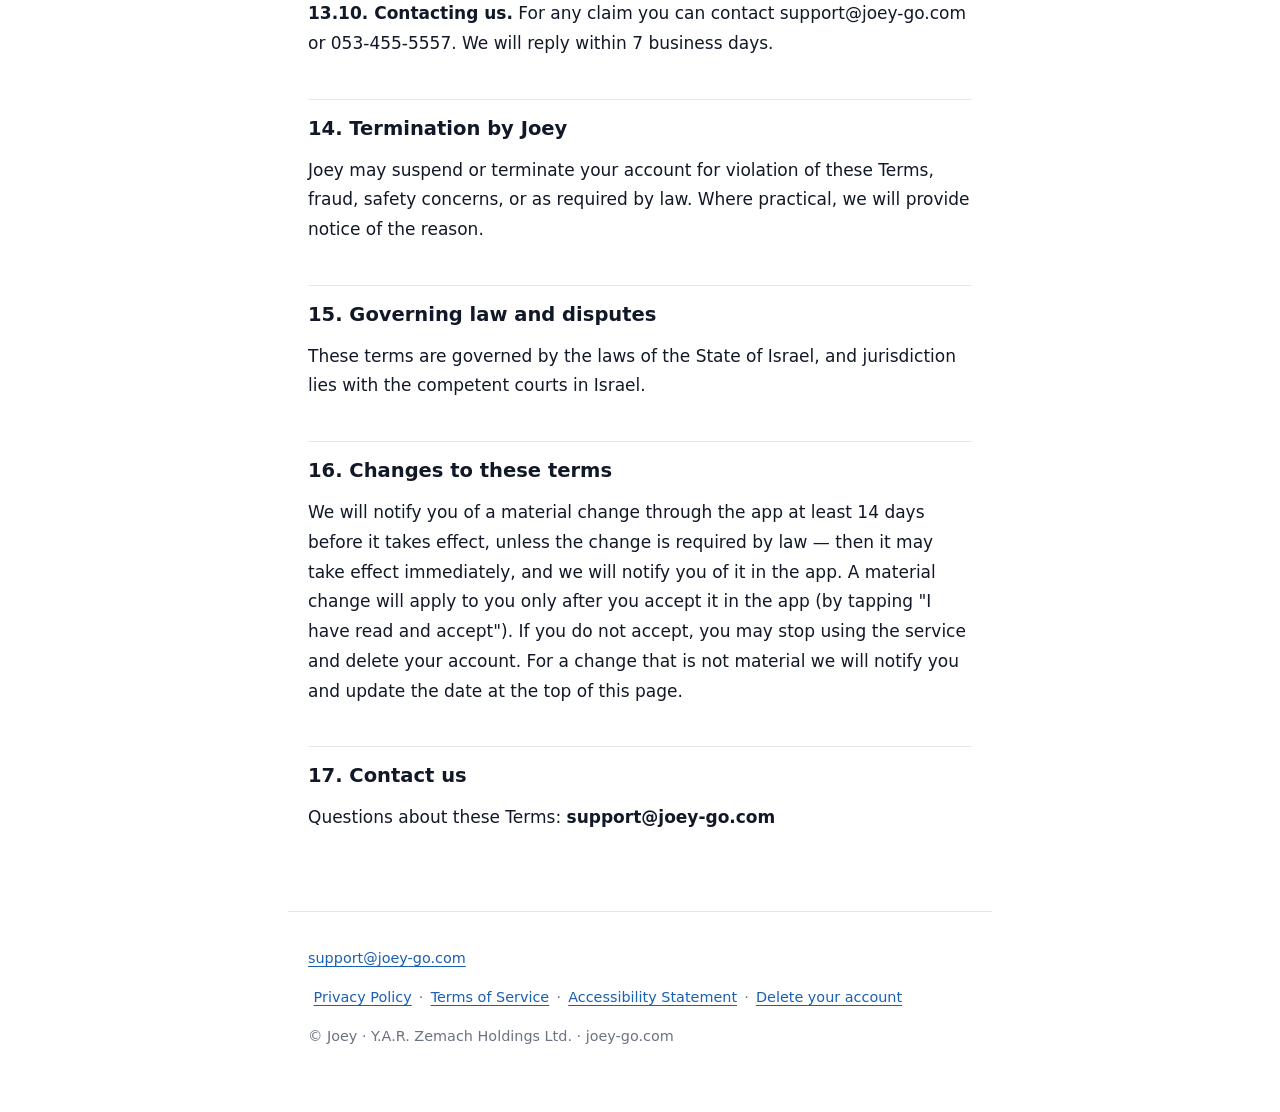
<file: terms.en.html>
<!DOCTYPE html>
<html lang="en" dir="ltr">
<head>
<meta charset="utf-8">
<meta name="viewport" content="width=device-width, initial-scale=1">
<title>Terms of Service · Joey</title>
<link rel="icon" href="logo.png">
<link rel="stylesheet" href="style.css">
</head>
<body>
<a class="skip" href="#main">Skip to main content</a>
<header class="bar">
  <a class="brand" href="en.html">Joey</a>
  <nav>
    <a href="en.html">Home</a>
    <a href="accessibility.en.html">Accessibility statement</a>
    <a href="terms.he.html" lang="he" dir="rtl" hreflang="he">עברית</a>
  </nav>
</header>

<main id="main" tabindex="-1">
  <article>
<h1>Joey — Terms of Service (English)</h1>
<p><strong>Effective date:</strong> 06/12/2026 <strong>Last updated:</strong> 22/11/2026</p>
<p>Until 06/12/2026 the previous version (of 10/11/2026) applies. You can get a copy of it from support@joey-go.com.</p>
<hr>
<h2>1. Acceptance of these terms</h2>
<p>These Terms of Service (&quot;Terms&quot;) govern your use of the Joey Rider and Joey Driver mobile applications (together, &quot;Joey,&quot; &quot;we,&quot; &quot;us,&quot; &quot;our&quot;), operated by:</p>
<p><strong>Y.A.R. Zemach Holdings Ltd.</strong> 60 Tom Lantos, Netanya 4276019, Israel Company No. 515594190</p>
<p>By creating an account or using either app, you agree to these Terms and to our <a href="privacy.en.html">Privacy Policy</a>.</p>
<h2>2. What Joey is</h2>
<p>Joey is a platform that connects riders and delivery senders with independent, licensed vehicle operators. <strong>Joey does not itself provide transportation or delivery services, and is not a taxi or delivery company</strong> — it operates the technology that lets riders and drivers find and transact with each other. Drivers on Joey are independent operators, not Joey employees or agents.</p>
<p>Joey offers two services, selectable in the Joey Rider app:</p>
<ul>
<li><p><strong>Ride</strong> — passenger transportation by taxi or van. A passenger ride is never made on a motorbike or any other two-wheeled vehicle.</p></li>
<li><p><strong>Delivery</strong> — package delivery. The vehicle depends on the package size you choose, and a delivery may also be made by motorbike or by a micromobility vehicle (such as an e-scooter or an e-bike).</p></li>
</ul>
<h2>3. Eligibility</h2>
<p>You must be at least 18 years old to create a Joey account. By using Joey, you confirm that the information you provide during registration is accurate.</p>
<h2>4. Accounts</h2>
<ul>
<li><p>Joey accounts are created and accessed using your phone number and a one-time SMS verification code — there is no password.</p></li>
<li><p>You are responsible for keeping access to your phone number secure, since it is how your account is authenticated.</p></li>
<li><p>One phone number corresponds to one account. The same account can be both a rider and a driver. A second account cannot be opened with the same number: registering with a number we already have signs you in to your existing account.</p></li>
<li><p>Riders must have a saved payment card on file before booking a ride or a delivery (see §5) — this is enforced by Joey's server, not just a policy statement.</p></li>
</ul>
<h2>5. Pricing and payment</h2>
<p>Israeli law requires a licensed taxi to charge fares based on its official physical meter, not an app-generated price. This affects <strong>who sets the price</strong>, not how it's charged — <strong>Joey always charges your saved payment card automatically, for every vehicle type. There is no cash payment, and you never pay a driver directly.</strong></p>
<ul>
<li><p><strong>For taxi (car) rides:</strong> the price shown in the app before and during the ride is an <strong>estimate only</strong>, for your planning purposes. The actual fare is set by the driver's physical meter and entered into the app by the driver — Joey then charges your saved payment card that exact amount automatically; if you used a promo code, the discount comes off the meter amount.</p></li>
<li><p><strong>For van rides and for deliveries:</strong> Joey calculates the final price itself and charges it automatically to your saved payment card when the ride or delivery is completed.</p></li>
<li><p>In every case, there is no manual &quot;pay&quot; step and no cash payment.</p></li>
<li><p><strong>A saved payment card is required to book a ride or a delivery.</strong> Joey does not process or store your full card number — see the Privacy Policy §2.4 for exactly how card data is handled through our payment processor, PayPlus.</p></li>
<li><p><strong>A charge that did not go through remains your debt.</strong> If the charge for a ride, a delivery or a cancellation fee does not go through (for example, the card is declined), the amount remains a debt on your account <strong>with no time limit</strong>, and you can pay it at any time from “Payment methods” in the app. <strong>Until the debt is paid in full, you cannot book a ride or a delivery.</strong> Joey does not delete debts.</p></li>
<li><p>The price of a van ride or a delivery is calculated according to Joey's tariffs at the time of your request (a base fare and a per-kilometer rate, which vary by vehicle type or package size, time of booking and country) and is shown to you before you book, and that is the price charged — unless, in a delivery, you approve a new price after the courier reports that the package is bigger than declared. Tariffs are subject to change without prior individual notice.</p></li>
</ul>
<p><strong>Disclosure under the Payment Services Law:</strong> Joey operates under an exemption from licensing under the Payment Services (Exemption from Licensing) Regulations, 2024, and is not supervised by the Israel Securities Authority.</p>
<p><strong>Computerized documents:</strong> when you sign up you confirm: &quot;I agree to receive invoices and receipts as computerized documents, in the app and by email if I provided an email address&quot;. We keep a record of this consent.</p>
<h2>6. Cancellations and cancellation fees</h2>
<ul>
<li><p>Cancelling a ride within 3 minutes of a driver accepting is free.</p></li>
<li><p>Cancelling after that window may incur a cancellation fee (currently ₪15).</p></li>
<li><p>Drivers may also cancel a ride; repeated driver-side or rider-side cancellations may affect your ability to use Joey (see §10).</p></li>
</ul>
<h2>7. Promo codes</h2>
<p>Promo codes, where offered, are subject to the specific terms shown at the time of use, are not transferable, and may be withdrawn or changed by Joey at any time.</p>
<h2>8. Driver eligibility, documents, and approval</h2>
<p>If you register as a driver:</p>
<ul>
<li><p>You must provide accurate vehicle information, your ID number and an email address, and upload identity and vehicle documents (ID card photo, selfie, driving licence, vehicle licence, insurance and a vehicle photo; for a micromobility vehicle — ID card photo, selfie and insurance) as part of onboarding.</p></li>
<li><p>Your account is reviewed and must be <strong>approved</strong> before you can accept rides. Joey may reject an application, and may request updated documents at any time.</p></li>
<li><p>You are solely responsible for holding any license, permit, or insurance required by law to operate your vehicle for the service type you register for. Joey's driver approval process checks that your submitted documents match your registered vehicle type, but approval by Joey does not substitute for your own legal responsibility to be properly licensed and insured.</p></li>
<li><p>Joey may suspend or terminate a driver's ability to accept rides, for example for reasons of safety, fraud, policy violations, or repeated complaints. On a suspension, the reason is shown to you in the app, and you can respond to it from the app within 7 days. A suspended driver's active ride at the time of suspension is unaffected — suspension only prevents new ride assignments going forward.</p></li>
<li><p><strong>For every ride and delivery, including taxi rides, Joey collects payment automatically from the rider's saved card.</strong> There is no cash collection and no direct collection from the rider, for any vehicle type. For taxi rides, the amount charged is exactly what you entered from the physical meter, less a promo-code discount if the rider used one; for every other vehicle type and for deliveries, Joey calculates the amount itself.</p></li>
<li><p><strong>You are settled once a month, based on a monthly report.</strong> Money accrues in your favour during the month, and Joey's commission is deducted from it at the end of the month rather than on each ride. After the month ends you approve the report in the app or report an error in it; a report you neither approved nor reported an error in is approved automatically 14 days after the end of the month. After approval the remainder is paid to you by bank transfer — less income tax withheld at source where the law requires it, and less amounts set off under the driver agreement (for example compensation for a lost parcel). There is no self-service withdrawal: every payment goes through Joey's bookkeeping.</p></li>
</ul>
<h2>9. Code of conduct</h2>
<p>You agree not to:</p>
<ul>
<li><p>Provide false information about your identity, vehicle, or documents</p></li>
<li><p>Use Joey for any unlawful purpose</p></li>
<li><p>Harass, threaten, or discriminate against another user</p></li>
<li><p>Attempt to circumvent Joey's pricing, payment, or safety mechanisms</p></li>
<li><p>Misuse the in-app SOS/emergency feature</p></li>
</ul>
<p>Violation of this section may result in suspension or termination of your account.</p>
<h2>10. Ratings</h2>
<p>Riders and drivers may rate each other after a completed ride. Ratings are used to maintain service quality and may factor into account review decisions.</p>
<h2>11. In-app communication and safety features</h2>
<ul>
<li><p><strong>Sending messages</strong> to your matched driver or rider is possible while the ride is active. <strong>After the ride ends:</strong> the rider can write to the driver for up to 24 hours (for example about an item left in the car). The driver cannot start a conversation after the ride — only reply to a rider who wrote, within the same 24 hours. After that the conversation is read-only; for anything else, contact Joey support.</p></li>
<li><p><strong>Reading the conversation:</strong> a rider sees the conversations of their rides until they are deleted, 24 months after the ride ends; for a driver, a ride's conversation is shown for 90 days after it ends. Message content is also <strong>retained after account deletion</strong>, for the same period — see Privacy Policy §7.5.</p></li>
<li><p>The in-app SOS feature sends your location and a timestamp to Joey when activated. <strong>It is not a substitute for contacting emergency services (police, ambulance) directly, and Joey does not guarantee any particular response time.</strong></p></li>
</ul>
<h2>12. Account deletion</h2>
<p>You may request deletion of your account at any time, as described in the Privacy Policy §7 — a 30-day grace period during which you can cancel, and your phone number released for future reuse once it completes.</p>
<p><strong>When a deletion request cannot be made.</strong> The request will be refused while any of the following is true, and the app will show you which one is blocking it:</p>
<ul>
<li><p>you have an active ride (as rider or driver) — finish or cancel it first;</p></li>
<li><p>(drivers) you have a month whose settlement is still open — money owed to you or by you that has not been settled yet. In that case, contact Joey support, who will close the settlement;</p></li>
<li><p><strong>you have an unpaid charge</strong> (a ride, a delivery or a cancellation fee whose charge did not go through) — pay it first, from “Payment methods” in the app. If such a charge appears during the 30-day grace period, the deletion is put on hold until it is paid.</p></li>
</ul>
<p><strong>What is kept after deletion.</strong> Your ride and payment history is retained and detached from your name, phone and email — <strong>but the content itself is kept, for the periods in Privacy Policy §8, including the pickup and drop-off addresses of your rides, the full text of your chat messages, and the rating comments you wrote.</strong> The precise list, and the reasons for it, are in Privacy Policy §7.5 — <strong>read it before submitting a deletion request.</strong></p>
<h2>13. Liability</h2>
<p><strong>13.1. Our role.</strong> Joey operates the app, connects you with a driver or courier, collects the payment and provides customer service. The ride or delivery itself is carried out by an independent, licensed driver or courier in their own vehicle. They are not Joey's employee.</p>
<p><strong>13.2. What we check.</strong> Before a driver is approved we check the driving licence, vehicle licence and insurance they presented, and their validity. We do not accompany every ride and cannot guarantee another person's conduct.</p>
<p><strong>13.3. Estimates.</strong> The arrival time, ride duration and price estimate shown before booking are estimates. In a taxi ride the final price is set by the meter.</p>
<p><strong>13.4. Availability.</strong> We make every effort for the app to work continuously, but faults and interruptions may occur, including because of the mobile network, location services or outside providers. We do not undertake that a driver will be found for every booking.</p>
<p><strong>13.5. Indirect damage.</strong> To the extent the law allows, Joey will not be liable for indirect or consequential damage, such as loss of income, missing a flight or a meeting, or distress, caused by a delay, a cancellation or a fault.</p>
<p><strong>13.6. Deliveries.</strong> (a) Do not send: cash, jewellery, original documents that cannot be replaced, hazardous materials, weapons, drugs, animals, food that needs refrigeration, or anything that is illegal to hold or carry. (b) You must pack the parcel in a way suited to its contents. (c) The delivery is not insured. The parcel is carried by an independent courier, who is responsible for it from pick-up until delivery. (d) If a parcel is lost or damaged during a delivery, compensation will be according to the proven value of the contents and no more than 100 ₪ per parcel, in addition to a refund of the delivery price. If you sent an item worth more than 100 ₪, the difference is at your own risk. (e) If you sent a prohibited item, you are responsible for any damage it caused.</p>
<p><strong>13.7. Forgotten items.</strong> We will help you contact the driver. Joey is not responsible for items left in the vehicle.</p>
<p><strong>13.8. Your responsibility.</strong> You are responsible for damage you caused to the vehicle or the driver, and for payment for every booking made from your account.</p>
<p><strong>13.9. What this section does not limit.</strong> Nothing in these terms limits liability for bodily injury or death, liability for intentional acts or fraud, your rights under the Consumer Protection Law, or any other liability that cannot be limited by law. If you were injured in a road accident during a ride, your rights under the Road Accident Victims Compensation Law are fully preserved.</p>
<p><strong>13.10. Contacting us.</strong> For any claim you can contact support@joey-go.com or 053-455-5557. We will reply within 7 business days.</p>
<h2>14. Termination by Joey</h2>
<p>Joey may suspend or terminate your account for violation of these Terms, fraud, safety concerns, or as required by law. Where practical, we will provide notice of the reason.</p>
<h2>15. Governing law and disputes</h2>
<p>These terms are governed by the laws of the State of Israel, and jurisdiction lies with the competent courts in Israel.</p>
<h2>16. Changes to these terms</h2>
<p>We will notify you of a material change through the app at least 14 days before it takes effect, unless the change is required by law — then it may take effect immediately, and we will notify you of it in the app. A material change will apply to you only after you accept it in the app (by tapping &quot;I have read and accept&quot;). If you do not accept, you may stop using the service and delete your account. For a change that is not material we will notify you and update the date at the top of this page.</p>
<h2>17. Contact us</h2>
<p>Questions about these Terms: <strong>support@joey-go.com</strong></p>
  </article>
</main>

<footer>
  <p><a href="mailto:support@joey-go.com">support@joey-go.com</a></p>
  <p class="footer-docs"><a href="privacy.en.html">Privacy Policy</a><span aria-hidden="true"> · </span><a href="terms.en.html">Terms of Service</a><span aria-hidden="true"> · </span><a href="accessibility.en.html">Accessibility Statement</a><span aria-hidden="true"> · </span><a href="delete-account.en.html">Delete your account</a></p>
  <p>&copy; Joey · <bdi lang="en" dir="ltr">Y.A.R. Zemach Holdings Ltd.</bdi> · joey-go.com</p>
</footer>
</body>
</html>
</file>
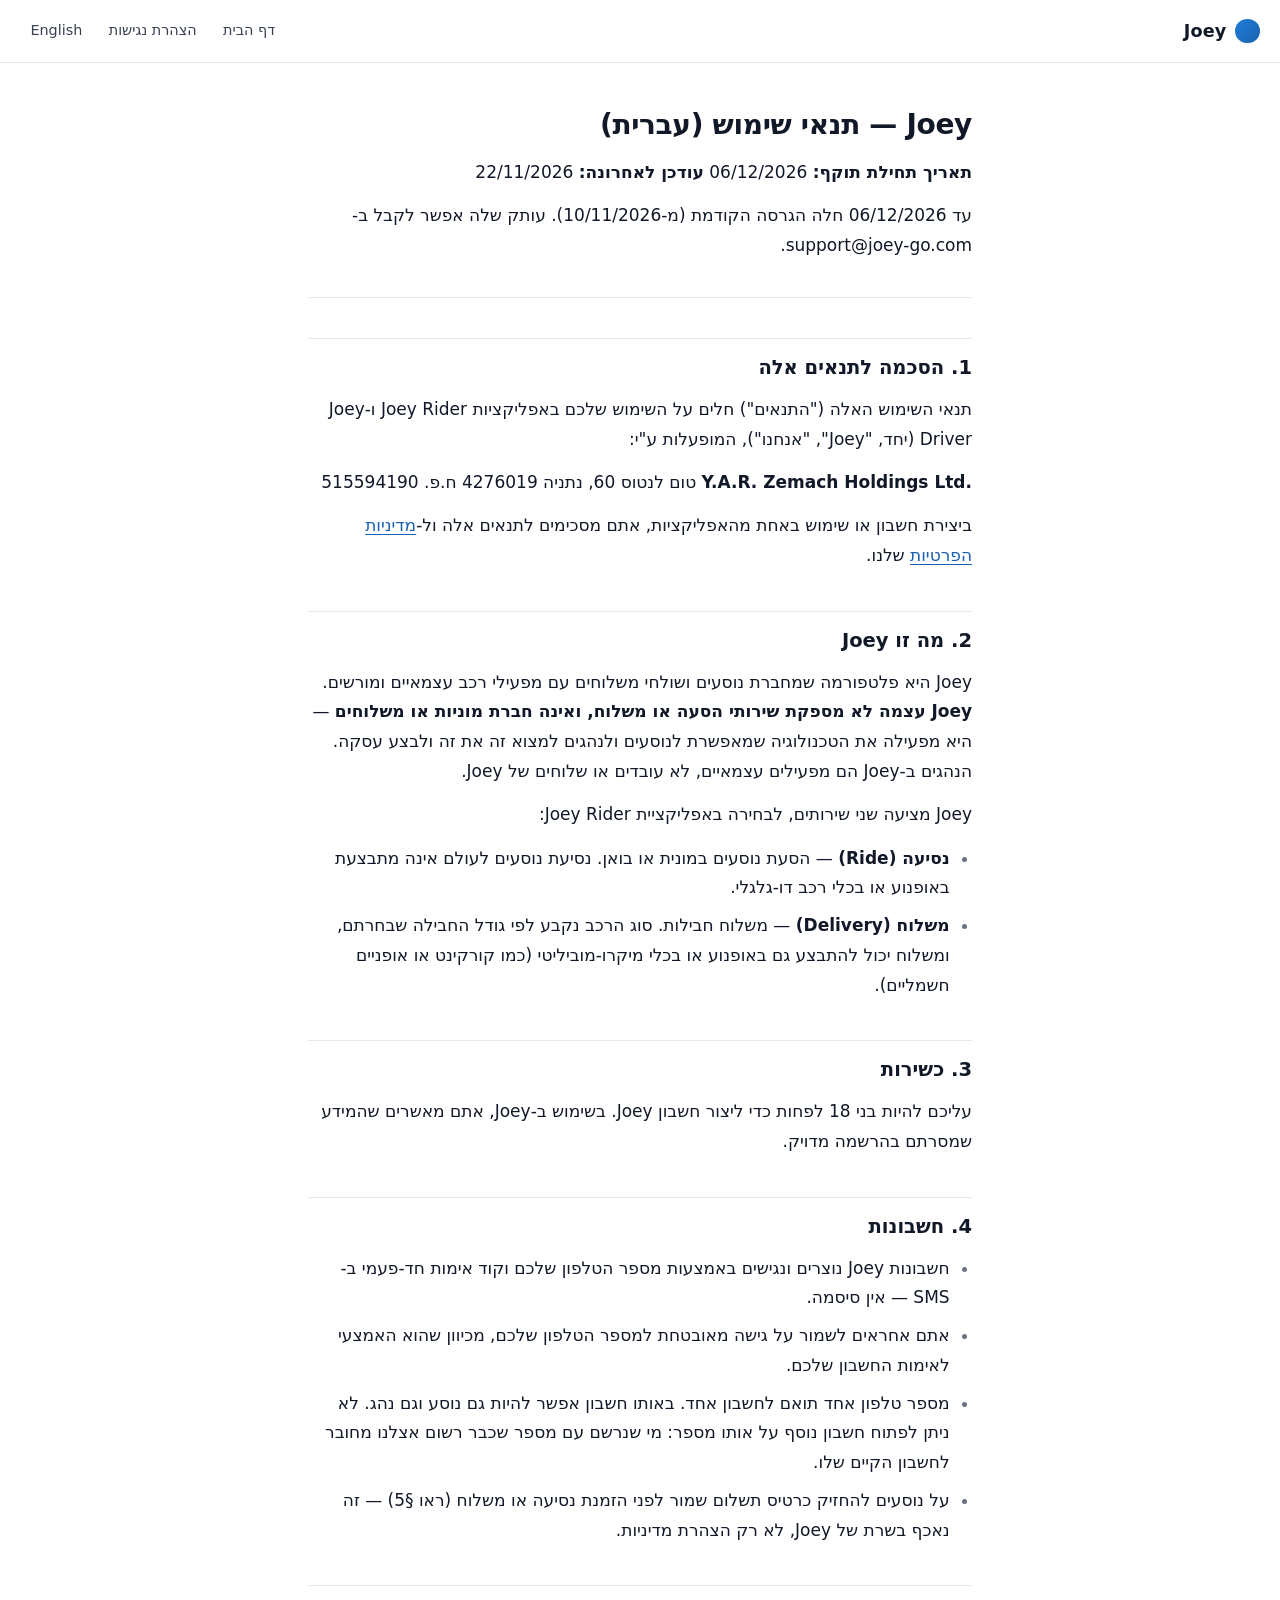
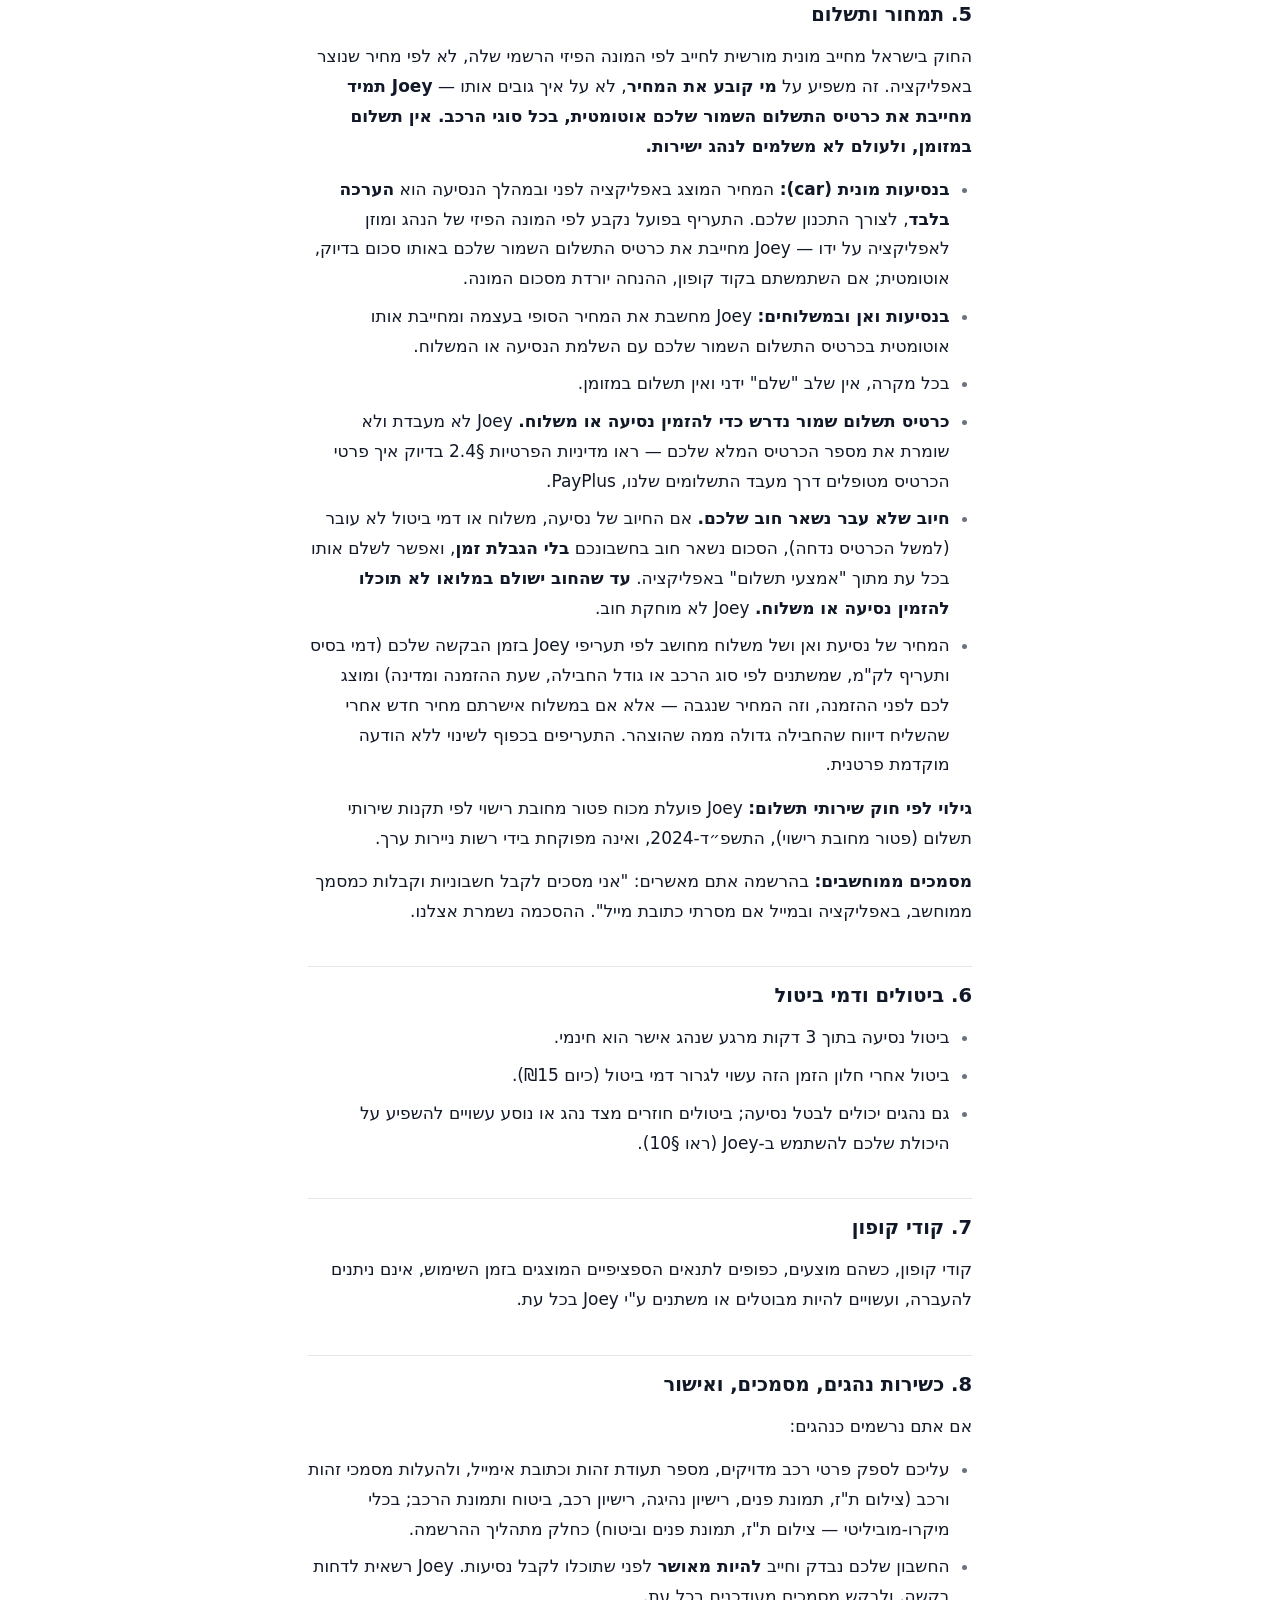
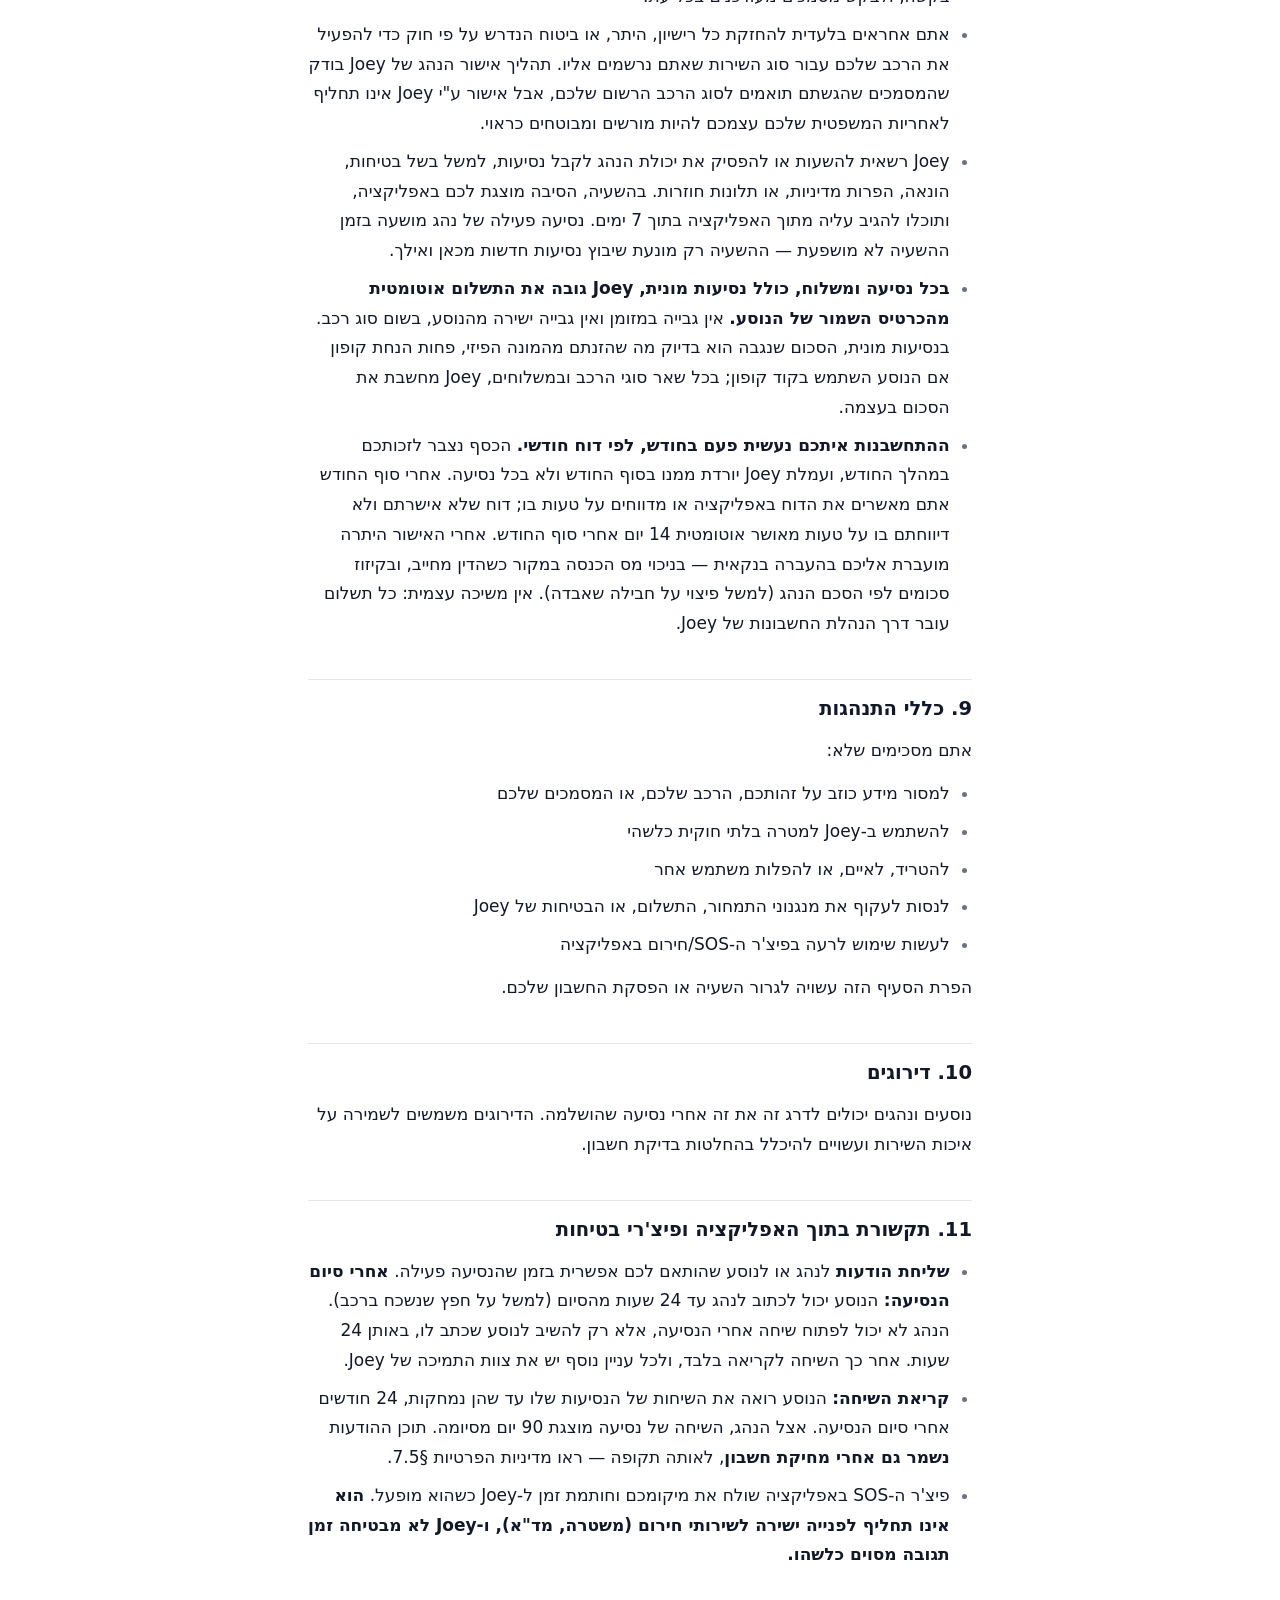
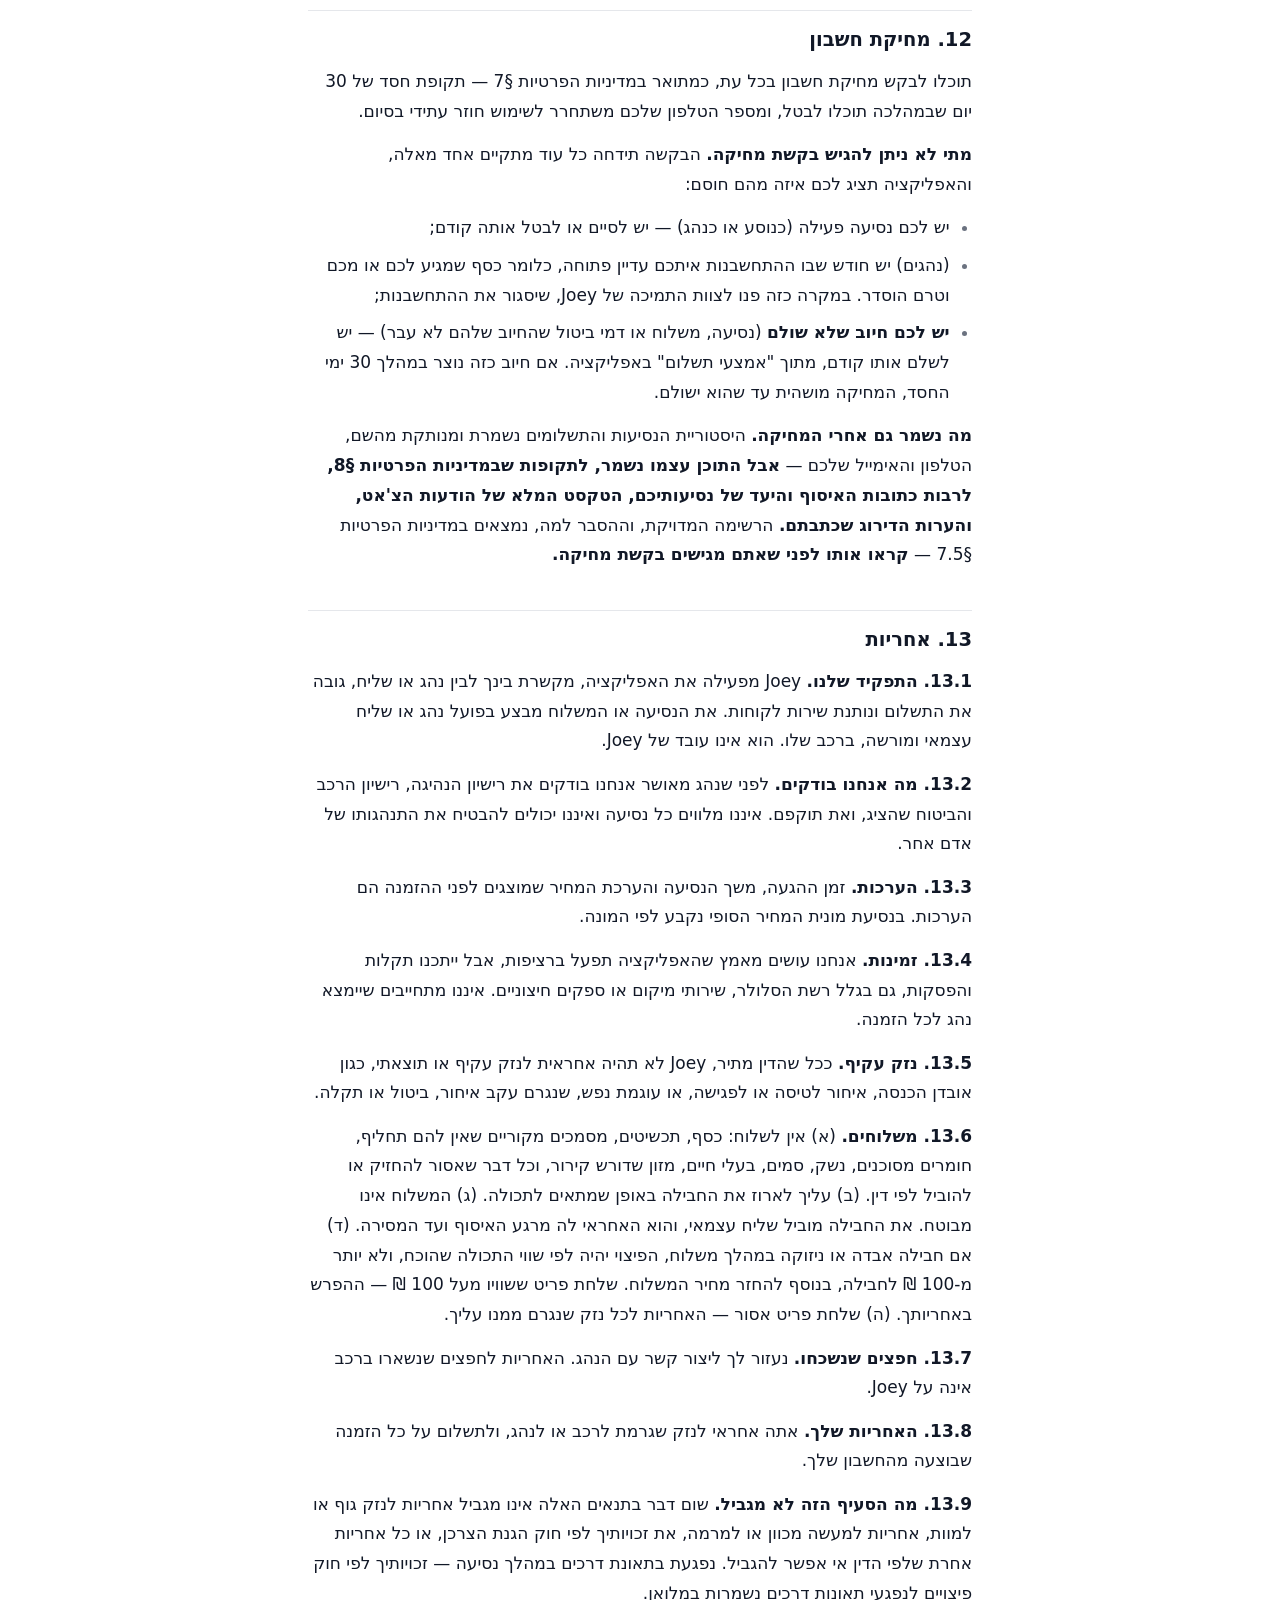
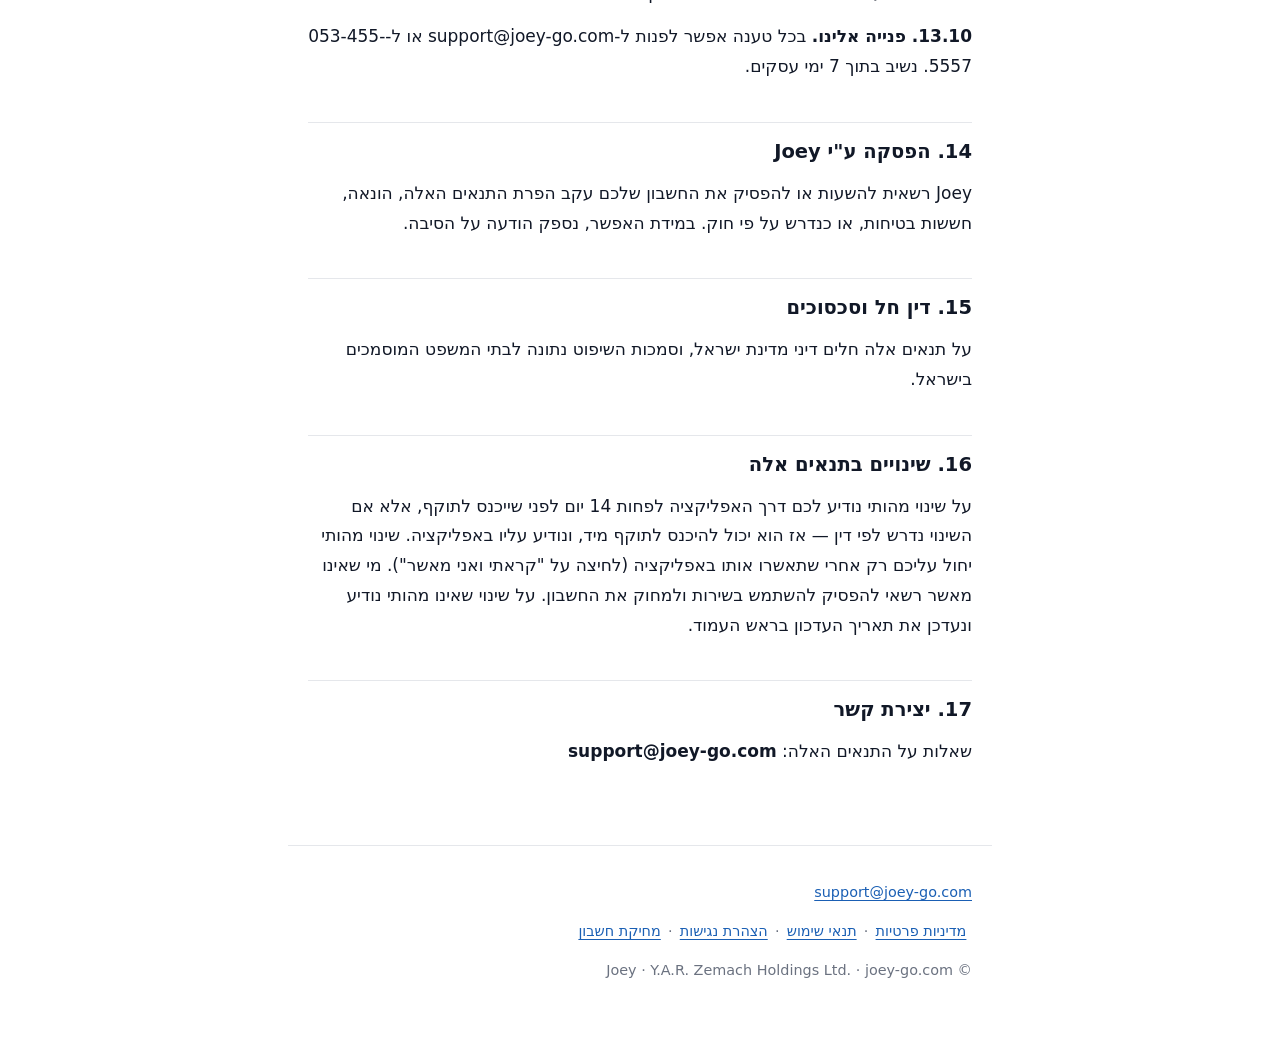
<file: terms.he.html>
<!DOCTYPE html>
<html lang="he" dir="rtl">
<head>
<meta charset="utf-8">
<meta name="viewport" content="width=device-width, initial-scale=1">
<title>תנאי שימוש · Joey</title>
<link rel="icon" href="logo.png">
<link rel="stylesheet" href="style.css">
</head>
<body>
<a class="skip" href="#main">דלג לתוכן הראשי</a>
<header class="bar">
  <a class="brand" href="./">Joey</a>
  <nav>
    <a href="./">דף הבית</a>
    <a href="accessibility.he.html">הצהרת נגישות</a>
    <a href="terms.en.html" lang="en" dir="ltr" hreflang="en">English</a>
  </nav>
</header>

<main id="main" tabindex="-1">
  <article>
<h1>Joey — תנאי שימוש (עברית)</h1>
<p><strong>תאריך תחילת תוקף:</strong> 06/12/2026 <strong>עודכן לאחרונה:</strong> 22/11/2026</p>
<p>עד 06/12/2026 חלה הגרסה הקודמת (מ-10/11/2026). עותק שלה אפשר לקבל ב-support@joey-go.com.</p>
<hr>
<h2>1. הסכמה לתנאים אלה</h2>
<p>תנאי השימוש האלה (&quot;התנאים&quot;) חלים על השימוש שלכם באפליקציות Joey Rider ו-Joey Driver (יחד, &quot;Joey&quot;, &quot;אנחנו&quot;), המופעלות ע&quot;י:</p>
<p><strong>⁦Y.A.R. Zemach Holdings Ltd.⁩</strong> טום לנטוס 60, נתניה 4276019 ח.פ. 515594190</p>
<p>ביצירת חשבון או שימוש באחת מהאפליקציות, אתם מסכימים לתנאים אלה ול-<a href="privacy.he.html">מדיניות הפרטיות</a> שלנו.</p>
<h2>2. מה זו Joey</h2>
<p>Joey היא פלטפורמה שמחברת נוסעים ושולחי משלוחים עם מפעילי רכב עצמאיים ומורשים. <strong>Joey עצמה לא מספקת שירותי הסעה או משלוח, ואינה חברת מוניות או משלוחים</strong> — היא מפעילה את הטכנולוגיה שמאפשרת לנוסעים ולנהגים למצוא זה את זה ולבצע עסקה. הנהגים ב-Joey הם מפעילים עצמאיים, לא עובדים או שלוחים של Joey.</p>
<p>Joey מציעה שני שירותים, לבחירה באפליקציית Joey Rider:</p>
<ul>
<li><p><strong>נסיעה (Ride)</strong> — הסעת נוסעים במונית או בואן. נסיעת נוסעים לעולם אינה מתבצעת באופנוע או בכלי רכב דו-גלגלי.</p></li>
<li><p><strong>משלוח (Delivery)</strong> — משלוח חבילות. סוג הרכב נקבע לפי גודל החבילה שבחרתם, ומשלוח יכול להתבצע גם באופנוע או בכלי מיקרו-מוביליטי (כמו קורקינט או אופניים חשמליים).</p></li>
</ul>
<h2>3. כשירות</h2>
<p>עליכם להיות בני 18 לפחות כדי ליצור חשבון Joey. בשימוש ב-Joey, אתם מאשרים שהמידע שמסרתם בהרשמה מדויק.</p>
<h2>4. חשבונות</h2>
<ul>
<li><p>חשבונות Joey נוצרים ונגישים באמצעות מספר הטלפון שלכם וקוד אימות חד-פעמי ב-SMS — אין סיסמה.</p></li>
<li><p>אתם אחראים לשמור על גישה מאובטחת למספר הטלפון שלכם, מכיוון שהוא האמצעי לאימות החשבון שלכם.</p></li>
<li><p>מספר טלפון אחד תואם לחשבון אחד. באותו חשבון אפשר להיות גם נוסע וגם נהג. לא ניתן לפתוח חשבון נוסף על אותו מספר: מי שנרשם עם מספר שכבר רשום אצלנו מחובר לחשבון הקיים שלו.</p></li>
<li><p>על נוסעים להחזיק כרטיס תשלום שמור לפני הזמנת נסיעה או משלוח (ראו §5) — זה נאכף בשרת של Joey, לא רק הצהרת מדיניות.</p></li>
</ul>
<h2>5. תמחור ותשלום</h2>
<p>החוק בישראל מחייב מונית מורשית לחייב לפי המונה הפיזי הרשמי שלה, לא לפי מחיר שנוצר באפליקציה. זה משפיע על <strong>מי קובע את המחיר</strong>, לא על איך גובים אותו — <strong>Joey תמיד מחייבת את כרטיס התשלום השמור שלכם אוטומטית, בכל סוגי הרכב. אין תשלום במזומן, ולעולם לא משלמים לנהג ישירות.</strong></p>
<ul>
<li><p><strong>בנסיעות מונית (car):</strong> המחיר המוצג באפליקציה לפני ובמהלך הנסיעה הוא <strong>הערכה בלבד</strong>, לצורך התכנון שלכם. התעריף בפועל נקבע לפי המונה הפיזי של הנהג ומוזן לאפליקציה על ידו — Joey מחייבת את כרטיס התשלום השמור שלכם באותו סכום בדיוק, אוטומטית; אם השתמשתם בקוד קופון, ההנחה יורדת מסכום המונה.</p></li>
<li><p><strong>בנסיעות ואן ובמשלוחים:</strong> Joey מחשבת את המחיר הסופי בעצמה ומחייבת אותו אוטומטית בכרטיס התשלום השמור שלכם עם השלמת הנסיעה או המשלוח.</p></li>
<li><p>בכל מקרה, אין שלב &quot;שלם&quot; ידני ואין תשלום במזומן.</p></li>
<li><p><strong>כרטיס תשלום שמור נדרש כדי להזמין נסיעה או משלוח.</strong> Joey לא מעבדת ולא שומרת את מספר הכרטיס המלא שלכם — ראו מדיניות הפרטיות §2.4 בדיוק איך פרטי הכרטיס מטופלים דרך מעבד התשלומים שלנו, PayPlus.</p></li>
<li><p><strong>חיוב שלא עבר נשאר חוב שלכם.</strong> אם החיוב של נסיעה, משלוח או דמי ביטול לא עובר (למשל הכרטיס נדחה), הסכום נשאר חוב בחשבונכם <strong>בלי הגבלת זמן</strong>, ואפשר לשלם אותו בכל עת מתוך &quot;אמצעי תשלום&quot; באפליקציה. <strong>עד שהחוב ישולם במלואו לא תוכלו להזמין נסיעה או משלוח.</strong> Joey לא מוחקת חוב.</p></li>
<li><p>המחיר של נסיעת ואן ושל משלוח מחושב לפי תעריפי Joey בזמן הבקשה שלכם (דמי בסיס ותעריף לק&quot;מ, שמשתנים לפי סוג הרכב או גודל החבילה, שעת ההזמנה ומדינה) ומוצג לכם לפני ההזמנה, וזה המחיר שנגבה — אלא אם במשלוח אישרתם מחיר חדש אחרי שהשליח דיווח שהחבילה גדולה ממה שהוצהר. התעריפים בכפוף לשינוי ללא הודעה מוקדמת פרטנית.</p></li>
</ul>
<p><strong>גילוי לפי חוק שירותי תשלום:</strong> Joey פועלת מכוח פטור מחובת רישוי לפי תקנות שירותי תשלום (פטור מחובת רישוי), התשפ״ד-2024, ואינה מפוקחת בידי רשות ניירות ערך.</p>
<p><strong>מסמכים ממוחשבים:</strong> בהרשמה אתם מאשרים: &quot;אני מסכים לקבל חשבוניות וקבלות כמסמך ממוחשב, באפליקציה ובמייל אם מסרתי כתובת מייל&quot;. ההסכמה נשמרת אצלנו.</p>
<h2>6. ביטולים ודמי ביטול</h2>
<ul>
<li><p>ביטול נסיעה בתוך 3 דקות מרגע שנהג אישר הוא חינמי.</p></li>
<li><p>ביטול אחרי חלון הזמן הזה עשוי לגרור דמי ביטול (כיום ₪15).</p></li>
<li><p>גם נהגים יכולים לבטל נסיעה; ביטולים חוזרים מצד נהג או נוסע עשויים להשפיע על היכולת שלכם להשתמש ב-Joey (ראו §10).</p></li>
</ul>
<h2>7. קודי קופון</h2>
<p>קודי קופון, כשהם מוצעים, כפופים לתנאים הספציפיים המוצגים בזמן השימוש, אינם ניתנים להעברה, ועשויים להיות מבוטלים או משתנים ע&quot;י Joey בכל עת.</p>
<h2>8. כשירות נהגים, מסמכים, ואישור</h2>
<p>אם אתם נרשמים כנהגים:</p>
<ul>
<li><p>עליכם לספק פרטי רכב מדויקים, מספר תעודת זהות וכתובת אימייל, ולהעלות מסמכי זהות ורכב (צילום ת&quot;ז, תמונת פנים, רישיון נהיגה, רישיון רכב, ביטוח ותמונת הרכב; בכלי מיקרו-מוביליטי — צילום ת&quot;ז, תמונת פנים וביטוח) כחלק מתהליך ההרשמה.</p></li>
<li><p>החשבון שלכם נבדק וחייב <strong>להיות מאושר</strong> לפני שתוכלו לקבל נסיעות. Joey רשאית לדחות בקשה, ולבקש מסמכים מעודכנים בכל עת.</p></li>
<li><p>אתם אחראים בלעדית להחזקת כל רישיון, היתר, או ביטוח הנדרש על פי חוק כדי להפעיל את הרכב שלכם עבור סוג השירות שאתם נרשמים אליו. תהליך אישור הנהג של Joey בודק שהמסמכים שהגשתם תואמים לסוג הרכב הרשום שלכם, אבל אישור ע&quot;י Joey אינו תחליף לאחריות המשפטית שלכם עצמכם להיות מורשים ומבוטחים כראוי.</p></li>
<li><p>Joey רשאית להשעות או להפסיק את יכולת הנהג לקבל נסיעות, למשל בשל בטיחות, הונאה, הפרות מדיניות, או תלונות חוזרות. בהשעיה, הסיבה מוצגת לכם באפליקציה, ותוכלו להגיב עליה מתוך האפליקציה בתוך 7 ימים. נסיעה פעילה של נהג מושעה בזמן ההשעיה לא מושפעת — ההשעיה רק מונעת שיבוץ נסיעות חדשות מכאן ואילך.</p></li>
<li><p><strong>בכל נסיעה ומשלוח, כולל נסיעות מונית, Joey גובה את התשלום אוטומטית מהכרטיס השמור של הנוסע.</strong> אין גבייה במזומן ואין גבייה ישירה מהנוסע, בשום סוג רכב. בנסיעות מונית, הסכום שנגבה הוא בדיוק מה שהזנתם מהמונה הפיזי, פחות הנחת קופון אם הנוסע השתמש בקוד קופון; בכל שאר סוגי הרכב ובמשלוחים, Joey מחשבת את הסכום בעצמה.</p></li>
<li><p><strong>ההתחשבנות איתכם נעשית פעם בחודש, לפי דוח חודשי.</strong> הכסף נצבר לזכותכם במהלך החודש, ועמלת Joey יורדת ממנו בסוף החודש ולא בכל נסיעה. אחרי סוף החודש אתם מאשרים את הדוח באפליקציה או מדווחים על טעות בו; דוח שלא אישרתם ולא דיווחתם בו על טעות מאושר אוטומטית 14 יום אחרי סוף החודש. אחרי האישור היתרה מועברת אליכם בהעברה בנקאית — בניכוי מס הכנסה במקור כשהדין מחייב, ובקיזוז סכומים לפי הסכם הנהג (למשל פיצוי על חבילה שאבדה). אין משיכה עצמית: כל תשלום עובר דרך הנהלת החשבונות של Joey.</p></li>
</ul>
<h2>9. כללי התנהגות</h2>
<p>אתם מסכימים שלא:</p>
<ul>
<li><p>למסור מידע כוזב על זהותכם, הרכב שלכם, או המסמכים שלכם</p></li>
<li><p>להשתמש ב-Joey למטרה בלתי חוקית כלשהי</p></li>
<li><p>להטריד, לאיים, או להפלות משתמש אחר</p></li>
<li><p>לנסות לעקוף את מנגנוני התמחור, התשלום, או הבטיחות של Joey</p></li>
<li><p>לעשות שימוש לרעה בפיצ'ר ה-SOS/חירום באפליקציה</p></li>
</ul>
<p>הפרת הסעיף הזה עשויה לגרור השעיה או הפסקת החשבון שלכם.</p>
<h2>10. דירוגים</h2>
<p>נוסעים ונהגים יכולים לדרג זה את זה אחרי נסיעה שהושלמה. הדירוגים משמשים לשמירה על איכות השירות ועשויים להיכלל בהחלטות בדיקת חשבון.</p>
<h2>11. תקשורת בתוך האפליקציה ופיצ'רי בטיחות</h2>
<ul>
<li><p><strong>שליחת הודעות</strong> לנהג או לנוסע שהותאם לכם אפשרית בזמן שהנסיעה פעילה. <strong>אחרי סיום הנסיעה:</strong> הנוסע יכול לכתוב לנהג עד 24 שעות מהסיום (למשל על חפץ שנשכח ברכב). הנהג לא יכול לפתוח שיחה אחרי הנסיעה, אלא רק להשיב לנוסע שכתב לו, באותן 24 שעות. אחר כך השיחה לקריאה בלבד, ולכל עניין נוסף יש את צוות התמיכה של Joey.</p></li>
<li><p><strong>קריאת השיחה:</strong> הנוסע רואה את השיחות של הנסיעות שלו עד שהן נמחקות, 24 חודשים אחרי סיום הנסיעה. אצל הנהג, השיחה של נסיעה מוצגת 90 יום מסיומה. תוכן ההודעות <strong>נשמר גם אחרי מחיקת חשבון</strong>, לאותה תקופה — ראו מדיניות הפרטיות §7.5.</p></li>
<li><p>פיצ'ר ה-SOS באפליקציה שולח את מיקומכם וחותמת זמן ל-Joey כשהוא מופעל. <strong>הוא אינו תחליף לפנייה ישירה לשירותי חירום (משטרה, מד&quot;א), ו-Joey לא מבטיחה זמן תגובה מסוים כלשהו.</strong></p></li>
</ul>
<h2>12. מחיקת חשבון</h2>
<p>תוכלו לבקש מחיקת חשבון בכל עת, כמתואר במדיניות הפרטיות §7 — תקופת חסד של 30 יום שבמהלכה תוכלו לבטל, ומספר הטלפון שלכם משתחרר לשימוש חוזר עתידי בסיום.</p>
<p><strong>מתי לא ניתן להגיש בקשת מחיקה.</strong> הבקשה תידחה כל עוד מתקיים אחד מאלה, והאפליקציה תציג לכם איזה מהם חוסם:</p>
<ul>
<li><p>יש לכם נסיעה פעילה (כנוסע או כנהג) — יש לסיים או לבטל אותה קודם;</p></li>
<li><p>(נהגים) יש חודש שבו ההתחשבנות איתכם עדיין פתוחה, כלומר כסף שמגיע לכם או מכם וטרם הוסדר. במקרה כזה פנו לצוות התמיכה של Joey, שיסגור את ההתחשבנות;</p></li>
<li><p><strong>יש לכם חיוב שלא שולם</strong> (נסיעה, משלוח או דמי ביטול שהחיוב שלהם לא עבר) — יש לשלם אותו קודם, מתוך &quot;אמצעי תשלום&quot; באפליקציה. אם חיוב כזה נוצר במהלך 30 ימי החסד, המחיקה מושהית עד שהוא ישולם.</p></li>
</ul>
<p><strong>מה נשמר גם אחרי המחיקה.</strong> היסטוריית הנסיעות והתשלומים נשמרת ומנותקת מהשם, הטלפון והאימייל שלכם — <strong>אבל התוכן עצמו נשמר, לתקופות שבמדיניות הפרטיות §8, לרבות כתובות האיסוף והיעד של נסיעותיכם, הטקסט המלא של הודעות הצ'אט, והערות הדירוג שכתבתם.</strong> הרשימה המדויקת, וההסבר למה, נמצאים במדיניות הפרטיות §7.5 — <strong>קראו אותו לפני שאתם מגישים בקשת מחיקה.</strong></p>
<h2>13. אחריות</h2>
<p><strong>13.1. התפקיד שלנו.</strong> Joey מפעילה את האפליקציה, מקשרת בינך לבין נהג או שליח, גובה את התשלום ונותנת שירות לקוחות. את הנסיעה או המשלוח מבצע בפועל נהג או שליח עצמאי ומורשה, ברכב שלו. הוא אינו עובד של Joey.</p>
<p><strong>13.2. מה אנחנו בודקים.</strong> לפני שנהג מאושר אנחנו בודקים את רישיון הנהיגה, רישיון הרכב והביטוח שהציג, ואת תוקפם. איננו מלווים כל נסיעה ואיננו יכולים להבטיח את התנהגותו של אדם אחר.</p>
<p><strong>13.3. הערכות.</strong> זמן ההגעה, משך הנסיעה והערכת המחיר שמוצגים לפני ההזמנה הם הערכות. בנסיעת מונית המחיר הסופי נקבע לפי המונה.</p>
<p><strong>13.4. זמינות.</strong> אנחנו עושים מאמץ שהאפליקציה תפעל ברציפות, אבל ייתכנו תקלות והפסקות, גם בגלל רשת הסלולר, שירותי מיקום או ספקים חיצוניים. איננו מתחייבים שיימצא נהג לכל הזמנה.</p>
<p><strong>13.5. נזק עקיף.</strong> ככל שהדין מתיר, Joey לא תהיה אחראית לנזק עקיף או תוצאתי, כגון אובדן הכנסה, איחור לטיסה או לפגישה, או עוגמת נפש, שנגרם עקב איחור, ביטול או תקלה.</p>
<p><strong>13.6. משלוחים.</strong> (א) אין לשלוח: כסף, תכשיטים, מסמכים מקוריים שאין להם תחליף, חומרים מסוכנים, נשק, סמים, בעלי חיים, מזון שדורש קירור, וכל דבר שאסור להחזיק או להוביל לפי דין. (ב) עליך לארוז את החבילה באופן שמתאים לתכולה. (ג) המשלוח אינו מבוטח. את החבילה מוביל שליח עצמאי, והוא האחראי לה מרגע האיסוף ועד המסירה. (ד) אם חבילה אבדה או ניזוקה במהלך משלוח, הפיצוי יהיה לפי שווי התכולה שהוכח, ולא יותר מ-100 ₪ לחבילה, בנוסף להחזר מחיר המשלוח. שלחת פריט ששוויו מעל 100 ₪ — ההפרש באחריותך. (ה) שלחת פריט אסור — האחריות לכל נזק שנגרם ממנו עליך.</p>
<p><strong>13.7. חפצים שנשכחו.</strong> נעזור לך ליצור קשר עם הנהג. האחריות לחפצים שנשארו ברכב אינה על Joey.</p>
<p><strong>13.8. האחריות שלך.</strong> אתה אחראי לנזק שגרמת לרכב או לנהג, ולתשלום על כל הזמנה שבוצעה מהחשבון שלך.</p>
<p><strong>13.9. מה הסעיף הזה לא מגביל.</strong> שום דבר בתנאים האלה אינו מגביל אחריות לנזק גוף או למוות, אחריות למעשה מכוון או למרמה, את זכויותיך לפי חוק הגנת הצרכן, או כל אחריות אחרת שלפי הדין אי אפשר להגביל. נפגעת בתאונת דרכים במהלך נסיעה — זכויותיך לפי חוק פיצויים לנפגעי תאונות דרכים נשמרות במלואן.</p>
<p><strong>13.10. פנייה אלינו.</strong> בכל טענה אפשר לפנות ל-support@joey-go.com או ל-053-455-5557. נשיב בתוך 7 ימי עסקים.</p>
<h2>14. הפסקה ע&quot;י Joey</h2>
<p>Joey רשאית להשעות או להפסיק את החשבון שלכם עקב הפרת התנאים האלה, הונאה, חששות בטיחות, או כנדרש על פי חוק. במידת האפשר, נספק הודעה על הסיבה.</p>
<h2>15. דין חל וסכסוכים</h2>
<p>על תנאים אלה חלים דיני מדינת ישראל, וסמכות השיפוט נתונה לבתי המשפט המוסמכים בישראל.</p>
<h2>16. שינויים בתנאים אלה</h2>
<p>על שינוי מהותי נודיע לכם דרך האפליקציה לפחות 14 יום לפני שייכנס לתוקף, אלא אם השינוי נדרש לפי דין — אז הוא יכול להיכנס לתוקף מיד, ונודיע עליו באפליקציה. שינוי מהותי יחול עליכם רק אחרי שתאשרו אותו באפליקציה (לחיצה על &quot;קראתי ואני מאשר&quot;). מי שאינו מאשר רשאי להפסיק להשתמש בשירות ולמחוק את החשבון. על שינוי שאינו מהותי נודיע ונעדכן את תאריך העדכון בראש העמוד.</p>
<h2>17. יצירת קשר</h2>
<p>שאלות על התנאים האלה: <strong>support@joey-go.com</strong></p>
  </article>
</main>

<footer>
  <p><a href="mailto:support@joey-go.com">support@joey-go.com</a></p>
  <p class="footer-docs"><a href="privacy.he.html">מדיניות פרטיות</a><span aria-hidden="true"> · </span><a href="terms.he.html">תנאי שימוש</a><span aria-hidden="true"> · </span><a href="accessibility.he.html">הצהרת נגישות</a><span aria-hidden="true"> · </span><a href="delete-account.html">מחיקת חשבון</a></p>
  <p>&copy; Joey · <bdi lang="en" dir="ltr">Y.A.R. Zemach Holdings Ltd.</bdi> · joey-go.com</p>
</footer>
</body>
</html>
</file>
<file: home.css>
/* joey-go.com — home and drivers pages (STATUS.md §265). Design A2 (Orel,
   31/10/2026): deep black, the app's blue carried by the dashed route line.
   The legal documents keep style.css (light, reading measure).

   Accessibility (IS 5568 / WCAG 2.1 AA): text sizes in rem (zoom to 200%
   reflows, no fixed heights); visible focus on every link and button; a skip
   link; colours measured — every text colour here is >= 4.5:1 on its
   background (scripts/audit-site-contrast.js); motion: none that moves on its
   own, and prefers-reduced-motion removes transitions. No external fonts,
   scripts or images — the site sets no cookies. */

:root {
  --bg: #06070A;
  --surface: #0E1016;
  --line: rgba(255, 255, 255, .10);
  --text: #FFFFFF;
  --muted: #B4BCCC;
  --blue: #2563EB;
  --blue-2: #4B8DF8;
  --blue-3: #8EBEFF;
  --blue-soft: rgba(37, 99, 235, .16);
  --focus: #FFD54A;
  --font: system-ui, -apple-system, "Segoe UI", Rubik, Arial, sans-serif;
  color-scheme: dark;
}

* { box-sizing: border-box; }
html { -webkit-text-size-adjust: 100%; }
body { margin: 0; font-family: var(--font); background: var(--bg); color: var(--text); line-height: 1.5; }
a { color: inherit; }
img { max-width: 100%; }
ul, ol { padding: 0; margin: 0; list-style: none; }

:focus-visible { outline: 3px solid var(--focus); outline-offset: 3px; border-radius: 6px; }
.skip { position: absolute; inset-inline-start: 1rem; top: -4rem; z-index: 10; background: var(--focus); color: #000;
  padding: .7rem 1.1rem; border-radius: 10px; font-weight: 700; text-decoration: none; }
.skip:focus { top: 1rem; }
main:focus { outline: none; }

.wrap { max-width: 77.5rem; margin: 0 auto; padding-inline: 2rem; }

/* ---------- top navigation ---------- */
.topnav { position: relative; z-index: 2; display: flex; align-items: center; gap: 2rem; max-width: 77.5rem; margin: 0 auto; padding: 1.4rem 2rem; }
.brand { display: inline-flex; align-items: center; gap: .6rem; font-weight: 800; font-size: 1.45rem; letter-spacing: -.02em; text-decoration: none; }
.brand img { width: 2.1rem; height: 2.1rem; border-radius: .55rem; }
.links { display: flex; gap: 1.8rem; font-size: 1rem; }
.links a { color: var(--muted); text-decoration: none; padding-block: .3rem; white-space: nowrap; }
.links a:hover, .links a[aria-current="page"] { color: var(--text); box-shadow: inset 0 -2px 0 var(--blue-2); }
.spacer { flex: 1; }
.lang { color: var(--muted); font-size: .95rem; text-decoration: none; }
.lang:hover { color: var(--text); }

/* ---------- buttons ---------- */
.btn { display: inline-flex; align-items: center; gap: .5rem; border-radius: 999px; font-weight: 700; padding: .9rem 1.55rem; font-size: 1rem; text-decoration: none; transition: transform .15s, box-shadow .15s; }
.btn-primary { background: var(--blue); color: #fff; box-shadow: 0 10px 30px rgba(37, 99, 235, .45); }
.btn-primary:hover { background: #1D4FD8; }
.btn-ghost { border: 1.5px solid rgba(142, 190, 255, .55); color: var(--blue-3); }
.btn-ghost:hover { background: var(--blue-soft); }
.btn-sm { padding: .6rem 1.15rem; font-size: .95rem; box-shadow: none; }
.btn-lg { padding: 1.05rem 1.8rem; font-size: 1.1rem; }

/* ---------- hero ---------- */
.hero { position: relative; overflow: hidden; isolation: isolate; padding-bottom: 3.5rem; margin-top: -5.6rem; padding-top: 5.6rem; }
.photo { position: absolute; inset-block: 0; inset-inline-end: 0; width: 60%; z-index: -3; background: url(home/hero.jpg) center 35% / cover no-repeat; opacity: .55; }
.fade { position: absolute; inset: 0; z-index: -2; background: linear-gradient(to left, var(--bg) 36%, rgba(6, 7, 10, .78) 56%, rgba(6, 7, 10, .28) 100%); }
[dir="ltr"] .fade { background: linear-gradient(to right, var(--bg) 36%, rgba(6, 7, 10, .78) 56%, rgba(6, 7, 10, .28) 100%); }
.glow { position: absolute; z-index: -1; width: 38rem; height: 38rem; inset-inline-end: 8%; top: 8rem; border-radius: 50%;
  background: radial-gradient(circle, rgba(37, 99, 235, .42) 0%, rgba(37, 99, 235, .12) 40%, transparent 70%); }
.route { position: absolute; inset: 0; width: 100%; height: 100%; z-index: -1; pointer-events: none; }
[dir="ltr"] .route { transform: scaleX(-1); }

.hero-grid { display: grid; grid-template-columns: 1.08fr .92fr; align-items: center; gap: 2rem; padding-top: 3.8rem; }
.eyebrow { display: inline-flex; align-items: center; gap: .55rem; font-size: .95rem; font-weight: 700; color: var(--blue-3);
  padding: .42rem .95rem; border-radius: 999px; background: var(--blue-soft); border: 1px solid rgba(75, 141, 248, .4); }
.eyebrow i { width: .5rem; height: .5rem; border-radius: 50%; background: var(--blue-2); box-shadow: 0 0 0 4px rgba(75, 141, 248, .25); }
h1 { font-size: clamp(2.6rem, 5vw + .5rem, 4.5rem); line-height: 1.04; letter-spacing: -.035em; margin: 1.3rem 0 1.25rem; font-weight: 850; }
.hl { background: linear-gradient(90deg, var(--blue-3), var(--blue-2) 55%, #3B7BF0); -webkit-background-clip: text; background-clip: text; color: var(--blue-2); -webkit-text-fill-color: transparent; }
[dir="rtl"] .hl { background-image: linear-gradient(270deg, var(--blue-3), var(--blue-2) 55%, #3B7BF0); }
.lead { font-size: 1.22rem; line-height: 1.65; color: var(--muted); max-width: 35rem; margin: 0 0 2.1rem; }
.ctas { display: flex; gap: .8rem; flex-wrap: wrap; }

.sos { display: flex; align-items: center; gap: 1rem; margin-top: 2.4rem; max-width: 35rem; padding: 1rem 1.15rem;
  border-radius: 1.1rem; background: linear-gradient(90deg, rgba(37, 99, 235, .2), rgba(37, 99, 235, .05)); border: 1px solid rgba(75, 141, 248, .42); }
.sos-icon { position: relative; flex: none; width: 2.9rem; height: 2.9rem; border-radius: 50%; display: grid; place-items: center;
  background: #fff; color: #BE123C; font-weight: 900; font-size: .8rem; letter-spacing: .02em; }
.sos-icon::after { content: ""; position: absolute; inset: -7px; border-radius: 50%; border: 2px solid rgba(255, 255, 255, .3); }
.sos b { display: block; font-size: 1.05rem; margin-bottom: .15rem; }
.sos span { color: var(--muted); font-size: .95rem; }

.facts { display: flex; flex-wrap: wrap; gap: .6rem 1.4rem; margin-top: 1.3rem; color: var(--muted); font-size: .95rem; font-weight: 600; }
.facts li { display: flex; align-items: center; gap: .45rem; }
.facts svg { width: 1.15rem; height: 1.15rem; color: var(--blue-2); flex: none; }

/* phones with real app screenshots */
.phone-wrap { display: flex; justify-content: center; }
.phone { width: 18.75rem; border-radius: 2.9rem; padding: .7rem; background: #0A0A0A;
  box-shadow: 0 40px 90px rgba(0, 0, 0, .6), 0 0 0 1.5px rgba(142, 190, 255, .35), 0 0 60px rgba(37, 99, 235, .35); }
.phone.tilt { transform: rotate(-4deg); }
[dir="ltr"] .phone.tilt { transform: rotate(4deg); }
/* Orel, 31/10/2026: the frame has exactly the screenshot's proportions
   (1080 x 2110) -- nothing is cropped off the sides any more ("חר נסיעה"). */
.screen { width: 100%; aspect-ratio: 1080 / 2110; border-radius: 2.25rem; overflow: hidden; background: #fff; }
.screen img { display: block; width: 100%; height: 100%; object-fit: contain; }

/* ---------- divider: the route line again ---------- */
.divider { max-width: 77.5rem; margin: 0 auto; padding-inline: 2rem; }
.divider svg { display: block; width: 100%; height: 1.75rem; }
[dir="ltr"] .divider svg { transform: scaleX(-1); }

/* ---------- sections ---------- */
.section { padding-block: 3.5rem 4rem; }
.kicker { color: var(--blue-3); font-weight: 700; font-size: .95rem; letter-spacing: .02em; margin: 0; }
h2 { font-size: clamp(1.9rem, 2.5vw + .8rem, 2.7rem); letter-spacing: -.03em; line-height: 1.15; margin: .5rem 0 2rem; }
.cards { display: grid; gap: 1.2rem; }
.cards-3 { grid-template-columns: repeat(3, 1fr); }
.cards-4 { grid-template-columns: repeat(4, 1fr); }
.card { background: var(--surface); border: 1px solid var(--line); border-radius: 1.4rem; padding: 1.6rem; position: relative; overflow: hidden; }
.card::before { content: ""; position: absolute; inset: 0 0 auto 0; height: 3px; background: linear-gradient(90deg, transparent, var(--blue-2), transparent); }
.ic { width: 3.25rem; height: 3.25rem; border-radius: 1rem; display: grid; place-items: center; background: var(--blue-soft); color: var(--blue-2); margin-bottom: 1.1rem; }
.ic svg { width: 1.75rem; height: 1.75rem; }
.card h3 { margin: 0 0 .5rem; font-size: 1.25rem; }
.card p { margin: 0; color: var(--muted); line-height: 1.6; }

/* how it works: steps joined by the route line */
.how { display: grid; grid-template-columns: 1fr 1fr; gap: 3rem; align-items: center; }
.steps { counter-reset: s; position: relative; }
.steps li { counter-increment: s; position: relative; padding-inline-start: 4rem; padding-bottom: 1.8rem; }
.steps li::before { content: counter(s); position: absolute; inset-inline-start: 0; top: 0; width: 2.6rem; height: 2.6rem; border-radius: 50%;
  display: grid; place-items: center; font-weight: 800; background: var(--bg); color: var(--blue-3); border: 2.5px solid var(--blue-2); }
.steps li::after { content: ""; position: absolute; inset-inline-start: 1.25rem; top: 2.9rem; bottom: .3rem; border-inline-start: 2.5px dotted rgba(75, 141, 248, .6); }
.steps li:last-child::after { display: none; }
.steps li:last-child::before { background: var(--blue-3); color: var(--bg); border-color: var(--blue-3); }
.steps h3 { margin: .35rem 0 .35rem; font-size: 1.2rem; }
.steps p { margin: 0; color: var(--muted); line-height: 1.6; }
.steps-row { display: grid; grid-template-columns: repeat(4, 1fr); gap: 1.2rem; }
.steps-row li { padding-inline-start: 0; padding-top: 3.6rem; padding-bottom: 0; }
.steps-row li::after { inset-inline-start: 3.1rem; inset-inline-end: -1rem; top: 1.25rem; bottom: auto; border-inline-start: 0; border-top: 2.5px dotted rgba(75, 141, 248, .6); }

.phone-pair { position: relative; height: 40rem; }
.phone-pair .phone { position: absolute; width: 16.5rem; }
/* The screenshots are in Hebrew (text on their right): the front phone covers
   the back one's left side -- the map -- never its text. Physical sides on
   purpose, the same in both page directions. */
.phone-pair .back { right: 4%; top: 0; transform: rotate(5deg); opacity: .92; }
.phone-pair .front { left: 4%; top: 4.5rem; transform: rotate(-4deg); }

.sos-big { display: flex; gap: 1.4rem; align-items: center; padding: 1.8rem; margin-bottom: 1.2rem; border-radius: 1.4rem;
  background: linear-gradient(90deg, rgba(37, 99, 235, .24), rgba(37, 99, 235, .06)); border: 1px solid rgba(75, 141, 248, .45); }
[dir="rtl"] .sos-big { background: linear-gradient(270deg, rgba(37, 99, 235, .24), rgba(37, 99, 235, .06)); }
.sos-icon-lg { width: 4.5rem; height: 4.5rem; font-size: 1.05rem; }
.sos-big h3 { margin: 0 0 .4rem; font-size: 1.45rem; }
.sos-big p { margin: 0; color: var(--muted); line-height: 1.65; max-width: 48rem; }

.band { display: grid; grid-template-columns: 1.1fr .9fr; gap: 2.5rem; align-items: center; padding: 2.6rem; border-radius: 1.8rem;
  background: radial-gradient(circle at 15% 50%, rgba(37, 99, 235, .35), transparent 60%), var(--surface); border: 1px solid rgba(75, 141, 248, .35); }
.band h2 { margin-bottom: 1rem; }
.band-body { color: var(--muted); font-size: 1.1rem; line-height: 1.65; margin: 0 0 1.6rem; max-width: 34rem; }
.band-cta { grid-template-columns: 1fr auto; }
.band-cta .band-body { margin-bottom: 0; }
.push { display: block; width: 100%; height: auto; max-width: 30rem; border-radius: 1.6rem; box-shadow: 0 30px 70px rgba(0, 0, 0, .55), 0 0 0 1.5px rgba(142, 190, 255, .3); justify-self: center; }
.push-wrap { display: flex; justify-content: center; }
.push-hero { transform: rotate(-2deg); }
.note { display: flex; gap: .6rem; align-items: center; margin: 1.6rem 0 0; color: var(--muted); }
.note svg { width: 1.3rem; height: 1.3rem; color: var(--blue-2); flex: none; }

/* ---------- footer ---------- */
.site-footer { max-width: 77.5rem; margin: 0 auto; padding: 2rem 2rem 3rem; color: var(--muted); }
.footer-top { display: flex; align-items: center; justify-content: space-between; gap: 1rem; flex-wrap: wrap; }
.footer-top .brand { font-size: 1.2rem; color: var(--text); }
.footer-top .brand img { width: 1.75rem; height: 1.75rem; }
.footer-contact { margin: 0; color: var(--text); }
.footer-contact .label { color: var(--muted); margin-inline-end: .4rem; }
.site-footer a { color: var(--blue-3); }
.footer-docs { margin: 1.2rem 0 0; display: flex; flex-wrap: wrap; align-items: center; row-gap: .25rem; }
/* 386 (Orel 27/11/2026): on a phone the document links were ~21px tall with ~11px beside and ~3px
   between rows -- below WCAG 2.5.8's 24px, and TalkBack's frame could land on the neighbour.
   Each link is now a 40px-tall target with room on both sides; the text and colours do not change. */
.footer-docs a { display: inline-flex; align-items: center; min-height: 2.5rem; padding: 0 .35rem; }
.footer-docs span[aria-hidden] { padding: 0 .1rem; }
.footer-legal { margin: 1rem 0 0; font-size: .8rem; color: #9AA3B5; }

/* ---------- smaller screens ---------- */
@media (max-width: 60rem) {
  /* zoomed in (200%) or a tablet: the menu takes its own row instead of breaking words */
  .topnav { flex-wrap: wrap; row-gap: .6rem; }
  .links { order: 5; width: 100%; flex-wrap: wrap; gap: .4rem 1.4rem; }
  .hero-grid, .how, .band, .band-cta { grid-template-columns: 1fr; }
  .cards-3, .cards-4, .steps-row { grid-template-columns: 1fr 1fr; }
  .phone-pair { height: 34rem; }
}
@media (max-width: 40rem) {
  .links, .lang { display: none; }
  .topnav { padding: 1rem; gap: 1rem; }
  .wrap, .divider { padding-inline: 1rem; }
  .hero-grid { padding-top: 1.8rem; }
  .lead { font-size: 1.06rem; }
  .photo { width: 100%; opacity: .3; }
  .fade, [dir="ltr"] .fade { background: linear-gradient(to bottom, rgba(6, 7, 10, .6), var(--bg) 65%); }
  .glow { inset-inline-end: 50%; transform: translateX(50%); top: auto; bottom: 2.5rem; width: 26rem; height: 26rem; }
  .route { display: none; }
  .phone { width: 14.5rem; }
  .cards-3, .cards-4, .steps-row { grid-template-columns: 1fr; }
  .steps-row li { padding-top: 0; padding-inline-start: 4rem; padding-bottom: 1.4rem; }
  .steps-row li::after { inset-inline-start: 1.25rem; inset-inline-end: auto; top: 2.9rem; bottom: .3rem; border-top: 0; border-inline-start: 2.5px dotted rgba(75, 141, 248, .6); }
  .phone-pair { height: 30rem; }
  .phone-pair .phone { width: 12.5rem; }
  .sos-big { flex-direction: column; align-items: flex-start; }
  .band { padding: 1.6rem; }
  .section { padding-block: 2.5rem 3rem; }
}
@media (prefers-reduced-motion: reduce) {
  * { transition: none !important; scroll-behavior: auto !important; }
}
@media print {
  .photo, .fade, .glow, .route, .divider { display: none; }
  body { background: #fff; color: #000; }
}
</file>
<file: style.css>
/* Joey — legal site. No framework, no build step for CSS.
   Written by hand; the HTML pages are generated by
   scripts/build-legal-site.js from the Markdown in legal/.

   STATUS.md §85 (27/09/2026): reworked after the site went live on
   joey-go.com. Two problems Orel reported — Hebrew and English mixed into
   one paragraph, and a design that "looks very basic" when an App Store
   reviewer is going to open it.

   The accent is #1F7EDA, taken from the apps' own theme
   (rider/constants/theme.ts -> primary), NOT invented here. The point is
   that a reviewer opening the app and then its privacy URL sees the same
   product, and that nobody has to maintain a second brand colour.

   Restraint is deliberate: this is where someone reads a privacy policy,
   not a landing page. */

:root {
  --bg: #ffffff;
  --bg-soft: #f7f9fc;
  --fg: #111827;
  --fg-soft: #374151;
  --muted: #6b7280;
  --line: #e5e7eb;
  --line-soft: #eef1f5;

  /* The app's primary. #1F7EDA is fine on white for large text; links use a
     slightly darker step so body-size link text clears WCAG AA (4.5:1). */
  --accent: #1f7eda;
  --accent-strong: #1a63ad;
  --accent-wash: #e6f4fe; /* the apps' splash background */
  --link: #1a5fb4;

  --draft-bg: #fffbeb;
  --draft-border: #f59e0b;
  --draft-fg: #713f12;
  --code-bg: #f3f4f6;
  --todo-bg: #fef3c7;
  --todo-fg: #713f12;
  --todo-border: #fcd34d;

  --radius: 10px;
  --shadow: 0 1px 2px rgba(16, 24, 40, 0.04), 0 4px 12px rgba(16, 24, 40, 0.05);
  --measure: 44rem;
}

@media (prefers-color-scheme: dark) {
  :root {
    --bg: #0f1214;
    --bg-soft: #161a1e;
    --fg: #e8eaed;
    --fg-soft: #c7ccd1;
    --muted: #9aa0a6;
    --line: #2a2e33;
    --line-soft: #21252a;

    --accent: #5aa2ea;
    --accent-strong: #8cc0f5;
    --accent-wash: #12222f;
    --link: #7db4f0;

    --draft-bg: #2a2312;
    --draft-border: #b45309;
    --draft-fg: #fcd34d;
    --code-bg: #1c1f23;
    --todo-bg: #3a2f12;
    --todo-fg: #fcd34d;
    --todo-border: #8a6412;

    --shadow: 0 1px 2px rgba(0, 0, 0, 0.4), 0 4px 14px rgba(0, 0, 0, 0.35);
  }
}

* { box-sizing: border-box; }

html {
  -webkit-text-size-adjust: 100%;
  scroll-behavior: smooth;
}

body {
  margin: 0;
  background: var(--bg);
  color: var(--fg);
  font-family: system-ui, -apple-system, "Segoe UI", Roboto, "Helvetica Neue", Arial,
               "Noto Sans Hebrew", "Arial Hebrew", sans-serif;
  font-size: 17px;
  line-height: 1.75;
  -webkit-font-smoothing: antialiased;
}

a { color: var(--link); text-underline-offset: 0.18em; }
a:hover { color: var(--accent-strong); }

:focus-visible {
  outline: 2px solid var(--accent);
  outline-offset: 2px;
  border-radius: 4px;
}

/* ---------- skip link ----------
   STATUS.md §87. WCAG 2.0 2.4.1 Bypass Blocks (Level A): the header repeats
   on every page, so keyboard users get a way past it.

   Moved off-screen rather than display:none or visibility:hidden -- both of
   those remove it from the tab order too, which would defeat the point. It
   becomes visible the moment it takes focus. */
.skip {
  position: absolute;
  inset-inline-start: 0.75rem;
  top: -4rem;
  z-index: 10;
  padding: 0.6rem 1rem;
  background: var(--bg);
  color: var(--link);
  border: 1px solid var(--accent);
  border-radius: var(--radius);
  box-shadow: var(--shadow);
  font-size: 0.95rem;
  font-weight: 600;
  text-decoration: none;
  /* No transition: an animated skip link is slower to use, not nicer. */
}
.skip:focus {
  top: 0.75rem;
}

/* The target takes tabindex="-1" so focus really moves there. That makes it
   focusable, and a page-wide outline around all of <main> on every skip is
   noise rather than information -- the heading it lands on is the feedback. */
main:focus {
  outline: none;
}

/* ---------- top bar ---------- */
.bar {
  display: flex;
  align-items: center;
  justify-content: space-between;
  /* §307: at 320px (a phone with large text) the links wrap instead of
     scrolling sideways -- WCAG 1.4.10. */
  flex-wrap: wrap;
  gap: 0.5rem 1rem;
  padding: 0.85rem 1.25rem;
  border-bottom: 1px solid var(--line);
  position: sticky;
  top: 0;
  background: color-mix(in srgb, var(--bg) 88%, transparent);
  backdrop-filter: saturate(150%) blur(8px);
  z-index: 5;
}
.brand {
  display: inline-flex;
  align-items: center;
  gap: 0.55rem;
  font-weight: 700;
  font-size: 1.1rem;
  letter-spacing: 0.01em;
  text-decoration: none;
  color: var(--fg);
}
/* A plain round mark rather than an image: no asset to ship, no logo to get
   wrong, and it still reads as a product rather than a bare document. */
.brand::before {
  content: "";
  width: 1.55rem;
  height: 1.55rem;
  border-radius: 50%;
  background: linear-gradient(135deg, var(--accent), var(--accent-strong));
  flex: none;
}
.bar nav { display: flex; flex-wrap: wrap; gap: 0.35rem; min-width: 0; }
.bar nav a {
  font-size: 0.9rem;
  text-decoration: none;
  color: var(--fg-soft);
  padding: 0.3rem 0.65rem;
  border-radius: 999px;
}
.bar nav a:hover { background: var(--bg-soft); color: var(--fg); }

/* ---------- layout ---------- */
main {
  max-width: var(--measure);
  margin: 0 auto;
  padding: 2.25rem 1.25rem 4rem;
}

footer {
  max-width: var(--measure);
  margin: 0 auto;
  padding: 1.75rem 1.25rem 3.5rem;
  border-top: 1px solid var(--line);
  color: var(--muted);
  font-size: 0.9rem;
}
footer p { margin: 0.4rem 0; }
/* Orel 27/11/2026: the four document links, as on the home page -- each a 40px-tall target
   with room on both sides (WCAG 2.5.8; TalkBack's frame lands on the link that was touched). */
footer .footer-docs { display: flex; flex-wrap: wrap; align-items: center; row-gap: .25rem; }
footer .footer-docs a { display: inline-flex; align-items: center; min-height: 2.5rem; padding: 0 .35rem; }
footer .footer-docs span[aria-hidden] { padding: 0 .1rem; }

/* ---------- bilingual blocks ----------
   §85: every bilingual block is two SIBLING blocks, one per language, each
   carrying its own lang/dir. Previously an English sentence sat inside a
   Hebrew paragraph in the same <p>, which put LTR text mid-line in an RTL
   flow — unreadable, and it made the warning look careless on the one page
   an App Store reviewer is guaranteed to open.

   text-align comes from [dir] rather than a class, so it cannot disagree
   with the direction the browser is actually using for the text. */
.i18n[dir="rtl"] { text-align: right; }
.i18n[dir="ltr"] { text-align: left; }

/* The second language is visibly secondary but not hidden: same content,
   separated, so each reads cleanly on its own. */
.i18n + .i18n {
  margin-top: 0.9rem;
  padding-top: 0.9rem;
  border-top: 1px solid var(--line-soft);
}

/* ---------- draft / notice banner ---------- */
.draft {
  background: var(--draft-bg);
  border: 1px solid var(--draft-border);
  border-inline-start: 4px solid var(--draft-border);
  color: var(--draft-fg);
  border-radius: var(--radius);
  padding: 1rem 1.15rem;
  margin: 1.5rem 0 2.25rem;
}
.draft strong { display: block; margin-bottom: 0.3rem; font-size: 0.98rem; }
.draft p { margin: 0; font-size: 0.94rem; line-height: 1.7; }
.draft .i18n + .i18n { border-top-color: color-mix(in srgb, var(--draft-border) 35%, transparent); }

/* ---------- home page ---------- */
.hero {
  padding: 1rem 0 0.5rem;
}
main > h1,
.hero h1 {
  font-size: 2.1rem;
  line-height: 1.2;
  letter-spacing: -0.015em;
  margin: 0 0 0.75rem;
}
.lead { color: var(--fg-soft); margin: 0; font-size: 1.02rem; }

main > h2 {
  font-size: 0.82rem;
  text-transform: uppercase;
  letter-spacing: 0.08em;
  color: var(--muted);
  font-weight: 600;
  margin: 2.75rem 0 0.85rem;
}

/* Documents as cards: the home page exists to hand a reviewer four links,
   so those links are the page's main affordance rather than a bare list. */
ul.docs { list-style: none; padding: 0; margin: 0; display: grid; gap: 0.6rem; }
ul.docs li { margin: 0; }
ul.docs .card {
  display: flex;
  align-items: baseline;
  justify-content: space-between;
  gap: 0.75rem;
  flex-wrap: wrap;
  padding: 0.85rem 1.05rem;
  background: var(--bg-soft);
  border: 1px solid var(--line);
  border-radius: var(--radius);
}
ul.docs a {
  text-decoration: none;
  font-weight: 600;
  color: var(--link);
}
ul.docs a:hover { text-decoration: underline; }
ul.docs .en { font-weight: 500; font-size: 0.95rem; }
.sep { color: var(--muted); margin: 0 0.4rem; }

.support a { font-weight: 600; }

/* ---------- document body ---------- */
article { color: var(--fg); }
article h1 {
  font-size: 1.75rem;
  line-height: 1.25;
  letter-spacing: -0.012em;
  margin: 0.5rem 0 1rem;
}
article h2 {
  font-size: 1.22rem;
  line-height: 1.35;
  margin: 2.5rem 0 0.7rem;
  padding-top: 1rem;
  border-top: 1px solid var(--line);
}
article h3 { font-size: 1.05rem; margin: 1.6rem 0 0.5rem; }

article p { margin: 0.85rem 0; }
article ul, article ol { margin: 0.85rem 0; padding-inline-start: 1.4rem; }
article li { margin: 0.5rem 0; }
article li::marker { color: var(--muted); }
article li > p:first-child { margin-top: 0; }
article li > p:last-child { margin-bottom: 0; }

article hr { border: 0; border-top: 1px solid var(--line); margin: 2.25rem 0; }

article strong { color: var(--fg); font-weight: 650; }

blockquote {
  margin: 1.25rem 0;
  padding: 0.85rem 1.1rem;
  background: var(--accent-wash);
  border-inline-start: 3px solid var(--accent);
  border-radius: 0 var(--radius) var(--radius) 0;
  color: var(--fg-soft);
  font-size: 0.95rem;
}
[dir="rtl"] blockquote { border-radius: var(--radius) 0 0 var(--radius); }
blockquote p { margin: 0.4rem 0; }

code {
  background: var(--code-bg);
  border-radius: 4px;
  padding: 0.1em 0.35em;
  font-family: ui-monospace, SFMono-Regular, Menlo, Consolas, monospace;
  font-size: 0.875em;
  /* §307: a long token ("accepted/arriving/in_progress") may break, or a
     phone at 320px scrolls sideways (WCAG 1.4.10; caught on Linux fonts). */
  overflow-wrap: anywhere;
}

/* An unresolved [bracketed] decision. Deliberately loud: a reader must be
   able to tell at a glance that this document is not finished. */
code.todo {
  display: inline-block;
  background: var(--todo-bg);
  color: var(--todo-fg);
  border: 1px dashed var(--todo-border);
  border-radius: 5px;
  font-family: inherit;
  font-size: 0.9em;
  line-height: 1.6;
  padding: 0.15em 0.5em;
}

/* ---------- small screens ---------- */
@media (max-width: 480px) {
  body { font-size: 16px; }
  main { padding: 1.5rem 1rem 3rem; }
  footer { padding-inline: 1rem; }
  main > h1, .hero h1 { font-size: 1.7rem; }
  article h1 { font-size: 1.45rem; }
  article h2 { font-size: 1.14rem; }
  .bar { padding: 0.7rem 1rem; }
  ul.docs .card { padding: 0.8rem 0.9rem; }
}

/* ---------- print ----------
   A lawyer reviewing these will print or save to PDF. */
@media print {
  .bar, footer { display: none; }
  body { font-size: 11pt; line-height: 1.5; background: #fff; color: #000; }
  main { max-width: none; padding: 0; }
  .draft { border: 1pt solid #999; background: #fff; color: #000; }
  article h2 { page-break-after: avoid; }
  article li, article p { page-break-inside: avoid; }
  a { color: #000; }
}

/* ---------- home page (STATUS.md §259) ----------
   The documents keep the narrow reading measure; the home page is wider and
   built from sections. Same tokens, same accent — the app's own colour. */
body.home main { max-width: 64rem; padding-top: 0; }
body.home footer { max-width: 64rem; }
.home .brand::before { display: none; }
.home .brand img { border-radius: 7px; display: block; }

.home-hero {
  padding: 3.5rem 0 2.5rem;
  border-bottom: 1px solid var(--line-soft);
}
.home-hero h1 {
  font-size: clamp(1.9rem, 4.5vw, 2.9rem);
  line-height: 1.15;
  margin: 0 0 1rem;
  letter-spacing: -0.01em;
}
.home-hero .lead {
  font-size: 1.15rem;
  color: var(--fg-soft);
  max-width: 40rem;
  margin: 0 0 1.75rem;
}
.cta { display: flex; flex-wrap: wrap; gap: 0.75rem; margin: 0; }
.btn {
  display: inline-block;
  padding: 0.7rem 1.3rem;
  border-radius: 999px;
  background: var(--accent-strong);
  color: #fff;
  font-weight: 600;
  text-decoration: none;
}
.btn:hover { color: #fff; filter: brightness(1.08); }
.btn-ghost {
  background: transparent;
  color: var(--accent-strong);
  box-shadow: inset 0 0 0 1.5px var(--accent-strong);
}
.btn-ghost:hover { color: var(--accent-strong); background: var(--accent-wash); }
@media (prefers-color-scheme: dark) {
  .btn { color: #0f1214; }
  .btn:hover { color: #0f1214; }
}

.home-section { padding: 2.5rem 0 0.5rem; scroll-margin-top: 4.5rem; }
.home-section h2 { font-size: 1.45rem; margin: 0 0 1.1rem; }
.home-section h3 { font-size: 1.05rem; margin: 0 0 0.35rem; }
.home-section p { margin: 0 0 0.6rem; }

.tiles {
  list-style: none;
  padding: 0;
  margin: 0;
  display: grid;
  gap: 1rem;
  grid-template-columns: repeat(auto-fit, minmax(15rem, 1fr));
}
.tile {
  background: var(--bg-soft);
  border: 1px solid var(--line);
  border-radius: var(--radius);
  padding: 1.15rem 1.2rem;
}
.tile p { color: var(--fg-soft); margin: 0; }

.steps {
  list-style: none;
  padding: 0;
  margin: 0;
  display: grid;
  gap: 1rem;
  grid-template-columns: repeat(auto-fit, minmax(13rem, 1fr));
  counter-reset: step;
}
.steps li { counter-increment: step; padding-top: 2.6rem; position: relative; }
.steps li::before {
  content: counter(step);
  position: absolute;
  top: 0;
  inset-inline-start: 0;
  width: 2rem;
  height: 2rem;
  border-radius: 50%;
  background: var(--accent-wash);
  color: var(--accent-strong);
  font-weight: 700;
  display: grid;
  place-items: center;
}
.steps p { color: var(--fg-soft); margin: 0; }

.home-band {
  margin-top: 2.5rem;
  padding: 1.75rem 1.5rem;
  background: var(--accent-wash);
  border-radius: var(--radius);
}

.company-card {
  border: 1px solid var(--line);
  border-radius: var(--radius);
  padding: 1rem 1.2rem;
  max-width: 34rem;
}
.company-card p { margin: 0.3rem 0; }
.label { color: var(--muted); margin-inline-end: 0.4rem; }

.doclinks { list-style: none; padding: 0; margin: 0; display: flex; flex-wrap: wrap; gap: 0.5rem 1.5rem; }

/* Phone width: the section links would overflow the bar -- only the
   language switch stays; the sections are a scroll away anyway. */
@media (max-width: 640px) {
  .home .bar nav a:not([hreflang]) { display: none; }
  .home-hero { padding-top: 2.25rem; }
}
/* Four cards: two by two on wide screens, never three plus an orphan. */
@media (min-width: 641px) {
  .tiles-4 { grid-template-columns: repeat(2, minmax(0, 1fr)); }
}

/* Footer (Orel, 31/10/2026): contact first; the company's legal name and
   address last, small and quiet -- required (Apple), not a mid-page section. */
.home-footer .footer-contact { color: var(--text); font-size: 1rem; }
.home-footer .footer-contact .label { color: var(--muted); margin-inline-end: 0.4rem; }
.home-footer .footer-legal { font-size: 0.78rem; margin-top: 1.1rem; opacity: 0.85; }
</file>
